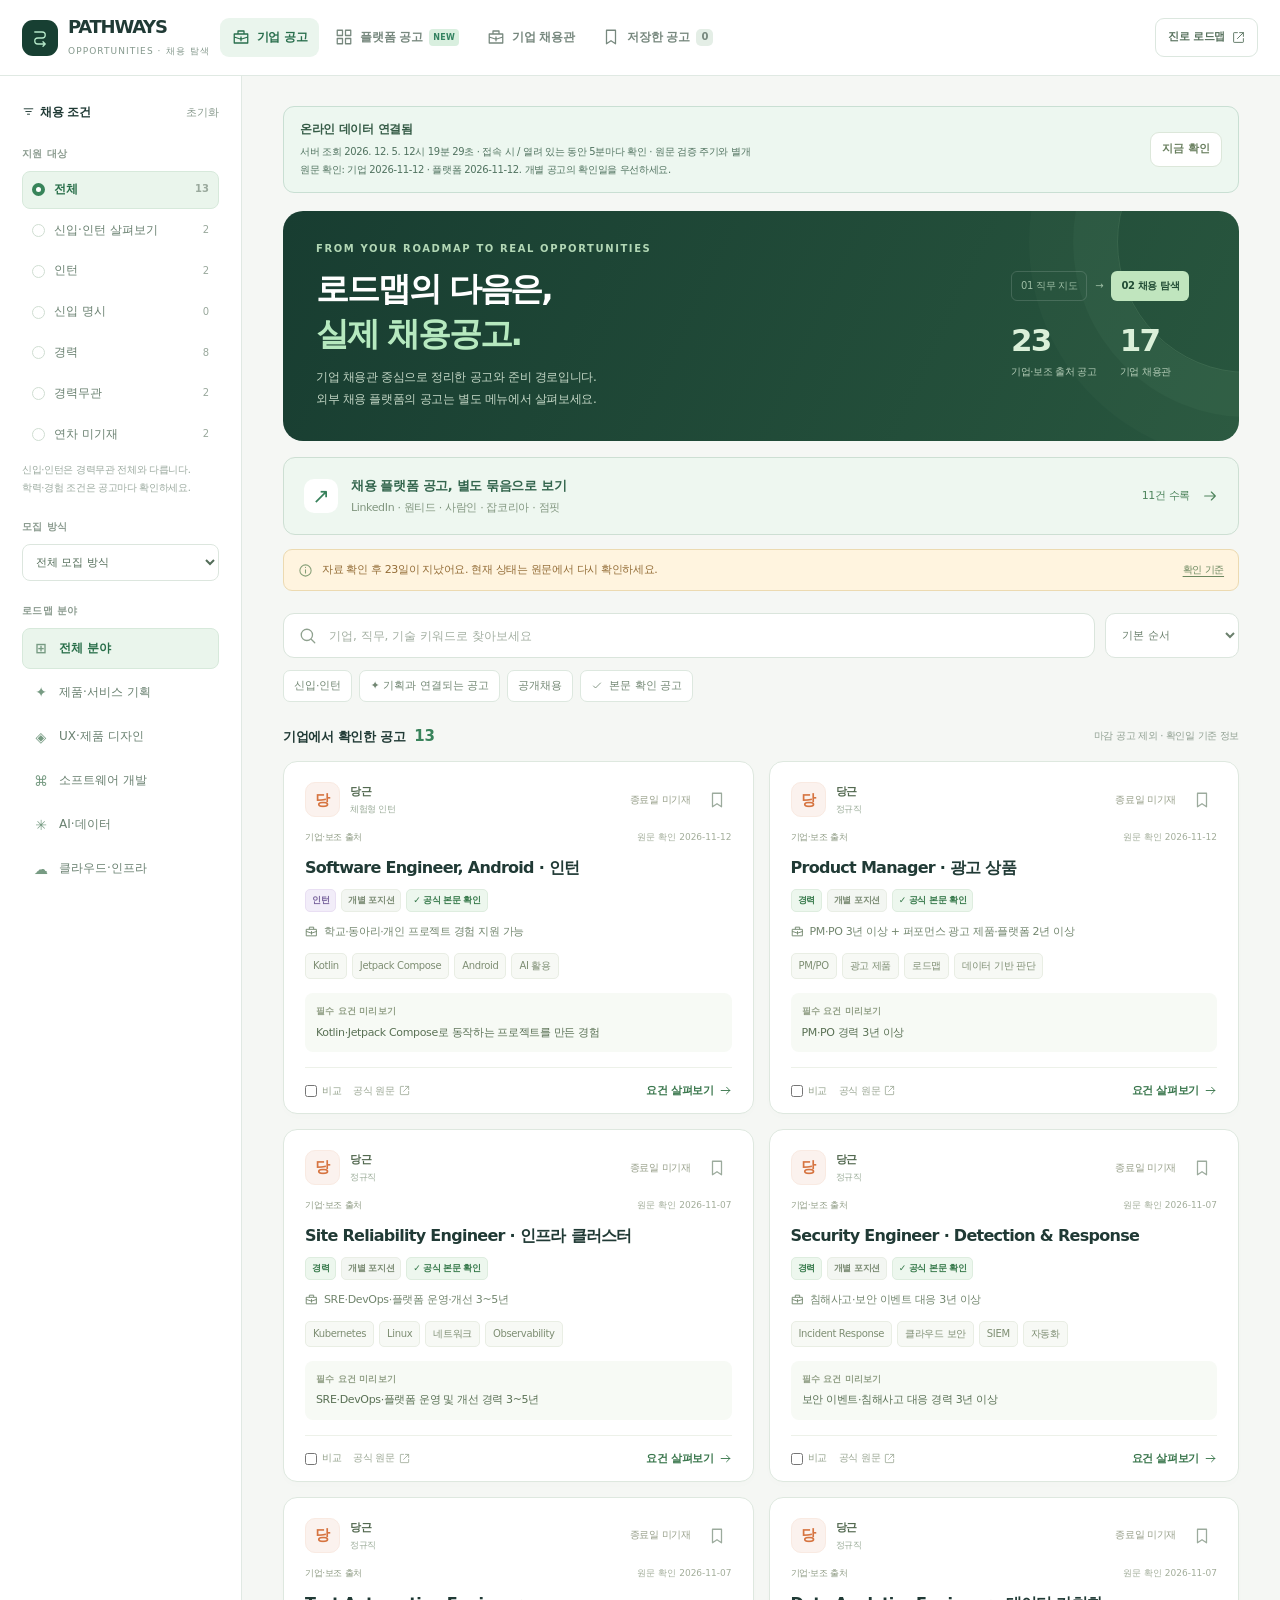
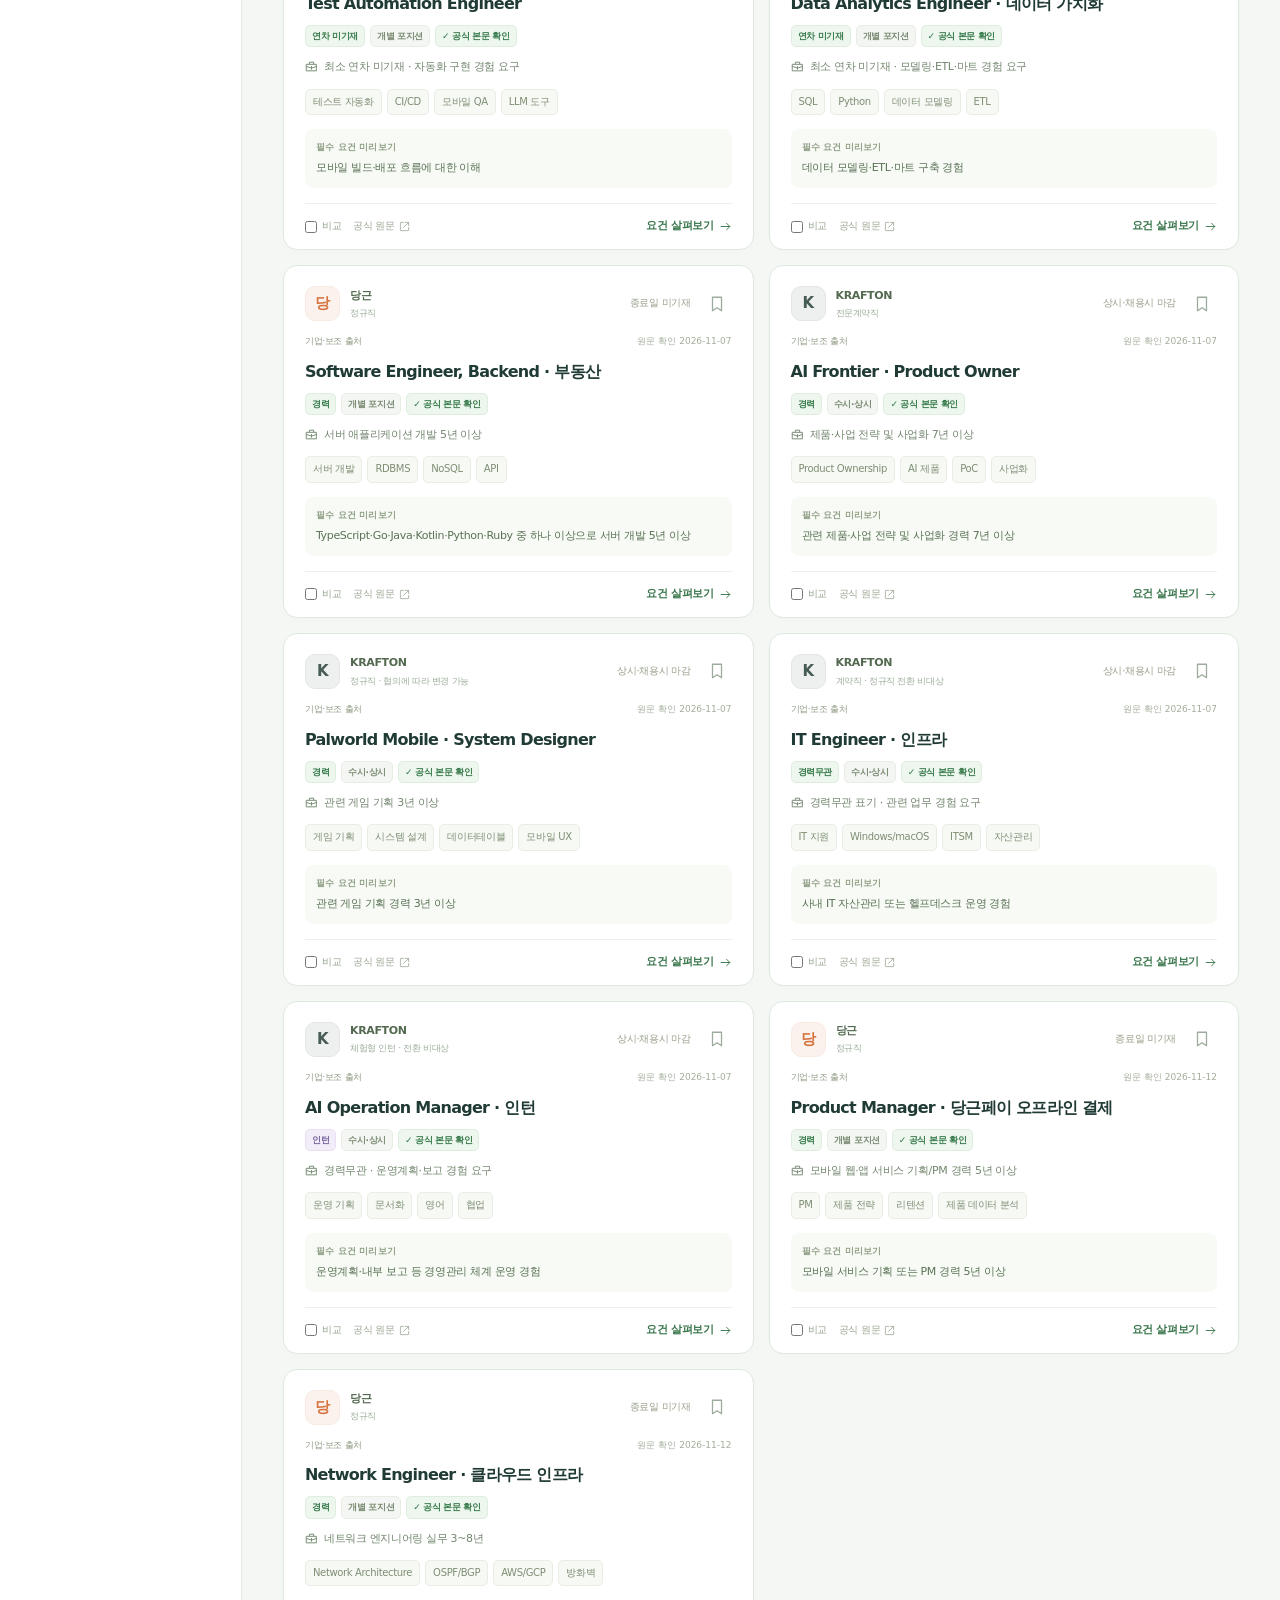
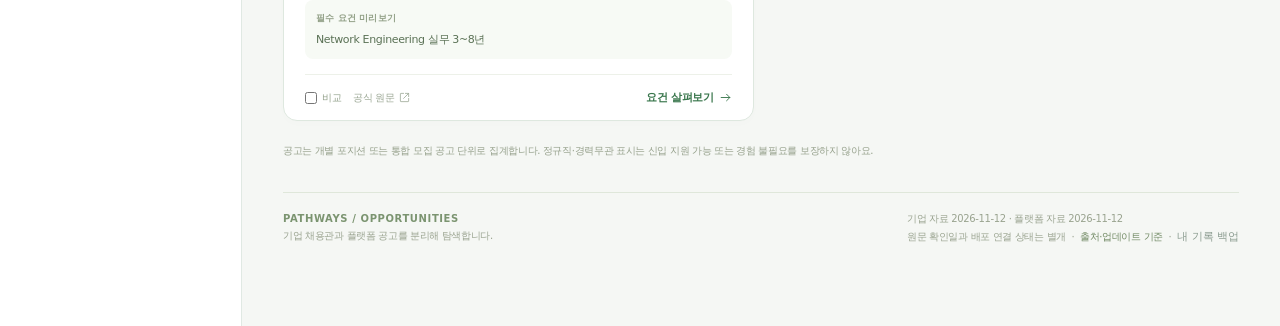
<file: docs/index.html>
<!doctype html><html lang="ko"><head><meta charset="utf-8">
<meta name="viewport" content="width=device-width,initial-scale=1"><meta name="color-scheme" content="light">
<meta name="description" content="PATHWAYS 채용 탐색 — 기업·플랫폼 공고, 실제 직무 로드맵, 온라인 데이터 연결판">
<title>PATHWAYS — 채용 탐색</title><style>:root{--ink:#203a35;--body:#40564f;--muted:#7c8d86;--line:#e0e9e3;--bg:#f5f7f4;--paper:#fff;--green:#23735b;--mint:#e9f5ed;--dark:#173f32;--amber:#9c732f;--font:-apple-system,BlinkMacSystemFont,'Apple SD Gothic Neo','Noto Sans CJK KR','Noto Sans KR','Malgun Gothic',system-ui,sans-serif}
*{box-sizing:border-box}html{scroll-behavior:smooth}body{margin:0;background:var(--bg);color:var(--ink);font:14px/1.65 var(--font);letter-spacing:-.025em}button,input,select,textarea{font:inherit}button,a,input,select,textarea{-webkit-tap-highlight-color:transparent}button{cursor:pointer}a{color:inherit;text-decoration:none}button{color:inherit}button:disabled{opacity:.45;cursor:not-allowed}button:focus-visible,a:focus-visible,input:focus-visible,select:focus-visible,textarea:focus-visible{outline:3px solid #82b89b;outline-offset:3px}[hidden]{display:none!important}h1,h2,h3,p{margin-top:0}h1{font-size:32px;line-height:1.3;font-weight:850;letter-spacing:-.06em}h2{font-size:19px;line-height:1.45;letter-spacing:-.045em}h3{font-size:14px;line-height:1.5}svg{display:block}.icon{width:18px;height:18px;fill:none;stroke:currentColor;stroke-width:1.7;stroke-linecap:round;stroke-linejoin:round;flex-shrink:0}.sr{position:absolute;width:1px;height:1px;overflow:hidden;clip:rect(0,0,0,0)}.skip{position:fixed;top:-80px;left:16px;z-index:200;background:var(--dark);color:white;padding:10px 14px;border-radius:8px}.skip:focus{top:10px}.topbar{height:76px;background:#fff;border-bottom:1px solid var(--line);display:flex;align-items:center;gap:28px;padding:0 32px;position:sticky;top:0;z-index:50}.brand{display:flex;align-items:center;gap:10px;min-width:210px}.brandmark{background:var(--dark);width:36px;height:36px;border-radius:11px;color:#b5e8c9;display:grid;place-items:center}.brand-name{font-size:18px;letter-spacing:-.07em;font-weight:900;line-height:1.15}.brand-sub{font-size:9px;color:#84988c;letter-spacing:.12em;display:block;margin-top:4px}.mainnav{display:flex;align-items:center;gap:4px;height:100%;flex:1}.navlink{display:flex;align-items:center;gap:7px;border:0;background:none;padding:10px 13px;border-radius:9px;font-size:12px;color:#77887e;font-weight:750;white-space:nowrap}.navlink.active{background:#eaf5ed;color:#286e4c}.navlink:hover{background:#f1f6f2}.navcount{font-size:10px;border-radius:5px;background:#e4eee6;padding:0 5px}.header-right{display:flex;align-items:center;gap:15px}.snapshot{font-size:10px;color:#809386;white-space:nowrap}.snapshot i{display:inline-block;width:6px;height:6px;border-radius:50%;background:#7fac89;margin-right:6px}.roadmap-top{padding:9px 12px;border:1px solid #dce7df;border-radius:9px;font-size:11px;display:flex;align-items:center;gap:7px;white-space:nowrap;color:#59735f;font-weight:750}.roadmap-top .icon{width:13px;height:13px}.shell{display:grid;grid-template-columns:242px minmax(0,1fr);min-height:calc(100vh - 76px)}.sidebar{background:#fff;border-right:1px solid var(--line);padding:27px 18px}.sidebar-inner{position:sticky;top:100px;max-height:calc(100vh - 120px);overflow:auto;scrollbar-width:thin;padding:0 4px 8px}.filter-head{display:flex;align-items:center;justify-content:space-between;margin:0 0 23px}.filter-head strong{font-size:12px;font-weight:800}.text-btn{border:0;padding:0;background:none;font-size:11px;color:#8b9c90}.text-btn:hover{color:var(--green)}.filter-group{margin:0 0 22px}.filter-group h3{font-size:10px;color:#8c9c90;letter-spacing:.04em;font-weight:800;margin:0 0 10px}.filter-option{width:100%;border:1px solid transparent;background:none;text-align:left;display:flex;align-items:center;gap:9px;border-radius:8px;padding:8px 9px;margin:3px 0;font-size:12px;color:#698070}.filter-option:hover{background:#f4f8f4}.filter-option.active{background:#eaf5ec;border-color:#d7e9db;color:#286e49;font-weight:800}.radio-dot{width:13px;height:13px;flex-shrink:0;border:1px solid #cfddd1;border-radius:50%;background:white}.active .radio-dot{border:4px solid #38845a}.filter-option .count{font-size:10px;margin-left:auto;color:#9aa99d}.filter-option .field-symbol{width:18px;text-align:center;font-size:14px;color:#779b83}.sidebar select,.control-select{width:100%;background:white;border:1px solid #dce6de;border-radius:8px;padding:10px 9px;font-size:11px;color:#536d59;outline:none}.check-toggle{display:flex;align-items:flex-start;gap:8px;font-size:11px;color:#708676;cursor:pointer;margin:11px 0}.check-toggle input{accent-color:var(--green);margin:3px 0 0}.side-caption{font-size:10px;color:#9aa99e;line-height:1.8;margin:8px 0}.side-note{margin-top:22px;padding:13px;background:#f6f8f2;border:1px solid #e8ecdf;border-radius:10px;font-size:10px;color:#899581;line-height:1.85}.side-note b{display:block;font-size:11px;color:#74856a;margin-bottom:4px}.side-tools{display:flex;gap:11px;margin-top:17px}.workspace{min-width:0;padding:30px clamp(22px,3.2vw,54px) 80px;max-width:1550px;width:100%;margin:auto}.eyebrow{font-size:10px;font-weight:850;letter-spacing:.16em;color:#588b6a}.hero{background:linear-gradient(115deg,#183d31,#28563e);color:#fff;border-radius:20px;padding:30px 33px;display:flex;align-items:center;justify-content:space-between;gap:24px;position:relative;overflow:hidden;min-height:212px}.hero:after{content:'';position:absolute;width:260px;height:260px;right:-140px;top:-100px;border:1px solid #acdeac25;border-radius:50%;box-shadow:0 0 0 44px #acdeac0a,0 0 0 88px #acdeac07;pointer-events:none}.hero .eyebrow{color:#b2d7b5}.hero h1{font-size:33px;margin:10px 0 11px;line-height:1.35;letter-spacing:-.065em}.hero h1 span{color:#b6e9bf}.hero p{font-size:12px;color:#c5d8c7;line-height:1.8;max-width:550px;margin:0}.hero-right{flex-shrink:0;z-index:1;min-width:195px}.journey{display:flex;align-items:center;gap:8px;font-size:10px;color:#9dbda4;margin-bottom:21px}.journey .pill{padding:6px 9px;border:1px solid #ffffff25;border-radius:6px;white-space:nowrap}.journey .current{background:#c0e5be;color:#214c35;border-color:transparent;font-weight:800}.hero-metrics{display:flex;gap:23px}.hero-metrics strong{font-size:31px;font-weight:850;line-height:1.2;display:block;letter-spacing:-.06em;color:#dbf0d9}.hero-metrics small{display:block;font-size:10px;margin-top:5px;color:#b5cdb8}.transparency{display:flex;align-items:center;gap:9px;font-size:11px;color:#7b8d77;background:#edf2e8;border:1px solid #e2e9db;border-radius:9px;padding:11px 14px;margin:14px 0 22px}.transparency .icon{width:15px;height:15px;color:#869f77}.transparency a{margin-left:auto;white-space:nowrap;color:#6c8860;font-size:10px;text-decoration:underline;text-underline-offset:3px}.transparency.stale{background:#fff4df;border-color:#ecdab1;color:#936c36}.toolbar{display:flex;align-items:center;gap:10px;margin-bottom:12px}.searchbox{display:flex;align-items:center;gap:10px;border:1px solid #dae5dc;background:#fff;border-radius:11px;padding:0 15px;flex:1;min-width:100px;height:45px;color:#8fa18f}.searchbox:focus-within{border-color:#8abd96;box-shadow:0 0 0 3px #71b68812}.searchbox input{border:0;background:none;outline:none;width:100%;font-size:12px;color:var(--ink);height:100%}.searchbox input::placeholder{color:#a4b0a3}.searchbox input:focus-visible{outline:none}.sort{width:auto;min-width:134px;height:45px;background:white;border:1px solid #dce6de;border-radius:10px;padding:0 12px;color:#6b806d;font-size:11px}.chips{display:flex;flex-wrap:wrap;gap:7px;margin:0 0 21px}.chip{border:1px solid #dde8df;border-radius:7px;background:#fff;color:#728773;font-size:11px;padding:6px 10px;display:inline-flex;align-items:center;gap:6px}.chip:hover{background:#ecf6ed;border-color:#c2ddc8}.chip.active{background:#e8f4e9;color:#297241;border-color:#b3d9bb}.chip .icon{width:12px;height:12px}.results-header{display:flex;align-items:center;justify-content:space-between;gap:10px;margin:0 0 13px;min-height:25px}.results-header strong{font-size:13px}.results-header strong span{color:#39835b;margin-left:5px;font-size:15px}.results-header small{font-size:10px;color:#8f9f91}.cards{display:grid;grid-template-columns:repeat(2,minmax(0,1fr));gap:15px}.job-card{background:#fff;border:1px solid #dee8df;border-radius:14px;padding:20px 21px 0;box-shadow:0 3px 9px #25452e03;display:flex;flex-direction:column;transition:border-color .15s,box-shadow .15s}.job-card:hover{border-color:#b9d4bd;box-shadow:0 9px 24px #25452e09}.job-card.partial{border-style:dashed}.job-card.archived{opacity:.73}.card-top{display:flex;align-items:center;gap:10px;margin-bottom:14px}.company-mark{background:color-mix(in srgb,var(--company) 9%,white);color:var(--company);border:1px solid color-mix(in srgb,var(--company) 15%,white);width:35px;height:35px;border-radius:10px;display:grid;place-items:center;font-size:15px;font-weight:900;letter-spacing:-.05em;flex-shrink:0}.company-meta{flex:1;min-width:0}.company-meta strong{font-size:11px;display:block;font-weight:800;color:#536950}.company-meta small{font-size:9px;color:#9bac99;display:block;margin-top:1px}.icon-btn{width:31px;height:31px;display:grid;place-items:center;border:1px solid transparent;background:none;border-radius:8px;color:#9cab9d;flex-shrink:0}.icon-btn:hover{border-color:#d9e6da;background:#f2f7f2;color:#397b4d}.icon-btn.on{color:#327a4c;background:#eaf5ec;border-color:#c6dfcc}.icon-btn.on svg{fill:#d5edda}.card-title{font-size:16px;line-height:1.5;font-weight:830;letter-spacing:-.045em;margin:0 0 9px}.card-title a:hover{color:#21804c}.card-badges{display:flex;flex-wrap:wrap;gap:5px;margin-bottom:11px}.badge{display:inline-flex;align-items:center;gap:4px;font-size:9px;line-height:1.6;font-weight:700;border-radius:5px;padding:3px 6px;background:#f3f6f2;color:#7c8c75;border:1px solid #e9eee5}.badge.green{color:#397b4d;background:#edf7ee;border-color:#deeddf}.badge.purple{color:#7a659e;background:#f2edf9;border-color:#e9dff3}.badge.amber{color:#a07936;background:#fcf6e8;border-color:#f0e5cc}.badge.gray{color:#89948c;background:#f1f3f1}.deadline{font-size:10px;color:#969e88;margin-left:auto;white-space:nowrap}.deadline.urgent{color:#a17a35}.deadline b{font-weight:850}.card-career{font-size:11px;color:#72866e;margin:0 0 12px;display:flex;gap:6px;align-items:start}.card-career .icon{width:13px;height:13px;margin-top:2px}.card-skills{display:flex;gap:5px;flex-wrap:wrap;margin-bottom:14px}.skill{font-size:10px;padding:4px 7px;background:#f7f9f5;border:1px solid #e9eee4;border-radius:5px;color:#7e8e73}.requirements-preview{font-size:11px;line-height:1.8;color:#5a7155;background:#f7faf5;border-radius:8px;padding:10px 11px;margin:0 0 15px;flex:1}.requirements-preview b{font-size:9px;color:#92a087;display:block;margin-bottom:3px;letter-spacing:.02em}.requirements-preview.partial-text{background:#fcf9f1;color:#9a895e}.card-foot{display:flex;align-items:center;gap:12px;padding:12px 0;border-top:1px solid #edf1e9;margin-top:auto;min-height:46px}.mini-check{display:flex;align-items:center;gap:5px;font-size:10px;color:#92a08a;cursor:pointer;white-space:nowrap}.mini-check input{margin:0;accent-color:#4b8754;width:12px;height:12px}.card-link{font-size:10px;color:#9aa693;display:flex;align-items:center;gap:4px}.card-link .icon{width:11px;height:11px}.card-more{margin-left:auto;font-size:11px;display:flex;align-items:center;gap:5px;font-weight:800;color:#39764c;white-space:nowrap}.card-more .icon{width:13px;height:13px}.empty{padding:45px 25px;text-align:center;background:#fff;border:1px dashed #ccddcd;border-radius:14px;grid-column:1/-1;color:#71846d}.empty .empty-icon{width:49px;height:49px;border-radius:15px;background:#edf5eb;color:#7da778;margin:0 auto 15px;display:grid;place-items:center}.empty h2{font-size:17px;margin-bottom:8px}.empty p{font-size:12px;max-width:420px;margin:0 auto 20px;line-height:1.9}.btn{display:inline-flex;align-items:center;justify-content:center;gap:7px;border:1px solid transparent;border-radius:9px;background:var(--green);color:white;padding:11px 15px;font-size:12px;font-weight:750;line-height:1.5;cursor:pointer}.btn:hover{background:#1d5e4b}.btn .icon{width:15px;height:15px}.btn.secondary{border-color:#d5e6d5;color:#467546;background:#eef6ea}.btn.secondary:hover{background:#e1efdd}.btn.outline{border-color:#dce7da;background:#fff;color:#6a8060}.btn.outline:hover{background:#f2f7ef}.btn.small{font-size:11px;padding:8px 11px}.btn.full{width:100%}.footnote{font-size:10px;color:#96a18c;line-height:1.9;margin-top:20px}.footer{margin-top:32px;padding-top:18px;border-top:1px solid #dfe7da;display:flex;justify-content:space-between;gap:15px;font-size:10px;color:#99a38f;flex-wrap:wrap}.footer a{color:#708963}.footer strong{font-size:10px;letter-spacing:.06em;color:#7b9470}.mobile-filter-toggle{display:none}.compare-dock{position:fixed;bottom:22px;left:calc(50% + 110px);transform:translateX(-50%);z-index:60;background:#173f2e;color:#e8f4e4;border:1px solid #28553a;box-shadow:0 12px 32px #213e2b36;border-radius:13px;padding:12px 15px;display:flex;align-items:center;gap:20px;min-width:350px;max-width:calc(100vw - 36px);font-size:12px}.compare-dock .btn{background:#d5eac8;color:#315c32;padding:9px 14px}.compare-dock .text-btn{color:#a9c39d}.toast{position:fixed;bottom:24px;left:50%;transform:translate(-50%,20px);background:#193e2b;color:white;border-radius:10px;padding:11px 18px;font-size:12px;max-width:calc(100vw - 32px);z-index:100;opacity:0;pointer-events:none;transition:opacity .2s,transform .2s;box-shadow:0 8px 25px #26462a2e}.toast.show{opacity:1;transform:translate(-50%,0)}.breadcrumbs{font-size:11px;color:#8da084;display:flex;gap:8px;align-items:center;margin-bottom:18px;flex-wrap:wrap}.breadcrumbs a{color:#6e8e63}.breadcrumbs .icon{width:12px;height:12px}.detail-hero{background:#fff;border:1px solid #dce8da;border-radius:17px;padding:27px 30px;margin-bottom:18px}.detail-company{display:flex;align-items:center;gap:10px;margin-bottom:16px;color:#6f875f;font-size:12px;font-weight:750}.detail-company .company-mark{width:40px;height:40px;font-size:18px}.detail-hero h1{font-size:29px;margin:0 0 15px;max-width:800px}.detail-hero .card-badges{margin-bottom:0}.detail-hero-actions{display:flex;gap:8px;flex-wrap:wrap;margin-top:19px}.detail-layout{display:grid;grid-template-columns:minmax(0,1fr) 285px;gap:18px;align-items:start}.detail-main{min-width:0;display:flex;flex-direction:column;gap:16px}.panel{background:white;border:1px solid #dfe8da;border-radius:13px;padding:23px}.panel h2{font-size:17px;margin:0 0 15px}.panel .section-no{font-size:10px;letter-spacing:.11em;color:#8ea47f;margin-bottom:5px;font-weight:800}.description{font-size:12px;color:#778a6c;line-height:1.9;margin-bottom:15px}.evidence-notice{font-size:12px;line-height:1.9;color:#7d8f6d;background:#f4f8ee;border:1px solid #e4edd9;padding:15px 18px;border-radius:11px;margin-bottom:18px}.evidence-notice.warn{color:#997b45;border-color:#eddfbf;background:#fcf7eb}.detail-work{margin:0;padding:0;list-style:none;counter-reset:work}.detail-work li{display:flex;gap:11px;padding:12px 0;border-bottom:1px solid #edf1e7;font-size:13px;color:#59724e;line-height:1.85}.detail-work li:first-child{padding-top:0}.detail-work li:last-child{border:0;padding-bottom:0}.detail-work li:before{counter-increment:work;content:counter(work,decimal-leading-zero);color:#96aa83;font-size:10px;font-weight:800;margin-top:3px;flex-shrink:0}.requirements-list{display:flex;flex-direction:column;gap:8px}.requirement{display:flex;align-items:flex-start;gap:11px;background:#f9fbf6;border:1px solid #eaf0e1;padding:12px;border-radius:9px;font-size:12px;color:#566e49;line-height:1.85;cursor:pointer}.requirement input{accent-color:#548e4c;flex-shrink:0;width:16px;height:16px;margin:3px 0 0}.requirement:has(input:checked){background:#eef7e7;border-color:#d5e8c9}.check-progress{display:flex;gap:10px;align-items:center;font-size:10px;color:#8fa57b;margin-bottom:12px}.check-progress progress{height:5px;flex:1;accent-color:#81b66a;max-width:140px}.simple-list{margin:0;padding-left:18px;color:#647e52;font-size:12px;line-height:1.95}.simple-list li{padding:3px 0}.detail-rail{position:sticky;top:96px;display:flex;flex-direction:column;gap:14px}.rail{padding:20px}.rail h3{font-size:12px;color:#5e7b4b;margin-bottom:15px}.fact{padding:10px 0;border-bottom:1px solid #edf1e5;font-size:12px;color:#5a724b}.fact:last-child{border:0}.fact small{display:block;font-size:10px;color:#92a17f;margin-bottom:3px}.fact b{font-weight:650}.rail-buttons{display:flex;flex-direction:column;gap:8px;margin-top:15px}.rail-note{font-size:10px;color:#95a487;line-height:1.85;margin:11px 0 0}.source{display:flex;gap:8px;padding:11px 0;border-bottom:1px solid #edf1e5;align-items:center;color:#668550;font-size:11px}.source:last-child{border:0}.source .icon{margin-left:auto;width:12px;height:12px}.source small{font-size:9px;color:#9eac90;display:block;margin-top:3px;word-break:break-all}.route-box{background:#f3f8ed;border:1px solid #e0ecd5;border-radius:10px;padding:16px;margin:13px 0}.route-box b{font-size:12px;color:#527a3c}.route-box p{font-size:12px;color:#7d9468;line-height:1.85;margin:6px 0 12px}.role-links{display:flex;flex-wrap:wrap;gap:7px}.role-link{border:1px solid #d8e8ca;background:#f9fcf5;color:#628545;border-radius:7px;padding:7px 10px;font-size:11px;display:inline-flex;gap:6px;align-items:center}.role-link .icon{width:11px;height:11px}.pipeline{display:flex;gap:7px;flex-wrap:wrap;align-items:center}.pipeline span{font-size:11px;background:#f6f9f1;border:1px solid #e6eddb;border-radius:6px;padding:7px 10px;color:#7a9063}.pipeline .icon{width:12px;height:12px;color:#a6b696}.note-input{width:100%;min-height:113px;border:1px solid #dce6d1;border-radius:9px;background:#fff;padding:12px;resize:vertical;line-height:1.8;font-size:12px;color:#536a41;outline:none}.note-input:focus{border-color:#a2c18a}.stage-select{width:100%;border:1px solid #dce6d1;border-radius:8px;padding:10px;color:#637e4b;background:white;font-size:12px}.page-title{margin-bottom:24px}.page-title h1{margin:7px 0 10px}.page-title p{font-size:13px;color:#809272;line-height:1.85;max-width:750px}.companies-grid{display:grid;grid-template-columns:repeat(3,minmax(0,1fr));gap:14px}.company-card{border:1px solid #dce7d4;border-radius:13px;background:white;padding:21px;display:flex;flex-direction:column}.company-card .company-mark{width:41px;height:41px;font-size:18px;margin-bottom:14px}.company-card h2{font-size:16px;margin-bottom:5px}.company-card p{font-size:11px;color:#889b77;line-height:1.85;margin-bottom:16px;flex:1}.company-card .skill{font-size:9px}.company-card .btn{margin-top:16px}.company-card small{color:#a3af96;font-size:10px;margin-top:9px}.company-tools{display:flex;gap:8px;flex-wrap:wrap;margin-bottom:23px}.compare-table-wrap{overflow:auto;border:1px solid #dce7d1;border-radius:14px;background:white}.compare-table{width:100%;border-collapse:collapse;table-layout:fixed;min-width:700px}.compare-table th,.compare-table td{padding:19px;border-right:1px solid #e9efdf;border-bottom:1px solid #e9efdf;vertical-align:top;text-align:left;line-height:1.9;font-size:12px;color:#6a8055}.compare-table tr>:last-child{border-right:0}.compare-table tr:last-child>*{border-bottom:0}.compare-table th:first-child{width:125px;background:#f8faf4;font-size:11px;color:#8c9e76;font-weight:700}.compare-table thead th{background:#f5f9ef}.compare-table h2{font-size:15px;margin:9px 0 12px;color:#456b35}.compare-table ul{padding-left:14px;margin:0;font-size:11px}.compare-table small{font-size:10px;color:#93a77b}.compare-table .remove{margin-top:12px;display:block}.saved-header{background:#eaf3e1;border:1px solid #d8e5cb;border-radius:13px;padding:19px 23px;display:flex;align-items:center;gap:22px;margin-bottom:22px;color:#739653;font-size:12px}.saved-header strong{font-size:25px;margin-right:6px;color:#4c7a30}.method-grid{display:grid;grid-template-columns:1fr 1fr;gap:17px}.method-grid .panel{height:100%}.method-grid p{font-size:12px;color:#7e906a;line-height:1.95}.settings-actions{display:flex;gap:8px;flex-wrap:wrap;margin-top:17px}.full-span{grid-column:1/-1}.instructions{font-size:12px;color:#78915f;line-height:1.95}.instructions code{font-size:11px;background:#eef4e6;border-radius:4px;padding:2px 5px;overflow-wrap:anywhere}.storage-warning{padding:10px 15px;border:1px solid #e5c4a8;background:#fff1df;border-radius:9px;font-size:11px;color:#986633;margin-bottom:14px}h1[tabindex='-1']:focus{outline:none}
@media(min-width:1700px){.cards{grid-template-columns:repeat(3,minmax(0,1fr))}.hero{min-height:220px}}
@media(max-width:1250px){.topbar{padding:0 23px;gap:12px}.brand{min-width:190px}.snapshot{display:none}.shell{grid-template-columns:218px minmax(0,1fr)}.sidebar{padding:25px 13px}.workspace{padding:27px 25px 80px}.hero{padding:26px}.hero h1{font-size:29px}.hero-right{min-width:170px}.journey{font-size:9px}.journey .pill{padding:6px}.detail-layout{grid-template-columns:minmax(0,1fr) 255px}.detail-hero h1{font-size:25px}.job-card{padding:18px 18px 0}.card-title{font-size:15px}.companies-grid{grid-template-columns:repeat(2,minmax(0,1fr))}.navlink{padding:9px 10px}.navlink .icon{display:none}}
@media(max-width:1020px){.hero-right{display:none}.detail-layout{grid-template-columns:1fr}.detail-rail{position:static;display:grid;grid-template-columns:1fr 1fr}.card-top{gap:7px}.company-meta small{font-size:8px}.card-foot{gap:9px}.header-right .roadmap-top{font-size:10px;padding:8px}.brand{min-width:175px}.cards{gap:12px}.workspace{padding:24px 21px 80px}.transparency{align-items:flex-start}.transparency a{display:none}.method-grid{grid-template-columns:1fr}.full-span{grid-column:auto}.compare-dock{left:calc(50% + 100px)}}
@media(max-width:820px){.shell{grid-template-columns:190px minmax(0,1fr)}.sidebar{padding:24px 10px}.cards{grid-template-columns:1fr}.hero h1{font-size:29px}.hero{padding:26px}.header-right{display:none}.topbar{padding:0 19px}.mainnav{justify-content:flex-end}.detail-rail{grid-template-columns:1fr}.company-card{padding:17px}.companies-grid{gap:11px}.saved-header{gap:13px;flex-wrap:wrap}.hero p{font-size:12px}.sort{min-width:110px;font-size:10px}.compare-dock{left:calc(50% + 80px)}}
@media(max-width:640px){.topbar{height:auto;min-height:70px;display:flex;flex-wrap:wrap;gap:7px;padding:13px 15px 10px}.brand{min-width:0;flex:1}.brandmark{width:31px;height:31px}.brand-name{font-size:16px}.brand-sub{font-size:8px}.header-right{display:flex}.header-right .roadmap-top{font-size:10px}.mainnav{order:3;width:100%;height:auto;justify-content:flex-start;gap:4px;margin-top:4px}.navlink{flex:1;justify-content:center;font-size:11px;padding:8px 6px}.shell{display:block}.sidebar{display:none}.sidebar.mobile-open{display:block;border-right:0;border-bottom:1px solid #dce7d4}.sidebar-inner{position:static;max-height:none;display:grid;grid-template-columns:1fr 1fr;gap:10px 18px}.filter-head{grid-column:1/-1;margin:0 0 5px}.filter-group{margin-bottom:10px}.filter-group.fields{grid-column:1/-1}.filter-fields{display:grid;grid-template-columns:1fr 1fr}.side-note,.side-tools{display:none}.workspace{padding:19px 15px 90px}.hero{padding:25px 23px;min-height:215px;border-radius:16px}.hero h1{font-size:30px;margin:10px 0 13px}.hero p{font-size:12px;max-width:320px}.transparency{font-size:10px;padding:10px 12px;margin-bottom:18px}.transparency .icon{width:13px;height:13px;margin-top:2px}.toolbar{gap:7px;flex-wrap:wrap}.searchbox{height:43px}.sort{height:37px;order:4;flex:1}.mobile-filter-toggle{display:inline-flex;height:37px;order:3;border:1px solid #dce6d2;background:#fff;padding:7px 12px;border-radius:8px;align-items:center;gap:7px;font-size:11px;color:#708660}.mobile-filter-toggle .icon{width:14px;height:14px}.toolbar .searchbox{flex-basis:100%}.chips{gap:5px;margin-bottom:18px}.chip{font-size:10px;padding:5px 8px}.results-header small{font-size:9px}.job-card{padding:19px 19px 0;border-radius:13px}.card-title{font-size:17px}.company-meta strong{font-size:12px}.company-meta small{font-size:9px}.requirements-preview{font-size:12px}.card-career{font-size:12px}.card-badges .badge{font-size:10px}.detail-hero{padding:23px 21px}.detail-hero h1{font-size:25px}.detail-hero-actions .btn{padding:10px 12px;font-size:11px}.panel{padding:21px}.detail-hero-actions .btn:first-child{width:100%}.detail-company{font-size:12px}.evidence-notice{font-size:11px;padding:13px 16px}.breadcrumbs{font-size:10px;margin-bottom:14px}.requirement{font-size:12px}.detail-work li{font-size:12px}.detail-layout{gap:14px}.rail{padding:21px}.page-title h1{font-size:27px}.page-title p{font-size:12px}.companies-grid{grid-template-columns:1fr 1fr;gap:9px}.company-card h2{font-size:14px}.company-card p{font-size:10px}.company-card{padding:16px 14px}.company-card .btn{font-size:10px;padding:9px 7px}.company-card .card-skills{display:none}.company-card .company-mark{width:36px;height:36px;font-size:15px}.compare-dock{left:50%;bottom:13px;gap:12px;min-width:0;width:calc(100% - 30px);padding:11px 13px}.compare-dock>span{flex:1;font-size:11px}.compare-dock .btn{padding:8px 11px;font-size:11px}.saved-header{padding:16px;font-size:11px}.saved-header strong{font-size:23px}.footer{display:block;line-height:2.1}.footer span{display:block}.method-grid{gap:13px}.company-tools{gap:6px}.company-tools .chip{font-size:10px}.check-progress{font-size:9px}.check-progress progress{max-width:75px}.toast{font-size:11px;width:max-content}.compare-table{min-width:760px}.compare-table th,.compare-table td{padding:14px}}
@media(prefers-reduced-motion:reduce){*{scroll-behavior:auto!important;transition:none!important}}
@media print{.topbar,.sidebar,.compare-dock,.toast,.footer,.detail-hero-actions,.rail-buttons,.mobile-filter-toggle,.toolbar,.chips{display:none!important}.shell{display:block}.workspace{max-width:none;padding:0}.detail-layout{display:block}.detail-rail{position:static}.panel,.detail-hero{break-inside:avoid;box-shadow:none}.cards{grid-template-columns:1fr 1fr}.job-card{break-inside:avoid}body{background:white}.hero{background:white;color:#193e2b;border:1px solid #ccc}.hero p,.hero h1 span,.hero .eyebrow{color:#193e2b}.hero-right{display:none}}

.filter-apply{display:none}@media(max-width:640px){.filter-apply{display:flex;grid-column:1/-1;width:100%;margin-bottom:10px}.mobile-filter-toggle{scroll-margin-top:130px}.toolbar{scroll-margin-top:130px}}
/* Keep the mobile brand and utility link on row one; navigation occupies row two. */
@media(max-width:640px){.topbar .brand{flex:1 1 165px;min-width:150px}.topbar .header-right{flex:0 0 auto}.topbar .mainnav{flex:0 0 100%;width:100%;min-width:0;order:3}.brand-name{white-space:nowrap}.brand-sub{white-space:nowrap}}

/* 2026-11-08 · Separate platform collection, preserving existing source views. */
.topbar{gap:18px}.brand{min-width:180px}.navlink{padding:10px 12px}.nav-new{font-size:8px;font-weight:850;letter-spacing:.04em;color:#338260;background:#d9efdf;padding:2px 4px;border-radius:4px}.snapshot{font-size:9px}.platform-callout{margin:16px 0 0;padding:17px 20px;border:1px solid #cddfd3;border-radius:12px;background:#eef7f0;display:flex;align-items:center;gap:13px;transition:background .15s}.platform-callout:hover{background:#e4f2e8}.callout-symbol{display:grid;place-items:center;flex-shrink:0;width:34px;height:34px;border-radius:10px;background:#fff;color:#37815b;font-size:21px}.platform-callout strong{display:block;font-size:13px;color:#33654d}.platform-callout small{display:block;font-size:11px;color:#81967f;margin-top:3px}.callout-end{display:flex;align-items:center;gap:12px;margin-left:auto;color:#4e845c;white-space:nowrap;font-size:11px}.callout-end .icon{width:16px;height:16px}.platform-hero{background:linear-gradient(118deg,#1c3c36,#315c4b)}.source-section-heading{display:flex;align-items:end;justify-content:space-between;gap:15px;margin:27px 0 14px}.source-section-heading .eyebrow{font-size:9px}.source-section-heading h2{margin:3px 0 0;font-size:20px}.source-section-heading>span{font-size:10px;color:#94a18d}.platform-tabs{display:flex;align-items:center;gap:7px;flex-wrap:wrap;margin-bottom:21px}.platform-tab{display:flex;align-items:center;gap:7px;border:1px solid #dbe5dd;background:#fff;border-radius:9px;padding:10px 12px;font-size:12px;color:#677e6e;min-height:44px;white-space:nowrap}.platform-tab b{font-size:10px;background:#f0f4ef;color:#8d9e89;padding:1px 5px;border-radius:5px;margin-left:3px}.platform-tab:hover{border-color:#a0c5ad;background:#f8fcf8}.platform-tab.active{border-color:#6fa989;background:#e8f4ec;color:#245f41;font-weight:800}.source-dot{display:inline-grid;place-items:center;width:23px;height:23px;background:color-mix(in srgb,var(--platform) 9%,white);color:var(--platform);border:1px solid color-mix(in srgb,var(--platform) 18%,white);border-radius:6px;font-weight:850;font-size:11px;flex-shrink:0}.card-source{display:flex;align-items:center;justify-content:space-between;gap:9px;margin:-1px 0 11px}.card-source>small{font-size:9px;color:#a2ad9a;letter-spacing:0}.platform-badge{display:inline-flex;align-items:center;gap:5px;font-size:10px;font-weight:750;white-space:nowrap;color:var(--platform)}.platform-badge>span{display:grid;place-items:center;min-width:19px;height:18px;padding:0 3px;border-radius:4px;background:color-mix(in srgb,var(--platform) 9%,white);font-size:9px}.source-origin{font-size:9px;color:#8f9c85}.detail-company{flex-wrap:wrap}.detail-company>.platform-badge{margin-left:4px}.platform-scope-note{display:flex;align-items:flex-start;gap:7px;font-size:10px;color:#8c997e;line-height:1.8;margin:-3px 0 19px}.platform-scope-note .icon{width:13px;height:13px;margin-top:3px}.platform-directory{padding:25px;margin-top:28px;background:#fff;border:1px solid #dde6d7;border-radius:14px}.directory-heading{display:flex;justify-content:space-between;gap:14px;align-items:center}.directory-heading h2{font-size:18px;margin:4px 0 7px}.directory-heading p{font-size:11px;color:#94a087;margin-bottom:17px}.directory-out{font-size:10px;color:#8fa080;display:flex;gap:5px;align-items:center;white-space:nowrap}.directory-out .icon{width:12px;height:12px}.platform-links{display:grid;grid-template-columns:repeat(5,minmax(0,1fr));gap:9px}.platform-directory-link{display:flex;align-items:center;gap:8px;padding:12px 10px;border:1px solid #e2e9dc;border-radius:9px;background:#fafcf8;min-width:0}.platform-directory-link:hover{background:#edf5e9;border-color:#becfaf}.platform-directory-link strong{font-size:11px;color:#58714a;display:block}.platform-directory-link small{font-size:9px;color:#9aaa8b;display:block}.platform-directory-link>.icon{margin-left:auto;width:11px;height:11px;flex-shrink:0;color:#8ea17d}.platform-guide{border-color:#c9ddcc;background:#f8fbf6}.platform-callout+.toolbar{margin-top:22px}
@media(max-width:1400px){.header-right .snapshot{display:none}.platform-links{grid-template-columns:repeat(3,minmax(0,1fr))}.topbar{gap:10px;padding-inline:22px}}
@media(max-width:1050px){.topbar{flex-wrap:wrap;height:auto;padding:13px 20px 10px;gap:7px}.brand{flex:1;min-width:160px}.mainnav{flex:0 0 100%;order:3;height:auto;justify-content:flex-start}.header-right{display:flex}.header-right .snapshot{display:none}.shell{min-height:calc(100vh - 105px)}.sidebar-inner,.detail-rail{top:126px}.detail-rail{max-height:none}.source-section-heading>span{display:none}.platform-tabs{gap:6px}.platform-tab{font-size:11px;padding:8px 10px}.platform-links{grid-template-columns:repeat(2,minmax(0,1fr))}}
@media(max-width:640px){.topbar{padding:12px 15px 9px}.mainnav{gap:3px;overflow-x:auto;scrollbar-width:none}.navlink{padding:8px 7px;font-size:10px;min-width:0;flex:0 0 auto}.navlink:last-child{margin-left:auto}.nav-new{font-size:7px;padding:1px 3px}.navcount{font-size:8px}.platform-hero{min-height:214px}.platform-hero h1{font-size:29px}.platform-callout{padding:14px 13px;gap:10px}.platform-callout strong{font-size:12px}.platform-callout small{font-size:9px}.callout-symbol{width:29px;height:29px}.callout-end{font-size:0;gap:0}.callout-end .icon{width:17px}.source-section-heading{margin-top:22px}.source-section-heading h2{font-size:19px}.platform-tabs{display:grid;grid-template-columns:repeat(3,minmax(0,1fr));gap:6px;margin-bottom:18px}.platform-tab{justify-content:center;padding:8px 5px;gap:5px;font-size:10px;min-height:40px}.platform-tab .source-dot{width:19px;height:19px;font-size:9px}.platform-tab b{margin-left:0;font-size:9px;padding-inline:4px}.card-source{margin-top:0}.card-source>small{font-size:9px}.platform-directory{padding:19px 17px}.directory-out{display:none}.platform-directory-link{padding:12px 9px}.platform-directory .eyebrow{font-size:9px}.platform-guide p{font-size:12px}.detail-company{gap:8px}.detail-company .deadline{font-size:9px}}
@media(max-width:360px){.navlink{font-size:9px;padding-inline:6px}.nav-new{display:none}.platform-tab .source-dot{display:none}.platform-tabs{grid-template-columns:repeat(3,minmax(0,1fr))}.platform-directory-link .source-dot{display:none}}

.live-status{display:flex;align-items:center;gap:13px;border:1px solid #c9dfd3;border-radius:11px;padding:13px 16px;margin-bottom:18px;background:#edf7f0;color:#365c47;font-size:12px}.live-status.warning{background:#fff7e6;border-color:#eadbb9;color:#806432}.live-status strong{display:block;font-size:12px}.live-status small{display:block;font-size:10px;line-height:1.8;opacity:.85;margin-top:3px}.live-status .btn{margin-left:auto;flex-shrink:0}.loading-shell{max-width:620px;margin:12vh auto;padding:28px;border:1px solid #dae7de;border-radius:18px;background:white}.loading-shell p{color:#66806f}@media(max-width:640px){.live-status{align-items:flex-start;flex-wrap:wrap}.live-status .btn{margin-left:0}.loading-shell{margin:10vh 15px}}
</style></head><body>
<div id="app"><main class="loading-shell"><h1>PATHWAYS</h1><p>채용 데이터를 확인하고 있어요.</p></main></div>
<div id="dock"></div><div id="toast" class="toast" role="status" aria-live="polite"></div>
<input id="import-input" type="file" accept="application/json,.json" hidden>
<noscript>검색·비교와 데이터 동기화에는 JavaScript가 필요합니다.</noscript>
<script type="application/json" id="site-data">{"schemaVersion": 1, "updatedAt": "2026-11-12", "coverage": "국내 컴퓨터공학 연관 직무 표본 · 전수조사 아님", "tracks": [{"id": "product", "name": "제품·서비스 기획", "icon": "✦"}, {"id": "ux", "name": "UX·제품 디자인", "icon": "◈"}, {"id": "software", "name": "소프트웨어 개발", "icon": "⌘"}, {"id": "ai", "name": "AI·데이터", "icon": "✳"}, {"id": "cloud", "name": "클라우드·인프라", "icon": "☁"}, {"id": "security", "name": "정보보안", "icon": "⬡"}, {"id": "embedded", "name": "임베디드·로봇", "icon": "⚙"}, {"id": "hardware", "name": "반도체·하드웨어", "icon": "▣"}, {"id": "game", "name": "게임·그래픽", "icon": "◇"}, {"id": "qa", "name": "QA·테스트", "icon": "✓"}, {"id": "consult", "name": "IT 컨설팅·솔루션", "icon": "↗"}, {"id": "research", "name": "연구·학계", "icon": "∑"}], "roles": [{"id": "service-planner", "track": "product", "name": "서비스 기획자"}, {"id": "product-manager", "track": "product", "name": "제품 매니저 · PM"}, {"id": "product-owner", "track": "product", "name": "프로덕트 오너 · PO"}, {"id": "project-manager", "track": "product", "name": "IT 프로젝트 매니저"}, {"id": "technical-product", "track": "product", "name": "기술 제품 매니저 · PO"}, {"id": "technical-program", "track": "product", "name": "기술 프로그램 매니저 · TPM"}, {"id": "business-analyst", "track": "product", "name": "IT 비즈니스 분석가 · BA"}, {"id": "ai-pm", "track": "product", "name": "AI 서비스·제품 기획자"}, {"id": "product-designer", "track": "ux", "name": "프로덕트 디자이너"}, {"id": "ux-researcher", "track": "ux", "name": "UX 리서처"}, {"id": "ux-engineer", "track": "ux", "name": "UX 엔지니어"}, {"id": "ux-writer", "track": "ux", "name": "UX 라이터"}, {"id": "frontend", "track": "software", "name": "프론트엔드 개발자"}, {"id": "backend", "track": "software", "name": "백엔드 개발자"}, {"id": "fullstack", "track": "software", "name": "풀스택 개발자"}, {"id": "android", "track": "software", "name": "안드로이드 개발자"}, {"id": "ios", "track": "software", "name": "iOS 개발자"}, {"id": "system-dev", "track": "software", "name": "시스템 소프트웨어 개발자"}, {"id": "data-analyst", "track": "ai", "name": "데이터 분석가"}, {"id": "analytics-engineer", "track": "ai", "name": "분석 엔지니어"}, {"id": "data-engineer", "track": "ai", "name": "데이터 엔지니어"}, {"id": "data-scientist", "track": "ai", "name": "데이터 사이언티스트"}, {"id": "ml-engineer", "track": "ai", "name": "머신러닝 엔지니어"}, {"id": "ai-app", "track": "ai", "name": "AI 응용서비스 개발자"}, {"id": "mlops", "track": "ai", "name": "MLOps · AI 플랫폼 엔지니어"}, {"id": "cloud-engineer", "track": "cloud", "name": "클라우드 엔지니어"}, {"id": "devops", "track": "cloud", "name": "DevOps 엔지니어"}, {"id": "sre", "track": "cloud", "name": "사이트 신뢰성 엔지니어 · SRE"}, {"id": "platform", "track": "cloud", "name": "플랫폼 엔지니어"}, {"id": "system-admin", "track": "cloud", "name": "시스템 · 네트워크 엔지니어"}, {"id": "dba", "track": "cloud", "name": "데이터베이스 관리자 · DBA"}, {"id": "security-engineer", "track": "security", "name": "보안 엔지니어"}, {"id": "soc-analyst", "track": "security", "name": "보안관제 · 침해대응 분석가"}, {"id": "pentester", "track": "security", "name": "모의해킹 · 취약점 진단 전문가"}, {"id": "appsec", "track": "security", "name": "애플리케이션 보안 엔지니어"}, {"id": "cloud-security", "track": "security", "name": "클라우드 보안 엔지니어"}, {"id": "security-grc", "track": "security", "name": "정보보호 정책 · GRC 담당자"}, {"id": "firmware", "track": "embedded", "name": "펌웨어 개발자"}, {"id": "embedded-linux", "track": "embedded", "name": "임베디드 Linux · BSP 개발자"}, {"id": "robotics", "track": "embedded", "name": "로봇 소프트웨어 엔지니어"}, {"id": "iot", "track": "embedded", "name": "IoT 소프트웨어 엔지니어"}, {"id": "automotive-sw", "track": "embedded", "name": "차량 임베디드 SW 개발자"}, {"id": "rtl", "track": "hardware", "name": "디지털 회로 · RTL 설계 엔지니어"}, {"id": "verification", "track": "hardware", "name": "반도체 설계 검증 엔지니어"}, {"id": "fpga", "track": "hardware", "name": "FPGA 엔지니어"}, {"id": "soc", "track": "hardware", "name": "SoC 설계 · 통합 엔지니어"}, {"id": "game-designer", "track": "game", "name": "게임 기획자"}, {"id": "game-client", "track": "game", "name": "게임 클라이언트 개발자"}, {"id": "game-server", "track": "game", "name": "게임 서버 개발자"}, {"id": "graphics", "track": "game", "name": "그래픽스 · 렌더링 엔지니어"}, {"id": "technical-artist", "track": "game", "name": "테크니컬 아티스트 · TA"}, {"id": "qa-engineer", "track": "qa", "name": "QA 엔지니어"}, {"id": "test-automation", "track": "qa", "name": "테스트 자동화 엔지니어 · SDET"}, {"id": "performance-test", "track": "qa", "name": "성능 테스트 엔지니어"}, {"id": "it-consultant", "track": "consult", "name": "IT · 디지털 전환 컨설턴트"}, {"id": "it-strategy", "track": "consult", "name": "IT 전략 · 기획 담당자"}, {"id": "solution-engineer", "track": "consult", "name": "솔루션 엔지니어 · 프리세일즈"}, {"id": "solution-architect", "track": "consult", "name": "솔루션 아키텍트"}, {"id": "erp-consultant", "track": "consult", "name": "ERP 컨설턴트 · 개발자"}, {"id": "it-support", "track": "consult", "name": "기술지원 · IT 지원 엔지니어"}, {"id": "product-ops", "track": "consult", "name": "프로덕트 운영 · 운영기획"}, {"id": "ai-researcher", "track": "research", "name": "AI 연구원"}, {"id": "systems-researcher", "track": "research", "name": "컴퓨터 시스템 연구원"}, {"id": "hci-researcher", "track": "research", "name": "HCI · 사용자 경험 연구원"}], "companies": [{"id": "naver", "name": "NAVER", "mark": "N", "color": "#198549", "url": "https://recruit.navercorp.com/rcrt/list.do", "tracks": ["product", "software", "ai", "research"], "description": "서비스 기획, 소프트웨어, AI·연구 분야를 찾아보세요."}, {"id": "webtoon", "name": "네이버웹툰", "mark": "W", "color": "#16805a", "url": "https://recruit.webtoonscorp.com/", "tracks": ["product", "ux", "software", "ai"], "description": "콘텐츠 서비스, 제품 기획, 개발·디자인 공고를 찾아보세요."}, {"id": "labs", "name": "NAVER LABS", "mark": "NL", "color": "#4e6078", "url": "https://recruit.naverlabs.com/rcrt/list.do", "tracks": ["embedded", "hardware", "ai", "research", "software"], "description": "로보틱스, 임베디드, 비전·AI 연구 직무를 찾아보세요."}, {"id": "daangn", "name": "당근", "mark": "당", "color": "#d67440", "url": "https://careers.daangn.com/jobs/", "tracks": ["product", "ux", "software", "ai", "cloud", "security", "qa"], "description": "제품별 PM·개발·디자인과 플랫폼 직무를 찾아보세요."}, {"id": "krafton", "name": "KRAFTON", "mark": "K", "color": "#455b54", "url": "https://job-boards.greenhouse.io/krafton", "tracks": ["game", "product", "ai", "research", "cloud", "consult"], "description": "게임, AI, 제품·사업, IT 지원 공고를 찾아보세요."}, {"id": "ahnlab", "name": "안랩", "mark": "A", "color": "#4772c5", "url": "https://ahnlab.recruiter.co.kr/career/home", "tracks": ["security", "software", "qa", "cloud", "consult", "ai"], "description": "보안 제품 개발, 분석, QA·기술지원 분야를 찾아보세요."}, {"id": "biztech", "name": "비즈테크아이", "mark": "B", "color": "#a34a65", "url": "https://careers.lg.com/apply/detail?id=1002344", "tracks": ["consult", "software", "cloud"], "description": "LG Careers의 해당 기업 공고에서 세부 모집직무를 확인하세요."}, {"id": "sk", "name": "SK하이닉스", "mark": "SK", "color": "#b5554a", "url": "https://www.skcareers.com/", "tracks": ["hardware", "embedded", "software", "cloud"], "description": "그룹 채용관에서 SK하이닉스 법인·직무를 선택하세요."}, {"id": "samsung", "name": "삼성", "mark": "S", "color": "#42619a", "url": "https://www.samsungcareers.com/", "tracks": ["hardware", "software", "embedded", "research"], "description": "계열사별 SW·반도체·연구 분야와 모집시기를 확인하세요."}, {"id": "lg", "name": "LG", "mark": "LG", "color": "#a34a65", "url": "https://careers.lg.com/", "tracks": ["software", "embedded", "hardware", "research", "consult"], "description": "계열사별 공고를 검색하고 지원자격을 따로 확인하세요."}, {"id": "kakao", "name": "카카오", "mark": "k", "color": "#9a8324", "url": "https://careers.kakao.com/jobs", "tracks": ["product", "ux", "software", "ai"], "description": "제품 기획, 개발·데이터·AI 직무를 찾아보세요."}, {"id": "kakaobank", "name": "카카오뱅크", "mark": "kb", "color": "#837532", "url": "https://recruit.kakaobank.com/jobs", "tracks": ["product", "software", "ai", "security"], "description": "금융 서비스 기획, 기술·보안 분야를 찾아보세요."}, {"id": "toss", "name": "토스", "mark": "t", "color": "#487dcc", "url": "https://toss.im/career/jobs", "tracks": ["product", "ux", "software", "ai", "security"], "description": "법인과 직무를 나누어 실제 모집요건을 확인하세요."}, {"id": "rebellions", "name": "리벨리온", "mark": "R", "color": "#555a77", "url": "https://rebellions.ai/careers/", "tracks": ["hardware", "embedded", "software", "ai"], "description": "NPU 설계·검증, 컴파일러, 임베디드 분야를 찾아보세요."}, {"id": "nexon", "name": "넥슨", "mark": "NX", "color": "#548278", "url": "https://careers.nexon.com/", "tracks": ["game", "software", "ux", "qa", "ai"], "description": "게임 기획·개발과 UX·QA 공고를 찾아보세요."}, {"id": "autoever", "name": "현대오토에버", "mark": "H", "color": "#456f90", "url": "https://career.hyundai-autoever.com/ko/apply", "tracks": ["consult", "software", "embedded", "cloud", "security"], "description": "기업 IT, 차량 SW, 스마트팩토리·클라우드 직무를 찾아보세요."}, {"id": "navercloud", "name": "NAVER Cloud", "mark": "NC", "color": "#26866c", "url": "https://recruit.navercloudcorp.com/", "tracks": ["cloud", "ai", "consult", "security"], "description": "클라우드 기술, B2B 솔루션, AI 서비스 분야를 찾아보세요."}, {"id": "pfct", "name": "피에프씨테크놀로지스", "mark": "P", "color": "#526ba6", "tracks": ["product", "ai"], "url": "https://recruit.wanted.co.kr/wd/388601", "description": "플랫폼 공고에서 확인한 기업입니다. 공식 채용관 목록과 분리됩니다.", "platformOnly": true}, {"id": "beringlab", "name": "베링랩", "mark": "B", "color": "#687599", "tracks": ["product", "consult"], "url": "https://recruit.wanted.co.kr/wd/382375", "description": "플랫폼 공고에서 확인한 기업입니다. 공식 채용관 목록과 분리됩니다.", "platformOnly": true}, {"id": "vlast", "name": "블래스트", "mark": "V", "color": "#7466a3", "tracks": ["product", "game"], "url": "https://recruit.wanted.co.kr/wd/391271", "description": "플랫폼 공고에서 확인한 기업입니다. 공식 채용관 목록과 분리됩니다.", "platformOnly": true}, {"id": "wishist", "name": "위시스트", "mark": "W", "color": "#4c8a72", "tracks": ["ux", "product"], "url": "https://recruit.wanted.co.kr/wd/390681", "description": "플랫폼 공고에서 확인한 기업입니다. 공식 채용관 목록과 분리됩니다.", "platformOnly": true}, {"id": "tpc", "name": "티피씨 · LIKEY", "mark": "T", "color": "#7272ab", "tracks": ["product"], "url": "https://m.saramin.co.kr/job-search/view?cn=job-industry&cns=recently-list&rec_idx=55374613&referNonce=&t_category=job_recruit&t_content=generic", "description": "플랫폼 공고에서 확인한 기업입니다. 공식 채용관 목록과 분리됩니다.", "platformOnly": true}, {"id": "coswill", "name": "코스윌", "mark": "C", "color": "#628079", "tracks": ["product"], "url": "https://www.jobkorea.co.kr/Recruit/GI_Read/50286095", "description": "플랫폼 공고에서 확인한 기업입니다. 공식 채용관 목록과 분리됩니다.", "platformOnly": true}, {"id": "runningpoint", "name": "러닝포인트", "mark": "R", "color": "#487c69", "tracks": ["software"], "url": "https://jumpit.saramin.co.kr/position/55424525", "description": "플랫폼 공고에서 확인한 기업입니다. 공식 채용관 목록과 분리됩니다.", "platformOnly": true}, {"id": "datadriven", "name": "데이터드리븐", "mark": "D", "color": "#647aa4", "tracks": ["software", "ai"], "url": "https://jumpit.saramin.co.kr/position/55361658", "description": "플랫폼 공고에서 확인한 기업입니다. 공식 채용관 목록과 분리됩니다.", "platformOnly": true}, {"id": "hopae", "name": "Hopae", "mark": "H", "color": "#566e91", "tracks": ["software", "cloud"], "url": "https://kr.linkedin.com/jobs/view/software-engineer-at-hopae-4471598033", "description": "플랫폼 공고에서 확인한 기업입니다. 공식 채용관 목록과 분리됩니다.", "platformOnly": true}, {"id": "wantedlab", "name": "원티드랩", "mark": "WL", "color": "#4f6dad", "url": "https://recruit.wanted.co.kr/wd/389501", "tracks": ["product", "ai"], "description": "원티드 플랫폼 공고에서 발견한 기업입니다. 공식 채용관과 분리하여 표시합니다.", "platformOnly": true}], "jobs": [{"id": "webtoon-cuts", "company": "webtoon", "title": "Cuts Make 기획 · 체험형 인턴", "tracks": ["product", "ai", "qa"], "roles": ["service-planner", "ai-pm", "qa-engineer"], "url": "https://recruit.navercorp.com/rcrt/view.do?annoId=30005644&lang=ko", "levels": ["intern", "junior"], "method": "individual", "employment": "체험형 인턴", "experience": "신입", "education": "학력 조건 별도 확인", "location": "성남 · 정자동 그린팩토리", "term": "3개월 이상 · 협의 시 최대 6개월", "deadline": "2026-11-08T23:59:00+09:00", "deadlinePrecision": "minute", "starts": "2026-10-29", "verifiedAt": "2026-11-07", "verification": "detail", "archived": true, "responsibilities": ["생성 모델의 품질을 평가하고 기능·사용성을 검증합니다.", "숏폼 트렌드와 사용자 반응을 조사하고 템플릿·콘텐츠를 기획합니다."], "required": ["숏폼을 직접 제작하거나 TikTok·Reels·Shorts 등을 활발히 이용한 경험", "AI 기술·서비스에 대한 기본 이해와 관심", "테스트 시트를 체계적으로 설계하고 결과 데이터를 분석하는 역량", "최소 3개월, 주 5일 전일제 근무 가능"], "preferred": ["생성형 AI 및 CapCut·Premiere 등 영상 제작 도구 사용 경험", "웹툰·애니메이션·팬덤 문화와 AI 숏폼 제작 흐름에 대한 이해"], "documents": ["온라인 지원서 · 세부 첨부항목은 지원 페이지 확인"], "process": ["서류 검토", "실무 인터뷰"], "skills": ["서비스 기획", "AI 이해", "QA", "데이터 분석"], "note": "정규직 전환과 연계되지 않는 체험형 인턴입니다. 2026년 11월 입사 예정이며 조기 마감·기간 연장 가능성이 있습니다. 원문에서 과거 확인한 접수 마감시각(2026-11-08 23:59 KST)이 지났으므로 마감·이력 참고용으로 분류했습니다. 11월 12일 원문 재열람에는 실패하여 연장·재게시 여부는 미확인입니다.", "sources": [{"label": "기업 공식 채용공고", "url": "https://recruit.navercorp.com/rcrt/view.do?annoId=30005644&lang=ko", "kind": "official"}], "prep": [{"title": "기획과 검증을 함께 보여주기", "text": "숏폼 제작 흐름을 분석하고, 기능 가설 → 테스트 시트 → 개선 제안의 짧은 사례를 정리해보세요.", "role": "service-planner"}], "lastCheckAttempt": "2026-11-12", "recheckStatus": "원문 접근 불가 · 기재된 마감일 경과"}, {"id": "naver-translation", "company": "naver", "title": "음성번역 품질 평가·멀티모달 번역 연구 인턴", "tracks": ["ai", "research"], "roles": ["ai-researcher", "ml-engineer"], "url": "https://recruit.navercorp.com/rcrt/view.do?annoId=30005652&lang=ko", "levels": ["intern", "junior"], "method": "individual", "employment": "체험형 인턴", "experience": "신입", "education": "학력 조건 별도 확인", "location": "근무지 원문 확인", "term": "2026.12.14 ~ 2027.03.05 · 전일제", "deadline": "2026-11-13T18:00:00+09:00", "deadlinePrecision": "minute", "starts": "2026-11-05", "verifiedAt": "2026-11-07", "verification": "detail", "archived": false, "responsibilities": ["LLM 기반 번역 평가 또는 화면 정보를 활용한 번역 연구 중 한 프로젝트에 참여합니다.", "실험 결과를 분석하고 평가 방식의 한계와 개선 방향을 정리합니다."], "required": ["Python으로 데이터 처리·간단한 실험 코드를 작성할 수 있는 역량", "기계번역·LLM 평가·멀티모달 분야 중 하나 이상에 대한 관심", "영어 논문·기술 문서를 읽고 핵심을 정리하는 능력", "명시된 인턴 기간에 주 5일 전일제 근무 가능"], "preferred": ["LLM 프롬프트·평가 또는 음성·번역 프로젝트 경험", "OCR·VLM, 통계·상관분석, 연구·대회 참여 경험"], "documents": [], "process": ["서류", "코딩 테스트", "직무 인터뷰", "합격", "인턴십"], "skills": ["Python", "LLM 평가", "실험 설계", "논문 읽기"], "note": "프로젝트별 세부 과제는 원문을 확인하세요. 체험형 인턴이며 조기 마감될 수 있습니다.", "sources": [{"label": "기업 공식 채용공고", "url": "https://recruit.navercorp.com/rcrt/view.do?annoId=30005652&lang=ko", "kind": "official"}], "prep": [{"title": "작지만 재현 가능한 평가 실험", "text": "평가 기준·샘플 데이터·실험 코드·오류 분석이 한 흐름으로 보이는 저장소를 정리해보세요.", "role": "ai-researcher"}]}, {"id": "naver-ai-pm", "company": "naver", "title": "AI 에이전트 프로덕트 기획 및 전략", "tracks": ["product", "ai"], "roles": ["ai-pm", "technical-product", "product-manager"], "url": "https://recruit.navercorp.com/rcrt/view.do?annoId=30005640", "levels": ["experienced"], "method": "individual", "employment": "정규직", "experience": "경력 · 최소 연차 미기재", "education": "학력 조건 별도 확인", "location": "근무지 원문 확인", "term": "공고 확인 필요", "deadline": "2026-11-12T10:00:00+09:00", "deadlinePrecision": "minute", "starts": "2026-11-03", "verifiedAt": "2026-11-07", "verification": "detail", "archived": true, "responsibilities": ["의료 AI 서비스의 사용자 문제, 우선순위와 제품 로드맵을 정의합니다.", "연구·개발·디자인 조직과 협업하고 로그·KPI·AI 응답 품질을 개선합니다."], "required": ["AI·LLM 서비스의 기획부터 출시까지 참여한 경험", "모호한 문제를 구현 가능한 명세로 구체화하는 능력", "리서치·데이터 기반 의사결정과 빠른 가설 검증 경험", "연구자·엔지니어와 목표 및 실행을 조율하는 역량"], "preferred": ["헬스케어 서비스 또는 PM·PO 경험", "LLM·RAG·에이전트 설계·평가, SQL 분석, AI 프로토타이핑 경험"], "documents": [], "process": [], "skills": ["제품 기획", "LLM", "KPI", "기술 협업"], "note": "공식 공고의 여러 모집영역 중 「AI 에이전트 프로덕트 기획 및 전략」을 요약했습니다. 다른 하위 직무의 요건과 혼합하지 않았습니다. 원문에서 과거 확인한 접수 마감시각(2026-11-12 10:00 KST)이 지났으므로 마감·이력 참고용으로 분류했습니다. 11월 12일 원문 재열람에는 실패하여 연장·재게시 여부는 미확인입니다.", "sources": [{"label": "기업 공식 채용공고", "url": "https://recruit.navercorp.com/rcrt/view.do?annoId=30005640", "kind": "official"}], "prep": [{"title": "AI 기획의 의사결정 근거 만들기", "text": "사용자 문제, 기능 우선순위, 응답 품질 평가, 출시 후 지표를 연결해 케이스 스터디를 정리해보세요.", "role": "ai-pm"}], "lastCheckAttempt": "2026-11-12", "recheckStatus": "원문 접근 불가 · 기재된 마감일 경과"}, {"id": "daangn-design", "company": "daangn", "title": "Product Designer 인턴 · 커뮤니티", "tracks": ["ux", "product"], "roles": ["product-designer", "ux-researcher"], "url": "https://careers.daangn.com/jobs/role/8045891003/", "levels": ["intern"], "method": "individual", "employment": "체험형 인턴", "experience": "인턴 · 프로젝트 경험 요구", "education": "학력 조건 별도 확인", "location": "근무지 원문 확인", "term": "3개월 · 평가에 따라 3개월 연장 가능", "deadline": "2026-11-15T23:59:00+09:00", "deadlinePrecision": "minute", "starts": null, "verifiedAt": "2026-11-12", "verification": "detail", "archived": false, "responsibilities": ["커뮤니티 제품의 UX·UI를 설계하고 사용자 문제를 찾습니다.", "정성·정량 근거로 가설을 검증하며 제품팀과 개선을 진행합니다."], "required": ["사이드 프로젝트 출시 및 사용자 피드백 경험 · 실제 작동 URL 제출", "사용자 중심 문제 해결과 협업 역량", "UI·UX 설계 역량 및 Figma·AI 디자인 도구 활용"], "preferred": ["커뮤니티 서비스와 AI 기반 제작·자동화 경험", "직접 사용자 유입·마케팅을 해본 경험"], "documents": ["사전 과제 PDF · 15페이지 이내", "작동하는 프로젝트 URL 및 문제 해결·기여도가 드러나는 포트폴리오"], "process": ["서류·사전 과제", "직무 인터뷰", "최종 합격"], "skills": ["Figma", "UX/UI", "프로토타입", "사용자 검증"], "note": "입사 예정일은 2026.11.30이며 변동될 수 있습니다. 사전 과제 안내와 제출방식은 반드시 원문에서 확인하세요.", "sources": [{"label": "기업 공식 채용공고", "url": "https://careers.daangn.com/jobs/role/8045891003/", "kind": "official"}], "prep": [{"title": "완성 화면보다 검증 과정", "text": "문제 정의 → 화면 설계 → 작동하는 결과물 → 사용자 피드백의 흐름을 정리해보세요.", "role": "product-designer"}]}, {"id": "daangn-android", "company": "daangn", "title": "Software Engineer, Android · 인턴", "tracks": ["software"], "roles": ["android"], "url": "https://careers.daangn.com/jobs/role/7980543003/", "levels": ["intern"], "method": "individual", "employment": "체험형 인턴", "experience": "학교·동아리·개인 프로젝트 경험 지원 가능", "education": "학력 조건 별도 확인", "location": "근무지 원문 확인", "term": "3개월 · 평가에 따라 3개월 연장 가능", "deadline": null, "deadlinePrecision": "minute", "starts": null, "verifiedAt": "2026-11-12", "verification": "detail", "archived": false, "responsibilities": ["Android 앱 기능을 개발하고 성능·사용성을 개선합니다.", "코드 리뷰와 검증 과정에 참여합니다."], "required": ["Kotlin·Jetpack Compose로 동작하는 프로젝트를 만든 경험", "AI 도구로 탐색·구현하고 결과의 적절성을 검증하는 역량", "주도적 문제 해결, 학습·피드백을 수용하는 자세"], "preferred": ["온디바이스 AI·LLM 기능 또는 출시 후 피드백 경험", "오픈소스 참여와 제품 개선 제안 경험"], "documents": ["GitHub·배포 링크 등 구현 결과 제출 권장"], "process": ["서류", "화상 인터뷰", "직무 인터뷰", "최종 합격"], "skills": ["Kotlin", "Jetpack Compose", "Android", "AI 활용"], "note": "고정 마감일은 본문에 표시되지 않았습니다. 확인일에는 공식 채용목록과 상세가 노출되었으나 지원 직전 재확인이 필요합니다.", "sources": [{"label": "기업 공식 채용공고", "url": "https://careers.daangn.com/jobs/role/7980543003/", "kind": "official"}], "prep": [{"title": "작동하는 앱과 개선 기록", "text": "앱 실행 방법과 주요 기능, AI 도구로 만든 코드의 검증 과정, 개선 전후를 함께 기록해보세요.", "role": "android"}]}, {"id": "daangn-ad-pm", "company": "daangn", "title": "Product Manager · 광고 상품", "tracks": ["product"], "roles": ["product-manager", "product-owner"], "url": "https://careers.daangn.com/jobs/role/6640388003/", "levels": ["experienced"], "method": "individual", "employment": "정규직", "experience": "PM·PO 3년 이상 + 퍼포먼스 광고 제품·플랫폼 2년 이상", "education": "학력 조건 별도 확인", "location": "근무지 원문 확인", "term": "공고 확인 필요", "deadline": null, "deadlinePrecision": "minute", "starts": null, "verifiedAt": "2026-11-12", "verification": "detail", "archived": false, "responsibilities": ["광고 상품과 인벤토리의 성장 방향·로드맵을 정의합니다.", "광고 타기팅·전환 측정·API 등 제품 개선을 조직 간 협업으로 실행합니다."], "required": ["PM·PO 경력 3년 이상", "퍼포먼스 광고 제품 또는 플랫폼 경력 2년 이상", "로드맵을 이끌고 여러 이해관계자의 프로젝트를 주도한 경험"], "preferred": ["광고 상품 출시·개선과 광고 도메인 전문성"], "documents": [], "process": ["서류", "화상", "직무 인터뷰·과제", "컬처·레퍼런스", "처우 협의", "합격"], "skills": ["PM/PO", "광고 제품", "로드맵", "데이터 기반 판단"], "note": "두 경력 조건은 동시에 확인할 항목이며 3년+2년을 단순 합산한 5년 조건으로 해석하지 않습니다. 고정 마감일 미기재.", "sources": [{"label": "기업 공식 채용공고", "url": "https://careers.daangn.com/jobs/role/6640388003/", "kind": "official"}], "prep": [{"title": "제품 성과를 설명하는 사례", "text": "핵심 지표, 우선순위 판단, 협업 이슈와 개선 결과를 근거 중심으로 정리해보세요.", "role": "product-manager"}]}, {"id": "daangn-sre", "company": "daangn", "title": "Site Reliability Engineer · 인프라 클러스터", "tracks": ["cloud"], "roles": ["sre", "platform", "devops"], "url": "https://careers.daangn.com/jobs/role/5811688003/", "levels": ["experienced"], "method": "individual", "employment": "정규직", "experience": "SRE·DevOps·플랫폼 운영·개선 3~5년", "education": "학력 조건 별도 확인", "location": "근무지 원문 확인", "term": "공고 확인 필요", "deadline": null, "deadlinePrecision": "minute", "starts": null, "verifiedAt": "2026-11-07", "verification": "detail", "archived": false, "responsibilities": ["Kubernetes 클러스터와 네트워크·관측 시스템을 운영·개선합니다.", "접근 제어, 업그레이드, 알림과 운영 자동화를 설계합니다."], "required": ["SRE·DevOps·플랫폼 운영 및 개선 경력 3~5년", "Kubernetes·Linux·네트워크에 대한 깊은 이해", "소프트웨어 자동화, 메트릭·로그·트레이스 활용 역량", "AI 코딩 도구를 사용하고 결과를 검증하는 역량"], "preferred": ["Kubernetes 운영 개선 및 Prometheus·Loki 경험"], "documents": [], "process": ["서류", "화상", "직무", "컬처·레퍼런스", "처우 협의", "합격"], "skills": ["Kubernetes", "Linux", "네트워크", "Observability"], "note": "고정 마감일 미기재. 운영 경험의 범위와 깊이를 확인하는 경력 공고입니다.", "sources": [{"label": "기업 공식 채용공고", "url": "https://careers.daangn.com/jobs/role/5811688003/", "kind": "official"}], "prep": [{"title": "운영·복구 경험을 구조화하기", "text": "구성도, 자동화 코드, 장애 원인과 복구 과정, 재발 방지책을 하나의 운영 사례로 묶어보세요.", "role": "sre"}]}, {"id": "daangn-security", "company": "daangn", "title": "Security Engineer · Detection & Response", "tracks": ["security"], "roles": ["soc-analyst", "security-engineer"], "url": "https://careers.daangn.com/jobs/role/6043519003/", "levels": ["experienced"], "method": "individual", "employment": "정규직", "experience": "침해사고·보안 이벤트 대응 3년 이상", "education": "학력 조건 별도 확인", "location": "근무지 원문 확인", "term": "공고 확인 필요", "deadline": null, "deadlinePrecision": "minute", "starts": null, "verifiedAt": "2026-11-07", "verification": "detail", "archived": false, "responsibilities": ["클라우드·SaaS의 보안 이벤트를 탐지하고 사고에 대응합니다.", "원인 분석, 재발 방지와 대응 자동화를 개선합니다."], "required": ["보안 이벤트·침해사고 대응 경력 3년 이상", "다중 클라우드·SaaS 환경의 사고 대응 경험", "조직 간 협업으로 개선 활동을 이끄는 역량"], "preferred": ["위협 인텔리전스·공격 표면 분석 또는 SIEM 경험", "AI 기반 자동화, 대규모 서비스 보안·어뷰징 대응 경험"], "documents": [], "process": ["서류", "화상", "직무", "컬처·레퍼런스", "처우 협의", "합격"], "skills": ["Incident Response", "클라우드 보안", "SIEM", "자동화"], "note": "고정 마감일 미기재. 실습은 반드시 허가된 환경에서 진행해야 합니다.", "sources": [{"label": "기업 공식 채용공고", "url": "https://careers.daangn.com/jobs/role/6043519003/", "kind": "official"}], "prep": [{"title": "탐지부터 재발 방지까지", "text": "허가된 실습 환경에서 이벤트 분석, 대응 절차, 탐지 규칙 개선을 문서화해보세요.", "role": "soc-analyst"}]}, {"id": "daangn-qa", "company": "daangn", "title": "Test Automation Engineer", "tracks": ["qa", "software"], "roles": ["test-automation", "qa-engineer"], "url": "https://careers.daangn.com/jobs/role/6285317003/", "levels": ["unspecified"], "method": "individual", "employment": "정규직", "experience": "최소 연차 미기재 · 자동화 구현 경험 요구", "education": "학력 조건 별도 확인", "location": "근무지 원문 확인", "term": "공고 확인 필요", "deadline": null, "deadlinePrecision": "minute", "starts": null, "verifiedAt": "2026-11-07", "verification": "detail", "archived": false, "responsibilities": ["모바일·웹 자동화 테스트와 QA 플랫폼을 구축합니다.", "테스트 효율과 신뢰성을 높이는 개발·운영을 담당합니다."], "required": ["모바일 빌드·배포 흐름에 대한 이해", "자동화 테스트 프레임워크 구현 경험과 QA 방법론 이해", "LLM 도구에 대한 관심, 주도적 문제 해결과 협업 역량"], "preferred": ["Java·Kotlin, CI/CD·클라우드 디바이스팜 경험", "대규모 회귀 테스트, AI 에이전트 테스트 또는 SQL·스크립트 경험"], "documents": [], "process": ["서류", "직무 인터뷰·라이브 코딩", "컬처·레퍼런스", "처우 협의", "합격"], "skills": ["테스트 자동화", "CI/CD", "모바일 QA", "LLM 도구"], "note": "정규직이라는 이유만으로 신입 지원 가능 공고로 분류하지 않았습니다. 최소 연차가 없어도 구현 경험이 필요합니다.", "sources": [{"label": "기업 공식 채용공고", "url": "https://careers.daangn.com/jobs/role/6285317003/", "kind": "official"}], "prep": [{"title": "실행 가능한 테스트 결과물", "text": "핵심 사용자 흐름, 자동화 코드, CI 결과와 불안정한 테스트를 줄인 근거를 정리해보세요.", "role": "test-automation"}]}, {"id": "daangn-analytics", "company": "daangn", "title": "Data Analytics Engineer · 데이터 가치화", "tracks": ["ai"], "roles": ["analytics-engineer", "data-engineer"], "url": "https://careers.daangn.com/jobs/role/7507320003/", "levels": ["unspecified"], "method": "individual", "employment": "정규직", "experience": "최소 연차 미기재 · 모델링·ETL·마트 경험 요구", "education": "학력 조건 별도 확인", "location": "근무지 원문 확인", "term": "공고 확인 필요", "deadline": null, "deadlinePrecision": "minute", "starts": null, "verifiedAt": "2026-11-07", "verification": "detail", "archived": false, "responsibilities": ["분석용 데이터마트와 지표 정의·계산 체계를 만듭니다.", "파이프라인의 데이터 품질과 일관성을 검증하고 문서화합니다."], "required": ["데이터 모델링·ETL·마트 구축 경험", "파이프라인 전반의 품질·정합성 문제 해결 경험", "SQL·Python 분석과 다른 조직의 데이터 아키텍처 협업 역량"], "preferred": ["Airflow·dbt, A/B 테스트·통계, 클라우드 파이프라인 경험", "지표 정의·메타데이터 거버넌스·DataHub 경험"], "documents": [], "process": ["서류", "화상·라이브 코딩", "직무", "컬처·레퍼런스", "처우 협의", "합격"], "skills": ["SQL", "Python", "데이터 모델링", "ETL"], "note": "신입 지원 가능 여부와 고정 마감일은 명시되지 않았습니다.", "sources": [{"label": "기업 공식 채용공고", "url": "https://careers.daangn.com/jobs/role/7507320003/", "kind": "official"}], "prep": [{"title": "지표의 정의와 데이터 품질", "text": "지표 정의서와 재실행 가능한 데이터 파이프라인, 정합성 검증 테스트를 함께 준비해보세요.", "role": "analytics-engineer"}]}, {"id": "daangn-backend", "company": "daangn", "title": "Software Engineer, Backend · 부동산", "tracks": ["software"], "roles": ["backend"], "url": "https://careers.daangn.com/jobs/role/5296522003/", "levels": ["experienced"], "method": "individual", "employment": "정규직", "experience": "서버 애플리케이션 개발 5년 이상", "education": "학력 조건 별도 확인", "location": "근무지 원문 확인", "term": "공고 확인 필요", "deadline": null, "deadlinePrecision": "minute", "starts": null, "verifiedAt": "2026-11-07", "verification": "detail", "archived": false, "responsibilities": ["부동산 데이터와 서비스 API·마이크로서비스를 개발합니다.", "제품 문제를 해결하고 데이터·운영 흐름을 자동화합니다."], "required": ["TypeScript·Go·Java·Kotlin·Python·Ruby 중 하나 이상으로 서버 개발 5년 이상", "RDBMS·NoSQL 활용과 사용자·제품 문제 해결 역량", "AI 도구를 활용해 개발 생산성을 높이는 역량"], "preferred": ["Node.js·Go, GraphQL 또는 React 경험"], "documents": [], "process": ["서류", "화상", "직무", "컬처·레퍼런스", "처우 협의", "합격"], "skills": ["서버 개발", "RDBMS", "NoSQL", "API"], "note": "본문의 별도 병역특례 캠페인 기간은 이 포지션 전체의 마감일로 사용하지 않았습니다. 일반 공고의 고정 마감일은 미기재.", "sources": [{"label": "기업 공식 채용공고", "url": "https://careers.daangn.com/jobs/role/5296522003/", "kind": "official"}], "prep": [{"title": "코드와 설계 판단 함께 정리하기", "text": "요구사항, API·데이터 모델, 성능·장애 개선과 기술 선택 이유를 연결해 설명해보세요.", "role": "backend"}]}, {"id": "labs-robotics", "company": "labs", "title": "Robotics ML Research Engineer", "tracks": ["embedded", "ai", "research"], "roles": ["robotics", "ml-engineer", "ai-researcher"], "url": "https://recruit.navercorp.com/rcrt/view.do?annoId=30005559&lang=ko", "levels": ["junior", "experienced", "any"], "method": "rolling", "employment": "정규직", "experience": "신입·경력 무관 · 연내 입사 가능", "education": "관련 석사·박사 또는 이에 준하는 실무 경험", "location": "성남 · 1784", "term": "공고 확인 필요", "deadline": "2026-11-08T23:59:00+09:00", "deadlinePrecision": "minute", "starts": "2026-10-30", "verifiedAt": "2026-11-07", "verification": "detail", "archived": true, "responsibilities": ["로봇 데이터·ML 파이프라인과 학습 시스템을 구축합니다.", "로봇 기반 모델을 연구하고 실제·시뮬레이션 환경에서 평가합니다."], "required": ["컴퓨터공학·ML·로보틱스 등 관련 석사·박사 또는 동등한 실무 경험", "Python 기반 프로덕션 수준 소프트웨어 개발 경험", "ML 데이터·학습·평가·배포 전 과정의 이해", "로봇 모델·정책학습·분산학습·로봇 데이터·클라우드 ML 인프라 중 1개 이상 경험"], "preferred": ["로봇 모델·대규모 멀티모달 데이터·분산학습 경험", "실제 로봇·시뮬레이션 평가 또는 관련 학술활동"], "documents": [], "process": ["서류", "코딩·전화면접 등 사전평가", "1차 인터뷰", "2차 인터뷰", "처우·검진", "입사"], "skills": ["Python", "Robotics ML", "분산학습", "모델 평가"], "note": "「경력무관」이지만 학위 또는 이에 준하는 실무 경험 등 전문 요건이 있습니다. 채용 완료 시 조기 마감될 수 있습니다. 원문에서 과거 확인한 접수 마감시각(2026-11-08 23:59 KST)이 지났으므로 마감·이력 참고용으로 분류했습니다. 11월 12일 원문 재열람에는 실패하여 연장·재게시 여부는 미확인입니다.", "sources": [{"label": "기업 공식 채용공고", "url": "https://recruit.navercorp.com/rcrt/view.do?annoId=30005559&lang=ko", "kind": "official"}], "prep": [{"title": "재현 가능한 연구·시스템 경험", "text": "데이터 → 학습 → 평가의 전 과정을 재현하고 모델·시스템 성능을 비교한 근거를 정리해보세요.", "role": "robotics"}], "lastCheckAttempt": "2026-11-12", "recheckStatus": "원문 접근 불가 · 기재된 마감일 경과"}, {"id": "labs-firmware", "company": "labs", "title": "Robot Embedded System Firmware Engineer", "tracks": ["embedded"], "roles": ["firmware"], "url": "https://recruit.naverlabs.com/rcrt/view.do?annoId=30005658", "levels": ["any"], "method": "rolling", "employment": "정규직", "experience": "경력무관 · 공식 목록 기준", "education": "학력 조건 별도 확인", "location": "근무지 원문 확인", "term": "공고 확인 필요", "deadline": "2026-11-15T23:59:00+09:00", "deadlinePrecision": "minute", "starts": "2026-11-03", "verifiedAt": "2026-11-07", "verification": "listing", "archived": false, "responsibilities": [], "required": [], "preferred": [], "documents": [], "process": [], "skills": ["펌웨어"], "note": "공식 목록에서 제목·경력·기간을 확인했습니다. 상세 본문은 접근 오류로 검증하지 못해 필수·우대 요건을 비워두었습니다. 아래 직무 연결은 탐색용 제안입니다.", "sources": [{"label": "NAVER LABS 공식 채용목록", "url": "https://recruit.naverlabs.com/rcrt/list.do", "kind": "official"}, {"label": "공식 목록 데이터 · 제목·경력·접수기간", "url": "https://recruit.naverlabs.com/rcrt/loadJobList.do", "kind": "official"}, {"label": "상세 공고 · 재확인 필요", "url": "https://recruit.naverlabs.com/rcrt/view.do?annoId=30005658", "kind": "official"}], "prep": [{"title": "먼저 상세 모집요건 확인", "text": "원문에서 담당 시스템, 필수 기술과 학력·실무 조건을 확인한 뒤 관련 로드맵을 참고하세요.", "role": "firmware"}]}, {"id": "labs-hardware", "company": "labs", "title": "Robot Embedded System Hardware Engineer", "tracks": ["hardware"], "roles": ["soc"], "url": "https://recruit.naverlabs.com/rcrt/view.do?annoId=30005657", "levels": ["any"], "method": "rolling", "employment": "정규직", "experience": "경력무관 · 공식 목록 기준", "education": "학력 조건 별도 확인", "location": "근무지 원문 확인", "term": "공고 확인 필요", "deadline": "2026-11-15T23:59:00+09:00", "deadlinePrecision": "minute", "starts": "2026-11-03", "verifiedAt": "2026-11-07", "verification": "listing", "archived": false, "responsibilities": [], "required": [], "preferred": [], "documents": [], "process": [], "skills": ["로봇 하드웨어"], "note": "공식 목록에서 제목·경력·기간을 확인했습니다. 상세 본문은 접근 오류로 검증하지 못해 필수·우대 요건을 비워두었습니다. 아래 직무 연결은 탐색용 제안입니다.", "sources": [{"label": "NAVER LABS 공식 채용목록", "url": "https://recruit.naverlabs.com/rcrt/list.do", "kind": "official"}, {"label": "공식 목록 데이터 · 제목·경력·접수기간", "url": "https://recruit.naverlabs.com/rcrt/loadJobList.do", "kind": "official"}, {"label": "상세 공고 · 재확인 필요", "url": "https://recruit.naverlabs.com/rcrt/view.do?annoId=30005657", "kind": "official"}], "prep": [{"title": "먼저 상세 모집요건 확인", "text": "원문에서 담당 시스템, 필수 기술과 학력·실무 조건을 확인한 뒤 관련 로드맵을 참고하세요.", "role": "soc"}]}, {"id": "krafton-po", "company": "krafton", "title": "AI Frontier · Product Owner", "tracks": ["product", "ai"], "roles": ["product-owner", "ai-pm"], "url": "https://job-boards.greenhouse.io/krafton/jobs/8465450002", "levels": ["experienced"], "method": "rolling", "employment": "전문계약직", "experience": "제품·사업 전략 및 사업화 7년 이상", "education": "학력 조건 별도 확인", "location": "서울 · 역삼 센터필드 West", "term": "공고 확인 필요", "deadline": null, "deadlinePrecision": "minute", "starts": null, "verifiedAt": "2026-11-07", "verification": "detail", "archived": false, "responsibilities": ["AI 신규 제품·사업 기회를 찾고 전략부터 실행·성과까지 이끕니다.", "고객 발굴과 PoC·파일럿으로 시장 적합성을 검증합니다."], "required": ["관련 제품·사업 전략 및 사업화 경력 7년 이상", "제품·서비스·사업을 출시·운영까지 이끈 경험", "고객 문제 분석, 다직군 제품 개발과 데이터 기반 의사결정 경험", "해외 출장에 결격 사유가 없음"], "preferred": ["0→1 제품·사업 또는 AI·ML 서비스 경험", "글로벌 서비스·MBA·전략 컨설팅 경험"], "documents": ["자유양식 지원서·자기소개서·경력기술서", "필요 시 포트폴리오"], "process": ["서류", "전화 인터뷰(필요 시)", "인성검사", "직무·종합면접", "합격"], "skills": ["Product Ownership", "AI 제품", "PoC", "사업화"], "note": "원문 고용형태는 「전문계약직」입니다. PM·PO라는 직무명만 보고 정규직으로 분류하지 않았습니다. 상시채용이며 조기 마감 가능.", "sources": [{"label": "기업 공식 채용공고", "url": "https://job-boards.greenhouse.io/krafton/jobs/8465450002", "kind": "official"}], "prep": [{"title": "사업·제품 의사결정의 근거", "text": "문제 발견부터 검증, 출시, 성과 개선까지 본인이 책임진 범위와 결과를 정리해보세요.", "role": "product-owner"}]}, {"id": "krafton-game", "company": "krafton", "title": "Palworld Mobile · System Designer", "tracks": ["game", "product"], "roles": ["game-designer"], "url": "https://job-boards.greenhouse.io/krafton/jobs/8836432002", "levels": ["experienced"], "method": "rolling", "employment": "정규직 · 협의에 따라 변경 가능", "experience": "관련 게임 기획 3년 이상", "education": "학력 조건 별도 확인", "location": "서울 · 서초 마제스타 시티", "term": "공고 확인 필요", "deadline": null, "deadlinePrecision": "minute", "starts": null, "verifiedAt": "2026-11-07", "verification": "detail", "archived": false, "responsibilities": ["커뮤니티·이벤트와 서비스 운영 기능을 기획합니다.", "업적·퀘스트·성장 등 게임 시스템을 설계·개선합니다."], "required": ["관련 게임 기획 경력 3년 이상", "원작 팰월드 플레이 50시간 이상", "기획 의도를 이미지·툴·데이터테이블로 구체화하는 능력", "모바일 UI·UX 기획과 원활한 피드백·협업 역량", "해외 출장에 결격 사유가 없음"], "preferred": ["관련 생존 게임 플레이 100시간 이상", "이벤트·결제 시스템 업무 경험"], "documents": ["자유양식 지원서·자기소개서·경력기술서", "포트폴리오 필수"], "process": ["서류", "사전 인터뷰", "과제(변동 가능)", "인성검사", "직무·종합면접", "합격"], "skills": ["게임 기획", "시스템 설계", "데이터테이블", "모바일 UX"], "note": "일반 IT 시스템 엔지니어가 아닌 게임 기획 직무입니다. 상시채용이며 채용 완료 시 조기 마감 가능합니다.", "sources": [{"label": "기업 공식 채용공고", "url": "https://job-boards.greenhouse.io/krafton/jobs/8836432002", "kind": "official"}], "prep": [{"title": "규칙과 데이터가 연결되는 기획", "text": "플레이 경험 분석, 시스템 규칙·예외, 데이터테이블과 모바일 UX 흐름을 함께 정리해보세요.", "role": "game-designer"}]}, {"id": "krafton-it", "company": "krafton", "title": "IT Engineer · 인프라", "tracks": ["consult", "cloud"], "roles": ["it-support", "system-admin"], "url": "https://job-boards.greenhouse.io/krafton/jobs/8503567002", "levels": ["any"], "method": "rolling", "employment": "계약직 · 정규직 전환 비대상", "experience": "경력무관 표기 · 관련 업무 경험 요구", "education": "학력 조건 별도 확인", "location": "거점 오피스 순환 근무", "term": "1년 · 평가 후 1년 추가 가능", "deadline": null, "deadlinePrecision": "minute", "starts": null, "verifiedAt": "2026-11-07", "verification": "detail", "archived": false, "responsibilities": ["PC·소프트웨어 자산의 구매·지급·회수·폐기를 관리합니다.", "임직원 기술지원과 온보딩, IT 서비스 프로세스를 개선합니다."], "required": ["사내 IT 자산관리 또는 헬프데스크 운영 경험", "Windows·macOS 이해 및 문제 해결 역량", "ERP·ITSM 등 자산관리 시스템 활용 경험", "내부 고객과의 커뮤니케이션 및 해외 출장 가능"], "preferred": ["ServiceNow·JIRA 운영, IT 자격증", "영어 커뮤니케이션 및 새로운 IT 기기·기술에 대한 관심"], "documents": ["자유양식 지원서·자기소개서·경력기술서", "필요 시 포트폴리오"], "process": ["서류", "사전 인터뷰", "과제(변동 가능)", "직무·종합면접", "합격"], "skills": ["IT 지원", "Windows/macOS", "ITSM", "자산관리"], "note": "「경력무관」과 「관련 경험 불필요」는 다릅니다. 이 공고는 헬프데스크·자산관리 등의 경험을 요구합니다. 정규직 전환 비대상.", "sources": [{"label": "기업 공식 채용공고", "url": "https://job-boards.greenhouse.io/krafton/jobs/8503567002", "kind": "official"}], "prep": [{"title": "사용자와 시스템을 함께 이해하기", "text": "문제 접수 → 원인 확인 → 조치 → 문서화와 자산 관리 흐름을 사례로 설명해보세요.", "role": "it-support"}]}, {"id": "krafton-aiops", "company": "krafton", "title": "AI Operation Manager · 인턴", "tracks": ["consult", "product"], "roles": ["product-ops", "project-manager"], "url": "https://job-boards.greenhouse.io/krafton/jobs/8835156002", "levels": ["intern", "any"], "method": "rolling", "employment": "체험형 인턴 · 전환 비대상", "experience": "경력무관 · 운영계획·보고 경험 요구", "education": "학력 조건 별도 확인", "location": "서울 · 역삼 센터필드", "term": "6개월", "deadline": null, "deadlinePrecision": "minute", "starts": null, "verifiedAt": "2026-11-07", "verification": "detail", "archived": false, "responsibilities": ["AI 조직의 운영계획·보고·리소스 운영을 지원합니다.", "채용·외부협업·세미나 프로그램과 홈페이지 콘텐츠를 운영합니다."], "required": ["운영계획·내부 보고 등 경영관리 체계 운영 경험", "스스로 계획하고 완수하는 실행력과 다부서 커뮤니케이션", "영문 이메일·해외 구성원 소통이 가능한 비즈니스 영어", "해외 출장에 결격 사유가 없음"], "preferred": ["운영·사무관리 실무 2년 이상(필수가 아닌 우대)", "기술 조직, 산학협력·행사 운영, 문서 도구 활용 경험"], "documents": ["자유양식 지원서·자기소개서·경력기술서", "성적증명서 필수 · 필요 시 포트폴리오"], "process": ["서류", "사전 인터뷰", "과제(변동 가능)", "인성검사", "직무·컬처 인터뷰", "합격"], "skills": ["운영 기획", "문서화", "영어", "협업"], "note": "AI 모델 개발·MLOps가 아니라 AI 조직의 운영 지원 직무입니다. 관련 로드맵은 인접 역량 탐색용입니다. 정규직 전환 비대상.", "sources": [{"label": "기업 공식 채용공고", "url": "https://job-boards.greenhouse.io/krafton/jobs/8835156002", "kind": "official"}], "prep": [{"title": "기획을 실행으로 연결한 기록", "text": "운영 목표, 일정·역할, 이해관계자 소통, 결과 보고를 담은 프로젝트 사례를 정리해보세요.", "role": "product-ops"}]}, {"id": "ahnlab-public", "company": "ahnlab", "title": "2026 신입·경력 공개채용 · 연구소·사업/STAFF", "tracks": ["software", "security", "qa", "cloud", "ai", "consult"], "roles": ["security-engineer", "backend", "qa-engineer", "it-support", "sre"], "url": "https://ahnlab.recruiter.co.kr/career/Recruiting_2026", "levels": ["junior", "experienced"], "method": "public", "employment": "세부 공고 확인", "experience": "신입·경력 · 포지션별 조건 상이", "education": "학력 조건 별도 확인", "location": "근무지 원문 확인", "term": "공고 확인 필요", "deadline": "2026-11-29", "deadlinePrecision": "date", "starts": "2026-11-06", "verifiedAt": "2026-11-07", "verification": "secondary", "archived": false, "responsibilities": ["연구소: OS SW·Web·AI/ML·위협분석·DevOps·QA 분야 모집", "사업/STAFF: 보안컨설팅·기술지원·IT 인프라·SRE 등 모집"], "required": [], "preferred": [], "documents": [], "process": [], "skills": ["공개채용", "보안", "SW 개발", "QA"], "note": "기업 채용 페이지의 동적 본문을 검증하지 못했습니다. 대학 취업 공지의 모집분야·일정을 인용했으며, 학력·경력연수·전형·마감시각은 추정하지 않았습니다. 통합 캠페인 1건으로 집계합니다.", "sources": [{"label": "기업 공식 캠페인 · 지원 전 확인", "url": "https://ahnlab.recruiter.co.kr/career/Recruiting_2026", "kind": "official"}, {"label": "기업 연구소 공고", "url": "https://ahnlab.recruiter.co.kr/career/jobs/131873", "kind": "official"}, {"label": "기업 사업/STAFF 공고", "url": "https://ahnlab.recruiter.co.kr/career/jobs/132732", "kind": "official"}, {"label": "부경대 공지 · 접수 시작·마감일", "url": "https://pknujob.pknu.ac.kr/42/37?action=view&bbsId=11&no=29342", "kind": "university"}, {"label": "인제대 연구소 모집 공지", "url": "https://cms.inje.ac.kr/cs/info/board.do?article.offset=0&articleLimit=10&articleNo=76960&mode=view", "kind": "university"}, {"label": "인제대 사업/STAFF 모집 공지", "url": "https://cms.inje.ac.kr/cs/info/board.do?article.offset=0&articleLimit=10&articleNo=76959&mode=view", "kind": "university"}], "prep": [{"title": "세부 직무별로 요건을 분리하기", "text": "한 공채에서도 개발·분석·QA·지원의 요건은 다릅니다. 지원 직무의 개별 원문을 먼저 확인하세요.", "role": "security-engineer"}]}, {"id": "biztech-intern", "company": "biztech", "title": "2026 하반기 신입인턴 채용 · 전환형", "tracks": [], "roles": [], "url": "https://careers.lg.com/apply/detail?id=1002344", "levels": ["intern", "junior"], "method": "unknown", "employment": "전환형 인턴", "experience": "신입 · 상세 지원자격 미확인", "education": "학력 조건 별도 확인", "location": "근무지 원문 확인", "term": "공고 확인 필요", "deadline": "2026-11-15T23:00:00+09:00", "deadlinePrecision": "minute", "starts": "2026-10-29", "verifiedAt": "2026-11-07", "verification": "secondary", "archived": false, "responsibilities": [], "required": [], "preferred": [], "documents": [], "process": [], "skills": ["전환형 인턴"], "note": "대학 취업 공지에서 전환형 인턴과 접수기간을 확인했습니다. 기업 원문의 세부 직무·자격요건을 검증하지 못해 임의로 연결하지 않았습니다. 전환형은 정규직 전환 보장을 뜻하지 않습니다.", "sources": [{"label": "LG Careers 공식 접수 페이지", "url": "https://careers.lg.com/apply/detail?id=1002344", "kind": "official"}, {"label": "건양대 공지 · 접수기간·전환형 여부", "url": "https://www.konyang.ac.kr/cop/bbs/BBSMSTR_000000001381/selectBoardArticle.do?kind=&mno=sitemap_02&nttId=295553&pageIndex=1&searchCnd=&searchWrd=", "kind": "university"}], "prep": []}, {"id": "sk-archive", "company": "sk", "title": "2026 하반기 Talent hy-way · 기술사무직 신입", "tracks": ["hardware", "software", "embedded", "cloud"], "roles": ["system-dev", "backend", "soc"], "url": "https://www.skcareers.com/Recruit/Detail/R261762", "levels": ["junior"], "method": "rolling", "employment": "정규직", "experience": "신입", "education": "학력 조건 별도 확인", "location": "이천·분당·서울·용인·청주 · 직무별 상이", "term": "2027.01.04 입사 가능 · 박사 2027.03.02", "deadline": "2026-08-26T17:00:00+09:00", "deadlinePrecision": "minute", "starts": "2026-08-20", "verifiedAt": "2026-11-07", "verification": "detail", "archived": true, "responsibilities": ["하드웨어·시스템 SW·Solution SW·IT 등 기술 직무 모집 사례"], "required": ["공고에 명시된 입사일에 전일제 근무 가능", "직무별 전공·세부 자격은 원문 JD에서 확인"], "preferred": [], "documents": [], "process": ["서류", "SKCT · IT·Solution SW는 코딩 대체 안내 확인", "Half-day 면접"], "skills": ["신입 채용 사례", "시스템 SW", "IT"], "note": "이미 마감된 공고입니다. 현재 지원용이 아니라 준비요건 참고용으로만 제공합니다. 공식 FAQ가 수시채용으로 안내해 공채로 분류하지 않았습니다.", "sources": [{"label": "기업 공식 채용공고", "url": "https://www.skcareers.com/Recruit/Detail/R261762", "kind": "official"}], "prep": [{"title": "과거 공고는 준비 기준으로만", "text": "과거 전형은 바뀔 수 있습니다. 기술·전공 요구를 정리하되 새 공고의 일정을 다시 확인하세요.", "role": "system-dev"}]}, {"id": "pl-wanted-388601", "sourcePlatform": "wanted", "channel": "platform", "company": "pfct", "title": "B2B AI Product Owner · 전환형 인턴", "url": "https://recruit.wanted.co.kr/wd/388601", "tracks": ["product", "ai"], "roles": ["ai-pm", "product-owner"], "levels": ["intern", "junior"], "method": "rolling", "employment": "정규직 전환형 인턴", "experience": "신입 · 인턴", "education": "학력 조건 미확인", "location": "서울 서초구", "term": "인턴 3개월 · 정규직 전환 보장 아님", "deadline": null, "deadlinePrecision": "date", "starts": null, "verifiedAt": "2026-11-12", "verification": "detail", "archived": false, "responsibilities": ["B2B AI 솔루션의 가설·MVP를 설계하고 고객 요구를 제품 로드맵으로 구체화합니다.", "엔지니어·분석가와 제품 출시 및 개선을 협업합니다."], "required": ["여러 이해관계자와 프로젝트를 이끌며 문제를 정의·해결한 경험", "데이터·AI 이해 또는 관련 전공을 바탕으로 개발팀과 소통할 수 있는 역량", "가설 검증으로 제품을 개선한 경험 또는 강한 학습 의지"], "preferred": [], "documents": [], "process": [], "skills": ["문제 정의", "MVP", "AI·데이터 이해", "로드맵"], "note": "원티드에 상시채용·3개월 전환형 인턴으로 표시되어 있습니다. 전환 여부와 전체 지원 조건은 접수 전 확인하세요.", "prep": [{"title": "문제 정의 → MVP → 검증 근거", "text": "한 가지 사용자 문제에 대해 요구사항과 우선순위를 정리하고, 가설을 검증한 사례를 준비해보세요. 기업 필수 제출물이 아닌 탐색 제안입니다.", "role": "ai-pm"}], "sources": [{"label": "원티드 공개 공고 원문", "url": "https://recruit.wanted.co.kr/wd/388601"}], "sourceScope": "공개 본문의 업무·자격요건 확인. 펼침 영역·로그인 뒤 정보는 포함하지 않았습니다."}, {"id": "pl-saramin-55374613", "sourcePlatform": "saramin", "channel": "platform", "company": "tpc", "title": "LIKEY Product Manager · 신입", "url": "https://m.saramin.co.kr/job-search/view?cn=job-industry&cns=recently-list&rec_idx=55374613&referNonce=&t_category=job_recruit&t_content=generic", "tracks": ["product"], "roles": ["product-manager"], "levels": ["junior"], "method": "individual", "employment": "정규직 · 수습 3개월", "experience": "신입", "education": "고졸 이상", "location": "서울 강남구", "term": "입사일·근무기간 원문 확인", "deadline": "2026-12-22T23:59:00+09:00", "deadlinePrecision": "minute", "starts": "2026-10-23", "verifiedAt": "2026-11-08", "verification": "listing", "archived": false, "responsibilities": [], "required": ["학력: 고등학교 졸업 이상"], "preferred": [], "documents": [], "process": ["서류", "1차 경영진 면접", "2차 실무진 면접", "레퍼런스 체크", "처우협의", "최종합격"], "skills": ["Product Manager"], "note": "경력·학력·고용형태·기간·전형만 확인했습니다. 상세 담당업무와 기술 요건은 확인하지 못했습니다. 화면의 「경쟁자 역량 키워드」를 기업 요구사항으로 사용하지 않았습니다.", "prep": [], "sources": [{"label": "사람인 공개 공고 원문", "url": "https://m.saramin.co.kr/job-search/view?cn=job-industry&cns=recently-list&rec_idx=55374613&referNonce=&t_category=job_recruit&t_content=generic"}], "sourceScope": "상단 모집 조건·접수기간·전형 확인. 상세 업무와 추가 자격요건은 미확인."}, {"id": "pl-jumpit-55424525", "sourcePlatform": "jumpit", "channel": "platform", "company": "runningpoint", "title": "풀스텍 개발자 · 신입", "url": "https://jumpit.saramin.co.kr/position/55424525", "tracks": ["software", "cloud"], "roles": ["fullstack", "backend"], "levels": ["junior"], "method": "individual", "employment": "정규직 표기 · 3개월 수습 후 전환 문구 병기", "experience": "신입 표기 · 백엔드 개발·운영 경험 요구", "education": "컴퓨터·소프트웨어 등 관련 전공 4년제 학사 이상", "location": "서울 금천구", "term": "주 5일 · 자율 출퇴근·하이브리드 가능 표기", "deadline": "2026-11-27", "deadlinePrecision": "date", "starts": null, "verifiedAt": "2026-11-08", "verification": "detail", "archived": false, "responsibilities": ["Node.js API와 MySQL을 개발·운영하고 트래픽 병목을 개선합니다.", "AWS 기반 모니터링·확장 및 외부 API 연동을 수행합니다."], "required": ["관련 전공 4년제 학사 이상", "Node.js 백엔드 개발 및 관계형 DB 서비스 운영 경험", "프로세스 관리와 배포 운영 경험"], "preferred": ["Git 협업, Redis 캐싱 또는 AWS 운영 경험", "트래픽 병목 분석·모니터링·알림 구성 경험"], "documents": ["이력서·자기소개서", "프로젝트별 참여도를 기재한 포트폴리오", "GitHub 권장 · 필수/권장 표기는 원문 재확인"], "process": ["서류", "실무 인터뷰", "대표 면접", "필요 시 레퍼런스 확인"], "skills": ["Node.js", "MySQL", "AWS", "Redis"], "note": "제목은 풀스텍이지만 공개된 업무는 백엔드·운영 중심입니다. 「정규직」과 「3개월 수습 평가 후 전환」 문구가 함께 있어 계약 조건을 확인하세요. 신입 표기와 개발·운영 경험 요구도 함께 읽어야 합니다.", "prep": [], "sources": [{"label": "점핏 공개 공고 원문", "url": "https://jumpit.saramin.co.kr/position/55424525"}], "sourceScope": "공개 본문의 업무·자격요건 확인. 펼침 영역·로그인 뒤 정보는 포함하지 않았습니다."}, {"id": "pl-linkedin-4471598033", "sourcePlatform": "linkedin", "channel": "platform", "company": "hopae", "title": "Software Engineer · 신원 인증 플랫폼", "url": "https://kr.linkedin.com/jobs/view/software-engineer-at-hopae-4471598033", "tracks": ["software", "cloud"], "roles": ["backend", "fullstack"], "levels": ["experienced"], "method": "individual", "employment": "풀타임 · 정규직 여부 별도 확인", "experience": "소프트웨어 엔지니어링 경력 2~4년", "education": "학력 조건 미확인", "location": "서울", "term": "입사일·근무기간 원문 확인", "deadline": null, "deadlinePrecision": "date", "starts": null, "verifiedAt": "2026-11-08", "verification": "detail", "archived": false, "responsibilities": ["인증 API와 외부 신원 제공자 연동을 개발하고 운영 안정성을 개선합니다.", "백엔드·인프라·테스트 도구를 넘나들며 장애 원인을 해결합니다."], "required": ["소프트웨어 엔지니어링 경험 2~4년", "API·분산 시스템·비동기 처리에 대한 백엔드 기본기", "테스트·관측·운영 품질을 직접 책임진 경험", "서울 기반의 영어 중심 다국적 업무 환경에서 협업 가능"], "preferred": [], "documents": [], "process": ["리크루터 대화", "직무·기술 인터뷰", "컬처핏 대화", "오퍼"], "skills": ["API", "분산 시스템", "테스트", "영어 협업"], "note": "LinkedIn 공개 본문을 확인했습니다. 고정 마감일은 확인되지 않았으며, 지원 단계에서 가입·로그인이 필요할 수 있습니다. 풀타임을 정규직으로 단정하지 않았습니다.", "prep": [], "sources": [{"label": "LinkedIn 공개 공고 원문", "url": "https://kr.linkedin.com/jobs/view/software-engineer-at-hopae-4471598033"}], "sourceScope": "공개 본문의 업무·자격요건 확인. 펼침 영역·로그인 뒤 정보는 포함하지 않았습니다."}, {"id": "pl-wanted-391271", "sourcePlatform": "wanted", "channel": "platform", "company": "vlast", "title": "프로젝트 매니지먼트 PM · 전환형 인턴", "url": "https://recruit.wanted.co.kr/wd/391271", "tracks": ["product", "game"], "roles": ["project-manager"], "levels": ["intern", "junior"], "method": "rolling", "employment": "정규직 전환형 인턴", "experience": "신입 가능 · 제작·협업 경험 요구", "education": "전문학사 이상", "location": "서울 마포구", "term": "인턴 6개월", "deadline": null, "deadlinePrecision": "date", "starts": null, "verifiedAt": "2026-11-08", "verification": "detail", "archived": false, "responsibilities": ["3D 콘텐츠 제작 일정·유관 부서·외주 협업을 조율합니다.", "제작 위험을 점검하고 협업 도구에서 진행 상황을 관리합니다."], "required": ["전문학사 이상", "게임·VFX·애니메이션·미디어 제작 환경 경험", "3D 제작 공정의 순서를 이해하고 일정을 관리할 수 있는 역량", "여러 직군과 협업한 경험 · 신입은 학교·동아리·개인 프로젝트 포함"], "preferred": [], "documents": ["공고에 연결된 사전 인터뷰 양식 첨부 필수"], "process": [], "skills": ["일정 관리", "3D 제작 공정", "ClickUp", "커뮤니케이션"], "note": "제품 전략 PM이 아닌 콘텐츠 제작 프로젝트 관리 직무입니다. 공개된 내용에 따르면 6개월 전환형 인턴이며 사전 인터뷰 양식 첨부가 필수입니다. 전환은 보장되지 않습니다.", "prep": [], "sources": [{"label": "원티드 공개 공고 원문", "url": "https://recruit.wanted.co.kr/wd/391271"}], "sourceScope": "공개 본문의 업무·자격요건 확인. 펼침 영역·로그인 뒤 정보는 포함하지 않았습니다."}, {"id": "pl-jumpit-55361658", "sourcePlatform": "jumpit", "channel": "platform", "company": "datadriven", "title": "풀스택 제품 개발자 · 3년 이상", "url": "https://jumpit.saramin.co.kr/position/55361658", "tracks": ["software", "ai"], "roles": ["fullstack"], "levels": ["experienced"], "method": "individual", "employment": "정규직 · 수습 3개월", "experience": "경력 3~10년 표기 · 본문에 준하는 실무 역량 조건 병기", "education": "학력무관", "location": "서울 관악구", "term": "입사일·근무기간 원문 확인", "deadline": "2026-11-21", "deadlinePrecision": "date", "starts": null, "verifiedAt": "2026-11-08", "verification": "detail", "archived": false, "responsibilities": ["교육 SaaS의 Django API와 React·TypeScript 화면을 개발·운영합니다.", "데이터 정합성과 성능을 관리하며 테스트부터 배포·모니터링까지 담당합니다."], "required": ["웹서비스 개발 3년 이상 또는 이에 준하는 실무 역량", "ORM 기반 API·데이터 모델 및 프론트엔드 연동 경험", "운영 기능을 테스트·배포·유지보수까지 완결한 경험", "SQL·인증·권한·데이터 정합성과 Git 협업 이해"], "preferred": ["Django·React·PostgreSQL·Redis 사용 경험", "컨테이너·클라우드 운영, SaaS·AI 제품 경험"], "documents": [], "process": ["서류", "실시간 과제 포함 실무 인터뷰", "경영진 인터뷰", "처우협의", "최종합류"], "skills": ["Django", "React", "TypeScript", "PostgreSQL"], "note": "기술 스택의 사전 경험을 모두 요구하는 공고는 아닙니다. 실무 인터뷰의 실시간 개발 과제에서는 AI 도구 사용이 불가하다고 명시합니다. 업무상 AI 도구 활용과 면접 규칙을 구분하세요.", "prep": [], "sources": [{"label": "점핏 공개 공고 원문", "url": "https://jumpit.saramin.co.kr/position/55361658"}], "sourceScope": "공개 본문의 업무·자격요건 확인. 펼침 영역·로그인 뒤 정보는 포함하지 않았습니다."}, {"id": "pl-jobkorea-50286095", "sourcePlatform": "jobkorea", "channel": "platform", "company": "coswill", "title": "신규 사업·서비스 기획 · 신입/경력", "url": "https://www.jobkorea.co.kr/Recruit/GI_Read/50286095", "tracks": ["product"], "roles": ["service-planner"], "levels": ["junior", "experienced"], "method": "individual", "employment": "정규직 · 수습 3개월", "experience": "신입·경력", "education": "대졸 이상 · 졸업예정자 가능", "location": "서울 강동구", "term": "주 5일 · 09:00~18:00", "deadline": "2026-12-02", "deadlinePrecision": "date", "starts": "2026-11-02", "verifiedAt": "2026-11-08", "verification": "listing", "archived": false, "responsibilities": [], "required": ["대학교 졸업 이상 · 졸업예정자 가능"], "preferred": ["컴퓨터 활용·문서 작성 역량", "관련 업무 경력"], "documents": [], "process": [], "skills": ["사업·서비스 기획", "문서 작성"], "note": "모집요강의 경력·학력·근무조건·우대사항·기간을 확인했습니다. 상세 업무 설명은 확인되지 않았습니다. IT 제품 기획에 한정된 공고로 단정하지 말고 사업 영역을 확인하세요.", "prep": [], "sources": [{"label": "잡코리아 공개 공고 원문", "url": "https://www.jobkorea.co.kr/Recruit/GI_Read/50286095"}], "sourceScope": "모집요강·우대조건·기간 확인. 상세 담당업무는 미확인."}, {"id": "pl-linkedin-4462564918", "sourcePlatform": "linkedin", "channel": "platform", "company": "autoever", "title": "Backend Developer · Robot/Smart Factory", "url": "https://kr.linkedin.com/jobs/view/sdx-backend-developer-robot-smart-factory-at-hyundai-autoever-4462564918", "tracks": ["software", "embedded", "cloud"], "roles": ["backend", "iot"], "levels": ["unspecified"], "method": "rolling", "employment": "풀타임 · 계약 구분 원문 확인", "experience": "필요 기술·설계 경험 명시 · 최소 연차는 미기재", "education": "학력 조건 미확인", "location": "서울 강남", "term": "입사일·근무기간 원문 확인", "deadline": null, "deadlinePrecision": "date", "starts": null, "verifiedAt": "2026-11-08", "verification": "detail", "archived": false, "responsibilities": ["로봇용 서버·API·데이터베이스를 설계하고 개발합니다.", "장애 대응, 모니터링, 인증·인가 기능을 구현합니다."], "required": ["Java·Kotlin·Go 등 서버 언어 하나 이상", "SQL·DB 모델링 및 REST API 또는 gRPC 설계 경험", "Docker·Kubernetes 등 컨테이너 기술과 협업 역량"], "preferred": ["대규모 트래픽·Redis·Kafka 경험", "로봇·IoT 연동 시스템 및 코드 리뷰 경험"], "documents": ["자유 양식 이력서"], "process": ["서류", "코딩·인성검사", "1차 면접", "2차 면접", "처우협의·검진", "최종합격"], "skills": ["Java·Kotlin·Go", "SQL", "Docker", "Kubernetes"], "note": "LinkedIn 분류에는 신입이 표시되지만 본문은 설계·개발 경험을 요구하며 최소 연차를 명시하지 않습니다. 분류만 보고 신입 지원이 확정된다고 판단하지 않도록 연차 미기재로 분류했습니다. 채용 시 마감 표기를 확인했습니다.", "prep": [], "sources": [{"label": "LinkedIn 공개 공고 원문", "url": "https://kr.linkedin.com/jobs/view/sdx-backend-developer-robot-smart-factory-at-hyundai-autoever-4462564918"}], "sourceScope": "공개 본문의 업무·자격요건 확인. 펼침 영역·로그인 뒤 정보는 포함하지 않았습니다."}, {"id": "pl-wanted-390681", "sourcePlatform": "wanted", "channel": "platform", "company": "wishist", "title": "스니핏 프로덕트 디자이너 · UI/UX", "url": "https://recruit.wanted.co.kr/wd/390681", "tracks": ["ux", "product"], "roles": ["product-designer"], "levels": ["junior", "experienced"], "method": "rolling", "employment": "고용형태 공개 범위에서 미확인", "experience": "신입~경력 3년", "education": "학력 조건 미확인", "location": "서울 관악구", "term": "입사일·근무기간 원문 확인", "deadline": null, "deadlinePrecision": "date", "starts": null, "verifiedAt": "2026-11-08", "verification": "detail", "archived": false, "responsibilities": ["AI 기반 웹 SaaS의 UX·UI를 설계하고 PM·개발자와 개선을 반복합니다."], "required": ["근거를 바탕으로 제품 개선안을 제안하고 토론할 수 있는 역량", "Figma를 활용한 디자인 품질과 실행 속도", "초기 스타트업의 빠른 실험과 반복에 대한 적응"], "preferred": [], "documents": [], "process": [], "skills": ["Figma", "UX·UI", "문제 정의", "가설 검증"], "note": "원티드 공개 영역에서 업무·요건과 상시채용 표시를 확인했습니다. 고용형태·추가 우대·제출자료는 확인되지 않아 추정하지 않았습니다.", "prep": [], "sources": [{"label": "원티드 공개 공고 원문", "url": "https://recruit.wanted.co.kr/wd/390681"}], "sourceScope": "공개 본문의 업무·자격요건 확인. 펼침 영역·로그인 뒤 정보는 포함하지 않았습니다."}, {"id": "pl-wanted-382375", "sourcePlatform": "wanted", "channel": "platform", "company": "beringlab", "title": "번역 프로젝트 매니저 · 전환형 인턴", "url": "https://recruit.wanted.co.kr/wd/382375", "tracks": ["product", "consult"], "roles": ["project-manager", "product-ops"], "levels": ["intern", "junior"], "method": "rolling", "employment": "정규직 전환형 인턴", "experience": "신입 · 인턴", "education": "학력 조건 미확인", "location": "서울 영등포구", "term": "인턴 6개월", "deadline": null, "deadlinePrecision": "date", "starts": null, "verifiedAt": "2026-11-08", "verification": "detail", "archived": false, "responsibilities": ["AI 번역 프로젝트의 고객 요구·일정·품질을 관리하고 내외부 협업을 조율합니다.", "진행 이슈와 품질 위험을 관리하며 AI 활용으로 효율을 개선합니다."], "required": ["원활한 커뮤니케이션과 일정 관리 역량", "프로젝트를 책임지고 진행할 수 있는 태도"], "preferred": [], "documents": [], "process": [], "skills": ["프로젝트 운영", "일정·품질 관리", "고객 소통"], "note": "서비스 제품의 PM이 아니라 번역 프로젝트 운영·관리 직무입니다. 6개월 전환형 인턴·상시채용 표시를 확인했습니다. 전환은 보장되지 않습니다.", "prep": [], "sources": [{"label": "원티드 공개 공고 원문", "url": "https://recruit.wanted.co.kr/wd/382375"}], "sourceScope": "공개 본문의 업무·자격요건 확인. 펼침 영역·로그인 뒤 정보는 포함하지 않았습니다."}, {"id": "daangn-offline-pm", "company": "daangn", "title": "Product Manager · 당근페이 오프라인 결제", "tracks": ["product"], "roles": ["product-manager", "product-owner"], "url": "https://careers.daangn.com/jobs/role/7578967003/", "levels": ["experienced"], "method": "individual", "employment": "정규직", "experience": "모바일 웹·앱 서비스 기획/PM 경력 5년 이상", "education": "학력 조건 원문에서 확인 필요", "location": "근무지 원문 확인", "term": "정규직 · 수습 3개월", "deadline": null, "deadlinePrecision": "date", "starts": null, "verifiedAt": "2026-11-12", "verification": "detail", "archived": false, "responsibilities": ["오프라인 결제·당근카드 등 제품 방향을 기획하고 실행합니다.", "고객 리텐션과 리워드 기반 실험을 설계하고 정성·정량 데이터로 개선합니다.", "카드사·파트너사와 함께 제약을 조율합니다."], "required": ["모바일 서비스 기획 또는 PM 경력 5년 이상", "고객 문제를 직접 발굴하고 현장에서 해결한 경험", "정량적 임팩트를 만들고 이해관계자 사이에서 협업한 경험"], "preferred": ["금융·핀테크 특히 결제 도메인 경험", "리워드·리텐션 실험 설계와 ROI 측정 경험", "오프라인 결제 또는 사업주 대상 제품 경험"], "documents": [], "process": ["서류 전형", "화상 인터뷰", "직무 인터뷰(사전과제 포함)", "컬처핏·레퍼런스 체크", "처우협의 및 입사"], "skills": ["PM", "제품 전략", "리텐션", "제품 데이터 분석", "결제 서비스"], "note": "기업의 직접 공개 공고에서 확인했습니다. 고정 마감일은 찾지 못했으며 상시채용이라고 단정하지 않습니다.", "sources": [{"label": "당근 공식 공고 · 2026-11-12 확인", "url": "https://careers.daangn.com/jobs/role/7578967003/", "kind": "official"}], "prep": [{"title": "제품 지표와 사용자 문제를 연결하기", "text": "결제 사용자의 문제를 데이터로 정의하고 우선순위·실험 설계·성과를 설명하는 PM 포트폴리오를 준비해보세요. 기업 필수 제출물이 아니라 편집 제안입니다.", "role": "product-manager"}]}, {"id": "daangn-network", "company": "daangn", "title": "Network Engineer · 클라우드 인프라", "tracks": ["cloud", "security"], "roles": ["system-admin", "cloud-security"], "url": "https://careers.daangn.com/jobs/role/5004587003/", "levels": ["experienced"], "method": "individual", "employment": "정규직", "experience": "네트워크 엔지니어링 실무 3~8년", "education": "학력 조건 원문 확인", "location": "근무지 원문 확인", "term": "정규직", "deadline": null, "deadlinePrecision": "date", "starts": null, "verifiedAt": "2026-11-12", "verification": "detail", "archived": false, "responsibilities": ["서비스·사내 유무선/클라우드 네트워크를 설계하고 운영합니다.", "네트워크 보안 구조를 설계·운영하고 관측·운영 자동화 플랫폼을 개발합니다."], "required": ["Network Engineering 실무 3~8년", "OSPF·BGP 등의 동적 라우팅 프로토콜 운영 경험", "AWS 또는 GCP 클라우드 네트워크 운영 경험", "방화벽/SASE 운영, 네트워크 모니터링 및 패킷 트러블슈팅 역량", "해외 출장에 결격 사유가 없을 것"], "preferred": ["대규모 클라우드 서비스 네트워크 운영 경험", "Kubernetes 이해"], "documents": [], "process": [], "skills": ["Network Architecture", "OSPF/BGP", "AWS/GCP", "방화벽", "트러블슈팅", "Automation"], "note": "당근 공식 공고의 요구역량과 담당업무를 확인했습니다. 세부 전형·근무지는 접수 화면에서 재확인하세요. 고정 마감일 미기재.", "sources": [{"label": "당근 공식 공고 · 2026-11-12 확인", "url": "https://careers.daangn.com/jobs/role/5004587003/", "kind": "official"}], "prep": [{"title": "네트워크 운영 사례를 문제·결과로 정리", "text": "OSPF·BGP 라우팅, 클라우드 VPC 및 보안 장비 장애 사례를 구조·관측·재현·개선 순서로 정리해보세요. 실제 필수 제출물은 아닙니다.", "role": "system-admin"}]}, {"id": "pl-wanted-389501", "company": "wantedlab", "sourcePlatform": "wanted", "channel": "platform", "title": "Product Owner · PO팀 경력", "tracks": ["product", "ai"], "roles": ["product-owner", "product-manager"], "url": "https://recruit.wanted.co.kr/wd/389501", "levels": ["experienced"], "method": "rolling", "employment": "고용형태 상세 원문 확인", "experience": "서비스 기획·PM·PO 등 7년 이상", "education": "학력 조건 미확인", "location": "서울 송파구", "term": "근무기간 정보 미확인", "deadline": null, "deadlinePrecision": "date", "starts": null, "verifiedAt": "2026-11-12", "verification": "detail", "archived": false, "responsibilities": ["제품 문제 발견부터 출시, 성과 검증까지 전체 사이클을 주도합니다.", "개발·디자인·데이터·사업 조직과 협업하고 AI 도구를 제품 및 업무 과정에 활용합니다."], "required": ["서비스 기획·PM·PO 또는 이에 준하는 경력 7년 이상", "문제 발굴부터 제품 출시·성과 검증까지 주도한 경험", "다양한 직군과 복잡한 이해관계를 조율한 경험", "제품 성과를 지표로 정의하고 지속·중단을 판단한 경험", "AI 도구 활용과 제품 관리 변화에 관심"], "preferred": [], "documents": [], "process": [], "skills": ["Product Ownership", "제품 전략", "AI 도구 활용", "지표 정의", "이해관계자 관리"], "note": "원티드 공개 공고에서 경력 7년 이상·상시채용을 확인했습니다. 인턴·신입 공고가 아니며 고용형태·제출서류 등은 원문을 다시 확인하세요.", "sources": [{"label": "원티드 공개 공고 · 2026-11-12 확인", "url": "https://recruit.wanted.co.kr/wd/389501"}], "sourceScope": "공개 원문의 경력, 자격요건, 상시채용, 위치를 확인. 미노출 절차·학력은 채우지 않음.", "prep": [{"title": "제품 리더십의 의사결정 근거", "text": "제품 가설과 우선순위, 출시 후 지표, 실패에서 배운 점을 비교 사례로 준비해보세요. 기업 공고의 필수 자료와는 별개입니다.", "role": "product-owner"}]}], "platformUpdatedAt": "2026-11-12", "platforms": [{"id": "linkedin", "name": "LinkedIn", "mark": "in", "color": "#1767aa", "url": "https://kr.linkedin.com/jobs/", "listing": "https://kr.linkedin.com/jobs/software-engineer-jobs", "caption": "공개 원문을 확인한 공고 · 상세·지원에 로그인 필요 가능"}, {"id": "wanted", "name": "원티드", "mark": "W", "color": "#4169db", "url": "https://www.wanted.co.kr/", "listing": "https://www.wanted.co.kr/wdlist", "caption": "공개 포지션의 확인된 요건 요약 · 전체 조건은 원문 우선"}, {"id": "saramin", "name": "사람인", "mark": "사", "color": "#4879d0", "url": "https://www.saramin.co.kr/", "listing": "https://www.saramin.co.kr/zf_user/jobs/public/list", "caption": "신입·경력·인턴 탐색 · 미확인 상세는 별도 표시"}, {"id": "jobkorea", "name": "잡코리아", "mark": "J", "color": "#27819c", "url": "https://www.jobkorea.co.kr/", "listing": "https://www.jobkorea.co.kr/Recruit/JobList?menucode=search", "caption": "기업이 등록한 모집 정보 · 업무 범위는 원문 재확인"}, {"id": "jumpit", "name": "점핏", "mark": "점", "color": "#31855f", "url": "https://jumpit.saramin.co.kr/", "listing": "https://jumpit.saramin.co.kr/positions?sort=popular", "caption": "개발 직무 공고 · 신입·경력 및 기술 조건 확인"}], "publication": {"builtAt": "2026-11-12T06:40:33Z", "revision": "9acfb738b82ecf4826bf5f58b8e02297f2b4e1c1a6220b645e5d1e60529a641d"}}</script><script>
(async()=>{
/* Shared browser/Node validation. Data is untrusted even on the publishing origin. */
function validatePublicDataset(x) {
  const fail=m=>{throw new Error('공개 데이터 검증 실패: '+m);};
  const text=(v,n=20000)=>typeof v==='string'&&v.length<=n;
  const safeId=v=>text(v,100)&&/^[a-zA-Z0-9_-]+$/.test(v)&&!['__proto__','constructor','prototype'].includes(v);
  const obj=v=>v!==null&&typeof v==='object'&&!Array.isArray(v);
  const date=v=>text(v,10)&&/^\d{4}-\d{2}-\d{2}$/.test(v)&&Number.isFinite(Date.parse(v))&&new Date(v).toISOString().slice(0,10)===v;
  const url=v=>{try{const u=new URL(v);return text(v,3000)&&u.protocol==='https:'&&!u.username&&!u.password;}catch{return false;}};
  const strings=(v,n=100)=>Array.isArray(v)&&v.length<=n&&v.every(s=>text(s,3000));
  const top=new Set(['schemaVersion','updatedAt','platformUpdatedAt','coverage','tracks','roles','companies','jobs','platforms','publication','refresh']);
  if(!obj(x)||x.schemaVersion!==1||!date(x.updatedAt)||!date(x.platformUpdatedAt))fail('schemaVersion/확인일');
  if(Object.keys(x).some(k=>!top.has(k)))fail('허용되지 않은 최상위 필드 (개인 기록 제외)');
  const tables={};
  for(const key of ['tracks','roles','companies','jobs','platforms']){
    if(!Array.isArray(x[key])||x[key].length>1000||(key!=='jobs'&&!x[key].length))fail(key+' 목록');
    const ids=new Set();
    for(const row of x[key]){
      if(!obj(row)||!safeId(row.id)||ids.has(row.id))fail(key+' ID 중복/형식');
      ids.add(row.id);
    }
    tables[key]=ids;
  }
  for(const t of x.tracks)if(!text(t.name,200)||!text(t.icon,12)||/[<>&"']/.test(t.icon))fail('분야 이름/기호');
  for(const r of x.roles)if(!text(r.name,200)||!tables.tracks.has(r.track))fail('직무/분야 연결');
  for(const c of x.companies){
    if(!text(c.name,200)||!text(c.mark,40)||!text(c.description,3000)||!/^#[a-fA-F0-9]{6}$/.test(c.color)||!url(c.url)||!strings(c.tracks)||!c.tracks.every(i=>tables.tracks.has(i)))fail('기업 정보');
  }
  for(const p of x.platforms){
    if(!text(p.name,200)||!text(p.mark,40)||!text(p.caption,3000)||!/^#[a-fA-F0-9]{6}$/.test(p.color)||!url(p.url)||!url(p.listing))fail('플랫폼 정보');
  }
  for(const j of x.jobs){
    if(!tables.companies.has(j.company)||!url(j.url)||!date(j.verifiedAt)||typeof j.archived!=='boolean')fail(j.id+' 기업/출처/확인일');
    for(const f of ['title','employment','experience','education','location','term','note'])if(!text(j[f]))fail(j.id+' '+f);
    for(const f of ['roles','tracks','levels','skills','required','preferred','documents','process','responsibilities'])if(!strings(j[f]))fail(j.id+' '+f);
    if(!j.roles.every(v=>tables.roles.has(v))||!j.tracks.every(v=>tables.tracks.has(v)))fail(j.id+' 직무 연결');
    if(!j.levels.every(v=>['intern','junior','experienced','any','unspecified'].includes(v)))fail(j.id+' 지원 대상');
    if(!['public','rolling','individual','unknown'].includes(j.method)||!['detail','listing','secondary'].includes(j.verification))fail(j.id+' 분류');
    if(!['date','minute'].includes(j.deadlinePrecision))fail(j.id+' 마감 정밀도');
    if(j.deadline!==null){
      if(j.deadlinePrecision==='date'&&!date(j.deadline))fail(j.id+' 마감일');
      if(j.deadlinePrecision==='minute'&&(!/^\d{4}-\d{2}-\d{2}T\d{2}:\d{2}:\d{2}\+09:00$/.test(j.deadline)||!Number.isFinite(Date.parse(j.deadline))))fail(j.id+' 마감시각');
    }
    if(j.sourcePlatform&&!tables.platforms.has(j.sourcePlatform))fail(j.id+' 출처 플랫폼');
    if(j.sourceScope!==undefined&&!text(j.sourceScope,3000))fail(j.id+' 확인 범위');
    if(!Array.isArray(j.sources)||j.sources.length>20||!j.sources.every(s=>obj(s)&&text(s.label,300)&&url(s.url)))fail(j.id+' 근거 링크');
    if(!Array.isArray(j.prep)||j.prep.length>20||!j.prep.every(p=>obj(p)&&text(p.title,300)&&text(p.text,3000)&&tables.roles.has(p.role)))fail(j.id+' 준비 제안');
  }
  if(x.publication!==undefined){
    if(!obj(x.publication)||!text(x.publication.revision,100)||!text(x.publication.builtAt,50)||!Number.isFinite(Date.parse(x.publication.builtAt)))fail('배포 메타데이터');
  }
  return x;
}
if(typeof module!=='undefined'&&module.exports)module.exports={validatePublicDataset};

// Same-origin, credential-free data loading. This does NOT scrape job platforms.
async function fetchPublicData(){
  const controller=new AbortController();
  const timeout=setTimeout(()=>controller.abort(),8000);
  try{
    const u=new URL('jobs-data.json',location.href);u.hash='';u.search='v='+Date.now();
    const res=await fetch(u,{cache:'no-store',credentials:'omit',redirect:'error',signal:controller.signal});
    if(!res.ok)throw new Error('데이터 응답 HTTP '+res.status);
    if(Number(res.headers.get('content-length')||0)>3*1024*1024)throw new Error('데이터 크기 초과');
    const body=await res.text();
    if(body.length>3*1024*1024)throw new Error('데이터 크기 초과');
    return validatePublicDataset(JSON.parse(body));
  }finally{clearTimeout(timeout);}
}
function liveBanner(){
  const local=live.mode==='local', bad=['local','error','manual'].includes(live.mode);
  const title=local?'로컬 파일 · 온라인 자동 반영 미연결':live.mode==='error'?'온라인 확인 실패 · 마지막 정상 데이터 표시':live.mode==='manual'?'수동 데이터 미리보기 · 온라인 동기화 일시 중지':live.pending?'새 데이터 수신 · 입력 완료 후 반영':'온라인 데이터 연결됨';
  const fetched=live.lastFetch?live.lastFetch.toLocaleString('ko-KR',{timeZone:'Asia/Seoul',hour12:false}):'아직 없음';
  const subtitle=local?'최초 배포를 완료한 웹주소에서 열어야 서버 데이터를 가져옵니다.':live.mode==='manual'?'이 탭을 새로고침하면 온라인 데이터를 다시 불러옵니다.':`서버 조회 ${fetched} · 접속 시 / 열려 있는 동안 5분마다 확인 · 원문 검증 주기와 별개`;
  return `<section id="live-status" class="live-status ${bad?'warning':''}" role="status" aria-live="polite"><div><strong>${esc(title)}</strong><small>${esc(subtitle)}<br>원문 확인: 기업 ${esc(DATA.updatedAt)} · 플랫폼 ${esc(DATA.platformUpdatedAt)}. 개별 공고의 확인일을 우선하세요.</small></div>${!local&&live.mode!=='manual'?`<button type="button" id="live-refresh" class="btn outline small" ${live.busy?'disabled':''}>${live.busy?'확인 중':'지금 확인'}</button>`:''}</section>`;
}
function refreshLiveBanner(){const b=document.getElementById('live-status');if(b)b.outerHTML=liveBanner();}
function editingPublicUI(){const el=document.activeElement;return !!el&&(el.matches('input,textarea,select')||el.isContentEditable);}
function applyPublicData(next){
  // Checkmarks follow unchanged requirement text, not shifting list indices.
  const previous=new Map(DATA.jobs.map(j=>[j.id,j]));
  for(const j of next.jobs){
    const old=previous.get(j.id);
    if(old&&stored.checks[j.id]){
      const checked=new Set(stored.checks[j.id].map(i=>old.required[i]).filter(Boolean));
      stored.checks[j.id]=j.required.map((v,i)=>checked.has(v)?i:-1).filter(i=>i>=0);
    }
  }
  DATA=next;live.pending=null;live.mode='online';save();
  if(state.view==='job'&&!job(state.detail)){state.view='saved';state.detail=null;}
  if(state.company!=='all'&&!company(state.company))state.company='all';
  const sy=window.scrollY;render();window.scrollTo(0,sy);
}
async function refreshPublicData(){
  if(live.busy||['local','manual'].includes(live.mode))return;
  live.busy=true;refreshLiveBanner();
  try{
    const next=await fetchPublicData();
    live.lastFetch=new Date();live.mode='online';live.error='';
    if(JSON.stringify(next)!==JSON.stringify(DATA)){
      if(editingPublicUI())live.pending=next;else applyPublicData(next);
    }else live.pending=null;
  }catch(e){live.mode='error';live.error=e.message;}
  finally{live.busy=false;refreshLiveBanner();}
}
function startLiveSync(){
  app.addEventListener('click',e=>{if(e.target.closest('#live-refresh'))refreshPublicData();});
  app.addEventListener('focusout',()=>{setTimeout(()=>{if(live.pending&&!editingPublicUI())applyPublicData(live.pending);},0);});
  window.addEventListener('online',refreshPublicData);
  document.addEventListener('visibilitychange',()=>{if(document.visibilityState==='visible')refreshPublicData();});
  setInterval(()=>{if(document.visibilityState==='visible')refreshPublicData();},300000);
}

'use strict';
// Public dataset is loaded before restoring personal records. No credentials or analytics.
const EMBEDDED_DATA=JSON.parse(document.getElementById('site-data').textContent);
let DATA=EMBEDDED_DATA;
const live={mode:'local',busy:false,lastFetch:null,error:'',pending:null};
if(/^https?:$/.test(location.protocol)){try{DATA=await fetchPublicData();live.mode='online';live.lastFetch=new Date();}catch(e){live.mode='error';live.error=e.message;}}
const KEY='pathways-opportunities-v1';
const app=document.getElementById('app');
const ICONS={route:'M5 4h10a4 4 0 0 1 0 8H9a4 4 0 0 0 0 8h10 M16 17l3 3-3 3',search:'M10.5 18a7.5 7.5 0 1 0 0-15 7.5 7.5 0 0 0 0 15 M16 16l5 5',arrow:'M4 12h16 M14 6l6 6-6 6',external:'M14 3h7v7 M10 14L21 3 M21 14v6a1 1 0 0 1-1 1H4a1 1 0 0 1-1-1V4a1 1 0 0 1 1-1h6',bookmark:'M6 3h12v18l-6-4-6 4z',check:'M5 12l4 4L19 6',briefcase:'M8 7V4h8v3 M3 8h18v12H3z M3 12l9 3 9-3 M12 12v5',grid:'M3 3h7v7H3z M14 3h7v7h-7z M3 14h7v7H3z M14 14h7v7h-7z',compare:'M4 7h16 M16 3l4 4-4 4 M20 17H4 M8 13l-4 4 4 4',info:'M12 16v-5 M12 7v.2 M21 12a9 9 0 1 1-18 0 9 9 0 0 1 18 0',chevron:'M9 5l7 7-7 7',filter:'M4 7h16 M7 12h10 M10 17h4',download:'M12 3v12 M8 11l4 4 4-4 M4 17v4h16v-4',clock:'M12 7v5l3 2 M21 12a9 9 0 1 1-18 0 9 9 0 0 1 18 0',back:'M20 12H4 M10 6l-6 6 6 6',close:'M6 6l12 12 M18 6L6 18',copy:'M9 9h12v12H9z M5 15H3V3h12v2',pin:'M12 22s8-7 8-13a8 8 0 0 0-16 0c0 6 8 13 8 13 M15 9a3 3 0 1 1-6 0 3 3 0 0 1 6 0',shield:'M12 2l9 4v6c0 5-9 10-9 10S3 17 3 12V6z M8 11l3 3 5-5'};
const icon=n=>`<svg class="icon" viewBox="0 0 24 24" aria-hidden="true"><path d="${ICONS[n]||ICONS.info}"/></svg>`;
const esc=s=>String(s??'').replace(/[&<>"']/g,c=>({'&':'&amp;','<':'&lt;','>':'&gt;','"':'&quot;',"'":'&#39;'}[c]));
const external=(url,label,cls='')=>`<a class="${cls}" href="${esc(url)}" target="_blank" rel="noopener noreferrer">${label}</a>`;
const company=id=>DATA.companies.find(c=>c.id===id);
const role=id=>DATA.roles.find(r=>r.id===id);
const track=id=>DATA.tracks.find(t=>t.id===id);
const job=id=>DATA.jobs.find(j=>j.id===id);
const routeURL=id=>'cs-career-roadmap-v2.html#/job/'+encodeURIComponent(id);
const COLORS=['#198549','#16805a','#4e6078','#d67440','#455b54','#4772c5','#a34a65','#b5554a','#42619a','#26866c','#9a8324','#837532','#487dcc','#555a77','#548278','#456f90'];
const DATE_RE=/^\d{4}-\d{2}-\d{2}$/;

const isPlatform=j=>Boolean(j?.sourcePlatform);
const sourcePlatform=id=>(DATA.platforms||[]).find(p=>p.id===id);
function platformContext(){return state.view==='platforms'||(state.view==='job'&&isPlatform(job(state.detail)));}
function listHash(){return platformContext()?'#/platforms':'#/jobs';}
function scopedJobs(){if(state.view==='saved')return DATA.jobs;return DATA.jobs.filter(j=>platformContext()?isPlatform(j):!isPlatform(j));}
function originalLabel(j){return isPlatform(j)?sourcePlatform(j.sourcePlatform).name+' 원문':'공식 원문';}
function sourceBadge(j){const p=sourcePlatform(j.sourcePlatform);return p?`<span class="platform-badge" style="--platform:${p.color}"><span>${esc(p.mark)}</span>${esc(p.name)}</span>`:'<span class="source-origin">기업·보조 출처</span>';}
function referenceDate(){return platformContext()?DATA.platformUpdatedAt:DATA.updatedAt;}
function scopeMatches(j){return state.view==='saved'||(state.view==='platforms'?isPlatform(j)&&(!state.platform||state.platform==='all'||j.sourcePlatform===state.platform):!isPlatform(j));}
function platformCTA(){return `<a href="#/platforms" class="platform-callout"><span class="callout-symbol">↗</span><span><strong>채용 플랫폼 공고, 별도 묶음으로 보기</strong><small>LinkedIn · 원티드 · 사람인 · 잡코리아 · 점핏</small></span><span class="callout-end">${DATA.jobs.filter(isPlatform).length}건 수록 ${icon('arrow')}</span></a>`;}

const stages=['관심','준비 중','지원 완료','전형 진행','결과 확인','보류'];
let stored={bookmarks:[],compare:[],notes:{},checks:{},stages:{}};
let storageOK=true;
function validateState(x){
 if(!x||typeof x!=='object'||Array.isArray(x))throw Error('지원 기록 형식이 아닙니다.');
 const validIds={has:id=>typeof id==='string'&&/^[a-zA-Z0-9_-]{1,100}$/.test(id)&&!['__proto__','constructor','prototype'].includes(id)};
 const ids=v=>Array.isArray(v)?[...new Set(v.filter(i=>typeof i==='string'&&validIds.has(i)))]:[];
 const obj=v=>v&&typeof v==='object'&&!Array.isArray(v)?v:{};
 const notes={},checks={},ss={};
 for(const [k,v] of Object.entries(obj(x.notes)))if(validIds.has(k)&&typeof v==='string')notes[k]=v.slice(0,20000);
 for(const [k,v] of Object.entries(obj(x.checks)))if(validIds.has(k)&&Array.isArray(v))checks[k]=[...new Set(v.filter(i=>Number.isInteger(i)&&i>=0&&i<(job(k)?.required.length??100)))];
 for(const [k,v] of Object.entries(obj(x.stages)))if(validIds.has(k)&&stages.includes(v))ss[k]=v;
 const checkTexts={};
 for(const [k,v] of Object.entries(checks)){
   const snapshot=Array.isArray(obj(x.checkTexts)[k])?obj(x.checkTexts)[k].filter(t=>typeof t==='string'):null;
   const prior=EMBEDDED_DATA.jobs.find(j=>j.id===k);
   const texts=snapshot??(prior?v.map(i=>prior.required[i]).filter(t=>typeof t==='string'):null);
   if(texts){checkTexts[k]=texts;const now=job(k);if(now)checks[k]=now.required.map((t,i)=>texts.includes(t)?i:-1).filter(i=>i>=0);}
 }
 return {bookmarks:ids(x.bookmarks),compare:ids(x.compare).slice(0,3),notes,checks,stages:ss,checkTexts};
}
try{const x=JSON.parse(localStorage.getItem(KEY)||'null');if(x)stored=validateState(x);}catch(e){storageOK=false;}
function save(){try{stored.checkTexts=stored.checkTexts||{};for(const [k,v] of Object.entries(stored.checks)){const j=job(k);if(j)stored.checkTexts[k]=v.map(i=>j.required[i]).filter(t=>typeof t==='string');}localStorage.setItem(KEY,JSON.stringify(stored));storageOK=true;}catch(e){storageOK=false;toast('브라우저 저장이 차단됐어요. 설정에서 기록을 백업해주세요.');}}
let state={listScope:'jobs',platform:'all',view:'jobs',detail:null,q:'',level:'all',method:'all',field:'all',company:'all',fullOnly:false,includeClosed:false,sort:'curated',companyQ:'',companyField:'all',mobileFilters:false};
let timer;
function toast(text){const el=document.getElementById('toast');el.textContent=text;el.classList.add('show');clearTimeout(timer);timer=setTimeout(()=>el.classList.remove('show'),3000);}
function kstDay(d=new Date()){return new Date(d.getTime()+9*3600000).toISOString().slice(0,10);}
function deadlineTime(j){if(!j.deadline)return Infinity;return Date.parse(j.deadlinePrecision==='date'?j.deadline+'T23:59:59+09:00':j.deadline);}
function expired(j){return j.archived||deadlineTime(j)<Date.now();}
function age(date=DATA.updatedAt){return Math.max(0,Math.floor((Date.parse(kstDay()+'T00:00:00+09:00')-Date.parse(date+'T00:00:00+09:00'))/86400000));}
function dateLabel(j){if(!j.deadline)return j.method==='rolling'?'상시·채용시 마감 (원문 표기)':'고정 마감일 미기재';const d=j.deadline.slice(0,10).replaceAll('-','.');return j.deadlinePrecision==='date'?d+' · 시각 확인 필요':d+' '+j.deadline.slice(11,16)+' KST';}
function deadlineBadge(j){if(expired(j))return '<span class="deadline">마감 · 참고용</span>';if(!j.deadline)return `<span class="deadline">${j.method==='rolling'?'상시·채용시 마감':'종료일 미기재'}</span>`;const diff=Math.round((Date.parse(j.deadline.slice(0,10))-Date.parse(kstDay()))/86400000);return `<span class="deadline ${diff<=3?'urgent':''}"><b>${diff===0?'D-DAY':'D−'+diff}</b> · ${esc(j.deadline.slice(5,10).replace('-','.'))}</span>`;}
function levelLabel(j){if(j.levels.includes('intern'))return '인턴';if(j.levels.includes('any'))return '경력무관';if(j.levels.includes('junior')&&j.levels.includes('experienced'))return '신입·경력';if(j.levels.includes('junior'))return '신입';if(j.levels.includes('experienced'))return '경력';return '연차 미기재';}
function methodLabel(j){return {public:'공개채용',rolling:'수시·상시',individual:'개별 포지션',unknown:'방식 미확인'}[j.method];}
function evidenceLabel(j){if(isPlatform(j))return j.verification==='detail'?'플랫폼 본문 확인':'플랫폼 일부 항목 확인';return {detail:'공식 본문 확인',listing:'공식 목록만 확인',secondary:'대학 공지 · 원문 재확인'}[j.verification];}
function fieldNames(j){return j.tracks.map(id=>track(id)?.name).filter(Boolean);}
function mark(c){return `<span class="company-mark" style="--company:${esc(c.color)}">${esc(c.mark)}</span>`;}
function evidenceBadge(j){return `<span class="badge ${j.verification==='detail'?'green':'amber'}">${j.verification==='detail'?'✓ ':''}${evidenceLabel(j)}</span>`;}
function jobBadges(j){return `<span class="badge ${j.levels.includes('intern')?'purple':'green'}">${levelLabel(j)}</span><span class="badge">${methodLabel(j)}</span>${evidenceBadge(j)}`;}
function path(){const p=(location.hash||'#/jobs').replace(/^#\/?/,'').split('/');const next=['jobs','platforms','job','companies','saved','compare','guide'].includes(p[0])?p[0]:'jobs';if(['jobs','platforms'].includes(next)&&state.listScope!==next){resetFilters();state.listScope=next;}if(next==='saved'&&state.view!=='saved')resetFilters();state.view=next;state.detail=null;if(next==='platforms')state.platform=sourcePlatform(p[1])?p[1]:'all';if(next==='job'){state.detail=p[1];if(!job(state.detail))state.view='jobs';}}
function navigate(hash){if(location.hash!==hash){try{history.pushState(null,'',hash);}catch(e){location.hash=hash;}}path();state.mobileFilters=false;render();window.scrollTo({top:0,behavior:'instant'});const h=app.querySelector('h1');if(h){h.tabIndex=-1;h.focus({preventScroll:true});}}
function header(){const platformOn=platformContext();const corporateOn=state.view==='jobs'||(state.view==='job'&&!platformOn);const items=[['jobs','기업 공고','briefcase',corporateOn],['platforms','플랫폼 공고','grid',platformOn],['companies','기업 채용관','briefcase',state.view==='companies'],['saved','저장한 공고','bookmark',state.view==='saved']];return `<a class="skip" href="#main">본문으로 이동</a><header class="topbar"><a href="#/jobs" class="brand" aria-label="PATHWAYS 채용 탐색 홈"><span class="brandmark">${icon('route')}</span><span><span class="brand-name">PATHWAYS</span><span class="brand-sub">OPPORTUNITIES · 채용 탐색</span></span></a><nav class="mainnav" aria-label="주 메뉴">${items.map(([id,label,i,on])=>`<a href="#/${id}" class="navlink ${on?'active':''}" ${on?'aria-current="page"':''}>${icon(i)}${label}${id==='platforms'?'<span class="nav-new">NEW</span>':''}${id==='saved'?` <span class="navcount" id="saved-count">${stored.bookmarks.length}</span>`:''}</a>`).join('')}</nav><div class="header-right"><span class="snapshot"><i></i>온라인 데이터 연결판</span><a href="cs-career-roadmap-v2.html" target="_blank" rel="noopener" class="roadmap-top">진로 로드맵 ${icon('external')}</a></div></header>`;}
const levelOptions=[['all','전체'],['entry','신입·인턴 살펴보기'],['intern','인턴'],['junior','신입 명시'],['experienced','경력'],['any','경력무관'],['unspecified','연차 미기재']];
function levelMatch(j,v){return v==='all'||(v==='entry'?(j.levels.includes('intern')||j.levels.includes('junior')):j.levels.includes(v));}
function sidebar(){const on=['jobs','platforms','saved'].includes(state.view);return `<aside class="sidebar ${state.mobileFilters?'mobile-open':''}" id="filter-sidebar" aria-label="채용 필터"><div class="sidebar-inner"><div class="filter-head"><strong>${icon('filter').replace('class="icon"','class="icon" style="display:inline;width:13px;height:13px;vertical-align:-2px;margin-right:5px"')}채용 조건</strong><button class="text-btn" data-action="reset">초기화</button></div><section class="filter-group"><h3>지원 대상</h3>${levelOptions.map(([v,n])=>`<button class="filter-option ${state.level===v?'active':''}" data-action="filter" data-key="level" data-value="${v}" aria-pressed="${state.level===v}"><span class="radio-dot"></span>${n}<span class="count">${scopedJobs().filter(j=>!expired(j)&&levelMatch(j,v)).length}</span></button>`).join('')}<p class="side-caption">신입·인턴은 경력무관 전체와 다릅니다.<br>학력·경험 조건은 공고마다 확인하세요.</p></section><section class="filter-group"><h3>모집 방식</h3><label class="sr" for="method">모집 방식</label><select id="method" data-filter="method">${[['all','전체 모집 방식'],['public','공개채용'],['rolling','수시·상시 (명시)'],['individual','개별 포지션'],['unknown','방식 미확인']].map(([v,n])=>`<option value="${v}" ${state.method===v?'selected':''}>${n}</option>`).join('')}</select></section><section class="filter-group fields"><h3>로드맵 분야</h3><div class="filter-fields"><button class="filter-option ${state.field==='all'?'active':''}" data-action="filter" data-key="field" data-value="all" aria-pressed="${state.field==='all'}"><span class="field-symbol">⊞</span>전체 분야</button>${DATA.tracks.map(t=>`<button class="filter-option ${state.field===t.id?'active':''}" data-action="filter" data-key="field" data-value="${t.id}" aria-pressed="${state.field===t.id}"><span class="field-symbol">${t.icon}</span>${esc(t.name)}</button>`).join('')}</div></section><section class="filter-group"><h3>기업</h3><label class="sr" for="company-filter">기업 선택</label><select id="company-filter" data-filter="company"><option value="all">전체 기업</option>${DATA.companies.filter(c=>scopedJobs().some(j=>j.company===c.id)).map(c=>`<option value="${c.id}" ${state.company===c.id?'selected':''}>${esc(c.name)}</option>`).join('')}</select><label class="check-toggle"><input type="checkbox" data-filter="fullOnly" ${state.fullOnly?'checked':''}>본문 확인 공고만</label><label class="check-toggle"><input type="checkbox" data-filter="includeClosed" ${state.includeClosed?'checked':''}>마감된 참고 공고 포함</label></section><div class="side-note"><b>공채 ≠ 신입 ≠ 정규직</b>모집 방식·경력 조건·고용형태는 각각 다른 정보입니다. 인턴의 정규직 전환 여부도 따로 확인해요.</div><button class="btn secondary filter-apply" data-action="close-filters">선택한 조건으로 공고 보기</button><div class="side-tools"><a href="#/guide" class="text-btn">자료 기준·관리</a><button class="text-btn" data-action="export">기록 백업</button></div></div></aside>`;}
function footer(){return `<footer class="footer"><span><strong>PATHWAYS / OPPORTUNITIES</strong><br>기업 채용관과 플랫폼 공고를 분리해 탐색합니다.</span><span>기업 자료 ${esc(DATA.updatedAt)} · 플랫폼 자료 ${esc(DATA.platformUpdatedAt||'미등록')}<br>원문 확인일과 배포 연결 상태는 별개 &nbsp;·&nbsp; <a href="#/guide">출처·업데이트 기준</a> &nbsp;·&nbsp; <button class="text-btn" data-action="export">내 기록 백업</button></span></footer>`;}
function statusNotice(){const date=referenceDate();return `<div class="transparency ${age(date)>7?'stale':''}">${icon('info')}<span>${state.view==='saved'?'저장한 공고는 기업·플랫폼 출처를 함께 보여줍니다. 확인일은 각 공고에서 확인하세요.':age(date)>7?`자료 확인 후 ${age(date)}일이 지났어요. 현재 상태는 원문에서 다시 확인하세요.`:`${esc(date.replaceAll('-','.'))} 원문 확인 표본 · 실시간 수집 아님 · 원문 상태 재확인 필요`}</span><a href="#/guide">확인 기준</a></div>`;}
function hero(){return `<section class="hero"><div><div class="eyebrow">FROM YOUR ROADMAP TO REAL OPPORTUNITIES</div><h1>로드맵의 다음은,<br><span>실제 채용공고.</span></h1><p>기업 채용관 중심으로 정리한 공고와 준비 경로입니다.<br>외부 채용 플랫폼의 공고는 별도 메뉴에서 살펴보세요.</p></div><div class="hero-right"><div class="journey"><span class="pill">01 직무 지도</span>→<span class="pill current">02 채용 탐색</span></div><div class="hero-metrics"><div><strong>${DATA.jobs.filter(j=>!isPlatform(j)).length}</strong><small>기업·보조 출처 공고</small></div><div><strong>${DATA.companies.filter(c=>!c.platformOnly).length}</strong><small>기업 채용관</small></div></div></div></section>${platformCTA()}`;}
function filtersActive(){return state.q||state.level!=='all'||state.field!=='all'||state.company!=='all'||state.method!=='all'||state.fullOnly;}
function matches(j){const q=state.q.trim().toLocaleLowerCase();const hay=[j.title,company(j.company).name,j.experience,j.employment,...j.skills,...j.required,...j.preferred,...fieldNames(j),...j.roles.map(id=>role(id)?.name||'')].join(' ').toLocaleLowerCase();return (!q||q.split(/\s+/).every(x=>hay.includes(x)))&&levelMatch(j,state.level)&&(state.field==='all'||j.tracks.includes(state.field))&&(state.company==='all'||j.company===state.company)&&(state.method==='all'||j.method===state.method)&&(!state.fullOnly||j.verification==='detail')&&(state.includeClosed||!expired(j));}
function visibleJobs(){let list=DATA.jobs.filter(j=>scopeMatches(j)&&matches(j)&&(state.view!=='saved'||stored.bookmarks.includes(j.id)));if(state.sort==='deadline')list.sort((a,b)=>Number(expired(a))-Number(expired(b))||deadlineTime(a)-deadlineTime(b));if(state.sort==='company')list.sort((a,b)=>company(a.company).name.localeCompare(company(b.company).name,'ko'));if(state.sort==='verified')list.sort((a,b)=>Number(b.verification==='detail')-Number(a.verification==='detail'));return list;}
function searchTools(){return `<div class="toolbar"><label class="searchbox">${icon('search')}<span class="sr">기업·직무·기술 키워드 검색</span><input id="job-search" type="search" placeholder="${state.view==='platforms'?'수록 플랫폼 공고에서 기업·직무·기술 검색':'기업, 직무, 기술 키워드로 찾아보세요'}" value="${esc(state.q)}" autocomplete="off"></label><button class="mobile-filter-toggle" data-action="mobile-filters" aria-expanded="${state.mobileFilters}" aria-controls="filter-sidebar">${icon('filter')}조건 선택</button><label class="sr" for="sort">정렬</label><select id="sort" class="sort" data-filter="sort">${[['curated','기본 순서'],['deadline','마감 빠른 순'],['company','기업 이름순'],['verified','본문 확인 우선']].map(([v,n])=>`<option value="${v}" ${state.sort===v?'selected':''}>${n}</option>`).join('')}</select></div><div class="chips"><button class="chip ${state.level==='entry'?'active':''}" data-action="quick" data-type="entry">신입·인턴</button><button class="chip ${state.field==='product'?'active':''}" data-action="quick" data-type="planning">✦ 기획과 연결되는 공고</button><button class="chip ${state.method==='public'?'active':''}" data-action="quick" data-type="public">공개채용</button><button class="chip ${state.fullOnly?'active':''}" data-action="quick" data-type="verified">${icon('check')}본문 확인 공고</button>${filtersActive()?'<button class="chip" data-action="reset">조건 초기화 ×</button>':''}</div>`;}
function card(j){const c=company(j.company);const saved=stored.bookmarks.includes(j.id);return `<article class="job-card ${j.verification!=='detail'?'partial':''} ${expired(j)?'archived':''}" data-job-id="${j.id}"><div class="card-top">${mark(c)}<div class="company-meta"><strong>${esc(c.name)}</strong><small>${esc(j.employment)}</small></div>${deadlineBadge(j)}<button class="icon-btn ${saved?'on':''}" data-action="bookmark" data-id="${j.id}" aria-label="${esc(j.title)} ${saved?'저장 해제':'저장'}" aria-pressed="${saved}">${icon('bookmark')}</button></div><div class="card-source">${sourceBadge(j)}<small>원문 확인 ${esc(j.verifiedAt)}</small></div><h2 class="card-title"><a href="#/job/${j.id}">${esc(j.title)}</a></h2><div class="card-badges">${jobBadges(j)}</div><p class="card-career">${icon('briefcase')}<span>${esc(j.experience)}</span></p><div class="card-skills">${j.skills.slice(0,4).map(s=>`<span class="skill">${esc(s)}</span>`).join('')}</div><div class="requirements-preview ${j.required.length?'':'partial-text'}"><b>${j.required.length?(isPlatform(j)&&j.verification!=='detail'?'확인된 조건 일부 · 전체 요건 아님':'필수 요건 미리보기'):'상세 요건 확인 필요'}</b>${j.required.length?esc(j.required[0]):esc(isPlatform(j)?'플랫폼에서 일부 조건만 확인했어요. 누락된 필수·우대 요건은 원문을 확인하세요.':j.verification==='listing'?'공식 목록의 제목·기간·경력만 확인했어요. 세부 요건은 원문에서 확인하세요.':'대학 취업 공지로 일정·모집 유형을 확인했어요. 기업 원문 확인이 필요해요.')}</div><div class="card-foot"><label class="mini-check"><input type="checkbox" data-compare="${j.id}" ${stored.compare.includes(j.id)?'checked':''}>비교</label>${external(j.url,`${originalLabel(j)} ${icon('external')}`,'card-link')}<a href="#/job/${j.id}" class="card-more">요건 살펴보기 ${icon('arrow')}</a></div>${state.view==='saved'?`<div style="padding-bottom:13px;font-size:10px;color:#83956c">나의 상태 · ${esc(stored.stages[j.id]||'관심')}</div>`:''}</article>`;}
function resultsMarkup(){const list=visibleJobs();return `<div class="results-header"><strong>${state.view==='saved'?'저장한 공고':state.view==='platforms'?'플랫폼에서 확인한 공고':'기업에서 확인한 공고'} <span>${list.length}</span></strong><small>${state.includeClosed?'마감 공고 포함':'마감 공고 제외'} · 확인일 기준 정보</small></div><div class="cards">${list.length?list.map(card).join(''):`<div class="empty"><div class="empty-icon">${icon('search')}</div><h2>${state.view==='saved'&&!stored.bookmarks.length?'관심 있는 공고부터 저장해보세요':'조건에 맞는 수록 공고가 없어요'}</h2><p>${state.view==='saved'&&!stored.bookmarks.length?'공고의 북마크를 누르면 이곳에 모입니다. 메모와 지원 상태도 함께 관리할 수 있어요.':'이 목록은 일부 공고를 정리한 표본입니다. 해당 분야에 채용이 없다는 뜻은 아니에요. 조건을 줄이거나 해당 플랫폼·기업 채용관의 전체 목록을 확인하세요.'}</p><button class="btn secondary" data-action="reset">조건 초기화</button> <a href="${state.view==='saved'?'#/jobs':state.view==='platforms'?'#/platforms':'#/companies'}" class="btn">${state.view==='saved'?'공고 탐색하기':state.view==='platforms'?'플랫폼 전체 보기':'기업 채용관 보기'} ${icon('arrow')}</a></div>`}</div><p class="footnote">공고는 개별 포지션 또는 통합 모집 공고 단위로 집계합니다. 정규직·경력무관 표시는 신입 지원 가능 또는 경험 불필요를 보장하지 않아요.</p>`;}
function jobsPage(){let intro=hero();if(state.view==='saved'){intro=`<div class="page-title"><div class="eyebrow">MY OPPORTUNITIES</div><h1>저장한 공고, 나의 다음 기회.</h1><p>관심을 저장하고, 요건을 확인하고, 준비 과정을 기록하세요.<br>지원서 제출은 연결된 기업 또는 플랫폼 사이트에서 직접 진행합니다.</p></div><div class="saved-header"><span><strong>${stored.bookmarks.length}</strong>저장한 공고</span><span><strong>${stored.bookmarks.filter(id=>stored.stages[id]==='준비 중').length}</strong>준비 중</span><span><strong>${stored.bookmarks.filter(id=>['지원 완료','전형 진행'].includes(stored.stages[id])).length}</strong>지원·전형 중</span></div>`;}return `${intro}${statusNotice()}${searchTools()}<div id="job-results" aria-live="polite">${resultsMarkup()}</div>`;}
function refreshResults(){const el=document.getElementById('job-results');if(el)el.innerHTML=resultsMarkup();refreshDock();}
function dock(){return stored.compare.length&&state.view!=='compare'?`<div class="compare-dock" aria-label="공고 비교"><span><b>${stored.compare.length}</b> / 3개 공고 선택</span><button class="text-btn" data-action="clear-compare">비우기</button><a href="#/compare" class="btn">나란히 비교 ${icon('arrow')}</a></div>`:'';}
function refreshDock(){document.getElementById('dock').innerHTML=dock();}
function requiredProgress(j){const n=(stored.checks[j.id]||[]).length;return `<progress max="${Math.max(1,j.required.length)}" value="${n}" aria-label="필수 요건 자기점검"></progress><span>나의 자기점검 ${n} / ${j.required.length}</span>`;}
function listOrUnknown(list,unknown='확인한 자료에서 요건을 확인하지 못했어요. 원문을 확인해주세요.'){return list.length?`<ul class="simple-list">${list.map(x=>`<li>${esc(x)}</li>`).join('')}</ul>`:`<p class="description">${unknown}</p>`;}
function detailPage(j){const c=company(j.company),closed=expired(j);return `<div class="breadcrumbs"><a href="${isPlatform(j)?'#/platforms':'#/jobs'}">${isPlatform(j)?'플랫폼 공고':'기업 공고'}</a>${icon('chevron')}<span>${esc(c.name)}</span>${icon('chevron')}<span>공고 상세</span></div><section class="detail-hero"><div class="detail-company">${mark(c)}${esc(c.name)}${sourceBadge(j)}${deadlineBadge(j)}</div><h1>${esc(j.title)}</h1><div class="card-badges">${jobBadges(j)}${closed?'<span class="badge gray">마감 · 준비 참고용</span>':age(j.verifiedAt)>7?'<span class="badge amber">최신 상태 재확인 필요</span>':j.deadline?'<span class="badge green">표시 접수기간 내 · 조기 종료 가능</span>':j.method==='rolling'?'<span class="badge gray">상시·채용시 마감 · 원문 재확인</span>':'<span class="badge gray">마감일 미기재 · 원문 확인</span>'}</div><div class="detail-hero-actions">${external(j.url,`${closed?'마감 공고 원문 보기':isPlatform(j)?sourcePlatform(j.sourcePlatform).name+'에서 공고 확인':'기업 공식 공고 확인'} ${icon('external')}`,'btn')}<button class="btn outline" data-action="bookmark" data-id="${j.id}" aria-pressed="${stored.bookmarks.includes(j.id)}">${icon('bookmark')}${stored.bookmarks.includes(j.id)?'저장됨':'공고 저장'}</button><button class="btn outline" data-action="compare" data-id="${j.id}">${icon('compare')}${stored.compare.includes(j.id)?'비교에서 빼기':'비교에 담기'}</button><button class="btn outline" data-action="copy" data-id="${j.id}">${icon('copy')}원문 링크</button></div></section><div class="evidence-notice ${j.verification!=='detail'||closed?'warn':''}"><b>${closed?'마감된 참고 공고입니다. ':''}${evidenceLabel(j)} · ${esc(j.verifiedAt)}</b><br>${esc(j.note||'요건을 요약한 참고자료입니다. 지원 가능 여부와 최신 변경사항은 연결된 원문에서 확인하세요.')}</div><div class="detail-layout"><div class="detail-main"><section class="panel"><div class="section-no">01 / THE ROLE</div><h2>어떤 일을 하나요?</h2>${j.responsibilities.length?`<ol class="detail-work">${j.responsibilities.map(x=>`<li>${esc(x)}</li>`).join('')}</ol>`:'<p class="description">담당업무 상세를 검증하지 못했습니다. 실제 모집 직무는 연결된 원문에서 확인해주세요.</p>'}</section><section class="panel"><div class="section-no">02 / REQUIRED</div><h2>${isPlatform(j)&&j.verification!=='detail'?'확인된 조건 일부':'필수 요건'}</h2>${isPlatform(j)&&j.verification!=='detail'?'<p class="description">아래 항목은 전체 지원 요건이 아닙니다. 추가 필수·우대 요건은 플랫폼 원문을 확인하세요.</p>':''}${j.required.length?`<div class="check-progress" id="requirement-progress">${requiredProgress(j)}</div><div class="requirements-list">${j.required.map((r,i)=>`<label class="requirement"><input type="checkbox" data-requirement="${i}" data-id="${j.id}" ${(stored.checks[j.id]||[]).includes(i)?'checked':''}><span>${esc(r)}</span></label>`).join('')}</div><p class="rail-note">체크는 나만의 준비 기록입니다. 충족 여부나 합격 가능성을 판정하지 않으며, 학력·근무기간 등 원문의 전체 조건도 확인해야 해요.</p>`:'<p class="description">필수 요건을 확인하지 못했습니다. 일반적인 직무 역량을 기업의 요구사항으로 대신 채워 넣지 않았어요.</p>'}</section><section class="panel"><div class="section-no">03 / PREFERRED</div><h2>우대사항</h2>${listOrUnknown(j.preferred,'우대사항을 확인한 범위에서 별도로 정리하지 못했습니다. 원문을 확인해주세요.')}<p class="rail-note">우대사항과 필수 요건은 서로 달라요. 우대 항목 미충족만으로 지원 불가라고 단정하지 마세요.</p></section><section class="panel"><div class="section-no">04 / APPLICATION</div><h2>전형과 제출할 자료</h2>${j.process.length?`<div class="pipeline">${j.process.map((p,i)=>`${i?icon('chevron'):''}<span>${esc(p)}</span>`).join('')}</div><p class="rail-note">전형은 회사와 지원자 상황에 따라 변경될 수 있어요.</p>`:'<p class="description">전형 절차 미확인 · 연결된 원문을 확인해주세요.</p>'}<h3 style="margin:20px 0 8px">제출 자료</h3>${listOrUnknown(j.documents,'온라인 지원 페이지의 제출 항목을 확인해주세요. 필수·선택 여부를 임의로 추정하지 않았습니다.')}</section><section class="panel"><div class="section-no">05 / CONNECT YOUR ROADMAP</div><h2>이 공고는 어떤 경로와 연결될까요?</h2><p class="description">아래 연결과 준비 아이디어는 <b>PATHWAYS의 탐색 제안</b>입니다. 기업이 직접 제시한 지원 요건이나 채용 보장이 아닙니다.</p>${j.roles.length?`<div class="role-links">${j.roles.map(id=>`<a class="role-link" href="${routeURL(id)}" target="_blank" rel="noopener">${esc(role(id).name)} ${icon('external')}</a>`).join('')}</div>`:'<p class="description">세부 모집직무를 확인한 뒤 연결해야 하므로, 임의의 직무 경로를 표시하지 않았습니다.</p>'}${j.prep.map(p=>`<div class="route-box"><b>${esc(p.title)}</b><p>${esc(p.text)}</p><a href="cs-career-roadmap-v2.html#/path/${role(p.role).track}/${p.role}" target="_blank" rel="noopener" class="btn secondary small">관련 준비 경로 보기 ${icon('arrow')}</a></div>`).join('')}<p class="rail-note">연결된 로드맵은 ZIP 안에 별도 파일로 포함됩니다. 두 파일을 같은 폴더에 두세요.</p></section><section class="panel"><div class="section-no">06 / MY NOTES</div><h2>나의 준비 메모</h2><p class="description">어떤 요건을 이미 보여줄 수 있고, 무엇을 더 준비해야 할까요?</p><label class="sr" for="job-note">${esc(j.title)} 준비 메모</label><textarea id="job-note" class="note-input" data-note="${j.id}" maxlength="20000" placeholder="예: 사용자 인터뷰 결과를 포트폴리오에 추가하기 / 지원 기간과 근무 가능 일정 확인하기">${esc(stored.notes[j.id]||'')}</textarea><p class="rail-note" id="memo-status">이 브라우저에만 저장됩니다. 개인정보나 비공개 회사 자료는 적지 마세요.</p></section></div><aside class="detail-rail"><section class="panel rail"><h3>지원 전 한눈에 확인</h3>${[['마감',dateLabel(j)],['지원 대상',j.experience],['고용형태',j.employment],['학력',j.education],['근무지',j.location],['근무기간·입사',j.term]].map(([k,v])=>`<div class="fact"><small>${k}</small><b>${esc(v)}</b></div>`).join('')}<div class="rail-buttons">${external(j.url,`${originalLabel(j)} ${icon('external')}`,'btn full')}<button class="btn outline full" data-action="print">이 공고 인쇄</button></div><p class="rail-note">요약보다 연결된 공고 원문이 우선입니다. 이 페이지에서 지원서가 제출되지는 않아요.</p></section><section class="panel rail"><h3>내 지원 상태</h3><label class="sr" for="application-stage">지원 상태</label><select id="application-stage" class="stage-select" data-stage="${j.id}">${stages.map(s=>`<option ${stored.stages[j.id]===s?'selected':''}>${s}</option>`).join('')}</select><p class="rail-note">상태를 변경하면 공고가 자동으로 저장됩니다. 상태는 나의 기록이며 기업 전형 시스템과 연동되지 않습니다.</p></section><section class="panel rail"><h3>확인한 출처</h3>${j.sources.map(s=>external(s.url,`<span>${esc(s.label)}<small>${esc(new URL(s.url).hostname)}</small></span>${icon('external')}`,'source')).join('')}<p class="rail-note">마지막 자료 확인 ${esc(j.verifiedAt)}<br>${isPlatform(j)?esc(j.sourceScope||'플랫폼 원문에서 확인된 항목만 요약했습니다.'):j.verification==='detail'?'공식 본문을 읽고 요약했습니다.':j.verification==='listing'?'제목·경력·접수기간만 공식 목록에서 확인했습니다.':'대학 취업 공지의 일부 정보를 사용했습니다. 기업 본문 재확인이 필요합니다.'}</p></section></aside></div>`;}
function companiesPage(){return `<div class="page-title"><div class="eyebrow">OFFICIAL CAREER DIRECTORIES</div><h1>기업 채용관에서 더 넓게 살펴보세요.</h1><p>현재 수록된 공고가 전부는 아니에요. 관심 분야의 기업 채용관으로 바로 이동해 새로운 모집을 찾아보세요. 이 목록은 채용 중인 포지션 수를 나타내지 않습니다.</p></div>${platformCTA()}<div class="toolbar"><label class="searchbox">${icon('search')}<span class="sr">기업 채용관 검색</span><input id="company-search" type="search" placeholder="기업 이름 또는 분야 검색" value="${esc(state.companyQ)}"></label></div><div class="company-tools"><button class="chip ${state.companyField==='all'?'active':''}" data-action="company-field" data-value="all">전체 기업</button>${DATA.tracks.map(t=>`<button class="chip ${state.companyField===t.id?'active':''}" data-action="company-field" data-value="${t.id}">${esc(t.name)}</button>`).join('')}</div><div id="company-results">${companiesResults()}</div><p class="footnote">분야 분류는 채용관 탐색을 돕기 위한 편집 분류입니다. 해당 기업이 모든 표시 분야를 현재 모집한다는 뜻은 아닙니다.</p>`;}
function companiesResults(){const list=DATA.companies.filter(c=>!c.platformOnly&&(state.companyField==='all'||c.tracks.includes(state.companyField))&&[c.name,c.description,...c.tracks.map(id=>track(id).name)].join(' ').toLowerCase().includes(state.companyQ.toLowerCase().trim()));return `<div class="results-header"><strong>공식 채용관 <span>${list.length}</span></strong><small>모집 상황은 연결된 채용관에서 확인</small></div><div class="companies-grid">${list.map(c=>{const count=DATA.jobs.filter(j=>j.company===c.id&&!isPlatform(j)&&!j.archived).length;return `<article class="company-card">${mark(c)}<h2>${esc(c.name)}</h2><p>${esc(c.description)}</p><div class="card-skills">${c.tracks.slice(0,3).map(id=>`<span class="skill">${esc(track(id).name)}</span>`).join('')}</div>${external(c.url,`공식 채용관 ${icon('external')}`,'btn outline')}<small>${count?`이 사이트에 공고 ${count}건 수록 · 모집 보장 아님`:'현재 수록한 개별 공고 없음'}</small>${count?`<button class="text-btn" data-action="company-jobs" data-id="${c.id}" style="text-align:left;margin-top:9px">수록된 공고 보기 →</button>`:''}</article>`;}).join('')||'<div class="empty">조건에 맞는 채용관이 없습니다.</div>'}</div>`;}
function comparePage(){const js=stored.compare.map(job).filter(Boolean);const rows=[['발견 출처',j=>isPlatform(j)?esc(sourcePlatform(j.sourcePlatform).name):'기업·보조 출처'],['지원 대상',j=>esc(j.experience)],['고용형태',j=>esc(j.employment)],['접수·마감',j=>esc(dateLabel(j))+(expired(j)?'<br><span class="badge gray">마감</span>':'')],['확인 수준',j=>`${evidenceBadge(j)}<br><small>${esc(j.verifiedAt)} 확인</small>`],['실제 담당업무',j=>listOrUnknown(j.responsibilities,'상세 미확인')],['필수 요건',j=>listOrUnknown(j.required,'본문 요건 미확인 · 원문 확인 필요')],['우대사항',j=>listOrUnknown(j.preferred,'미확인 · 원문 확인 필요')],['제출 자료',j=>listOrUnknown(j.documents,'지원 페이지 확인')],['근무지·기간',j=>`${esc(j.location)}<br><br>${esc(j.term)}`],['관련 로드맵',j=>j.roles.map(id=>`<p><a href="${routeURL(id)}" target="_blank" rel="noopener">${esc(role(id).name)} ↗</a></p>`).join('')||'세부 직무 확인 후 연결'],['유의사항',j=>esc(j.note)]];return `<div class="page-title"><div class="eyebrow">COMPARE THE ACTUAL REQUIREMENTS</div><h1>직함보다, 실제 요건을 비교해보세요.</h1><p>최대 3개 공고를 나란히 봅니다. 같은 PM, 인턴, 경력무관이라도 맡는 일과 필요한 경험은 달라요.</p><a href="#/jobs" class="btn outline small">${icon('back')}공고 더 살펴보기</a></div>${js.length?`<div class="compare-table-wrap"><table class="compare-table"><thead><tr><th scope="col">비교 항목</th>${js.map(j=>`<th scope="col"><small>${esc(company(j.company).name)}</small><h2>${esc(j.title)}</h2><a href="#/job/${j.id}" class="btn secondary small">공고 상세</a><button class="text-btn remove" data-action="compare" data-id="${j.id}">비교에서 빼기 ×</button></th>`).join('')}</tr></thead><tbody>${rows.map(([label,fn])=>`<tr><th scope="row">${label}</th>${js.map(j=>`<td>${fn(j)}</td>`).join('')}</tr>`).join('')}</tbody></table></div><p class="footnote">모바일에서는 표를 좌우로 움직여 비교할 수 있어요. 비교 내용은 확인일의 요약이며 연결된 원문이 우선입니다.</p>`:'<div class="empty"><h2>비교할 공고를 골라주세요.</h2><p>목록의 비교 체크박스 또는 상세의 「비교에 담기」를 이용하세요.</p><a href="#/jobs" class="btn">공고 고르기</a></div>'}`;}
function guidePage(){return `<div class="page-title"><div class="eyebrow">SOURCES, TRANSPARENCY & YOUR DATA</div><h1>무엇을 확인했고, 어떻게 저장하나요?</h1><p>정확한 지원 판단을 돕기 위해 원문과 편집 제안, 확인된 정보와 미확인 정보를 구분합니다.</p></div><div class="method-grid">${platformGuide()}<section class="panel"><h2>기업 공고 확인 범위</h2><p><b>${esc(DATA.updatedAt)}</b>에 확인한 국내 컴퓨터공학 연관 공고 표본입니다. 전체 기업·전체 직무를 망라한 채용 데이터베이스가 아닙니다.</p><p>공식 본문 확인 ${DATA.jobs.filter(j=>!isPlatform(j)&&j.verification==='detail'&&!j.archived).length}건 · 일부 정보 확인 ${DATA.jobs.filter(j=>!isPlatform(j)&&j.verification!=='detail').length}건 · 마감 참고 ${DATA.jobs.filter(j=>j.archived).length}건.<br>기업 채용관 ${DATA.companies.filter(c=>!c.platformOnly).length}곳은 현재 채용 중인 기업 수와 다릅니다.</p><p><b>자동 수집·자동 갱신·알림 발송 기능은 없습니다.</b> 고정 마감일 경과는 브라우저 시계로 계산하지만, 조기 마감·연장·공고 삭제는 자동 감지하지 못합니다.</p></section><section class="panel"><h2>3단계 확인 표시</h2><p><span class="badge green">공식 본문 확인</span><br>기업 또는 기업이 사용하는 채용 플랫폼의 본문을 확인해 요약했습니다.</p><p><span class="badge amber">공식 목록만 확인</span><br>제목·경력·접수기간은 공식 목록에서 확인했지만 상세 요건은 검증하지 못했습니다.</p><p><span class="badge amber">대학 공지 · 원문 재확인</span><br>기업 원문의 동적 화면을 읽지 못해 대학 취업 공지의 일부 정보를 사용했습니다.</p></section><section class="panel"><h2>헷갈리기 쉬운 조건</h2><p><b>신입·경력</b>은 지원 대상, <b>공개채용·수시</b>는 모집 방식, <b>정규직·계약직·인턴</b>은 고용형태입니다. 세 항목을 서로 대신 해석하지 않았어요.</p><p>공개채용은 원문·모집 안내에서 명시된 경우만 분류했습니다. 수시·상시는 명시된 경우, 그 외 직무별 공고는 「개별 포지션」으로 구분합니다. 마감일 미기재를 상시채용으로 단정하지 않습니다.</p><p>경력무관이어도 관련 실무·학위 조건이 있을 수 있습니다. 연차 미기재를 신입 채용으로 분류하지 않으며, 전환형 인턴도 전환 보장은 아닙니다.</p></section><section class="panel"><h2>로드맵과의 연결</h2><p>실제 공고의 직무를 기존 <b>12개 분야·64개 직무 지도</b>와 연결했습니다. 연결된 역할은 명칭이 완전히 같은 직무가 아니라 인접 역량을 탐색하기 위한 경우도 있습니다.</p><p>「PATHWAYS 탐색 제안」은 편집자가 제시한 준비 아이디어이며, 기업의 필수 요건과 분리되어 있습니다.</p><p>ZIP을 압축 해제한 뒤 <code>index.html</code> 또는 <code>pathways-jobs.html</code>을 열어주세요. <code>cs-career-roadmap-v2.html</code>은 같은 폴더에 있어야 합니다.</p><a href="cs-career-roadmap-v2.html" target="_blank" rel="noopener" class="btn secondary small">별도 로드맵 열기 ${icon('external')}</a></section><section class="panel"><h2>내 기록 백업·복원</h2><p>북마크, 비교 대상, 체크, 메모, 지원 상태는 이 브라우저의 로컬 저장소에만 보관합니다. 서버 전송·기업 제출·계정 동기화는 하지 않습니다. 파일 위치나 브라우저 변경 시 기록이 분리될 수 있으니 백업해주세요.</p><div class="settings-actions"><button class="btn secondary small" data-action="export">${icon('download')}기록 JSON 백업</button><button class="btn outline small" data-action="import-records">기록 복원</button><button class="btn outline small" data-action="reset-records">기록 지우기</button></div><p class="rail-note">복원은 같은 공고 ID에 대해 기존 기록을 교체합니다. 먼저 백업한 뒤 진행하세요.</p></section><section class="panel"><h2>공고 데이터 관리</h2><p>공고 데이터는 내 학습 기록과 별도로 관리합니다. 현재 데이터 JSON을 내려받아 공식 원문을 다시 확인한 내용으로 수정하고 불러올 수 있습니다. 확인하지 않은 요건을 채워 넣거나 확인일만 바꾸지 마세요.</p><div class="settings-actions"><button class="btn secondary small" data-action="export-data">공고 데이터 받기</button><button class="btn outline small" data-action="import-data">수정 데이터 불러오기</button></div><p class="rail-note">수동으로 불러오면 이 탭의 온라인 동기화는 새로고침 전까지 중지됩니다. 불러온 데이터는 열린 페이지에만 적용됩니다. 새로고침 후에도 반영하려면 「갱신 HTML 저장」으로 파일을 저장하거나 ZIP의 재생성 도구를 사용하세요.</p><div class="settings-actions"><button class="btn outline small" data-action="export-html">갱신 HTML 저장</button></div></section><section class="panel full-span"><h2>업데이트·배포 메모</h2><div class="instructions">공식 공고 링크·기간·필수·우대·고용형태·확인일을 함께 갱신하세요. 이 연결판은 배포 후 같은 서버의 jobs-data.json을 읽습니다. 기존 예약 작업이 공개 원문을 검증해 저장소 데이터를 수정하면 GitHub Pages가 이를 게시합니다. GitHub Pages 게시와 연결 앱의 파일 수정 경로를 2026-11-12에 확인했습니다. 예약의 각 실행 결과는 별도로 확인합니다. 페이지를 새로고침한다고 외부 채용 사이트를 수집하는 것은 아닙니다.<br><br>모집기간이 명확한 공고의 D-day는 한국시간 날짜를 기준으로 표시합니다. 마감시각이 불명확한 날짜 전용 공고는 날짜가 지난 뒤에만 마감 처리하며, 당일 정확한 접수 가능 여부는 원문 확인이 필요합니다. 확인일로부터 7일이 지나면 재확인 안내를 강조합니다.<br><br>기업 로고를 가져오지 않고 이름의 문자 표식만 사용했습니다. 기업과의 제휴 또는 채용 대행 서비스가 아닙니다.</div></section></div>`;}

function platformCounts(id){return DATA.jobs.filter(j=>isPlatform(j)&&(id==='all'||j.sourcePlatform===id)&&!expired(j)).length;}
function platformTabs(){return `<div class="platform-tabs" role="group" aria-label="출처 플랫폼 선택"><button class="platform-tab ${state.platform==='all'?'active':''}" data-action="platform-select" data-value="all" aria-pressed="${state.platform==='all'}">모든 플랫폼 <b>${platformCounts('all')}</b></button>${DATA.platforms.map(p=>`<button class="platform-tab ${state.platform===p.id?'active':''}" data-action="platform-select" data-value="${p.id}" aria-pressed="${state.platform===p.id}"><span class="source-dot" style="--platform:${p.color}">${esc(p.mark)}</span>${esc(p.name)}<b>${platformCounts(p.id)}</b></button>`).join('')}</div>`;}
function platformDirectory(){const list=state.platform==='all'?DATA.platforms:DATA.platforms.filter(p=>p.id===state.platform);return `<section class="platform-directory"><div class="directory-heading"><div><span class="eyebrow">KEEP EXPLORING</span><h2>플랫폼 원문에서 더 찾아보기</h2><p>아래 링크는 이 사이트의 수록 목록이 아닌, 각 플랫폼의 공고 목록을 엽니다.</p></div><span class="directory-out">새 탭에서 열림 ${icon('external')}</span></div><div class="platform-links">${list.map(p=>external(p.listing,`<span class="source-dot" style="--platform:${p.color}">${esc(p.mark)}</span><span><strong>${esc(p.name)}</strong><small>플랫폼 공고 목록</small></span>${icon('external')}`,'platform-directory-link')).join('')}</div><p class="rail-note">외부 페이지는 로그인·접근 제한이 있을 수 있습니다. 이 페이지는 자동 수집 또는 계정 연동 기능을 제공하지 않습니다.</p></section>`;}
function platformsPage(){const n=DATA.jobs.filter(isPlatform).length;return `<section class="hero platform-hero"><div><div class="eyebrow">ONE COLLECTION · FIVE SOURCES</div><h1>흩어진 채용공고,<br><span>한곳에서 이어보기.</span></h1><p>LinkedIn · 원티드 · 사람인 · 잡코리아 · 점핏<br>기업 채용관과 분리한 플랫폼 공고 모음입니다.</p></div><div class="hero-right"><div class="journey"><span class="pill">외부 플랫폼</span>→<span class="pill current">하나의 공고 묶음</span></div><div class="hero-metrics"><div><strong>${String(DATA.platforms.length).padStart(2,'0')}</strong><small>연결한 플랫폼</small></div><div><strong>${String(n).padStart(2,'0')}</strong><small>직접 확인한 공고</small></div></div></div></section>${statusNotice()}<div class="source-section-heading"><div><span class="eyebrow">SELECT A SOURCE</span><h2>출처별로 골라보세요.</h2></div><span>표시 숫자: 마감일이 지나지 않은 수록 공고</span></div>${platformTabs()}${searchTools()}<div class="platform-scope-note">${icon('info')}<span>검색·필터는 <b>수록 공고 ${n}건</b>에만 적용됩니다. 플랫폼 전체를 실시간 검색하는 기능이 아닙니다.</span></div><div id="job-results" aria-live="polite">${resultsMarkup()}</div>${platformDirectory()}`;}
function platformGuide(){return `<section class="panel full-span platform-guide"><div class="section-no">NEW / PLATFORM COLLECTION</div><h2>기업 채용관과 분리한 5개 플랫폼 공고</h2><p><b>${esc(DATA.platformUpdatedAt)}</b>에 확인한 LinkedIn·원티드·사람인·잡코리아·점핏의 공개 공고 ${DATA.jobs.filter(isPlatform).length}건을 별도 묶음으로 수록했습니다. 기업 공고 자료의 확인일(${esc(DATA.updatedAt)})은 변경하지 않았습니다.</p><p><span class="badge green">플랫폼 본문 확인</span> 업무·자격요건의 공개 본문을 확인한 ${DATA.jobs.filter(j=>isPlatform(j)&&j.verification==='detail').length}건. <span class="badge amber">플랫폼 일부 항목 확인</span> 조건·기간 등 일부 정보만 확인한 ${DATA.jobs.filter(j=>isPlatform(j)&&j.verification!=='detail').length}건. 확인하지 않은 기술 요건을 추가하지 않았습니다.</p><p>출처별 공고를 나눠 살펴보고, 저장한 공고와 비교 화면에서는 기업·플랫폼 출처를 함께 볼 수 있습니다. 플랫폼에 표시된 「풀타임」「신입」 같은 분류만으로 계약 형태나 실제 지원 가능 여부를 단정하지 않습니다.</p><p><b>공개 사이트가 연결되었으며, 공고 확인 예약은 3일 주기입니다.</b> 브라우저의 데이터 확인은 공고 원문 수집과 다른 작업입니다. 외부 플랫폼의 공고 원문 링크와 공고 목록 링크를 구분했습니다. 전체 공고 복제·대량 수집·비공개 영역 접근·API 연동은 하지 않습니다. 중복 자동 병합 기능도 없습니다. 공식 채용관에 플랫폼 공고를 중복 집계하지 않았습니다.</p><a href="#/platforms" class="btn secondary small">플랫폼 공고 묶음 보기 ${icon('arrow')}</a></section>`;}

function render(){let html;if(state.view==='job')html=detailPage(job(state.detail));else if(state.view==='platforms')html=platformsPage();else if(state.view==='companies')html=companiesPage();else if(state.view==='compare')html=comparePage();else if(state.view==='guide')html=guidePage();else html=jobsPage();app.innerHTML=header()+`<div class="shell">${sidebar()}<main class="workspace" id="main">${!storageOK?'<div class="storage-warning">이 브라우저의 저장소 접근이 제한되어 있습니다. 기록을 JSON으로 백업해주세요.</div>':''}${liveBanner()}${html}${footer()}</main></div>`;refreshDock();document.title=state.view==='job'?job(state.detail).title+' | PATHWAYS 채용':'PATHWAYS — 실제 채용과 연결되는 진로 탐색';app.querySelector('.skip').textContent='본문으로 이동';}
function resetFilters(){Object.assign(state,{platform:'all',q:'',level:'all',method:'all',field:'all',company:'all',fullOnly:false,includeClosed:false,sort:'curated'});}
function toggleBookmark(id){if(!job(id))return;const before=stored.bookmarks.includes(id);stored.bookmarks=before?stored.bookmarks.filter(x=>x!==id):[...stored.bookmarks,id];save();const sy=window.scrollY;render();window.scrollTo(0,sy);toast(before?'저장한 공고에서 제외했어요. 메모는 유지됩니다.':'공고를 저장했어요. 「저장한 공고」에서 이어보세요.');}
function toggleCompare(id){if(!job(id))return;if(stored.compare.includes(id))stored.compare=stored.compare.filter(x=>x!==id);else{if(stored.compare.length>=3){toast('비교는 최대 3개까지 가능해요. 하나를 빼고 추가해주세요.');return false;}stored.compare.push(id);}save();return true;}
function download(name,text,type='application/json'){const url=URL.createObjectURL(new Blob([text],{type}));const a=document.createElement('a');a.href=url;a.download=name;document.body.append(a);a.click();a.remove();setTimeout(()=>URL.revokeObjectURL(url),2000);}
async function copyURL(url){try{await navigator.clipboard.writeText(url);toast('공고 원문 링크를 복사했어요.');}catch(e){const t=document.createElement('textarea');t.value=url;t.style.position='fixed';t.style.left='-9999px';document.body.append(t);t.select();try{if(!document.execCommand('copy'))throw Error();toast('공고 원문 링크를 복사했어요.');}catch(err){toast('자동 복사가 제한됐어요. 공식 원문 링크 주소를 복사해주세요.');}t.remove();}}
let importMode='records';
app.addEventListener('click',e=>{if(e.target.closest('.skip')){e.preventDefault();const main=document.getElementById('main');main.tabIndex=-1;main.focus();return;}const nav=e.target.closest('a[href^="#/"]');if(nav&&!e.ctrlKey&&!e.metaKey&&!e.shiftKey){e.preventDefault();navigate(nav.getAttribute('href'));return;}const b=e.target.closest('[data-action]');if(!b)return;const a=b.dataset.action,id=b.dataset.id;switch(a){case 'platform-select':state.platform=b.dataset.value;state.company='all';render();break;case 'reset':resetFilters();if(!['jobs','platforms','saved'].includes(state.view))navigate(listHash());else render();break;case 'filter':if(!['level','field'].includes(b.dataset.key))return;state[b.dataset.key]=b.dataset.value;if(!['jobs','platforms','saved'].includes(state.view))navigate(listHash());else render();break;case 'quick':if(b.dataset.type==='entry')state.level=state.level==='entry'?'all':'entry';if(b.dataset.type==='planning')state.field=state.field==='product'?'all':'product';if(b.dataset.type==='public')state.method=state.method==='public'?'all':'public';if(b.dataset.type==='verified')state.fullOnly=!state.fullOnly;render();break;case 'bookmark':toggleBookmark(id);break;case 'compare':toggleCompare(id);render();break;case 'clear-compare':stored.compare=[];save();render();break;case 'close-filters':state.mobileFilters=false;render();document.querySelector('.toolbar')?.scrollIntoView({block:'start'});break;case 'mobile-filters':state.mobileFilters=!state.mobileFilters;render();if(state.mobileFilters)document.getElementById('filter-sidebar').scrollIntoView({behavior:'smooth',block:'start'});break;case 'company-field':state.companyField=b.dataset.value;render();break;case 'company-jobs':resetFilters();state.listScope='jobs';state.company=id;navigate('#/jobs');break;case 'copy':copyURL(job(id).url);break;case 'print':window.print();break;case 'export':download('PATHWAYS-my-jobs-'+kstDay()+'.json',JSON.stringify({type:'pathways-opportunities-records',version:1,exportedAt:new Date().toISOString(),records:stored},null,2));toast('내 기록 백업 파일을 만들었어요.');break;case 'import-records':importMode='records';document.getElementById('import-input').click();break;case 'reset-records':if(confirm('북마크·비교·체크·메모·지원 상태를 모두 삭제할까요? 공고 데이터는 유지됩니다.')){stored={bookmarks:[],compare:[],notes:{},checks:{},stages:{}};save();render();toast('이 브라우저의 지원 기록을 지웠어요.');}break;case 'export-data':download('PATHWAYS-jobs-data.json',JSON.stringify(DATA,null,2));break;case 'import-data':importMode='data';document.getElementById('import-input').click();break;case 'export-html':{const doc=new DOMParser().parseFromString('<!doctype html>\n'+document.documentElement.outerHTML,'text/html');doc.getElementById('site-data').textContent=JSON.stringify(DATA).replaceAll('<','\\u003c');doc.getElementById('app').innerHTML='';doc.getElementById('dock').innerHTML='';doc.getElementById('toast').textContent='';doc.getElementById('toast').className='toast';doc.title='PATHWAYS — 실제 채용과 연결되는 진로 탐색';download('pathways-jobs-updated.html','<!doctype html>\n'+doc.documentElement.outerHTML,'text/html');toast('개인 메모를 포함하지 않는 갱신 HTML을 만들었어요.');break;}}});
app.addEventListener('input',e=>{const t=e.target;if(t.id==='job-search'){state.q=t.value;refreshResults();}if(t.id==='company-search'){state.companyQ=t.value;document.getElementById('company-results').innerHTML=companiesResults();}if(t.dataset.note){stored.notes[t.dataset.note]=t.value.slice(0,20000);save();document.getElementById('memo-status').textContent=storageOK?'이 브라우저에 메모를 저장했어요.':'저장이 제한됐어요. 기록 백업을 이용해주세요.';}});
app.addEventListener('change',e=>{const t=e.target;if(t.dataset.filter){const k=t.dataset.filter;if(['method','company','sort','fullOnly','includeClosed'].includes(k)){state[k]=t.type==='checkbox'?t.checked:t.value;if(!['jobs','platforms','saved'].includes(state.view))navigate(listHash());else render();}}if(t.dataset.compare){toggleCompare(t.dataset.compare);t.checked=stored.compare.includes(t.dataset.compare);refreshDock();}if(t.dataset.requirement!==undefined){const id=t.dataset.id,i=Number(t.dataset.requirement);const set=new Set(stored.checks[id]||[]);t.checked?set.add(i):set.delete(i);stored.checks[id]=[...set];save();document.getElementById('requirement-progress').innerHTML=requiredProgress(job(id));}if(t.dataset.stage){const id=t.dataset.stage;stored.stages[id]=t.value;if(!stored.bookmarks.includes(id))stored.bookmarks.push(id);save();document.getElementById('saved-count').textContent=stored.bookmarks.length;const saveButton=app.querySelector('.detail-hero [data-action="bookmark"]');if(saveButton){saveButton.setAttribute('aria-pressed','true');saveButton.innerHTML=icon('bookmark')+'저장됨';}toast('지원 상태를 기록했어요. 기업에 전송되지 않습니다.');}});
document.getElementById('dock').addEventListener('click',e=>{const a=e.target.closest('a[href^="#/"]');if(a){e.preventDefault();navigate(a.getAttribute('href'));}if(e.target.closest('[data-action="clear-compare"]')){stored.compare=[];save();render();}});
function validateDataset(x){
 if(!x||x.schemaVersion!==1||!DATE_RE.test(x.updatedAt||''))throw Error('지원하는 공고 데이터 형식이 아닙니다.');
 if(!Array.isArray(x.jobs)||!x.jobs.length||x.jobs.length>1000)throw Error('공고는 1~1000개여야 합니다.');
 if(!Array.isArray(x.companies)||!Array.isArray(x.roles)||!Array.isArray(x.tracks))throw Error('기업·직무·분야 정보가 필요합니다.');
 const text=(v,max=20000)=>typeof v==='string'&&v.length<=max;
 const url=u=>{try{const v=new URL(u);return v.protocol==='https:'&&!v.username&&!v.password;}catch(e){return false;}};
 const ids=new Set(),cs=new Set(DATA.companies.map(c=>c.id)),rs=new Set(DATA.roles.map(r=>r.id)),ts=new Set(DATA.tracks.map(t=>t.id));
 for(const j of x.jobs){
  if(j.sourcePlatform&&!sourcePlatform(j.sourcePlatform))throw Error('알 수 없는 플랫폼 ID입니다.');
  if(j.sourceScope!==undefined&&!text(j.sourceScope,3000))throw Error('확인 범위 설명을 확인해주세요.');
  if(!text(j.id,100)||!/^[a-zA-Z0-9_-]+$/.test(j.id)||ids.has(j.id))throw Error('공고 ID는 영문·숫자·하이픈·밑줄로 중복 없이 지정해주세요.');ids.add(j.id);
  if(!cs.has(j.company))throw Error('지원하지 않는 기업 ID: '+j.company);
  for(const k of ['title','employment','experience','education','location','term','note'])if(!text(j[k]))throw Error('문자열 필드 확인: '+k);
  if(!url(j.url)||(!DATE_RE.test(j.verifiedAt||'')||!Number.isFinite(Date.parse(j.verifiedAt))))throw Error('원문 HTTPS 링크와 YYYY-MM-DD 확인일을 입력해주세요.');
  for(const k of ['roles','tracks','levels','skills','required','preferred','documents','process','responsibilities'])if(!Array.isArray(j[k])||j[k].length>100||!j[k].every(v=>text(v,3000)))throw Error('목록 필드 확인: '+k);
  if(!j.roles.every(r=>rs.has(r))||!j.tracks.every(t=>ts.has(t)))throw Error('기존 로드맵에 없는 직무·분야 ID입니다.');
  if(!j.levels.every(l=>['intern','junior','experienced','any','unspecified'].includes(l)))throw Error('지원 대상 코드가 올바르지 않습니다.');
  if(!['detail','listing','secondary'].includes(j.verification)||!['public','rolling','individual','unknown'].includes(j.method))throw Error('확인 수준·모집 방식 코드를 확인해주세요.');
  if(!['minute','date'].includes(j.deadlinePrecision)||typeof j.archived!=='boolean')throw Error('마감 정밀도·마감 상태를 확인해주세요.');
  if(j.deadline!==null&&(!text(j.deadline,40)||!Number.isFinite(Date.parse(j.deadline))))throw Error('마감일은 유효한 날짜 또는 null이어야 합니다.');
  if(j.deadline&&j.deadlinePrecision==='date'&&!DATE_RE.test(j.deadline))throw Error('날짜 전용 마감은 YYYY-MM-DD 형식입니다.');
  if(j.deadline&&j.deadlinePrecision==='minute'&&!/^\d{4}-\d{2}-\d{2}T\d{2}:\d{2}:\d{2}\+09:00$/.test(j.deadline))throw Error('마감시각은 한국시간 +09:00을 포함해주세요.');
  if(!Array.isArray(j.sources)||j.sources.length>20||!j.sources.every(s=>text(s.label,200)&&url(s.url)))throw Error('출처 이름과 HTTPS 링크를 확인해주세요.');
  if(!Array.isArray(j.prep)||j.prep.length>20||!j.prep.every(p=>text(p.title,300)&&text(p.text,3000)&&rs.has(p.role)))throw Error('준비 제안의 직무·내용을 확인해주세요.');
 }
 // Structural taxonomies/companies remain trusted; only researched listings are replaced.
 if(x.platformUpdatedAt!==undefined&&!DATE_RE.test(x.platformUpdatedAt))throw Error('플랫폼 확인일 형식을 확인해주세요.');
 return {jobs:x.jobs,updatedAt:x.updatedAt,platformUpdatedAt:x.platformUpdatedAt||DATA.platformUpdatedAt};
}
document.getElementById('import-input').addEventListener('change',async e=>{const file=e.target.files[0];if(!file)return;try{if(file.size>3*1024*1024)throw Error('3MB 이하 JSON 파일을 선택해주세요.');const x=JSON.parse(await file.text());if(importMode==='records'){if(x.type!=='pathways-opportunities-records'||x.version!==1)throw Error('PATHWAYS 지원 기록 백업 파일이 아닙니다.');const n=validateState(x.records);if(!confirm('기존 지원 기록을 백업 파일의 기록으로 교체할까요?'))return;stored=n;save();toast('현재 공고 ID와 일치하는 기록을 복원했어요.');}else{const n=validateDataset(x);if(!confirm(`${n.jobs.length}개 공고 데이터로 교체할까요? 확인하지 않은 내용을 본문 확인으로 표시하지 마세요. 새로고침 전까지 적용됩니다.`))return;live.mode='manual';live.pending=null;DATA.jobs=n.jobs;DATA.updatedAt=n.updatedAt;DATA.platformUpdatedAt=n.platformUpdatedAt;stored=validateState(stored);save();toast('데이터를 적용했어요. 유지하려면 갱신 HTML을 저장하세요.');}render();}catch(err){toast('불러오지 못했어요: '+(err.message||'파일을 확인해주세요.'));}finally{e.target.value='';}});
window.addEventListener('popstate',()=>{path();render();});
window.addEventListener('hashchange',()=>{path();render();});
path();render();
startLiveSync();

})().catch(()=>{document.getElementById('app').textContent='화면을 열지 못했습니다. 새로고침하거나 이전 파일을 사용해주세요.';});
</script></body></html>
</file>
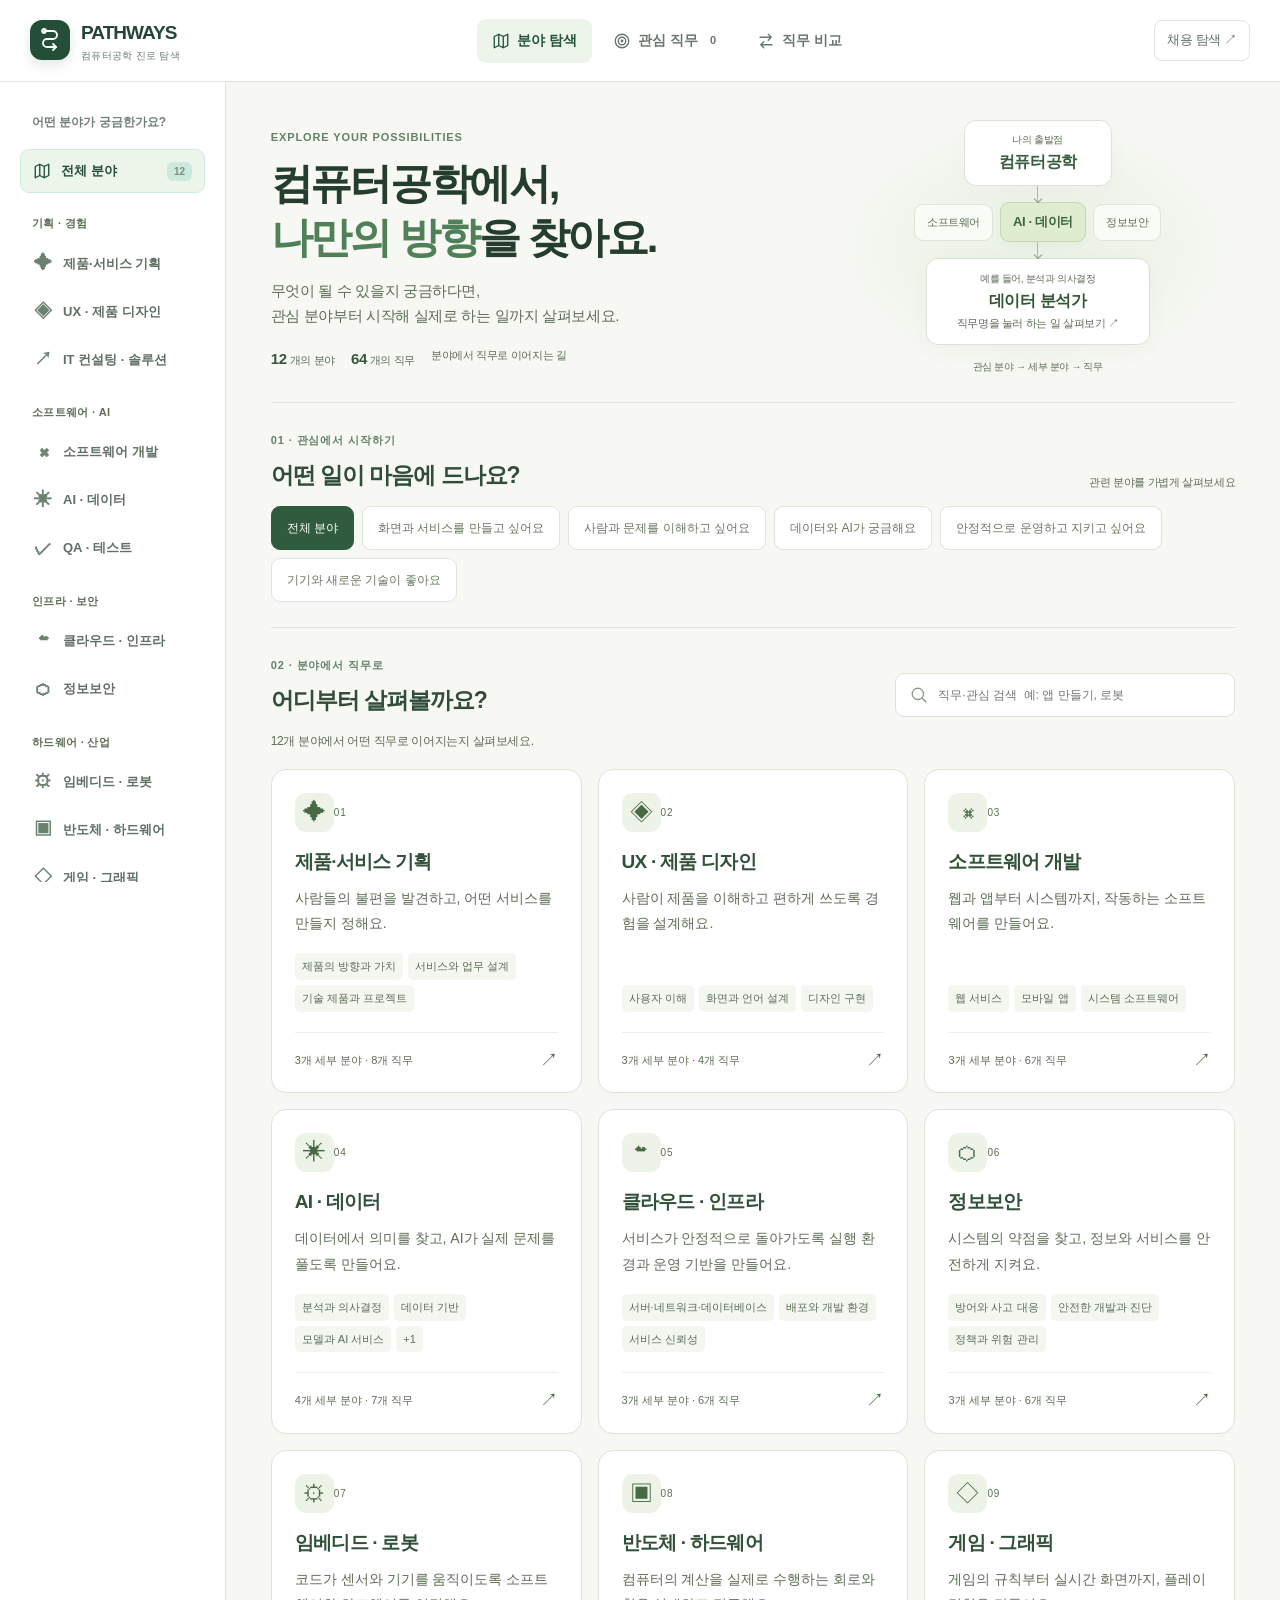
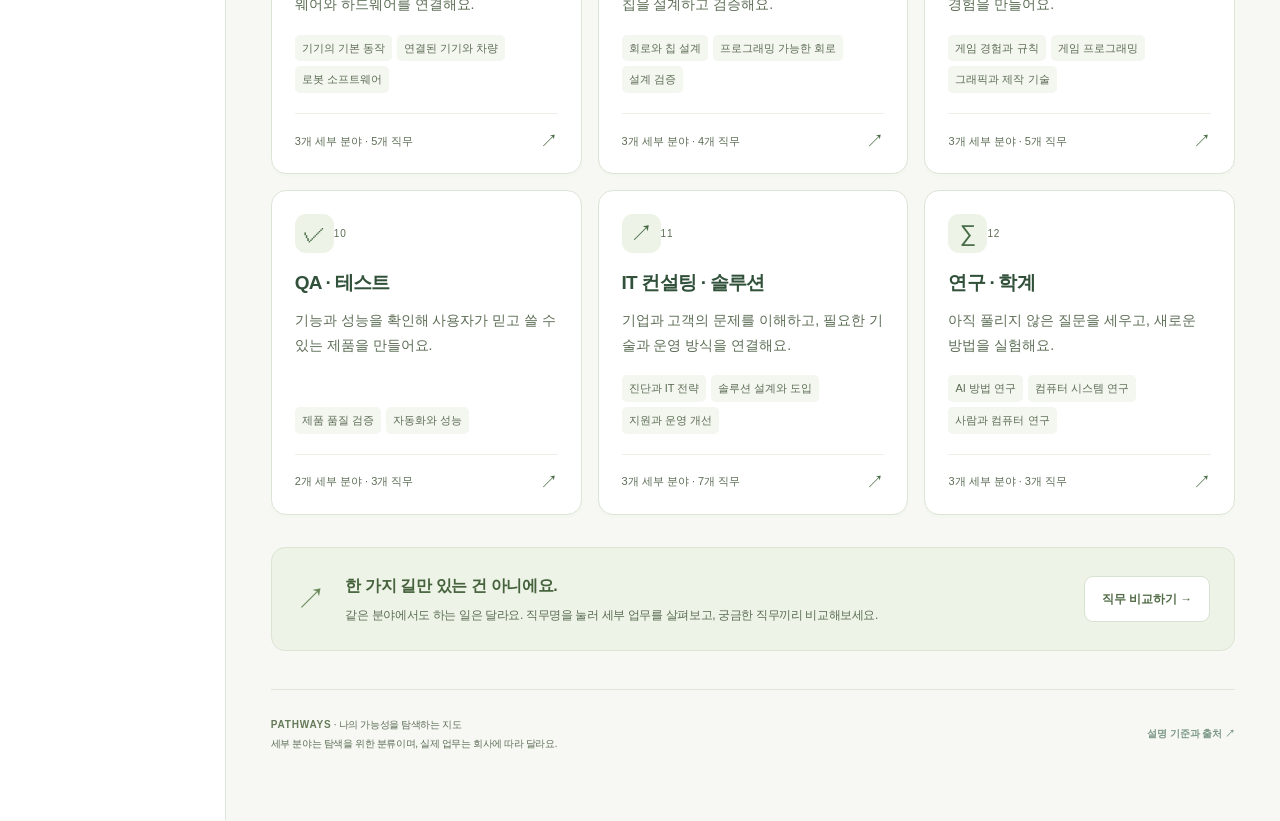
<file: docs/cs-career-roadmap-v2.html>
<!doctype html>
<html lang="ko">
<head>
  <meta charset="utf-8">
  <meta name="viewport" content="width=device-width, initial-scale=1">
  <meta name="color-scheme" content="light">
  <meta name="description" content="컴퓨터공학에서 12개 분야·64개 실제 직무로 연결되는 인터랙티브 진로 지도. 직무별 업무·결과물·진입 경로와 학습 기록.">
  <title>PATHWAYS — 나의 가능성을 탐색하는 진로 지도</title>
  <style>
:root { --ink:#202d39; --muted:#778496; --subtle:#9cabb8; --bg:#f6f8f8; --paper:#fff; --line:#e3e9ea; --teal:#167d76; --accent:#13ac93; --mint:#e4f7f0; --dark:#10292d; --shadow:0 8px 36px rgba(22,44,48,.055); --r:17px; --font:-apple-system,BlinkMacSystemFont,"Apple SD Gothic Neo","Pretendard","Noto Sans KR","Malgun Gothic",system-ui,sans-serif; }
  [hidden]{display:none!important}
  *{box-sizing:border-box} html{scroll-behavior:smooth} body{margin:0;background:var(--bg);color:var(--ink);font:14px/1.65 var(--font);letter-spacing:-.025em} button,input,textarea{font:inherit}button{cursor:pointer} a{color:inherit;text-decoration:none} ::selection{background:#b9ecdd} 
  .sprite{position:absolute;width:0;height:0;overflow:hidden}.ico{width:18px;height:18px;stroke:currentColor;fill:none;stroke-width:1.8;stroke-linecap:round;stroke-linejoin:round;flex-shrink:0} .ico.s14{width:14px;height:14px}.ico.s20{width:20px;height:20px}.ico.s24{width:24px;height:24px}
  .topbar{height:74px;background:#fff;box-shadow:0 1px 0 var(--line);position:sticky;z-index:40;top:0;display:flex;align-items:center;justify-content:space-between;padding:0 32px;gap:28px}.brand{display:flex;gap:11px;align-items:center;white-space:nowrap}.brandmark{width:35px;height:35px;border-radius:11px;background:var(--dark);color:#74e4c6;display:flex;align-items:center;justify-content:center;box-shadow:0 5px 12px rgba(18,95,83,.13)}.brand-name{font-weight:900;font-size:17px;letter-spacing:-.07em}.brand-sub{display:block;font-weight:500;font-size:10px;color:var(--muted);letter-spacing:.01em;margin-top:-6px}.main-tabs{display:flex;height:100%;align-items:center;gap:6px}.tab{height:39px;border:0;border-radius:9px;padding:0 17px;background:transparent;color:#6e7b89;font-size:13px;font-weight:680;display:inline-flex;align-items:center;gap:8px}.tab:hover{background:#f1f5f4;color:var(--ink)}.tab.active{color:#0c7469;background:#e4f6ef}.top-right{display:flex;align-items:center;gap:10px}.saved-indicator{font-size:12px;color:#648178;white-space:nowrap;display:flex;align-items:center;gap:6px}.saved-dot{width:7px;height:7px;border-radius:50%;background:#2cab89}.top-mini{font-size:12px;border:1px solid var(--line);border-radius:9px;padding:8px 12px;background:#fff;color:var(--ink);font-weight:650;display:flex;align-items:center;gap:7px}.top-mini:hover{border-color:#9bbeb2;background:#f5fbf8}
  .shell{display:grid;grid-template-columns:265px minmax(0,1fr);min-height:calc(100vh - 74px)}.sidebar{background:#fff;border-right:1px solid var(--line);padding:28px 15px 26px;min-width:0}.sidebar-inner{position:sticky;top:98px;max-height:calc(100vh - 118px);overflow:auto;scrollbar-width:thin;padding:0 4px 15px}.side-heading{font-size:10px;text-transform:uppercase;color:#9aa7b2;letter-spacing:.14em;font-weight:900;margin:0 12px 12px}.side-group{margin:14px 0 6px 13px;font-size:11px;color:#8493a0;font-weight:800}.side-item{display:flex;align-items:center;gap:11px;padding:10px 11px;width:100%;background:transparent;border:1px solid transparent;text-align:left;border-radius:11px;color:#667684;font-size:12px;font-weight:700;min-height:46px;transition:background .15s,border-color .15s}.side-item:hover{background:#f5f9f8;color:#21483f}.side-item.active{background:#e9f8f2;border-color:#ccece0;color:#116f64}.side-symbol{width:23px;height:23px;border-radius:7px;display:flex;align-items:center;justify-content:center;font-size:13px;font-weight:800;color:var(--track);background:color-mix(in srgb,var(--track) 10%,white)}.side-label{flex:1;white-space:nowrap;overflow:hidden;text-overflow:ellipsis}.side-progress{font-size:10px;color:#8ba198;font-weight:750}.sidebar-bottom{padding:16px 12px 8px;border-top:1px solid var(--line);margin-top:20px}.sidebar-note{font-size:11px;color:#8b9aa5;line-height:1.75}.sidebar-tools{display:flex;gap:7px;flex-wrap:wrap;margin-top:12px}.utility-btn{border:1px solid #dce9e4;background:#f9fcfa;color:#41685f;padding:7px 10px;border-radius:9px;font-size:11px;font-weight:700}.utility-btn:hover{background:#ebf7f1}
  .workspace{padding:32px clamp(22px,3.8vw,62px) 70px;min-width:0;max-width:1720px;width:100%;margin:0 auto}.eyebrow{font-size:11px;text-transform:uppercase;letter-spacing:.15em;font-weight:850;color:#168376}.hero-title{font-weight:880;font-size:clamp(29px,3vw,46px);letter-spacing:-.075em;line-height:1.24;margin:9px 0 12px}.hero-title em{font-style:normal;color:#168c7a}.hero-desc{font-size:14px;line-height:1.85;color:#748392;max-width:680px;margin:0}.hrow{display:flex;align-items:center;justify-content:space-between;gap:15px;flex-wrap:wrap}.btn{border:0;border-radius:11px;padding:12px 17px;display:inline-flex;align-items:center;justify-content:center;gap:8px;font-size:12px;font-weight:800;transition:transform .12s,background .16s}.btn:active{transform:translateY(1px)}.btn.primary{background:#136e66;color:#fff;box-shadow:0 6px 16px #12766725}.btn.primary:hover{background:#0c5953}.btn.secondary{background:#f1f7f4;color:#256b60;border:1px solid #dceee6}.btn.secondary:hover{background:#e3f4ed}.btn.outline{background:#fff;border:1px solid #dce5e4;color:#536774}.btn.outline:hover{background:#f4faf7}.btn.small{padding:9px 13px;font-size:11px;border-radius:9px}.btn:disabled{cursor:not-allowed;opacity:.5}.section-kicker{font-size:11px;color:#759188;font-weight:750}.section-title{font-weight:860;font-size:21px;letter-spacing:-.05em;margin:0}.panel{border:1px solid var(--line);background:var(--paper);border-radius:var(--r);box-shadow:var(--shadow)}
  .map-banner{background:linear-gradient(117deg,#142d32,#1b4d48 80%,#246553);color:#fff;border-radius:22px;min-height:194px;padding:32px 36px;display:flex;gap:30px;align-items:center;justify-content:space-between;overflow:hidden;position:relative;margin-bottom:26px}.map-banner::after{content:"";position:absolute;right:-85px;top:-96px;width:330px;height:330px;border:1px solid #78dcbf3a;border-radius:50%;box-shadow:0 0 0 50px #78dcbf12,0 0 0 100px #78dcbf0a;pointer-events:none}.map-banner-copy{position:relative;z-index:1;max-width:670px}.map-banner .eyebrow{color:#92dfbe}.map-banner h1{font-size:clamp(25px,2.6vw,36px);line-height:1.35;margin:9px 0 11px;font-weight:850;letter-spacing:-.065em}.map-banner p{font-size:13px;color:#c5dcd4;max-width:570px;line-height:1.8;margin:0}.map-stats{display:grid;grid-template-columns:repeat(2,1fr);gap:9px;flex-shrink:0;z-index:1}.map-stat{min-width:110px;padding:14px 17px;border:1px solid #8aead22c;border-radius:12px;background:#ffffff0a}.map-stat strong{display:block;font-size:22px;line-height:1.1;color:#a9f2d7;font-weight:850}.map-stat span{font-size:11px;color:#a1c9bd}
  .overview-toolbar{margin:30px 0 16px}.searchbox{border:1px solid var(--line);background:#fff;border-radius:11px;display:flex;align-items:center;gap:9px;padding:0 13px;min-width:250px;max-width:340px;color:#8a9aa5}.searchbox:focus-within{border-color:#54bda5;box-shadow:0 0 0 3px #35b99518}.searchbox input{width:100%;background:none;border:0;outline:0;height:41px;font-size:12px;color:var(--ink)}.searchbox input::placeholder{color:#a6b4bd}
  .trunk{display:flex;align-items:center;flex-direction:column;gap:0;padding-top:18px}.trunk-box{border:1px solid #d6e9e3;background:#fff;border-radius:13px;padding:15px 24px;text-align:center;min-width:255px;position:relative;box-shadow:0 5px 20px #163f320a}.trunk-box .primary-text{font-weight:850;font-size:15px}.trunk-box .secondary-text{font-size:11px;color:#8a9a9f}.trunk-box.start{background:#123c36;color:#fff;border-color:#123c36}.trunk-box.start .secondary-text{color:#9ccebe}.connector-vertical{height:29px;width:2px;background:#aed8cb;position:relative}.connector-vertical::after{content:"";position:absolute;bottom:-3px;left:-3px;width:8px;height:8px;border-radius:50%;background:#7bbcaa}.trunk-box.choice{border:1px dashed #60b8a3;background:#e9f8f1}.branch-stem{height:41px;width:2px;background:#a5d4c5}.route-grid-wrap{position:relative;padding:21px 0 0}.route-grid-wrap::before{content:"";height:2px;left:6%;right:6%;background:#b3d9c9;top:0;position:absolute}.route-grid{display:grid;grid-template-columns:repeat(3,minmax(0,1fr));gap:13px}.route-card{background:#fff;border:1px solid var(--line);border-radius:14px;padding:18px 18px 14px;position:relative;min-height:177px;display:flex;flex-direction:column;gap:10px;box-shadow:0 4px 13px #2b41470a;transition:transform .18s,border-color .18s,box-shadow .18s;cursor:pointer;text-align:left;color:inherit}.route-card::before{content:"";position:absolute;left:50%;top:-21px;width:2px;height:21px;background:#b3d9c9;display:none}.route-card:nth-child(-n+3)::before{display:block}.route-card:hover{transform:translateY(-3px);border-color:#b4d9ce;box-shadow:0 12px 28px #133d3020}.route-top{display:flex;align-items:center;justify-content:space-between}.route-icon{width:38px;height:38px;border-radius:11px;background:color-mix(in srgb,var(--track) 10%,white);color:var(--track);font-size:17px;font-weight:800;display:flex;align-items:center;justify-content:center}.route-number{font-size:10px;color:#b0bbc1;font-weight:900;letter-spacing:.06em}.route-card-title{font-size:15px;letter-spacing:-.04em;font-weight:850}.route-card-desc{font-size:11px;color:#80909b;line-height:1.65;flex:1}.route-footer{display:flex;align-items:center;justify-content:space-between;gap:8px}.route-chip{font-size:10px;background:#f1f7f4;border-radius:20px;padding:4px 8px;color:#618577;font-weight:750}.route-link{color:#168b78;font-weight:850;font-size:11px;display:flex;align-items:center;gap:4px}.interest-pin{border:1px solid #adddd0;color:#107a67;background:#e9f9f2;border-radius:8px;font-size:10px;padding:4px 7px;font-weight:800}.empty-search{padding:45px;text-align:center;color:var(--muted);grid-column:1/-1}
  .path-heading{display:flex;justify-content:space-between;gap:24px;align-items:start;margin-bottom:20px}.breadcrumbs{display:flex;align-items:center;gap:7px;color:#8a9aa3;font-size:11px;font-weight:700}.path-hero{border-radius:20px;padding:26px 30px;color:#fff;background:linear-gradient(125deg,#193b3b,#1b4a4a);position:relative;overflow:hidden;min-height:163px;display:flex;flex-direction:column;justify-content:space-between;gap:24px;margin-bottom:20px}.path-hero::after{content:"";width:270px;height:270px;position:absolute;right:-95px;top:-90px;background:radial-gradient(circle at center,var(--track) 0%,transparent 66%);opacity:.32;pointer-events:none}.path-hero h1{font-size:26px;line-height:1.3;font-weight:880;letter-spacing:-.065em;margin:7px 0 6px}.path-hero p{font-size:12px;color:#c9ddd9;line-height:1.75;margin:0;max-width:650px}.path-hero .tag{display:inline-flex;color:#c0f1df;font-size:10px;border:1px solid #ffffff30;padding:4px 10px;border-radius:99px;letter-spacing:.04em;align-self:start}.path-hero-bottom{display:flex;align-items:end;justify-content:space-between;gap:20px;position:relative;z-index:1}.path-hero-stat{font-size:31px;font-weight:900;line-height:1;letter-spacing:-.05em}.path-hero-stat small{font-size:12px;color:#c3d6d1;font-weight:600;margin-left:8px;letter-spacing:0}.hero-bar{margin-top:11px;background:#ffffff25;border-radius:20px;height:6px;width:min(310px,50vw);overflow:hidden}.hero-bar span{display:block;height:100%;background:#a0f2ce;border-radius:20px;transition:width .3s}.hero-next{font-size:11px;text-align:right;color:#bed9d0;max-width:180px}.hero-next strong{display:block;color:#fff;font-size:13px;line-height:1.4}
  .path-layout{display:grid;grid-template-columns:minmax(0,1fr) 340px;align-items:start;gap:18px}.timeline-panel{padding:23px 22px 26px}.timeline-intro{display:flex;justify-content:space-between;align-items:center;gap:14px;margin-bottom:14px;padding:0 5px}.timeline-intro strong{font-size:14px;font-weight:850}.timeline-intro span{font-size:11px;color:#90a0a8}.phase-heading{display:flex;align-items:center;gap:10px;margin:24px 0 10px 7px;color:#5f8279;font-weight:800;font-size:11px;letter-spacing:.02em}.phase-heading .phase-dot{height:9px;width:9px;background:#8bd1b4;border-radius:3px}.step-group{position:relative;margin-left:6px;padding-left:22px}.step-group::before{content:"";position:absolute;left:13px;top:3px;bottom:0;width:2px;background:#e6eeeb;z-index:0}.step-row{position:relative;width:100%;border:1px solid #ebefee;background:#fff;border-radius:12px;text-align:left;min-height:79px;padding:12px 13px 12px 19px;display:flex;align-items:center;gap:10px;margin-bottom:10px;transition:background .13s,border-color .13s,transform .13s;color:var(--ink)}.step-row:hover{background:#fbfefd;border-color:#b8dcd1}.step-row.chosen{border-color:#6cbda7;background:#f4fcf8;box-shadow:0 0 0 2px #a9ebd325}.step-row.done{background:#fbfdfb}.step-pin{position:absolute;left:-19px;top:28px;width:24px;height:24px;border-radius:50%;border:3px solid #fff;background:#d8e2de;box-shadow:0 0 0 1px #d4e2db;display:flex;align-items:center;justify-content:center;font-size:10px;color:#fff;font-weight:800;z-index:1}.step-row.done .step-pin{background:#299b81;box-shadow:0 0 0 1px #299b81}.step-row.chosen .step-pin{background:#156e61;box-shadow:0 0 0 3px #b7e8d5}.step-no{font-size:10px;color:#a0b0b6;font-weight:850;letter-spacing:.04em}.step-info{min-width:0;flex:1}.step-title{display:block;font-size:13px;font-weight:840;letter-spacing:-.04em;margin:1px 0 3px}.step-sub{font-size:10px;color:#94a3aa;line-height:1.5}.step-right{display:flex;align-items:end;flex-direction:column;gap:7px;flex-shrink:0}.step-status{font-size:10px;color:#89999f;background:#f1f5f3;border-radius:30px;padding:3px 8px;font-weight:780}.step-row.done .step-status{color:#238b73;background:#e1f7eb}.step-row.chosen .step-status{color:#126f62;background:#def4e9}.time{font-size:10px;color:#9cadb4}.destination{background:#f0f8f4;border:1px dashed #a7d8c7;border-radius:13px;margin:10px 0 0 28px;padding:16px 19px}.destination strong{color:#1e6d5e;font-size:13px}.destination p{color:#6f9685;font-size:11px;margin:4px 0 0}
  .detail{padding:21px 21px 24px;position:sticky;top:95px;max-height:calc(100vh - 115px);overflow-y:auto;scrollbar-width:thin}.detail .detail-flag{display:inline-flex;background:#eaf8f1;color:#1b8d79;padding:5px 10px;border-radius:7px;font-size:10px;font-weight:840}.detail h2{font-size:19px;font-weight:890;line-height:1.4;letter-spacing:-.055em;margin:11px 0 8px}.detail-desc{font-size:12px;color:#768891;margin:0 0 16px;line-height:1.85}.detail-line{display:flex;align-items:center;gap:7px;font-size:11px;color:#7e8f9c;margin:0 0 14px}.detail-section{padding-top:15px;margin-top:15px;border-top:1px solid #edf0ee}.detail-section h3{margin:0 0 10px;font-size:12px;font-weight:850}.tags{display:flex;flex-wrap:wrap;gap:6px}.skill-tag{font-size:10px;padding:5px 9px;background:#f1f6f5;border:1px solid #e5efeb;border-radius:7px;color:#5d7d74;font-weight:650}.checkitem{display:flex;align-items:flex-start;gap:10px;padding:10px 9px;background:#f9fbfa;border:1px solid #eef1ef;border-radius:9px;margin-bottom:7px;cursor:pointer;font-size:11px;line-height:1.6;color:#4c606a}.checkitem input{appearance:none;flex-shrink:0;width:17px;height:17px;border-radius:5px;border:1.5px solid #b7c9c4;margin:1px 0 0;position:relative;cursor:pointer}.checkitem input:checked{background:#239e7e;border-color:#239e7e}.checkitem input:checked::after{content:"";width:8px;height:4px;border-bottom:2px solid white;border-left:2px solid white;position:absolute;top:3px;left:3px;transform:rotate(-45deg)}.checkitem:has(input:checked){background:#effaf4;border-color:#ddf2e7;color:#56917d}.evidence{font-size:12px;color:#486d62;background:#f1f8f5;padding:12px;border-radius:9px;border-left:3px solid #58b9a1}.memo{border:1px solid #dde7e3;outline:none;width:100%;resize:vertical;min-height:88px;background:#fff;padding:11px;color:#304747;border-radius:9px;font-size:12px;line-height:1.65}.memo:focus{border-color:#56ad9a;box-shadow:0 0 0 3px #56ad9a17}.detail-buttons{display:flex;flex-direction:column;gap:8px;margin-top:16px}.detail-meta{font-size:10px;color:#9baaa9;text-align:center;margin-top:7px}.mini-note{border-radius:9px;border:1px solid #eff1e8;background:#fafbf7;color:#7d877d;padding:11px 13px;font-size:11px;line-height:1.65;margin-top:12px}
  .compare-head{margin-bottom:23px}.compare-selectors{display:grid;grid-template-columns:repeat(4,1fr);gap:9px;margin-bottom:22px}.select-card{border:1px solid var(--line);border-radius:11px;background:#fff;padding:12px;display:flex;gap:8px;align-items:center;cursor:pointer;font-size:12px;font-weight:730}.select-card input{accent-color:#178e78}.select-card.active{border-color:#64bda6;background:#eefaF4}.compare-table-wrap{overflow:auto;border:1px solid var(--line);border-radius:16px;background:#fff}.compare-table{width:100%;border-collapse:collapse;text-align:left;min-width:600px;table-layout:fixed}.compare-table th,.compare-table td{border-bottom:1px solid #edf1ef;border-right:1px solid #edf1ef;padding:18px;vertical-align:top;font-size:12px;line-height:1.8}.compare-table tr:last-child>*{border-bottom:0}.compare-table tr>*:last-child{border-right:0}.compare-table thead th{background:#f9fcfa;font-weight:850;font-size:14px}.compare-table tbody th{color:#7d8f98;background:#fafcfb;width:130px;font-size:11px}.compare-table .compare-track-name{color:#146f62;font-size:15px}.compare-table .btn{margin-top:10px}.compare-hint{color:#8ea0a7;font-size:11px;margin:8px 0 15px}
  .footer{padding:24px 0 0;margin-top:28px;font-size:11px;color:#a4b0b5;display:flex;justify-content:space-between;align-items:center;gap:10px;flex-wrap:wrap}.toast{position:fixed;bottom:25px;left:50%;transform:translate(-50%,20px);background:#143c35;color:#fff;box-shadow:0 14px 45px #153d3666;border-radius:11px;padding:12px 18px;font-size:12px;font-weight:750;z-index:90;opacity:0;pointer-events:none;transition:opacity .2s,transform .2s}.toast.visible{opacity:1;transform:translate(-50%,0)}.sr-only{position:absolute;width:1px;height:1px;clip:rect(0,0,0,0);white-space:nowrap;overflow:hidden}.mobile-track-bar{display:none}
  @media(max-width:1340px){.path-layout{grid-template-columns:minmax(0,1fr) 305px}.route-grid{grid-template-columns:repeat(2,minmax(0,1fr))}.route-card:nth-child(-n+3)::before{display:none}.route-card:nth-child(-n+2)::before{display:block}.compare-selectors{grid-template-columns:repeat(3,1fr)}}
  @media(max-width:1080px){.shell{grid-template-columns:215px minmax(0,1fr)}.sidebar{padding-left:9px;padding-right:9px}.workspace{padding:26px 22px 60px}.path-layout{grid-template-columns:1fr}.detail{position:relative;top:auto;max-height:none;order:-1}.route-grid{grid-template-columns:repeat(2,minmax(0,1fr))}.map-stats{display:none}.topbar{padding:0 20px}.saved-indicator{display:none}.compare-selectors{grid-template-columns:repeat(2,1fr)}}
  @media(max-width:720px){.topbar{height:67px;padding:0 13px;gap:6px}.brand-name{font-size:14px}.brandmark{width:31px;height:31px}.brand-sub{font-size:9px}.main-tabs{gap:0}.tab{font-size:11px;padding:0 9px;height:35px}.tab .ico{display:none}.top-right{display:none}.shell{display:block;min-height:calc(100vh - 67px)}.sidebar{display:none}.workspace{padding:19px 14px 52px}.mobile-track-bar{display:flex;gap:8px;overflow-x:auto;padding:0 0 13px;margin:0 -3px 5px;scrollbar-width:none}.mobile-track-bar::-webkit-scrollbar{display:none}.mobile-track{border:1px solid #dfe8e3;background:#fff;color:#667f76;white-space:nowrap;padding:7px 11px;border-radius:22px;font-size:11px;font-weight:750}.mobile-track.active{background:#e5f7ec;border-color:#9cd6c3;color:#116f62}.map-banner{padding:22px;min-height:170px;margin-bottom:16px}.map-banner h1{font-size:25px}.map-banner p{font-size:12px}.hero-title{font-size:27px}.hero-desc{font-size:12px}.overview-toolbar{margin:25px 0 12px}.searchbox{min-width:0;width:100%;max-width:none}.route-grid{grid-template-columns:1fr;gap:9px}.route-card{min-height:137px;padding:14px}.route-card::before{display:none!important}.route-grid-wrap:before{display:none}.route-grid-wrap{padding:10px 0}.trunk-box{min-width:235px}.path-heading{align-items:center}.path-heading .btn{padding:9px}.path-hero{padding:20px;min-height:158px}.path-hero h1{font-size:23px}.timeline-panel{padding:17px 13px}.step-row{min-height:73px;padding:10px}.step-sub{font-size:10px}.step-title{font-size:12px}.step-group{padding-left:20px}.detail{padding:18px}.detail-buttons{display:grid;grid-template-columns:1fr 1fr}.btn{padding:11px}.compare-selectors{grid-template-columns:repeat(2,minmax(0,1fr))}.compare-table{min-width:720px}.compare-table th,.compare-table td{padding:12px}.footer{display:block}}
  @media(prefers-reduced-motion:reduce){*{scroll-behavior:auto!important;transition:none!important}}
  /* PATHWAYS 2.0 — job-first career map */
:root{--r:16px}.workspace{max-width:1680px}.shell{grid-template-columns:235px minmax(0,1fr)}.topbar{gap:16px}.brand-sub{margin-top:-3px}.main-tabs{gap:2px}.tab{padding:0 14px}.sidebar{padding-top:24px}.side-item{font-size:12px}.side-progress{background:#f2f6f4;border-radius:6px;padding:1px 6px;min-width:25px;text-align:center}.side-heading{letter-spacing:.1em}.side-item.active .side-progress{background:#caeadd}.side-home{margin-bottom:16px}.side-goal{padding:14px;background:#f0f8f4;border:1px solid #d8ece3;border-radius:12px;margin:22px 5px 0}.side-goal small{font-size:10px;color:#708b80}.side-goal strong{display:block;font-size:13px;margin:4px 0 10px}.side-goal button{width:100%}.sidebar-tools button{font-size:10px}.hero-statline{display:flex;gap:24px;margin-top:24px}.hero-statline strong{font-size:26px;line-height:1.2;letter-spacing:-.04em}.hero-statline span{font-size:11px;color:#b9d1c8;margin-left:7px}.map-banner{margin-bottom:20px;min-height:215px}.map-banner h1{font-size:34px}.map-banner p{max-width:630px}.map-banner-aside{position:relative;z-index:1;font-size:11px;color:#c3dfd3;line-height:2;min-width:170px}.map-banner-aside strong{display:block;color:#b4ecd6;font-size:13px}.path-mini-art{display:flex;align-items:center;gap:8px;margin-bottom:12px}.path-mini-art span{width:17px;height:17px;border:2px solid #8cddba;border-radius:50%;background:#2c6256}.path-mini-art i{width:24px;height:1px;background:#619b88}.path-mini-art span:last-child{background:#abebcb;border-color:#abebcb;box-shadow:0 0 0 5px #abebcb18}
.map-guide{display:flex;justify-content:space-between;gap:20px;color:#6c8279;font-size:12px;margin:22px 0 16px}.map-guide b{color:#305b4d}.legend{display:flex;gap:13px;font-size:10px;align-items:center;color:#879990}.legend i{display:inline-block;width:22px;vertical-align:middle;border-top:2px solid #84b6a0;margin-right:4px}.legend i.dash{border-top-style:dashed}.root-path{display:flex;flex-direction:column;align-items:center;padding:7px 0 0}.root-node{background:#173d36;color:white;border-radius:13px;padding:15px 28px;text-align:center;min-width:255px;box-shadow:0 7px 18px #173d3612}.root-node strong{display:block;font-size:17px}.root-node small{font-size:10px;color:#a6d2c0}.root-link{height:22px;width:2px;background:#afd1c1}.root-base{border:1px solid #cee4d9;border-radius:11px;background:#fff;padding:11px 22px;text-align:center;font-size:12px;color:#466a5c}.root-base small{display:block;font-size:10px;color:#91a59b;margin-top:3px}.root-exit{height:25px;width:2px;background:#afd1c1}.root-exit:after{content:'';display:block;width:8px;height:8px;border-radius:50%;background:#9cc8b2;position:relative;left:-3px;top:21px}
.map-toolbar{margin:20px 0 14px;display:flex;flex-wrap:wrap;gap:10px;align-items:center;justify-content:space-between}.map-toolbar .searchbox{max-width:none;flex:1;min-width:220px}.map-filters{display:flex;gap:5px;flex-wrap:wrap}.filter-chip{padding:8px 11px;border:1px solid #e0e8e3;background:#fff;border-radius:9px;color:#6d8076;font-size:11px;font-weight:720}.filter-chip.active{color:#176b55;border-color:#b7ddc9;background:#eaf7ee}.filter-chip:hover{background:#f0f7f3}.map-count{font-size:11px;color:#799285;margin:0 0 12px}.field-focus{display:flex;align-items:center;gap:8px;padding:12px 14px;border-radius:10px;background:#eaf5ef;margin-bottom:16px;font-size:12px;color:#406755}.field-focus button{margin-left:auto}.map-groups{border-top:2px solid #bed8ca;position:relative;padding-top:0}.map-family{position:relative;margin:0 0 28px}.family-heading{display:flex;align-items:center;gap:11px;font-size:13px;font-weight:820;color:#4a705c;margin:0;padding:23px 0 14px}.family-heading:before{content:'';width:9px;height:9px;border:2px solid #77a78c;border-radius:50%;background:#f6f8f8;box-shadow:0 0 0 5px #f6f8f8}.family-heading:after{content:'';height:1px;background:#dae7df;flex:1}.job-fields{display:grid;grid-template-columns:repeat(3,minmax(0,1fr));align-items:start;gap:14px}.job-field{background:white;border:1px solid #dfe9e4;border-radius:15px;overflow:hidden;box-shadow:0 4px 15px #2b414706;position:relative}.job-field:before{content:'';height:3px;width:100%;background:var(--track);display:block;opacity:.65}.field-head{padding:18px 17px 14px;border-bottom:1px solid #edf2ee;background:linear-gradient(140deg,color-mix(in srgb,var(--track) 5%,white),white)}.field-name{display:flex;align-items:center;gap:8px;margin:0;font-size:15px;font-weight:850}.field-symbol{font-size:19px;color:var(--track)}.field-head p{font-size:10px;line-height:1.6;color:#89998f;margin:6px 0 0}.field-meta{display:flex;gap:8px;align-items:center;justify-content:space-between;margin-top:10px;font-size:10px;color:#8ca094}.field-link{border:0;background:none;padding:0;color:var(--track);font-size:10px;font-weight:800;display:flex;align-items:center;gap:4px}.field-leaves{padding:11px 12px 8px 29px;position:relative}.field-leaves:before{content:'';position:absolute;left:16px;top:0;bottom:25px;border-left:1px solid #d7e6dc}.job-leaf{position:relative;display:flex;align-items:center;gap:5px;width:100%;border:1px solid transparent;border-radius:9px;background:white;text-align:left;color:#344b41;padding:8px 7px;margin:0 0 3px;min-height:54px;transition:background .15s,border-color .15s}.job-leaf:before{content:'';position:absolute;left:-13px;top:25px;width:13px;border-top:1px solid #d7e6dc}.job-leaf:after{content:'';width:5px;height:5px;background:#b8d2c0;border-radius:50%;position:absolute;left:-16px;top:23px}.job-leaf:hover{background:#f1f8f4;border-color:#d2e7da}.job-leaf:hover:after{background:var(--track);box-shadow:0 0 0 3px #b8d2c02a}.job-leaf.is-target{background:#ecf8ef;border-color:#c0dfcb}.leaf-copy{flex:1;min-width:0}.leaf-copy strong{display:block;font-size:11.5px;font-weight:800;line-height:1.45}.leaf-copy small{display:block;color:#95a39b;font-size:9px;margin-top:3px;line-height:1.4;letter-spacing:0}.job-leaf .ico{width:13px;height:13px;color:#a8b9af}.leaf-star{font-size:11px;color:#a17b37}.field-tail{padding:9px 16px 12px;font-size:9px;color:#9caca2;border-top:1px solid #f2f5f3}.no-results{padding:45px;text-align:center;background:white;border:1px dashed #cadfd1;border-radius:12px;color:#789183}.mobile-track-bar{padding-bottom:14px}
.job-breadcrumbs{display:flex;gap:7px;align-items:center;flex-wrap:wrap;font-size:11px;color:#82978c;margin-bottom:19px}.crumb-btn{background:none;border:0;padding:0;color:#597967;font-size:11px}.job-hero{position:relative;border:1px solid #d6e6dc;border-radius:19px;padding:28px 30px;background:linear-gradient(125deg,#edf7ef,white 80%);margin-bottom:19px}.job-hero .eyebrow{font-size:10px}.job-hero h1{font-size:32px;margin:8px 0 5px;font-weight:870;letter-spacing:-.06em;line-height:1.25}.job-en{font-size:12px;color:#8a9c92;margin:4px 0 14px;letter-spacing:0}.job-summary{font-size:15px;color:#476351;max-width:740px;margin:0;line-height:1.8}.job-actions{display:flex;flex-wrap:wrap;gap:8px;margin-top:22px}.role-badges{display:flex;flex-wrap:wrap;gap:6px;margin-top:16px}.role-badge{font-size:10px;padding:4px 8px;border:1px solid #d7e6dc;background:#fff;border-radius:6px;color:#71867a}.job-detail-layout{display:grid;grid-template-columns:minmax(0,1fr) 300px;gap:18px;align-items:start}.job-main{display:flex;flex-direction:column;gap:16px}.job-section{padding:23px}.job-section h2{font-size:16px;font-weight:850;margin:0 0 16px}.section-num{font-size:10px;color:#80a38d;font-weight:800;letter-spacing:.08em;margin-bottom:6px}.work-list{display:flex;flex-direction:column;gap:10px}.work-item{display:flex;gap:12px;align-items:flex-start;font-size:13px;color:#4c6656;padding-bottom:10px;border-bottom:1px solid #f0f4f1}.work-item:last-child{padding:0;border:0}.work-no{font-size:10px;color:#85a290;background:#f1f7f3;border-radius:5px;padding:3px 6px;flex-shrink:0}.output-grid{display:grid;grid-template-columns:1fr 1fr;gap:9px}.output-card{background:#f6f9f7;border:1px solid #e6eee8;border-radius:9px;padding:13px;font-size:12px;color:#526d5c}.output-card small{display:block;color:#98aa9c;font-size:9px;letter-spacing:.07em;margin-bottom:5px}.role-note{color:#7b8d80;font-size:11px;line-height:1.85}.entry-note{border-left:3px solid #d7ba79;padding:12px 15px;background:#fcfaf4;border-radius:0 9px 9px 0;color:#827353;font-size:12px;line-height:1.9}.entry-note b{display:block;font-size:11px;margin-bottom:4px}.job-rail{position:sticky;top:94px;display:flex;flex-direction:column;gap:15px}.rail-section{padding:20px}.rail-section h3{font-size:12px;margin:0 0 12px}.source-link{display:block;border:1px solid #e2ece5;border-radius:9px;padding:10px 11px;margin:7px 0;font-size:11px;background:#fff;color:#437357;transition:background .15s}.source-link:hover{background:#f0f8f2}.source-link span{display:block;font-size:9px;color:#9caaa0;margin-top:3px}.official-note{font-size:10px;color:#94a49a;line-height:1.8;margin-top:10px}.related-role{display:flex;align-items:center;gap:8px;border:1px dashed #c7dccc;background:#fafdfa;border-radius:9px;width:100%;text-align:left;color:#53755e;font-size:11px;padding:10px 11px;margin:7px 0}.related-role:hover{background:#edf7f0}.related-role .ico{margin-left:auto;width:13px;height:13px}.role-flow{position:relative;padding-left:23px}.role-flow:before{content:'';position:absolute;left:6px;top:12px;bottom:18px;border-left:2px solid #c8dfcf}.role-flow-node{position:relative;padding:10px 13px;background:#f7faf7;border:1px solid #e0ece2;border-radius:9px;margin-bottom:9px;font-size:12px;color:#597363}.role-flow-node:before{content:'';position:absolute;width:10px;height:10px;background:#b4d4bd;border:2px solid white;box-shadow:0 0 0 1px #a9c9b2;border-radius:50%;left:-23px;top:16px}.role-flow-node.destination-role{background:#1c4b36;color:#e6f7e9;border-color:#1c4b36;font-weight:800}.role-flow-node.destination-role:before{background:#3c8a5b}.role-flow-label{font-size:9px;color:#8ca593;margin-right:7px;font-weight:800}.destination-role .role-flow-label{color:#aed1b4}.mini-case{border:1px solid #d7e8dc;background:#eff7f0;border-radius:10px;padding:15px;font-size:12px;color:#52705b;line-height:1.9;margin-top:14px}.mini-case small{display:block;font-size:10px;color:#7c9b83}.job-summary-strip{padding:17px 21px;border-radius:13px;border:1px solid #d7e8dd;background:#f2f9f4;margin:0 0 19px;display:flex;align-items:center;justify-content:space-between;gap:15px}.job-summary-strip small{font-size:10px;color:#7e9c87}.job-summary-strip strong{display:block;font-size:14px;color:#2e6040}.job-summary-strip p{font-size:11px;color:#7a9382;margin:4px 0 0}.branch-pills{display:flex;flex-wrap:wrap;gap:6px;margin:12px 0 0}.branch-pill{border:1px solid #cfe1d5;border-radius:7px;background:white;color:#587864;padding:7px 9px;font-size:10px}.branch-pill:hover{background:#e6f6ec}.branch-pill.active{background:#1a6a4b;color:white;border-color:#1a6a4b}.destination .btn{margin-top:11px}.stage-note{font-size:10px;color:#8b9e93;line-height:1.8;margin-top:12px}.path-hero h1{font-size:28px}.path-hero{background:linear-gradient(125deg,#193c30,#2c5942)}.step-sub{line-height:1.6}.step-status{white-space:nowrap}.role-link-in-detail{display:block;padding:11px 12px;background:#ecf5ee;border-radius:9px;color:#4b7355;font-size:11px;margin:14px 0}.role-link-in-detail button{border:0;background:none;font-size:11px;font-weight:800;color:#216143;padding:0;text-align:left}.resource-info{font-size:11px;color:#81978a;line-height:1.85}.sources-grid{display:grid;grid-template-columns:repeat(2,1fr);gap:10px}.sources-grid .source-link{margin:0}.compare-picked{display:flex;flex-wrap:wrap;gap:7px;margin:18px 0}.compare-pick{display:flex;gap:9px;align-items:center;border:1px solid #c4dfcc;border-radius:8px;background:#edf7ee;padding:9px 12px;font-size:12px;color:#3f6c4b}.compare-pick button{background:none;border:0;color:#7c9983;padding:0 2px;font-size:15px}.compare-search-wrap{display:flex;gap:10px;margin:15px 0;align-items:center;flex-wrap:wrap}.compare-search-wrap select{border:1px solid #d6e5da;border-radius:9px;background:white;padding:11px;font-size:12px;color:#577362;max-width:100%;min-width:230px}.compare-table{min-width:650px}.compare-table td button.link{padding:0;border:0;background:none;font-size:11px;color:#25824d}.compare-table td p{margin:0 0 5px}.compare-table th:first-child{width:115px}.compare-table .compare-track-name{color:#286942}.comparison-hint{background:#f0f7ef;border:1px solid #deeadb;border-radius:10px;padding:14px 17px;margin:18px 0;font-size:12px;color:#62765b}.source-method{padding:21px;margin:20px 0;font-size:12px;color:#6f8476;line-height:1.95}.saved-indicator{font-size:10px}.save-warning{color:#aa6f26}.next-role{display:flex;gap:10px;align-items:center;flex-wrap:wrap}.footer button{background:none;border:0;color:#7c9886;font-size:10px;padding:0}.footer{line-height:1.9}.skip-link{position:fixed;left:15px;top:-70px;background:#153d2c;color:#fff;padding:10px 15px;z-index:150;border-radius:8px}.skip-link:focus{top:10px}button:focus-visible,a:focus-visible,input:focus-visible,select:focus-visible{outline:3px solid #79b795;outline-offset:3px}.source-meta{font-size:10px;color:#8aa08e;margin-top:7px}.entry-badge{display:inline-block;font-size:10px;background:#faf6eb;color:#947e4e;padding:4px 9px;border-radius:7px}.node-pathway{display:flex;gap:6px;align-items:center;flex-wrap:wrap;font-size:11px;color:#91b09b;margin-top:15px}.node-pathway span{border:1px solid #ffffff25;border-radius:6px;padding:5px 8px}.node-pathway .active{background:#ffffff16;color:#ddf4e5}.small-muted{font-size:10px;color:#8fa498}
@media(max-width:1500px){.job-fields{grid-template-columns:repeat(2,minmax(0,1fr))}.workspace{padding-left:30px;padding-right:30px}.map-banner-aside{display:none}.job-detail-layout{grid-template-columns:minmax(0,1fr) 280px}.leaf-copy strong{font-size:12px}}
@media(max-width:1180px){.shell{grid-template-columns:210px minmax(0,1fr)}.workspace{padding:25px 22px 55px}.job-detail-layout{grid-template-columns:1fr}.job-rail{position:static;display:grid;grid-template-columns:1fr 1fr}.topbar{padding:0 20px}.tab{padding:0 11px}.top-mini{font-size:10px}.map-banner h1{font-size:30px}.job-hero h1{font-size:29px}}
@media(max-width:820px){.shell{grid-template-columns:185px minmax(0,1fr)}.side-item{padding-left:7px;padding-right:7px;font-size:11px;gap:7px}.workspace{padding:22px 17px 50px}.job-fields{grid-template-columns:1fr}.job-rail{grid-template-columns:1fr}.map-banner{padding:24px}.map-guide{display:block}.legend{margin-top:10px}.top-right{display:none}.hero-statline{gap:20px}.job-hero{padding:23px}.job-section{padding:20px}.job-summary-strip{align-items:flex-start;flex-direction:column}.sources-grid{grid-template-columns:1fr}}
@media(max-width:720px){.shell{display:block}.topbar{height:auto;min-height:65px;padding:12px 14px;flex-wrap:wrap;gap:8px}.brand-name{font-size:14px}.brand-sub{font-size:8px}.main-tabs{height:36px;flex:1;justify-content:flex-end}.tab{padding:0 8px;font-size:10px;height:33px}.workspace{padding:18px 14px 50px}.mobile-track-bar{margin-bottom:0}.map-banner{padding:23px;min-height:215px;border-radius:17px;margin-top:2px}.map-banner h1{font-size:28px}.map-banner p{font-size:12px}.hero-statline{margin-top:18px}.hero-statline strong{font-size:24px}.hero-statline span{font-size:10px}.root-base{max-width:100%;padding:12px 15px;font-size:11px}.map-guide{font-size:11px;margin-top:16px}.map-toolbar{margin-top:17px}.map-filters{gap:5px}.filter-chip{font-size:10px;padding:7px 9px}.family-heading{padding-top:19px}.job-field{border-radius:13px}.field-head{padding:16px}.field-leaves{padding-left:31px}.job-leaf{min-height:56px}.leaf-copy strong{font-size:13px}.leaf-copy small{font-size:10px}.field-tail{font-size:10px}.job-hero h1{font-size:26px}.job-hero{padding:22px}.job-summary{font-size:13px}.job-actions .btn{font-size:11px}.job-detail-layout{gap:14px}.job-section{padding:20px}.work-item{font-size:12px}.output-grid{grid-template-columns:1fr}.source-link{font-size:12px}.job-breadcrumbs{font-size:10px;gap:5px}.path-hero h1{font-size:23px}.compare-head .hero-title{font-size:26px}.path-heading{margin-top:4px}.timeline-intro{padding:0}.timeline-intro .btn{font-size:10px}.branch-pill{font-size:11px}.path-layout .detail{order:0}.detail-buttons{grid-template-columns:1fr}.compare-table{min-width:740px}.comparison-hint{font-size:11px}.footer{font-size:10px}.node-pathway{font-size:10px}.job-rail{grid-template-columns:1fr}.sources-grid{grid-template-columns:1fr}}
@media(max-width:390px){.topbar{gap:6px}.tab{padding:0 6px;font-size:9px}.brand-name{font-size:13px}.brandmark{width:27px;height:27px}.brand{gap:7px}.hero-statline{gap:13px}}
@media print{.topbar,.sidebar,.mobile-track-bar,.job-actions,.map-toolbar,.footer,.job-rail .btn{display:none!important}.shell{display:block}.workspace{padding:0;max-width:none}.job-fields{grid-template-columns:repeat(2,1fr)}.job-field,.job-section{break-inside:avoid;box-shadow:none}.job-detail-layout{display:block}.job-rail{position:static;display:block}.job-hero{break-after:avoid}body{background:white}.map-banner{color:#173d36;background:#edf5ef}.map-banner p,.eyebrow{color:#4e6b57!important}}
/* Programmatic heading focus announces route changes without a decorative outline. */
h1[tabindex="-1"]:focus{outline:none}
.job-fields.single-field{grid-template-columns:minmax(0,1fr);max-width:850px;margin-inline:auto}
.job-fields.single-field .field-leaves{display:grid;grid-template-columns:repeat(2,minmax(0,1fr));column-gap:22px;padding-bottom:13px}
.job-fields.single-field .job-leaf{min-height:65px}
.job-fields.single-field .field-leaves:before{bottom:46px}
.job-fields.single-field .leaf-copy strong{font-size:13px}
@media(max-width:820px){.job-fields.single-field .field-leaves{display:block}.job-fields.single-field .job-leaf{min-height:56px}.job-fields.single-field .field-leaves:before{bottom:35px}}

/* Career explorer — governed by plans/CAREER-EXPLORER-SPEC.md */
:root{--ink:#243d33;--muted:#65786d;--bg:#f7f8f4;--line:#dde5dc;--teal:#28664b;--mint:#edf4e9;--dark:#1c4130;--font:-apple-system,BlinkMacSystemFont,'Apple SD Gothic Neo','Malgun Gothic',sans-serif}
body{font-size:15px;line-height:1.7;background:var(--bg);letter-spacing:-.025em}button,a,input,summary{touch-action:manipulation}button:focus-visible,a:focus-visible,input:focus-visible,summary:focus-visible{outline:3px solid #4f8c69;outline-offset:4px}button,a{-webkit-tap-highlight-color:transparent}button{color:inherit}.topbar{height:82px;padding:0 30px;background:#fff;box-shadow:none;border-bottom:1px solid var(--line);gap:20px}.brandmark{background:#254e39;color:#fff;border-radius:12px;width:40px;height:40px}.brand-name{color:#244632;font-size:19px;font-weight:850;letter-spacing:-.05em;display:block}.brand-sub{color:#6d7e72;font-size:10px;display:block;letter-spacing:.03em}.main-tabs{gap:6px}.tab{font-size:14px;border-radius:9px;padding:0 15px;gap:7px;height:44px;color:#68776c}.tab.active{color:#24543a;background:#edf4e9}.nav-number{font-size:11px;background:#fff8;border-radius:5px;padding:0 5px}.jobs-link{font-size:13px;white-space:nowrap;color:#5d7163;border:1px solid var(--line);border-radius:8px;padding:8px 12px}.shell{grid-template-columns:226px minmax(0,1fr);min-height:calc(100vh - 82px)}.workspace{max-width:1400px;padding:38px clamp(24px,3.5vw,56px) 64px}.sidebar{padding:30px 16px;background:#fff}.sidebar-inner{top:106px;max-height:calc(100vh - 130px);scrollbar-width:thin}.side-heading{font-size:12px;color:#718075;font-weight:650;letter-spacing:0;margin-bottom:17px}.side-group{font-size:11px;letter-spacing:.03em;color:#829084;margin:21px 12px 8px}.side-item{min-height:43px;padding:10px 12px;margin:3px 0;border-radius:9px;font-size:13px;gap:10px;color:#607063}.side-item.active{background:#edf4e9;color:#234f37;font-weight:750}.side-symbol{width:20px;font-size:18px;color:#69816e}.side-progress{background:transparent;color:#7a8f7b}.side-guide{margin:30px 6px 21px;border-top:1px solid var(--line);padding-top:20px;font-size:12px;color:#748275}.side-guide b{color:#395845;font-size:13px}.side-guide p{margin:8px 0 13px}.sidebar-tools{padding:0 5px;display:flex;gap:14px}.utility-btn{font-size:11px;color:#697f6f}.eyebrow,.section-kicker{font-size:11px;color:#648167;font-weight:750;letter-spacing:.08em}.explore-hero{display:grid;grid-template-columns:1.15fr .85fr;gap:40px;align-items:center;padding:18px 0 38px;border-bottom:1px solid var(--line)}.explore-hero h1{font-size:clamp(30px,3.4vw,48px);line-height:1.35;letter-spacing:-.055em;font-weight:800;margin:15px 0 17px;color:#253d2e}.explore-hero h1 em{color:#4f8058;font-style:normal}.explore-hero-copy>p{font-size:15px;line-height:1.8;color:#728072}.hero-facts{display:flex;gap:16px;flex-wrap:wrap;margin-top:24px;color:#778574;font-size:11px}.hero-facts b{color:#36573e;font-size:15px;margin-right:3px}.journey-visual{position:relative;display:flex;align-items:center;flex-direction:column;background:radial-gradient(ellipse,#eaf1e5 0%,#f1f5ed 52%,transparent 72%);padding:10px 8px 4px;min-width:0}.journey-root{text-align:center;border:1px solid #dbe4d6;background:#fff;padding:10px 34px;border-radius:12px;box-shadow:0 6px 25px #23452f06}.journey-root span{display:block;color:#82917e;font-size:10px}.journey-root b{font-size:16px;color:#395b3e}.journey-line{width:1px;height:22px;background:#a9bca3;position:relative}.journey-line:after{content:'';width:5px;height:5px;border-right:1px solid #88a07e;border-bottom:1px solid #88a07e;position:absolute;bottom:0;left:-2px;transform:rotate(45deg)}.journey-options{display:flex;gap:7px;align-items:center;white-space:nowrap}.journey-options>span{border:1px solid #dce5d6;border-radius:9px;font-size:11px;padding:8px 12px;background:#f9fbf7;color:#8c9985}.journey-options>span.chosen{background:#dfeccf;color:#3b643c;border-color:#c4d8b6;font-size:13px;font-weight:750;box-shadow:0 4px 10px #38582608}.journey-destination{background:#fff;border:1px solid #d9e3d3;border-radius:12px;padding:11px 30px;box-shadow:0 5px 22px #40553208;text-align:center}.journey-destination small{color:#7b8d72;font-size:10px;display:block}.journey-destination b{font-size:16px;display:block;color:#365537}.journey-destination>span{font-size:11px;color:#83917c;display:block}.journey-caption{font-size:10px;color:#8b9784;margin-top:13px}.interest-section{margin:32px 0 35px}.section-heading{display:flex;align-items:end;justify-content:space-between;gap:20px;margin-bottom:18px}.section-heading h2{font-size:23px;letter-spacing:-.045em;line-height:1.5;margin:6px 0 0;font-weight:750;color:#314d39}.soft-note{font-size:11px;color:#8a9585}.interest-list{display:flex;gap:8px;flex-wrap:wrap}.interest-chip{border:1px solid #dfe5d9;background:#fff;color:#67775f;border-radius:9px;padding:10px 15px;font-size:12px;min-height:44px;transition:background .16s,transform .16s}.interest-chip:hover{background:#eef3e8;transform:translateY(-1px)}.interest-chip.active{background:#315b3d;border-color:#315b3d;color:#fff}.browse-section{padding-top:28px;border-top:1px solid var(--line)}.explorer-search{display:flex;align-items:center;gap:8px;background:#fff;border:1px solid #dae3d5;border-radius:9px;padding:0 14px;height:44px;color:#8c9a83;max-width:340px;width:42%}.explorer-search input{border:0;outline:0;background:transparent;font-size:12px;min-width:0;width:100%;color:#344e38}.explorer-search:focus-within{border-color:#728e65;box-shadow:0 0 0 3px #d8e6ce}.explorer-search input:focus-visible{outline:0}.result-status{font-size:12px;color:#7c8c73;margin:0 0 17px}.explore-grid{display:grid;grid-template-columns:repeat(3,minmax(0,1fr));gap:16px}.explore-card{display:flex;flex-direction:column;text-align:left;border:1px solid #dce4d5;border-radius:15px;background:#fff;padding:23px 23px 17px;min-width:0;transition:transform .18s,border-color .18s,box-shadow .18s;box-shadow:0 3px 0 #dfe6d61f}.explore-card:hover{transform:translateY(-4px);border-color:#90ab82;box-shadow:0 9px 25px #4f664411}.field-topline{display:flex;justify-content:space-between;align-items:center;margin-bottom:14px}.field-icon{width:39px;height:39px;display:flex;align-items:center;justify-content:center;font-size:23px;color:#476a45;background:#edf3e7;border-radius:11px}.field-index{font-size:10px;letter-spacing:.08em;color:#a6b09c}.explore-card h3{font-size:19px;color:#31513a;font-weight:750;letter-spacing:-.04em;margin:0 0 8px}.explore-card>p{font-size:13px;line-height:1.8;color:#7a8771;margin:0 0 17px;min-height:47px}.subfield-preview{display:flex;flex-wrap:wrap;gap:5px;margin-top:auto;margin-bottom:20px}.subfield-preview>span{font-size:10px;background:#f4f6f0;color:#7e8c73;border-radius:5px;padding:4px 7px}.field-card-bottom{border-top:1px solid #edf0e8;padding-top:12px;display:flex;align-items:center;justify-content:space-between;width:100%;color:#8a987d;font-size:10px;gap:8px}.round-arrow{font-size:18px;color:#486c44}.explore-tip{display:flex;align-items:center;gap:20px;border:1px solid #dce5d4;border-radius:14px;background:#edf3e6;padding:24px;margin-top:32px}.tip-symbol{font-size:30px;color:#6e8b5d}.explore-tip h2{font-size:16px;margin:0 0 6px;color:#45623c}.explore-tip p{font-size:12px;color:#7c8c6d;margin:0}.explore-tip>.btn{white-space:nowrap;margin-left:auto;font-size:12px}.text-action{font-size:12px;font-weight:650;color:#426d45;border:0;background:transparent;padding:5px 0;text-align:left}.footer{font-size:10px;color:#8c9980;line-height:1.9;border-top:1px solid #e0e6d9;padding-top:22px;margin-top:38px}.footer b{color:#657a58;letter-spacing:.08em}.btn{min-height:44px;border-radius:9px;font-size:13px}.btn.primary{background:#315f41;border-color:#315f41;color:#fff}.btn.secondary{background:#eaf1e3;color:#42663a;border-color:#d7e3ce}.btn.outline{background:#fff;border-color:#d8e2d0;color:#526c47}.btn.small{font-size:12px}.job-breadcrumbs{font-size:12px;margin:0 0 23px;color:#7d8c74}.crumb-btn{font-size:12px;min-height:30px;color:#57734c}.field-intro{display:grid;grid-template-columns:1fr 270px;gap:30px;align-items:center;padding:26px 30px;background:#edf3e7;border-radius:16px;border:1px solid #dce6d4}.field-intro h1{font-size:36px;letter-spacing:-.05em;line-height:1.35;margin:9px 0 12px;color:#315236}.field-intro p{font-size:15px;color:#6d8162;max-width:550px}.field-meta{font-size:12px;color:#778b69;margin-top:18px}.field-meta span{margin:0 9px}.field-question{display:flex;flex-direction:column;align-items:start;border-left:1px solid #d5e1cb;padding-left:26px;gap:9px}.field-question>.field-icon{background:#dfeace}.field-question>span:not(.field-icon){font-size:10px;color:#859675}.field-question b{font-size:17px;line-height:1.7;font-weight:600;color:#5b7950}.subfield-heading{margin-top:36px;margin-bottom:18px}.subfield-tabs{display:flex;gap:8px;flex-wrap:wrap;border-bottom:1px solid var(--line);padding-bottom:23px;margin-bottom:26px}.subfield-tab{min-height:44px;padding:9px 15px;border:1px solid #dbe4d3;background:#fff;border-radius:9px;font-size:13px;color:#6a7e5f}.subfield-tab.active{background:#315b3d;border-color:#315b3d;color:#fff}.subfield-tab span{font-size:10px;opacity:.65;margin-left:5px}.subfield-section{margin-bottom:34px}.subfield-description{display:flex;gap:14px;align-items:center;margin-bottom:16px}.subfield-description h2{font-size:20px;letter-spacing:-.035em;margin:0 0 4px;color:#3c5837}.subfield-description p{font-size:13px;color:#7f8d75;margin:0}.subfield-number{font-size:12px;width:35px;height:35px;display:flex;align-items:center;justify-content:center;flex-shrink:0;border:1px solid #dce5d3;border-radius:50%;color:#7e9570;background:#f3f6ed}.subfield-count{margin-left:auto;white-space:nowrap;font-size:11px;color:#92a084}.role-card-grid{display:grid;grid-template-columns:repeat(2,minmax(0,1fr));gap:16px}.explore-role{padding:20px 23px 16px;border:1px solid #dce4d4;background:#fff;border-radius:14px;min-width:0;display:flex;flex-direction:column}.role-card-top{display:flex;align-items:center;justify-content:space-between;gap:8px;min-height:34px}.role-category{font-size:10px;color:#8a9b7b;letter-spacing:.03em}.save-role{width:40px;height:40px;background:transparent;border:0;font-size:25px;color:#a6b39a;margin:-7px -6px -2px 0}.save-role.is-saved{color:#4f7c3c}.explore-role h3{font-size:20px;line-height:1.5;color:#365831;letter-spacing:-.04em;margin:9px 0 8px}.explore-role h3 a:hover{color:#659242;text-decoration:underline;text-underline-offset:5px}.role-one-line{font-size:14px;line-height:1.85;color:#7b8c70;margin:0 0 20px}.role-snippet{margin:auto 0 18px;background:#f6f8f1;border-radius:9px;padding:12px 14px;font-size:12px}.role-snippet>div{display:grid;grid-template-columns:47px minmax(0,1fr);gap:10px;margin:5px 0}.role-snippet dt{color:#94a087;font-size:10px;padding-top:2px}.role-snippet dd{color:#687e5b;margin:0}.role-card-bottom{display:flex;align-items:center;justify-content:space-between;border-top:1px solid #edf1e6;padding-top:11px;gap:8px}.compare-card{border:1px solid #e2e8da;padding:7px 10px;border-radius:7px;background:#fff;color:#879b74;font-size:11px;min-height:37px}.compare-card.is-compared{color:#4d7440;background:#edf4e4;border-color:#cfdcbe}.related-fields{border-top:1px solid var(--line);margin-top:36px;padding-top:26px}.related-fields h2{font-size:19px;margin:0 0 6px}.related-fields p{font-size:13px;color:#809273;margin:0 0 17px}.related-fields>div{display:flex;gap:9px;flex-wrap:wrap}.related-field{display:flex;gap:12px;align-items:center;background:#fff;border:1px solid #dfe7d5;border-radius:10px;padding:13px 18px;color:#698553;font-size:13px}.related-field>span{font-size:19px}.taxonomy-note{font-size:11px;color:#909d82;margin:25px 0 15px}.explorer-dock{position:sticky;bottom:20px;z-index:25;display:flex;justify-content:space-between;gap:20px;align-items:center;margin:26px auto 0;background:#fff;border:1px solid #d4e0c7;border-radius:13px;padding:13px 18px;box-shadow:0 10px 35px #1d3c2815;max-width:600px;color:#6b825c;font-size:13px}.explorer-dock small{display:block;color:#97a389;font-size:10px}.saved-heading h1{font-size:36px;letter-spacing:-.055em;line-height:1.4;margin:12px 0}.saved-heading>p{font-size:15px;color:#7e8e73;margin:12px 0 30px}.empty-state{padding:60px 24px;text-align:center;border:1px dashed #cddabd;background:#f1f5e9;border-radius:16px;color:#7b9269}.empty-state h2,.empty-state h3{font-size:22px;color:#4e713e;margin:12px 0}.empty-state p{font-size:14px}.empty-star{font-size:38px;color:#85a56d}.career-hero{padding:25px 0 32px;margin-bottom:25px;border-bottom:1px solid #dce5d4}.career-hero h1{font-size:39px;line-height:1.4;letter-spacing:-.05em;color:#33542e;margin:9px 0}.job-en{font-size:13px;color:#93a282;margin:3px 0 20px}.career-summary{font-size:20px;color:#6a875a;line-height:1.65;margin:0 0 25px;max-width:800px}.job-actions{gap:10px;align-items:center}.job-actions .text-action{margin-left:5px}.job-detail-layout{display:grid;grid-template-columns:minmax(0,1fr) 280px;gap:24px}.job-main{display:flex;flex-direction:column;gap:20px}.job-section{border:1px solid #e0e7d7;border-radius:14px;padding:25px 28px;box-shadow:none}.job-section h2{font-size:23px;letter-spacing:-.04em;margin:8px 0 22px;color:#436139}.job-section>p:not(.role-note){font-size:14px;color:#80936e}.work-item{font-size:15px;padding:16px 0;gap:16px;color:#5f7a51;border-bottom:1px solid #edf1e6}.work-no{color:#a1b08e;font-size:11px}.role-note{font-size:11px;line-height:1.8;color:#94a287;margin-top:17px}.output-grid{gap:12px}.output-card{font-size:16px;padding:20px 18px;background:#f2f6e9;color:#557c3b;border:1px solid #e5ecdc;border-radius:10px}.output-card small{font-size:10px;color:#93a47d;display:block;margin-bottom:6px;letter-spacing:0}.role-neighbor-list{display:grid;gap:10px}.role-neighbor-list>a{display:block;border:1px solid #e0e9d3;border-radius:10px;padding:15px 18px}.role-neighbor-list b{font-size:15px;color:#5a7d43;display:flex;justify-content:space-between}.role-neighbor-list p{font-size:13px;color:#899e74;line-height:1.8;margin:6px 0 0}.mini-case{background:#eef5e4;border-left:3px solid #93b06f;padding:17px 20px;font-size:15px;color:#698a4e;margin-top:0}.mini-case small{font-size:10px;color:#9cae86;display:block;margin-bottom:6px}.job-rail{position:static;display:flex;flex-direction:column;gap:20px;align-self:start}.rail-section{border:1px solid #e1e8d8;padding:22px;border-radius:13px;box-shadow:none}.rail-section h3{font-size:15px;color:#67824f;margin:0 0 15px}.skill-tag{font-size:11px;background:#f0f5e6;color:#79985a;border-color:#e4ebda}.entry-disclosure{border-top:1px solid #e4ecd8;margin-top:22px;padding-top:18px;font-size:12px;color:#8fa277}.entry-disclosure summary{cursor:pointer;font-size:12px;color:#658148;min-height:30px}.related-role{font-size:12px;line-height:1.6;min-height:39px;color:#7c9661}.source-link{font-size:12px;color:#5f8250;line-height:1.7;overflow-wrap:anywhere}.source-link>span{font-size:10px;color:#9bad88}.official-note,.source-meta{font-size:10px;color:#92a67d;line-height:1.8}.cross-fields{display:grid;gap:8px;margin-top:16px}.compare-table{font-size:13px}.compare-table th,.compare-table td{font-size:13px;line-height:1.8;min-width:190px}.compare-table th:first-child{min-width:90px}.compare-table-wrap{max-width:100%;overflow-x:auto}.hero-title{color:#395b31;font-size:36px}.hero-title em{color:#719750}.hero-desc{font-size:15px;color:#80936e}.compare-search-wrap{flex-wrap:wrap}.compare-search-wrap select{max-width:100%;min-height:44px}.compare-head{margin-top:15px}.job-section,.explore-role,.explore-card{overflow-wrap:anywhere}
@media(min-width:1600px){.workspace{padding-top:44px}.explore-hero{gap:80px}.explore-card{padding:26px 27px 18px}}
@media(max-width:1200px){.shell{grid-template-columns:196px minmax(0,1fr)}.workspace{padding:28px 26px 55px}.topbar{padding:0 22px}.tab{padding:0 10px;font-size:12px}.side-item{padding:9px 7px;font-size:12px}.side-group{margin-left:7px}.explore-grid{grid-template-columns:repeat(2,minmax(0,1fr))}.explore-hero{gap:20px}.explore-hero h1{font-size:34px}.journey-options>span{padding:7px 9px;font-size:9px}.field-intro{grid-template-columns:1fr 220px;padding:24px}.field-question{padding-left:20px}.field-question b{font-size:15px}.job-detail-layout{grid-template-columns:1fr}.job-rail{display:grid;grid-template-columns:repeat(2,minmax(0,1fr))}.job-rail .rail-section:last-child{grid-column:1/-1}.job-rail .rail-section{margin:0}}
@media(max-width:950px){.brand-sub{font-size:9px}.topbar{gap:12px}.tab .ico{display:none}.jobs-link{font-size:11px;padding:7px 9px}.shell{grid-template-columns:178px minmax(0,1fr)}.sidebar{padding:23px 9px}.workspace{padding:26px 22px 50px}.explore-hero{grid-template-columns:1fr}.journey-visual{display:none}.explore-hero h1{font-size:38px}.field-intro{grid-template-columns:1fr}.field-question{display:none}.role-card-grid{grid-template-columns:1fr}.browse-heading{align-items:start;flex-direction:column}.explorer-search{width:100%;max-width:none}.soft-note{display:none}.explore-tip{align-items:start;flex-wrap:wrap}.explore-tip>.btn{margin:0 0 0 44px}.explore-card{padding:20px}.explore-card>p{min-height:0}}
@media(max-width:720px){.shell{display:block}.sidebar{display:none}.topbar{height:auto;min-height:105px;display:grid;grid-template-columns:1fr auto;gap:9px;padding:14px 18px 0;position:sticky;top:0}.brand{gap:8px}.brandmark{width:31px;height:31px;border-radius:9px}.brand-name{font-size:17px}.brand-sub{font-size:9px}.jobs-link{grid-column:2;grid-row:1;font-size:11px}.main-tabs{grid-row:2;grid-column:1/-1;display:grid;grid-template-columns:repeat(4,1fr);width:100%;height:43px;gap:2px;margin:0}.tab{font-size:12px;padding:0 5px;height:43px;justify-content:center;border-radius:7px 7px 0 0;white-space:nowrap}.nav-number{font-size:9px}.workspace{padding:25px 20px 45px}.explore-hero{padding:9px 0 26px}.explore-hero h1{font-size:34px;margin-top:11px}.explore-hero-copy>p{font-size:14px}.hero-facts{font-size:10px;gap:13px;margin-top:21px}.hero-facts b{font-size:14px}.interest-section{margin:25px 0 28px}.section-heading{margin-bottom:15px}.section-heading h2{font-size:22px}.section-kicker{font-size:10px;letter-spacing:.04em}.interest-list{gap:7px}.interest-chip{font-size:11px;padding:10px 12px;min-height:43px}.browse-section{padding-top:25px}.explore-grid{grid-template-columns:1fr;gap:13px}.explore-card{padding:20px 22px 15px;border-radius:13px}.field-topline{margin-bottom:12px}.explore-card h3{font-size:21px}.explore-card>p{font-size:14px;margin-bottom:15px}.subfield-preview>span{font-size:11px}.subfield-preview{margin-bottom:16px}.field-card-bottom{font-size:11px}.field-icon{width:35px;height:35px;font-size:22px}.explore-tip{padding:20px;gap:12px}.explore-tip h2{font-size:16px}.explore-tip p{font-size:12px}.tip-symbol{display:none}.explore-tip>.btn{margin:4px 0 0}.footer{font-size:10px;gap:12px}.field-intro{padding:23px 22px}.field-intro h1{font-size:30px}.field-intro p{font-size:14px}.subfield-heading{margin-top:27px}.subfield-tab{padding:9px 12px;font-size:12px}.subfield-tabs{gap:7px;margin-bottom:24px;padding-bottom:19px}.subfield-description{gap:10px;align-items:start}.subfield-description h2{font-size:19px}.subfield-description p{font-size:12px}.subfield-number{width:28px;height:28px;font-size:10px;margin-top:2px}.subfield-count{display:none}.explore-role{padding:18px 20px 15px}.explore-role h3{font-size:21px}.role-one-line{font-size:14px}.role-snippet{font-size:12px}.role-card-grid{grid-template-columns:1fr}.related-field{font-size:12px;padding:11px 13px}.explorer-dock{bottom:12px;padding:12px;gap:12px;font-size:12px}.explorer-dock .btn{font-size:11px;padding:9px 12px;white-space:nowrap}.saved-heading h1{font-size:29px}.saved-heading p{font-size:14px}.empty-state{padding:40px 20px}.career-hero{padding:14px 0 25px}.career-hero h1{font-size:30px}.career-summary{font-size:18px}.job-actions{gap:8px}.job-actions>.btn{font-size:12px}.job-actions .text-action{flex-basis:100%;margin:4px 0 0}.job-section{padding:22px 20px}.job-section h2{font-size:22px;margin-bottom:15px}.work-item{font-size:14px;gap:12px}.output-grid{grid-template-columns:1fr}.output-card{font-size:16px;padding:18px}.job-rail{display:flex}.job-detail-layout{gap:20px}.compare-table{min-width:550px}.compare-head .hero-title{font-size:30px}.comparison-hint{font-size:12px}.path-heading{flex-wrap:wrap}.path-hero{padding:22px}.path-hero h1{font-size:27px}.job-breadcrumbs{font-size:11px;margin-bottom:15px}.crumb-btn{font-size:11px}}
@media(prefers-reduced-motion:reduce){.explore-card,.interest-chip{transition:none}.explore-card:hover,.interest-chip:hover{transform:none}}
/* Reading contrast and tighter introduction, checked against the light surfaces. */
.explore-hero-copy>p,.hero-facts,.soft-note,.result-status,.explore-card>p,.subfield-preview>span,.field-card-bottom,.side-group,.side-guide,.field-index,.journey-root span,.journey-options>span,.journey-destination small,.journey-destination>span,.journey-caption,.field-intro p,.field-meta,.field-question>span:not(.field-icon),.subfield-description p,.subfield-count,.role-category,.role-one-line,.role-snippet dt,.role-snippet dd,.compare-card,.related-fields p,.taxonomy-note,.explorer-dock small,.saved-heading>p,.role-note,.job-en,.role-neighbor-list p,.mini-case small,.job-section>p:not(.role-note),.official-note,.source-meta,.source-link>span,.entry-disclosure,.footer,.explore-tip p{color:#5c6d55}
.explore-hero{padding:0 0 23px;gap:35px}.explore-hero h1{font-size:42px;margin:10px 0 12px;line-height:1.3}.explore-hero-copy>p{margin:0;line-height:1.7}.hero-facts{margin-top:17px}.journey-line{height:16px}.journey-visual{padding-top:0}.interest-section{margin:23px 0 25px}.section-heading{margin-bottom:14px}.browse-section{padding-top:23px}.interest-chip{font-size:12px}.explore-card>p{font-size:14px}.role-category{font-size:11px}.role-snippet{font-size:13px}.field-card-bottom,.subfield-preview>span{font-size:11px}.save-role{color:#6b855d}.role-card-bottom .text-action{min-height:40px;display:flex;align-items:center}.compare-card{min-height:40px}.related-role{min-height:44px}.journey-options>span.chosen{color:#3b643c}.interest-chip.active,.subfield-tab.active{color:white}.footer .text-action{min-height:44px}
@media(max-width:950px){.explore-hero h1{font-size:36px}.explore-hero{gap:0}}
@media(max-width:720px){.explore-hero{padding:5px 0 23px}.explore-hero h1{font-size:33px}.interest-section{margin:23px 0}.interest-chip{font-size:11px}.field-card-bottom{font-size:11px}}
.field-meta{display:flex;align-items:center;justify-content:flex-start;gap:8px}.field-meta>span{margin:0 2px}
/* Learning through a concrete situation: action, artifact, small project. */
.role-case-teaser{display:grid;grid-template-columns:minmax(0,1fr) auto;gap:5px 10px;background:#edf4e8;border:1px solid #dfe9d7;border-radius:10px;padding:14px 16px;margin:0 0 17px;color:#36563b;min-height:87px}
.role-case-teaser>span:first-child{grid-column:1;font-size:11px;color:#59704d}.role-case-teaser>b{font-size:15px;line-height:1.6;font-weight:650;grid-column:1}.role-case-teaser .teaser-arrow{grid-column:2;grid-row:1/3;align-self:center;font-size:21px}.role-case-teaser:hover{background:#e5efdd;border-color:#9fb791}.role-snippet{margin-top:auto}.role-card-bottom .text-action{font-size:12px}.journey-destination:hover{border-color:#8eaa7e;background:#f9fcf5}.case-career-hero{padding:3px 0 23px;margin:0;border:0}.career-title-row{display:flex;justify-content:space-between;align-items:center;gap:24px}.career-title-row h1{font-size:37px;margin:8px 0 4px;color:#294c35}.career-title-row .job-en{font-size:12px;margin:0 0 14px;color:#697b61}.career-field-symbol{display:grid;place-items:center;width:68px;height:68px;border-radius:18px;border:1px solid #d6e2cc;background:#eaf1e2;color:#496c3e;font-size:32px;flex-shrink:0}.case-career-hero .career-summary{font-size:18px;line-height:1.7;color:#506846;margin:0;max-width:870px}.case-career-hero .job-actions{margin-top:19px}.detail-jumps{display:flex;gap:0;border-top:1px solid #dce5d3;border-bottom:1px solid #dce5d3;margin:0 0 28px;padding:7px 0}.detail-jumps button{display:flex;align-items:center;gap:10px;padding:9px 19px;border:0;border-right:1px solid #dce5d3;background:transparent;font-size:13px;font-weight:650;color:#405c39;min-height:44px}.detail-jumps button:first-child{padding-left:0}.detail-jumps button:last-child{border:0}.detail-jumps button:hover{color:#1c5435;background:#edf3e7}.detail-jumps button>span:first-child{font-size:10px;letter-spacing:.03em;color:#6f8361}.detail-jumps button>span:last-child{margin-left:10px;font-size:16px}.case-study,.student-project,.role-context{scroll-margin-top:100px;min-width:0}.case-study{border:1px solid #d4e0c9;border-radius:18px;padding:29px;background:#fff;box-shadow:0 6px 22px #2e482406;margin-bottom:27px}.example-heading{display:flex;justify-content:space-between;align-items:center;gap:12px;margin-bottom:14px}.example-heading .section-kicker{font-size:12px;color:#506b44;font-weight:700}.example-label{display:inline-flex;font-size:11px;font-weight:500;color:#58734b;background:#eef3e8;border:1px solid #dbe6d1;border-radius:6px;padding:5px 9px;white-space:nowrap}.case-study>h2,.student-project>h2{font-size:27px;line-height:1.45;letter-spacing:-.045em;color:#294b33;margin:0 0 13px;font-weight:760}.case-situation{font-size:16px;line-height:1.9;margin:0 0 25px;max-width:900px;color:#4e6247;background:#f1f6eb;border-left:3px solid #99b581;padding:16px 20px;border-radius:0 10px 10px 0}.case-flow-label{display:flex;justify-content:space-between;align-items:baseline;gap:12px;margin-bottom:13px}.case-flow-label>b{font-size:13px;color:#405b38}.case-flow-label>span{font-size:11px;color:#6a7a60}.case-step-buttons{display:grid;grid-template-columns:repeat(3,minmax(0,1fr));gap:9px;margin-bottom:17px}.case-step{display:flex;align-items:center;gap:10px;text-align:left;background:#f7f9f3;color:#527045;border:1px solid #dce5d3;border-radius:10px;padding:14px;font-size:14px;font-weight:650;min-height:62px}.case-step-no{font-size:11px;font-weight:500;color:#6b825e;border:1px solid #d5e2cb;display:grid;place-items:center;width:27px;height:27px;border-radius:50%;flex-shrink:0}.case-step-arrow{margin-left:auto;font-size:17px}.case-step:hover{background:#edf4e5;border-color:#9db28d}.case-step.active{background:#315c3e;border-color:#315c3e;color:#fff;box-shadow:0 4px 10px #315c3e15}.case-step.active .case-step-no{color:#f1f9e9;border-color:#85a17a;background:#446e4b}.case-stage{display:grid;grid-template-columns:minmax(0,.9fr) minmax(0,1.1fr);gap:28px;background:#fafbf7;border:1px solid #e1e7d9;border-radius:12px;padding:25px;min-height:249px;align-items:center}.stage-eyebrow{font-size:10px;font-weight:700;letter-spacing:.12em;color:#6b815e}.case-action h3{font-size:22px;color:#365333;margin:10px 0 12px;line-height:1.45}.case-action>p{font-size:16px;line-height:1.9;margin:0;color:#4b6144}.action-to-artifact{display:block;font-size:11px;color:#6d7e63;margin-top:24px;line-height:1.8}.action-to-artifact>span{margin-left:5px}.artifact-preview{border:1px solid #ccdae2;border-radius:11px;overflow:hidden;background:#fff;align-self:stretch;box-shadow:0 6px 13px #455f7108}.artifact-toolbar{display:flex;align-items:center;gap:8px;background:#eaf1f6;border-bottom:1px solid #d7e3eb;padding:11px 17px;color:#4d6b7d;font-size:11px}.paper-icon{font-size:17px;line-height:1}.artifact-dots{margin-left:auto;font-size:20px;letter-spacing:2px;line-height:1}.artifact-paper{padding:18px 20px}.artifact-paper h4{font-size:17px;font-weight:700;color:#37586d;margin:0 0 15px;border-bottom:1px solid #e1eaf0;padding-bottom:13px;line-height:1.6}.artifact-paper ul{list-style:none;padding:0;margin:0;display:grid;gap:12px}.artifact-paper li{display:flex;gap:10px;align-items:start;font-size:15px;line-height:1.75;color:#476475}.artifact-paper li:before{content:'—';color:#809cac;flex-shrink:0}.artifact-caption{display:block;color:#647c8b;font-size:10px;margin-top:20px}.case-context{display:grid;grid-template-columns:minmax(0,.8fr) minmax(0,1.2fr);gap:24px;margin-top:23px;padding-top:21px;border-top:1px solid #e2e8db}.case-context>div+div{border-left:1px solid #e2e8db;padding-left:24px}.case-context span{font-size:11px;color:#607653;font-weight:650}.case-context p{font-size:14px;line-height:1.8;color:#405a39;margin:7px 0 0}.student-project{padding:29px;border:1px solid #e1daca;border-radius:18px;background:#f9f6ed;margin-bottom:34px}.student-project .section-kicker{color:#7b6740}.example-label.warm{background:#f1eadb;color:#74613d;border-color:#dfd4bc}.student-project>h2{color:#605032}.project-goal{font-size:16px;line-height:1.8;color:#756747;margin:0 0 23px}.project-layout{display:grid;grid-template-columns:minmax(0,1.2fr) minmax(0,.8fr);gap:30px}.project-scope{padding:16px 19px;border:1px solid #e5dcc8;border-radius:10px;background:#f2ebda;margin-bottom:23px}.project-scope>span{font-size:11px;font-weight:700;color:#7b663d}.project-scope p{font-size:15px;color:#625232;line-height:1.8;margin:7px 0 0}.project-process h3,.project-kit h3{font-size:13px;color:#78623c;line-height:1.6;margin:0 0 13px}.project-steps{list-style:none;padding:0;margin:0;display:grid;gap:0}.project-steps>li{display:flex;gap:13px;align-items:start;padding:0 0 20px;position:relative}.project-steps>li:not(:last-child):before{content:'';position:absolute;left:13px;top:30px;bottom:4px;border-left:1px solid #ded1b5}.project-steps>li>span{width:28px;height:28px;display:grid;place-items:center;flex-shrink:0;border-radius:50%;background:#eee3cb;color:#78613a;font-size:12px;border:1px solid #dfd1b1}.project-steps p{font-size:16px;line-height:1.8;margin:0;color:#625539}.project-extension{border-top:1px solid #e4dbc7;padding-top:14px;color:#75613d;font-size:14px}.project-extension summary{cursor:pointer;min-height:35px;line-height:1.7;padding:4px 0}.project-extension p{font-size:15px;line-height:1.8}.project-kit{background:#fffdfa;border:1px solid #e5dece;border-radius:12px;padding:22px;align-self:start}.project-kit>div+div{border-top:1px solid #ece5d7;margin-top:20px;padding-top:20px}.project-kit p,.project-kit li{font-size:15px;color:#665a41;line-height:1.85}.project-kit p{margin:0}.project-kit h3{margin-bottom:8px}.project-kit ul{padding-left:18px;margin:0}.project-kit .project-review{background:#f4eedf;padding:16px;margin:20px -7px -7px;border:1px solid #e8dfca;border-radius:8px}.project-review h3{color:#776036;font-size:12px}.project-foot{display:flex;align-items:center;justify-content:space-between;gap:20px;margin-top:23px;border-top:1px solid #e5dcc9;padding-top:20px}.project-foot p{font-size:12px;color:#766647;line-height:1.8;margin:0}.project-foot .btn{font-size:12px}.role-context .job-section h3{font-size:18px;color:#3c5b34;line-height:1.6;margin:0 0 17px}.role-context .job-rail{position:static}.role-disclosure summary{cursor:pointer;font-size:15px;color:#44613a;min-height:30px;line-height:1.8}.role-disclosure summary>span{font-size:11px;margin-left:5px}.role-disclosure[open] summary{border-bottom:1px solid #e2e9da;padding-bottom:16px;margin-bottom:20px}.role-context .role-disclosure h3{font-size:16px;margin-top:22px}.example-glossary{margin:0}.example-glossary>div+div{margin-top:18px}.example-glossary dt{font-size:14px;font-weight:700;color:#47613d}.example-glossary dd{margin:5px 0 0;font-size:15px;line-height:1.8;color:#5a6e50}.neighbor-case{display:block;font-size:12px;color:#496b3b;margin-top:10px;padding-top:10px;border-top:1px solid #e3ebdb}.example-sources{margin-top:23px;border:1px solid #dfe7d6;border-radius:12px;background:#f1f5eb;padding:19px 23px;font-size:13px;color:#556a49;line-height:1.9}.example-sources summary{cursor:pointer;min-height:30px;font-weight:650}.example-sources>p{font-size:13px}.example-sources .source-meta{font-size:11px}.case-study,.student-project,.role-context{overflow-wrap:anywhere}.skill-tag{font-size:12px;color:#506b40}.entry-disclosure summary{font-size:13px}.role-context .work-item{font-size:15px}.case-stage-live{min-width:0}.detail-jumps button:focus-visible,.case-step:focus-visible,summary:focus-visible{outline:3px solid #6d9756;outline-offset:3px}
@media(min-width:1500px){.case-study,.student-project{padding:34px}.case-stage{padding:30px;gap:40px}}
@media(max-width:1050px){.case-step{gap:7px;font-size:12px;padding:11px}.case-step-arrow{display:none}.case-stage{gap:20px;padding:20px}.case-context{grid-template-columns:1fr 1.2fr}.project-layout{gap:21px}.case-flow-label{align-items:start;flex-direction:column;gap:4px}.case-study>h2,.student-project>h2{font-size:25px}}
@media(max-width:850px){.case-stage{grid-template-columns:1fr}.case-action>p{max-width:650px}.action-to-artifact{margin-top:14px}.project-layout{grid-template-columns:1fr}.project-kit{display:grid;grid-template-columns:1fr 1fr;gap:18px}.project-kit>div+div{margin:0;padding:0;border:0}.project-kit .project-review{grid-column:1/-1;margin:0;padding:16px}.detail-jumps button{padding:8px 12px;font-size:12px;gap:6px}.detail-jumps button>span:last-child{margin-left:0}.case-context{grid-template-columns:1fr}.case-context>div+div{border-left:0;border-top:1px solid #e2e8db;padding-left:0;padding-top:17px}.case-context{gap:17px}}
@media(max-width:720px){.case-career-hero{padding-top:0}.career-title-row h1{font-size:29px}.career-field-symbol{width:45px;height:45px;font-size:24px;border-radius:12px}.career-title-row{gap:12px;align-items:start}.career-title-row .job-en{font-size:11px;margin-bottom:13px}.case-career-hero .career-summary{font-size:16px;line-height:1.85}.case-career-hero .job-actions{margin-top:16px}.detail-jumps{justify-content:space-between;margin-bottom:21px;gap:2px}.detail-jumps button{padding:8px 7px;gap:5px;font-size:11px;border-right:0;flex:1;justify-content:center;white-space:nowrap}.detail-jumps button:first-child{padding-left:7px}.detail-jumps button>span:last-child{display:none}.detail-jumps button>span:first-child{font-size:9px}.case-study,.student-project{padding:21px 18px;border-radius:14px;margin-bottom:23px}.case-study,.student-project,.role-context{scroll-margin-top:125px}.example-heading{flex-wrap:wrap;gap:9px;margin-bottom:15px}.example-heading .section-kicker{font-size:11px}.example-label{font-size:10px;padding:4px 7px}.case-study>h2,.student-project>h2{font-size:24px;line-height:1.5}.case-situation{font-size:15px;line-height:1.9;padding:13px 15px;margin-bottom:22px}.case-step-buttons{grid-template-columns:1fr;gap:7px;margin-bottom:13px}.case-step{padding:11px 13px;font-size:14px;min-height:49px;gap:12px}.case-step-no{width:24px;height:24px;font-size:10px}.case-step-arrow{display:block}.case-stage{padding:19px 15px;gap:20px;min-height:0}.case-action h3{font-size:21px;margin:8px 0 11px}.case-action>p{font-size:15px}.action-to-artifact{font-size:10px}.artifact-paper{padding:16px 15px}.artifact-paper h4{font-size:16px}.artifact-paper li{font-size:15px;gap:8px}.artifact-toolbar{padding:10px 14px;font-size:10px}.artifact-caption{font-size:10px}.case-context{margin-top:19px;padding-top:18px}.case-context p{font-size:14px}.project-goal{font-size:15px;margin-bottom:19px}.project-scope{padding:14px 15px}.project-steps p{font-size:15px}.project-kit{display:block;padding:18px}.project-kit>div+div{margin-top:18px;padding-top:18px;border-top:1px solid #ece5d7}.project-kit .project-review{margin:18px -5px -5px;padding:14px}.project-foot{flex-direction:column;align-items:stretch;gap:15px}.project-foot p{font-size:12px}.project-foot .btn{width:100%;font-size:13px}.role-context>.section-heading{align-items:start;flex-direction:column;gap:8px}.role-context .job-section{padding:20px}.example-sources{padding:17px 19px}.sources-grid{grid-template-columns:1fr}.neighbor-case{font-size:12px}.role-disclosure summary{font-size:14px}.role-case-teaser>b{font-size:15px}.role-card-bottom .text-action{font-size:12px}}
@media print{.case-stage[hidden]{display:grid!important}.case-step-buttons,.detail-jumps{display:none}.case-study,.student-project{break-inside:avoid}.case-stage{margin-bottom:14px}}
/* Keep comparison available without covering the case being read. */
.workspace:has(.case-study) .explorer-dock{position:static;margin-top:27px}
.artifact-figure{margin:0 0 18px}.artifact-figure figcaption{font-size:10px;color:#627b8a;line-height:1.8;margin-top:10px}.funnel-preview{display:grid;gap:10px;margin:17px 0}.funnel-row{display:grid;grid-template-columns:58px minmax(0,1fr) 40px;align-items:center;gap:9px;font-size:11px;color:#4c687b}.funnel-row>b{text-align:right;font-size:11px;font-weight:650}.funnel-bar-track{height:17px;background:#ecf2f6;border-radius:3px;overflow:hidden}.funnel-bar-track i{display:block;height:100%;background:#82a5bb;border-radius:3px}.funnel-row:nth-child(2) i{background:#5b849e}.funnel-row:nth-child(3) i{background:#325d79}.artifact-table{border-collapse:collapse;width:100%;font-size:12px;line-height:1.6;color:#456475}.artifact-table th{text-align:left;font-size:11px;font-weight:600;background:#eef3f7;color:#4b687b}.artifact-table th,.artifact-table td{padding:8px 10px;border:1px solid #dfe8ee}.artifact-table td:first-child{width:42%}.artifact-table-wrap{overflow-x:auto}.artifact-table td{overflow-wrap:anywhere}

/* Career discovery: names first, duties after selection. */
.name-list-guide{font-size:14px;line-height:1.8;color:#617455;margin:8px 0 17px}.subfield-heading{margin-bottom:0}.role-branches{display:grid;gap:18px;margin-top:21px}.role-branch{display:grid;grid-template-columns:minmax(155px,.72fr) minmax(0,2fr);gap:27px;padding:23px;background:#f0f5e9;border:1px solid #dbe5d0;border-radius:16px;align-items:start}.branch-label{padding:5px 0}.branch-number{display:block;font-size:11px;letter-spacing:.08em;color:#789065;margin-bottom:9px}.branch-label h2{font-size:18px;line-height:1.5;color:#355232;margin:0 0 8px}.branch-label p{font-size:13px;line-height:1.8;color:#667a59;margin:0}.role-name-grid{display:grid;grid-template-columns:repeat(2,minmax(0,1fr));gap:11px;align-items:stretch}.role-name-card{position:relative;background:#fff;border:1px solid #d8e3ce;border-radius:11px;display:flex;flex-direction:column;overflow:hidden;min-width:0;transition:border-color .15s,box-shadow .15s}.role-name-card:has(.role-name-link:hover),.role-name-card:focus-within{border-color:#8aa677;box-shadow:0 5px 15px #3552320c}.role-name-link{display:flex;flex-direction:column;flex:1;padding:18px 18px 13px;min-height:104px;outline-offset:-4px}.role-name-link:hover{background:#f9fcf5}.role-name-link h3{font-size:18px;line-height:1.5;color:#305333;margin:0 0 10px;letter-spacing:-.035em;font-weight:750}.role-name-hint{font-size:12px;color:#657f55;display:flex;align-items:center;justify-content:space-between;gap:12px;margin-top:auto}.role-name-hint>span{font-size:18px}.role-name-context{font-size:11px;color:#7b8c6e;line-height:1.7;margin-bottom:8px}.role-name-tools{display:flex;align-items:center;justify-content:space-between;border-top:1px solid #eef2e8;padding:4px 11px;background:#fdfefb;gap:10px}.role-name-tools .save-role,.role-name-tools .compare-card{position:static;width:auto;height:32px;min-width:34px;padding:4px 6px;border:0;box-shadow:none;background:transparent}.role-name-tools .save-role{font-size:19px}.role-name-tools .compare-card{font-size:11px}.role-name-tools .compare-card:hover,.role-name-tools .save-role:hover{background:#eaf2e1}.role-name-tools .is-compared{color:#35673c}.role-name-tools .is-saved{color:#64813e}.role-field-intro{margin-bottom:25px}.role-field-intro h1{font-size:34px}.role-context>.role-name-grid{margin-top:14px}.related-role-strip,.related-field-strip{display:flex;flex-wrap:wrap;gap:9px 17px;margin-top:22px;align-items:center;font-size:13px;color:#4c6b40}.related-role-strip>span{width:100%;font-size:12px;color:#768667}.related-role-strip a{text-decoration:underline;text-underline-offset:4px}.search-suggestions{display:flex;gap:9px;flex-wrap:wrap;justify-content:center;margin-top:18px}
.work-overview,.project-role{scroll-margin-top:100px;padding:28px 30px;border-radius:17px;margin-bottom:27px;overflow-wrap:anywhere}.work-overview{border:1px solid #d6e2cb;background:#f2f6ec}.work-overview h2{font-size:26px;line-height:1.5;color:#2c4e34;margin:0 0 15px}.plain-help{font-size:11px;color:#65795a}.role-responsibility{font-size:17px;line-height:1.9;color:#405d38;margin:0 0 20px;max-width:920px}.role-duty-list{display:grid;grid-template-columns:repeat(3,minmax(0,1fr));gap:12px;list-style:none;margin:0;padding:0}.role-duty-list>li{background:#fff;border:1px solid #dce6d2;border-radius:10px;padding:17px}.role-duty-list>li>span{font-size:11px;color:#769164}.role-duty-list p{font-size:15px;line-height:1.85;color:#4b6441;margin:9px 0 0}.role-note{font-size:12px;color:#6b7d60;margin:18px 0 0;line-height:1.8}.project-role{background:#f9f6ed;border:1px solid #e1daca}.project-role .section-kicker{color:#7b6740}.project-role>h2{font-size:27px;line-height:1.5;color:#605032;margin:0 0 23px}.project-role h3{font-size:13px;color:#857047;margin:0 0 9px;line-height:1.8}.project-role p,.project-role li{font-size:16px;line-height:1.9;color:#65573c;margin:0}.project-role-grid{display:grid;grid-template-columns:minmax(0,.8fr) minmax(0,1.2fr);gap:28px}.project-role-grid>div+div{padding-left:28px;border-left:1px solid #e3d9c4}.project-role-results{display:grid;grid-template-columns:1fr 1fr;gap:26px;margin-top:25px;padding:22px;background:#fffdfa;border:1px solid #e5ddcb;border-radius:11px}.project-role-results ul{padding-left:19px;margin:0}.project-role .term-trigger{color:#6c592f;text-decoration-color:#a28c60}.term-trigger{display:inline;padding:0;border:0;border-radius:2px;background:transparent;color:#315d38;font:inherit;letter-spacing:inherit;line-height:inherit;text-decoration-line:underline;text-decoration-style:dotted;text-decoration-color:#7b9c66;text-decoration-thickness:1px;text-underline-offset:4px;cursor:help}.term-trigger:hover{background:#e1ebd6;text-decoration-style:solid}.term-trigger:focus-visible{outline:2px solid #678d51;outline-offset:3px}.term-dialog{border:1px solid #bbcdac;border-radius:18px;background:#fffffc;box-shadow:0 20px 80px #1e352238;padding:30px 32px;width:min(480px,calc(100% - 40px));color:#375333}.term-dialog::backdrop{background:#1c2c2a66;backdrop-filter:blur(3px)}.term-dialog .section-kicker{font-size:11px;color:#788b68}.term-dialog h2{font-size:26px;margin:9px 0 14px}.term-dialog p{font-size:17px;line-height:1.9;margin:0 0 23px}.term-dialog .btn{min-width:100px}.compare-table th,.compare-table td{font-size:15px;line-height:1.85;padding:21px;overflow-wrap:anywhere}.compare-table thead th:first-child{width:18%}.compare-table tbody th{font-size:13px;color:#657d56}.compare-table td p{margin:0 0 10px}.compare-table td p:last-child{margin-bottom:0}.compare-role-link{color:#315d38;font-size:18px}.compare-role-link:hover{text-decoration:underline;text-underline-offset:4px}.comparison-note{font-size:12px;color:#738466;margin:17px 0}.compare-table .small-muted{font-size:11px;margin-top:8px}.compare-table .link{font-size:12px;margin-top:9px}.detail-jumps{flex-wrap:wrap}.detail-jumps button{font-size:12px;padding-right:15px;padding-left:15px}.detail-jumps button>span:last-child{margin-left:3px}
@media(max-width:1100px){.role-branch{grid-template-columns:1fr;gap:17px}.branch-label{display:grid;grid-template-columns:24px 1fr;gap:0 10px}.branch-number{margin:5px 0 0}.branch-label h2{margin:0}.branch-label p{grid-column:2;margin-top:5px}.role-duty-list{grid-template-columns:1fr}.role-duty-list>li{display:flex;align-items:baseline;gap:14px;padding:12px 17px}.role-duty-list p{margin:0}.project-role-grid{gap:20px}.project-role-grid>div+div{padding-left:20px}}
@media(max-width:720px){.role-name-grid{grid-template-columns:1fr}.role-branch{padding:18px;gap:14px}.role-name-link{min-height:95px}.role-field-intro h1{font-size:28px}.work-overview,.project-role{padding:22px 19px}.project-role-grid,.project-role-results{grid-template-columns:1fr;gap:21px}.project-role-grid>div+div{border-left:0;border-top:1px solid #e3d9c4;padding:18px 0 0}.plain-help{line-height:1.8}.main-tabs{grid-template-columns:repeat(3,1fr)}.work-overview h2,.project-role>h2{font-size:24px}}
.term-dialog-top{display:flex;align-items:center;justify-content:space-between;gap:20px;font-size:11px;color:#788b68;margin-bottom:14px}.term-close{min-height:38px;border:1px solid #d6e2cb;background:#f4f8ef;border-radius:8px;padding:7px 12px;color:#46653a;font-size:12px}.term-close:hover{background:#e8f0df}.term-close:focus-visible{outline:3px solid #769a5c;outline-offset:3px}
.term-dialog p,.role-responsibility,.role-duty-list p,.project-role p,.case-situation,.case-action>p{word-break:keep-all;overflow-wrap:anywhere}

</style>
</head>
<body>
<svg class="sprite" aria-hidden="true" xmlns="http://www.w3.org/2000/svg">
<symbol id="i-route" viewBox="0 0 24 24"><path d="M6 3h9a4 4 0 0 1 0 8H9a4 4 0 0 0 0 8h9"/><circle cx="6" cy="3" r="2"/><path d="m15 16 3 3-3 3"/></symbol>
<symbol id="i-map" viewBox="0 0 24 24"><path d="m3 6 6-3 6 3 6-3v15l-6 3-6-3-6 3zM9 3v15M15 6v15"/></symbol>
<symbol id="i-check" viewBox="0 0 24 24"><path d="m5 12 4 4L19 6"/></symbol>
<symbol id="i-chevron" viewBox="0 0 24 24"><path d="m9 18 6-6-6-6"/></symbol>
<symbol id="i-arrow" viewBox="0 0 24 24"><path d="M4 12h16m-6-6 6 6-6 6"/></symbol>
<symbol id="i-search" viewBox="0 0 24 24"><circle cx="10.5" cy="10.5" r="7.5"/><path d="m16 16 5 5"/></symbol>
<symbol id="i-book" viewBox="0 0 24 24"><path d="M4 19.5A2.5 2.5 0 0 1 6.5 17H20M6.5 2H20v20H6.5A2.5 2.5 0 0 1 4 19.5v-15A2.5 2.5 0 0 1 6.5 2z"/></symbol>
<symbol id="i-clock" viewBox="0 0 24 24"><circle cx="12" cy="12" r="9"/><path d="M12 7v5l3 2"/></symbol>
<symbol id="i-download" viewBox="0 0 24 24"><path d="M12 3v12m-4-4 4 4 4-4M4 17v4h16v-4"/></symbol>
<symbol id="i-target" viewBox="0 0 24 24"><circle cx="12" cy="12" r="9"/><circle cx="12" cy="12" r="5"/><circle cx="12" cy="12" r="1"/></symbol>
<symbol id="i-swap" viewBox="0 0 24 24"><path d="M4 7h15l-4-4m4 4-4 4M20 17H5l4-4m-4 4 4 4"/></symbol>
<symbol id="i-layers" viewBox="0 0 24 24"><path d="m12 2 9 5-9 5-9-5 9-5zm-9 10 9 5 9-5m-18 5 9 5 9-5"/></symbol>
</svg>
<div id="app"></div><div id="toast" class="toast" role="status" aria-live="polite"></div><input id="import-file" type="file" accept="application/json,.json" class="sr-only">
<script>
'use strict';
const I=(name,cls='')=>`<svg class="ico ${cls}" aria-hidden="true"><use href="#i-${name}"></use></svg>`;
const ST=(id,title,weeks,summary,topics,tasks,output)=>({id,title,weeks,summary,topics,tasks,output});
const COMMON=[
 ST('c0','내 진로 탐색 기준 정하기',1,'전공 지식을 바탕으로 어떤 문제와 일의 방식이 자신에게 맞는지 살펴보고, 학습 기록을 시작합니다.',['직무 탐색','자기 분석','채용공고 읽기'],['12개 분야의 직무를 한 문장씩 설명해본다','서로 다른 직무 채용공고 5개에서 공통 요구 역량을 정리한다','관심 분야가 없더라도 비교 기준(업무방식·배울 기술·성장기회)을 적는다'],'관심 여부와 관계없이 비교 가능한 나만의 직무 탐색표'),
 ST('c1','프로그래밍 기초와 문제 해결',3,'언어 하나를 선택하고 코드를 읽고 수정할 수 있는 기본기를 만듭니다.',['Python 또는 Java','제어문','함수·객체'],['선택한 언어로 자료 입력·가공·출력 프로그램을 만든다','함수와 예외처리를 사용해 작은 프로그램을 완성한다','코드의 입력·출력·작동 과정을 다른 사람에게 설명한다'],'GitHub에 올린 실행 가능한 작은 프로그램 2개'),
 ST('c2','자료구조와 알고리즘',4,'데이터를 효율적으로 처리하는 방법과 시간·공간 복잡도를 이해합니다.',['배열·리스트·맵','탐색·정렬','Big-O'],['배열·리스트·해시맵의 차이를 예제와 함께 정리한다','정렬·탐색 문제를 직접 풀고 복잡도를 설명한다','서로 다른 자료구조 선택의 장단점을 문서로 정리한다'],'자료구조 실습 코드와 풀이 기록'),
 ST('c3','운영체제·네트워크·컴퓨터구조',4,'프로그램이 컴퓨터와 네트워크에서 실제로 실행되는 원리를 익힙니다.',['프로세스·스레드','메모리','TCP/IP·HTTP'],['프로세스·스레드·메모리 구조를 그림으로 설명한다','브라우저에서 서버까지 요청이 이동하는 과정을 그린다','터미널 명령으로 프로세스와 네트워크 상태를 확인한다'],'컴퓨터 동작 원리와 요청 흐름도 2개'),
 ST('c4','DB·웹·시스템 연결 이해',3,'서비스가 데이터를 저장하고 API를 통해 통신하는 구조를 이해합니다.',['SQL','관계형 DB','REST API'],['테이블을 설계하고 SELECT/JOIN 쿼리를 실행한다','HTTP 요청·응답과 상태 코드를 실습한다','API와 데이터베이스가 연결되는 구조를 도식화한다'],'작은 데이터베이스와 CRUD API 실습 기록'),
 ST('c5','Git·Linux·협업 프로젝트',2,'개발 직무뿐 아니라 기획·컨설팅 직무에서도 활용되는 협업의 기반을 익힙니다.',['Git/GitHub','Linux CLI','README·이슈'],['브랜치와 Pull Request로 변경사항을 관리한다','Linux에서 파일·프로세스·권한을 다뤄본다','목표·실행법·성과가 담긴 프로젝트 README를 작성한다'],'협업 이력이 남은 GitHub 프로젝트')
];
const TRACKS=[
 {id:'product',name:'제품·서비스 기획',icon:'✦',accent:'#167d76',group:'기획 · 경험',intro:'사용자 문제를 발견하고 무엇을 왜 만들지 결정하는 경로',roles:['서비스 기획자','주니어 PM/PO','기술 PM','비즈니스 분석가'],fit:'문제 정의, 우선순위, 협업과 설계가 즐겁다면',stack:['사용자 리서치','요구사항·PRD','Figma','SQL·지표'],project:'새로운 서비스의 문제 정의부터 MVP 및 성과 지표까지 설계한 제품 기획 포트폴리오',steps:[
 ST('p1','사용자 문제 발견과 리서치',2,'추측보다 사용자 행동과 실제 문제에서 출발하는 법을 익힙니다.',['인터뷰','페르소나','JTBD'],['문제 주제를 정하고 대상 사용자 5명에게 질문한다','인터뷰에서 반복되는 불편·동기·맥락을 분류한다','문제 가설을 한 문장으로 정리한다'],'사용자 인터뷰 요약과 문제 정의서'),
 ST('p2','요구사항·업무 흐름 설계',2,'막연한 아이디어를 구현 가능한 요구사항과 사용자 흐름으로 바꿉니다.',['User Story','사용자 여정','우선순위'],['주요 사용자 여정을 흐름도로 만든다','기능을 사용자 스토리와 수용 기준으로 작성한다','필수·선택 기능의 우선순위를 이유와 함께 정한다'],'기능 목록과 사용자 흐름도'),
 ST('p3','화면 설계와 프로토타입',2,'사용자가 서비스를 어떻게 사용할지 실제 화면으로 검증합니다.',['정보구조','Figma','와이어프레임'],['정보구조와 핵심 화면 5개를 설계한다','Figma로 클릭 가능한 프로토타입을 만든다','다른 사람 3명에게 사용성 피드백을 받는다'],'Figma 프로토타입과 개선 기록'),
 ST('p4','PRD·MVP·제품 로드맵',3,'목표, 범위, 일정, 제약 조건을 연결해 실행 가능한 제품 계획을 만듭니다.',['PRD','MVP','백로그·로드맵'],['문제·목표·비범위·요구사항이 있는 PRD를 작성한다','최소 기능 제품(MVP)을 정의하고 우선순위를 설명한다','개발·디자인·QA 관점의 위험과 가정을 기록한다'],'PRD 1개, 우선순위 백로그, 3개월 로드맵'),
 ST('p5','기술 협업과 전달 능력',2,'기술을 모두 구현하지 않더라도 개발팀과 정확하게 논의할 수 있게 됩니다.',['API·DB 이해','일정·리스크','협업'],['API·DB와 화면의 연결 관계를 설명한다','샘플 프로젝트의 요구사항과 테스트 기준을 연결한다','이슈 1개를 기획-개발-검수 단계로 관리한다'],'기술 협업 기록과 기능 수용 기준 문서'),
 ST('p6','지표·실험·포트폴리오',3,'제품 출시 이후 성공 여부를 판단하는 지표와 개선 계획을 세웁니다.',['KPI','퍼널·리텐션','A/B 테스트 개념'],['핵심 제품 지표 3개와 측정 방식을 정한다','SQL 또는 스프레드시트로 샘플 퍼널을 분석한다','문제→가설→판단→결과가 보이는 포트폴리오를 만든다'],'문제 정의부터 지표까지 연결된 제품 기획 케이스 스터디')
 ]},
 {id:'ux',name:'UX · 제품 디자인',icon:'◈',accent:'#a56bdf',group:'기획 · 경험',intro:'사람이 이해하기 쉽고 편리한 제품 경험을 설계하는 경로',roles:['UX 리서처','UX/UI 디자이너','프로덕트 디자이너'],fit:'사람 관찰, 화면 구성, 사용성 개선을 좋아한다면',stack:['HCI','Figma','프로토타입','사용성 테스트'],project:'사용자 조사와 검증을 기반으로 한 서비스 UX 리디자인',steps:[
 ST('u1','사용자 리서치와 HCI',2,'사용자 행동, 인지 부담, 사용성 원칙을 배웁니다.',['UX 리서치','휴리스틱','인지 모델'],['선택한 서비스의 사용자 목표와 맥락을 정리한다','사용성 문제를 5가지 이상 찾아 기록한다','인터뷰와 관찰을 통해 문제 가설을 검증한다'],'서비스 UX 진단 보고서'),
 ST('u2','정보구조와 사용자 흐름',2,'콘텐츠와 기능의 연결을 정보구조로 나타냅니다.',['IA','User Flow','와이어프레임'],['핵심 사용자 시나리오 3개를 정리한다','정보구조를 트리로 설계한다','사용자 흐름에 맞는 와이어프레임을 작성한다'],'사이트맵과 저충실도 와이어프레임'),
 ST('u3','UI·디자인 시스템',3,'일관된 컴포넌트와 시각적 계층을 설계합니다.',['Figma','타이포그래피','컴포넌트'],['색·타이포·간격 규칙을 정의한다','버튼·폼·카드 등 재사용 컴포넌트를 제작한다','주요 화면 5개를 완성한다'],'미니 디자인 시스템과 UI 시안'),
 ST('u4','프로토타입·사용성 테스트',2,'가설을 검증 가능한 프로토타입으로 바꿉니다.',['인터랙션','테스트 태스크','관찰'],['클릭 가능한 프로토타입을 만든다','사용자 5명을 대상으로 과제를 수행하게 한다','성공률·오류·정성 피드백을 정리한다'],'사용성 테스트 결과와 수정 전후 비교'),
 ST('u5','접근성·개발 협업',2,'접근성과 구현 제약을 고려해 제품 품질을 높입니다.',['접근성','반응형','개발 핸드오프'],['키보드 탐색 및 명도 대비를 점검한다','반응형 주요 화면을 설계한다','컴포넌트 상태와 동작을 개발자에게 전달할 명세를 만든다'],'접근성 체크리스트와 핸드오프 문서'),
 ST('u6','UX 포트폴리오 완성',3,'예쁜 화면보다 문제 해결 과정을 드러내는 사례를 만듭니다.',['케이스 스터디','의사결정','포트폴리오'],['문제·조사·가설·설계·검증 흐름을 정리한다','대안 선택 이유와 사용자 피드백을 설명한다','케이스 스터디 1~2개를 검토받아 개선한다'],'공유 가능한 UX 포트폴리오')
 ]},
 {id:'software',name:'소프트웨어 개발',icon:'⌘',accent:'#427bdf',group:'소프트웨어 · AI',intro:'사용자가 이용하는 웹·앱·시스템을 직접 구현하는 경로',roles:['백엔드 개발자','프론트엔드 개발자','풀스택 개발자','모바일 개발자'],fit:'기능을 직접 만들고 코드로 문제를 해결하는 게 즐겁다면',stack:['Java/TypeScript/Python','프레임워크','SQL','테스트·배포'],project:'인증·데이터·검색·배포를 포함한 웹/앱 서비스',steps:[
 ST('s1','개발 영역 선택과 프레임워크',3,'백엔드, 프론트엔드, 모바일 중 우선 집중할 영역을 정합니다.',['Java/Spring','React/TypeScript','모바일 선택'],['프론트·백·모바일 직무의 차이를 조사한다','선택한 프레임워크로 예제 앱을 실행한다','라우팅·상태·요청 처리 흐름을 설명한다'],'선택한 기술 스택의 미니 앱'),
 ST('s2','API·데이터 구조 설계',3,'화면과 서버, 데이터베이스가 연결되는 애플리케이션을 만듭니다.',['REST API','DB 모델링','상태 관리'],['기능 5개 이상에 대한 API 계약을 설계한다','관계형 데이터베이스 스키마를 만든다','CRUD와 입력 검증을 구현한다'],'API가 연결된 작은 서비스'),
 ST('s3','인증·예외 처리·보안 기본',2,'사용자 계정과 데이터가 안전하게 처리되도록 만듭니다.',['인증·인가','유효성 검사','에러 처리'],['로그인·권한 처리를 구현한다','잘못된 요청과 오류 상태를 처리한다','기본 보안 점검 항목을 문서화한다'],'인증과 오류 처리가 있는 서비스'),
 ST('s4','테스트·코드 품질·협업',3,'개발 결과의 신뢰성과 유지보수성을 개선합니다.',['단위 테스트','리팩토링','CI'],['핵심 기능의 자동 테스트를 작성한다','코드를 모듈화하고 리뷰를 진행한다','CI에서 빌드와 테스트를 실행한다'],'테스트가 자동으로 동작하는 저장소'),
 ST('s5','배포·관측·성능',2,'로컬 코드가 아닌 실제 접근 가능한 서비스로 완성합니다.',['Docker','배포','로그·성능'],['환경변수와 배포 설정을 분리한다','테스트 서버에 서비스를 배포한다','느린 요청 또는 오류를 찾아 개선한다'],'배포 주소와 운영 기록'),
 ST('s6','최종 프로젝트·기술 면접',3,'설계 선택과 해결 과정까지 설명할 수 있는 결과물을 만듭니다.',['시스템 설계','포트폴리오','코딩 테스트'],['사용 사례가 있는 서비스를 끝까지 완성한다','트레이드오프와 장애·개선 사례를 README에 작성한다','알고리즘·CS·프로젝트 면접 질문을 정리한다'],'완성 서비스와 기술 설계서')
 ]},
 {id:'ai',name:'AI · 데이터',icon:'✳',accent:'#8053db',group:'소프트웨어 · AI',intro:'데이터로 현상을 이해하고 예측하거나 AI 기능을 서비스에 적용하는 경로',roles:['데이터 분석가','데이터 엔지니어','ML 엔지니어','AI 서비스 엔지니어'],fit:'패턴 발견, 실험, AI 활용과 검증이 흥미롭다면',stack:['Python·SQL','통계','ML/LLM','데이터 파이프라인'],project:'문서 검색 AI 또는 예측 모델 + 정량 평가 리포트',steps:[
 ST('a1','Python 데이터 분석·기초 통계',3,'표 형태 데이터와 기초 확률·통계 개념을 익힙니다.',['Pandas','NumPy','분포·통계'],['공개 데이터셋을 수집하고 결측치를 처리한다','기술통계와 시각화를 작성한다','데이터의 편향과 한계를 설명한다'],'탐색적 데이터 분석(EDA) 노트북'),
 ST('a2','SQL·데이터 파이프라인',2,'데이터 수집에서 정제·저장·조회까지 흐름을 다룹니다.',['SQL 심화','ETL','데이터 품질'],['여러 테이블을 JOIN해 분석용 데이터를 만든다','수집→정제→저장 파이프라인을 구성한다','품질 규칙과 실패 처리를 테스트한다'],'재실행 가능한 데이터 처리 파이프라인'),
 ST('a3','머신러닝 기초·평가',4,'기본 모델을 만들고 학습·검증 절차를 이해합니다.',['회귀·분류','과적합','정확도·F1'],['학습·검증·테스트 데이터를 분리한다','베이스라인 모델과 개선 모델을 비교한다','평가 지표와 데이터 누수 가능성을 설명한다'],'ML 실험 및 평가 보고서'),
 ST('a4','LLM·RAG 응용',3,'이미 존재하는 모델을 이용해 유용한 AI 기능을 만듭니다.',['프롬프트','임베딩','RAG·벡터 검색'],['문서를 분할·임베딩해 검색 구조를 설계한다','검색 결과를 바탕으로 답하는 프로토타입을 만든다','출처, 환각, 검색 실패를 평가한다'],'출처를 제시하는 문서 검색 AI 데모'),
 ST('a5','AI 서비스화·MLOps',3,'모델을 실제 서비스에 연결하고 운영 품질을 관리합니다.',['모델 서빙','API','비용·모니터링'],['AI 기능을 API로 노출한다','지연시간·비용·실패율을 측정한다','테스트와 버전 관리를 구성한다'],'배포 가능한 AI API와 운영 지표'),
 ST('a6','직무별 프로젝트·포트폴리오',3,'분석·엔지니어링·ML 중 무엇을 강조할지 결정합니다.',['분석 보고서','데이터 파이프라인','AI 앱'],['세부 직무 하나를 정하고 프로젝트를 심화한다','비즈니스 문제와 평가 지표를 설명한다','재현 방법·결과·한계가 드러나는 README를 작성한다'],'분석 보고서 또는 AI 응용 서비스')
 ]},
 {id:'cloud',name:'클라우드 · 인프라',icon:'☁',accent:'#2693b4',group:'인프라 · 보안',intro:'서비스를 안정적으로 배포·운영·확장하는 경로',roles:['클라우드 엔지니어','DevOps 엔지니어','SRE','시스템 엔지니어'],fit:'시스템 구조와 자동화, 장애 원인 해결을 좋아한다면',stack:['Linux·Network','Docker·K8s','CI/CD','모니터링'],project:'클라우드 환경에 자동 배포되고 상태를 관측할 수 있는 웹서비스',steps:[
 ST('cl1','Linux·네트워크 운영',3,'명령어 사용을 넘어 서버의 상태를 진단하는 기본기를 만듭니다.',['Linux','DNS·HTTP','Shell'],['프로세스·포트·권한 문제를 실습한다','DNS와 HTTP 요청 경로를 조사한다','반복 작업을 Shell 스크립트로 자동화한다'],'서버 점검 스크립트와 트러블슈팅 로그'),
 ST('cl2','클라우드 기본 구성',3,'컴퓨팅·네트워크·스토리지·권한을 연결합니다.',['컴퓨트','VPC','IAM'],['클라우드의 기본 리소스 관계를 그린다','가상 서버와 최소 권한 접근을 구성한다','리소스 비용·보안·가용성 항목을 점검한다'],'소규모 클라우드 아키텍처 다이어그램'),
 ST('cl3','컨테이너·오케스트레이션',3,'서비스를 이미지로 만들고 여러 컨테이너를 연결합니다.',['Docker','Compose','Kubernetes'],['앱·DB를 컨테이너로 구성한다','이미지 빌드와 서비스 통신을 검증한다','Deployment·Service로 배포와 복구를 실습한다'],'컨테이너 기반 서비스 배포'),
 ST('cl4','CI/CD·IaC 자동화',3,'반복 가능한 배포 및 인프라 구성 과정을 만듭니다.',['GitHub Actions','Terraform 개념','배포 전략'],['코드 변경 시 빌드·테스트가 실행되게 한다','환경설정을 코드 또는 선언형 파일로 관리한다','배포 실패 시 롤백 절차를 문서화한다'],'자동 배포 파이프라인'),
 ST('cl5','모니터링·장애 대응',3,'운영 상태를 측정하고 장애를 체계적으로 해결합니다.',['로그·메트릭','알림','인시던트'],['로그·메트릭 대시보드를 만든다','의도적인 장애를 만들고 탐지·복구한다','장애 원인과 재발 방지책을 회고한다'],'모니터링 화면과 장애 대응 보고서'),
 ST('cl6','보안·비용·포트폴리오',2,'운영 가능한 서비스의 품질을 종합적으로 검토합니다.',['비용 최적화','시크릿 관리','운영 문서'],['시크릿과 권한 설정을 점검한다','가용성·비용·운영 편의성을 비교한다','실제 구성도와 배포 방법을 정리한다'],'배포 아키텍처 및 운영 포트폴리오')
 ]},
 {id:'security',name:'정보보안',icon:'⬡',accent:'#c76767',group:'인프라 · 보안',intro:'취약점을 찾아내고 안전한 시스템을 설계·운영하는 경로',roles:['보안 엔지니어','보안관제 분석가','모의해킹 전문가','AppSec 엔지니어'],fit:'원인 분석, 공격과 방어의 구조, 위험 관리가 흥미롭다면',stack:['네트워크 보안','웹 취약점','로그 분석','보안 설계'],project:'허가된 교육용 환경의 취약점 진단·개선 보고서',steps:[
 ST('se1','네트워크·시스템 보안',3,'기본적인 공격 표면과 방어 원리를 익힙니다.',['TCP/IP','접근 통제','보안 로그'],['기본 프로토콜과 공격 표면을 정리한다','계정·권한·패치 설정을 점검한다','테스트 환경의 보안 로그를 분석한다'],'시스템 보안 점검표'),
 ST('se2','웹 취약점 원리 이해',3,'주요 웹 보안 위험과 개발 단계의 방어 방법을 공부합니다.',['OWASP','입력 검증','세션'],['의도적으로 취약한 교육용 앱을 준비한다','대표 웹 취약점의 발생 원인을 설명한다','안전한 구현과 수정 방안을 정리한다'],'교육용 취약점 분석 노트'),
 ST('se3','승인된 보안 실습',3,'권한이 있는 격리 환경에서 진단과 수정 경험을 쌓습니다.',['CTF','테스트 랩','취약점 보고서'],['허가된 실습 범위를 문서화한다','재현 가능한 시나리오를 안전하게 테스트한다','위험도·재현 단계·개선책을 보고서로 작성한다'],'허가된 실습의 보안 진단 보고서'),
 ST('se4','보안 관제와 사고 대응',3,'로그와 알림에서 위험 징후를 찾고 대응 과정을 익힙니다.',['SIEM 개념','IOC','사고 대응'],['샘플 로그로 이상 징후를 탐지한다','가상 사고에 대한 대응 절차를 설계한다','탐지 규칙의 오탐 가능성을 점검한다'],'보안 이벤트 분석·대응 기록'),
 ST('se5','클라우드·애플리케이션 보안',3,'클라우드 권한과 소프트웨어 보안 점검을 연결합니다.',['IAM','시크릿 관리','SAST·DAST 개념'],['클라우드 권한 모델의 최소 권한을 검토한다','코드 저장소의 민감정보 노출을 점검한다','개발 파이프라인에 기본 보안 점검을 추가한다'],'안전한 배포를 위한 보안 체크리스트'),
 ST('se6','보안 설계·포트폴리오',2,'문제 발견부터 개선 효과까지 일관된 근거로 보여줍니다.',['위협 모델링','리스크 관리','기술 보고서'],['작은 시스템에 대한 위협 모델을 만든다','취약점의 우선순위와 개선 결과를 정리한다','윤리적·법적 실습 범위를 명시한 포트폴리오를 작성한다'],'위협 모델과 보안 개선 사례집')
 ]},
 {id:'embedded',name:'임베디드 · 로봇',icon:'⚙',accent:'#b9823e',group:'하드웨어 · 산업',intro:'물리적인 장치와 센서를 제어하는 소프트웨어를 만드는 경로',roles:['펌웨어 개발자','임베디드 SW 개발자','IoT 엔지니어','로봇 SW 개발자'],fit:'실제 기기와 코드가 연결되는 과정이 재미있다면',stack:['C/C++','MCU·센서','RTOS','임베디드 Linux'],project:'센서 데이터로 동작하는 IoT 장치 또는 시뮬레이터',steps:[
 ST('e1','C/C++·하드웨어 기초',3,'메모리와 실행 시간을 고려한 프로그래밍을 익힙니다.',['C/C++','포인터','컴퓨터구조'],['메모리와 포인터 예제를 구현한다','비트 연산으로 레지스터 표현을 실습한다','간단한 디지털 회로와 입출력을 설명한다'],'저수준 프로그래밍 실습 저장소'),
 ST('e2','MCU·센서 입출력',3,'마이크로컨트롤러에서 실제 또는 가상 센서를 읽습니다.',['GPIO','ADC','센서'],['MCU 개발 환경 또는 시뮬레이터를 구성한다','센서 값을 읽고 출력 장치를 제어한다','주기·오차·입출력 조건을 기록한다'],'센서 제어 데모'),
 ST('e3','통신과 장치 간 연결',3,'장치 간 데이터를 안정적으로 주고받습니다.',['UART','I2C/SPI','MQTT'],['시리얼 통신 결과를 확인한다','센서 데이터를 다른 장치·프로그램에 전달한다','오류와 재시도 동작을 설계한다'],'장치 통신 프로토타입'),
 ST('e4','RTOS·실시간 처리',3,'시간 제약이 있는 작업을 나누고 스케줄링합니다.',['인터럽트','스케줄링','동기화'],['인터럽트와 폴링의 차이를 실습한다','여러 작업을 스케줄링한다','응답 지연과 동기화 문제를 기록한다'],'실시간 동작 예제와 성능 분석'),
 ST('e5','로봇·IoT 시스템 통합',3,'센서·제어·네트워크를 작은 시스템으로 통합합니다.',['ROS 개념','임베디드 Linux','시스템 통합'],['하드웨어 또는 시뮬레이터의 구조를 설계한다','상태를 수집하고 제어하는 애플리케이션을 연결한다','실패 상황과 안전한 기본 동작을 테스트한다'],'동작하는 IoT·로봇 시스템'),
 ST('e6','디버깅·포트폴리오',2,'제한된 자원에서 발생하는 문제의 해결 과정을 보여줍니다.',['디버깅','성능·전력','기술 문서'],['자원 사용량과 병목을 측정한다','디버깅 과정을 재현 가능하게 기록한다','회로도·코드·시연 영상을 정리한다'],'장치 구조도와 시연 포트폴리오')
 ]},
 {id:'hardware',name:'반도체 · 하드웨어',icon:'▣',accent:'#9e743e',group:'하드웨어 · 산업',intro:'디지털 회로와 프로세서·반도체 시스템을 설계·검증하는 경로',roles:['RTL 설계 엔지니어','검증 엔지니어','FPGA 엔지니어','SoC 설계 엔지니어'],fit:'컴퓨터가 회로 수준에서 동작하는 원리가 궁금하다면',stack:['디지털 논리','Verilog','검증','FPGA'],project:'간단한 CPU·통신 회로 설계 및 시뮬레이션',steps:[
 ST('h1','디지털 논리·컴퓨터구조',3,'논리 게이트부터 상태 기계와 프로세서까지 이해합니다.',['조합·순차 회로','FSM','CPU 구성'],['기본 게이트·가산기 회로를 설계한다','상태 기계의 동작을 표로 표현한다','레지스터와 데이터 경로를 설명한다'],'디지털 논리 설계 실습'),
 ST('h2','HDL·RTL 작성',3,'하드웨어 동작을 기술 언어로 표현합니다.',['Verilog','RTL','클록·리셋'],['Verilog로 카운터와 FSM을 구현한다','동기식·조합식 로직을 구분한다','타이밍 가정을 명시한다'],'작은 RTL 모듈 모음'),
 ST('h3','시뮬레이션·검증',3,'설계가 모든 조건에서 올바르게 작동하는지 확인합니다.',['Testbench','파형','검증 계획'],['테스트벤치와 검증 시나리오를 만든다','정상·경계·오류 조건을 시뮬레이션한다','버그 재현과 수정 전후 파형을 기록한다'],'검증 리포트와 시뮬레이션 결과'),
 ST('h4','FPGA 및 구현 과정',3,'RTL을 실제 FPGA 또는 개발 환경에 연결합니다.',['합성','타이밍','FPGA'],['합성 결과에서 자원 사용량을 확인한다','타이밍 제약 개념을 익힌다','가능하다면 FPGA에 모듈을 올려 동작을 검증한다'],'FPGA 동작 시연 또는 합성 결과'),
 ST('h5','버스·SoC 시스템 기초',3,'여러 하드웨어 블록을 하나의 시스템으로 연결합니다.',['버스 인터페이스','메모리 맵','SoC'],['간단한 주변장치 레지스터를 설계한다','CPU-버스-주변장치 간 데이터 흐름을 그린다','통합된 모듈의 인터페이스를 검증한다'],'간단한 SoC 블록 다이어그램과 통합 실습'),
 ST('h6','최종 설계·포트폴리오',3,'명확한 검증 근거가 있는 하드웨어 프로젝트를 완성합니다.',['설계 명세','성능·자원','검증 커버리지 개념'],['설계 사양과 테스트 계획을 정리한다','자원·성능 또는 동작 결과를 비교한다','시뮬레이션 재현 명령과 결과를 문서화한다'],'RTL·테스트벤치·검증 결과가 포함된 저장소')
 ]},
 {id:'game',name:'게임 · 그래픽',icon:'◇',accent:'#4b9b73',group:'하드웨어 · 산업',intro:'게임 플레이와 실시간 그래픽 시스템을 구현하는 경로',roles:['게임 클라이언트 개발자','게임 서버 개발자','게임 엔진 개발자','그래픽스 엔지니어'],fit:'상호작용과 실시간 표현을 직접 구현하고 싶다면',stack:['C++/C#','게임 엔진','수학','최적화'],project:'완성도 있는 플레이 가능한 게임 또는 기술 데모',steps:[
 ST('g1','C++/C#와 게임 수학',3,'게임 동작에 필요한 객체·벡터·좌표계를 익힙니다.',['C++/C#','벡터·행렬','OOP'],['벡터와 좌표 변환을 코드로 구현한다','객체 지향 구조로 게임 요소를 표현한다','게임 루프의 역할을 설명한다'],'움직임을 구현한 작은 샘플'),
 ST('g2','게임 엔진과 기본 플레이',3,'엔진 사용과 게임 상태 흐름을 이해합니다.',['Unity/Unreal/Godot','씬','입력·충돌'],['선택한 엔진에서 씬과 캐릭터를 만든다','입력·충돌·상태 전환을 구현한다','플레이 시작·종료 조건을 추가한다'],'기본 플레이가 되는 미니게임'),
 ST('g3','게임 시스템 설계',3,'게임 규칙과 데이터 구조를 확장합니다.',['상태 머신','UI','데이터 저장'],['아이템·점수·퀘스트 중 하나를 설계한다','설정 또는 진행 상태를 저장한다','기능 확장에 맞게 코드를 리팩토링한다'],'게임 시스템이 결합된 데모'),
 ST('g4','게임 서버 또는 그래픽 특화',3,'관심에 따라 네트워크·렌더링 중 한 방향을 심화합니다.',['네트워크 동기화','셰이더','렌더링'],['서버와 그래픽 전문 분야를 비교한다','선택한 방향의 작은 기술 실험을 한다','성능과 기능 제약을 기록한다'],'멀티플레이 또는 그래픽 기술 데모'),
 ST('g5','테스트·성능 최적화',3,'프레임률·메모리·사용자 경험을 개선합니다.',['프로파일링','버그 수정','프레임률'],['기본 성능 지표를 수집한다','반복 발생하는 버그를 자동·수동 검증한다','병목 하나를 개선하고 전후를 비교한다'],'성능 개선 기록'),
 ST('g6','게임 완성·시연',3,'처음부터 끝까지 플레이 가능한 결과물로 정리합니다.',['게임 빌드','게임플레이 영상','팀 협업'],['튜토리얼과 종료 조건이 있는 게임을 완성한다','빌드·실행 방법과 역할을 문서화한다','짧은 플레이 영상 및 기술 회고를 제작한다'],'배포 가능한 게임 빌드와 영상')
 ]},
 {id:'qa',name:'QA · 테스트',icon:'✓',accent:'#579c98',group:'소프트웨어 · AI',intro:'제품이 의도한 대로 동작하는지 체계적으로 검증하는 경로',roles:['QA 엔지니어','테스트 자동화 엔지니어','SDET','품질 엔지니어'],fit:'꼼꼼한 검증, 반복 개선, 문제 재현을 좋아한다면',stack:['테스트 설계','API 테스트','E2E 자동화','CI'],project:'웹서비스의 테스트 설계·자동화·품질 지표 보고서',steps:[
 ST('q1','SW 품질과 테스트 유형',2,'테스트 대상과 결함의 의미를 이해합니다.',['테스트 피라미드','버그 생명주기','품질'],['단위·통합·E2E 테스트를 비교한다','서비스 요구사항의 테스트 가능성을 분석한다','결함 보고서 양식을 만든다'],'기초 테스트 계획서'),
 ST('q2','테스트 케이스·경계조건',2,'실패 가능성이 높은 조건을 찾는 관점을 익힙니다.',['동등 분할','경계값','시나리오'],['기능 요구사항에서 테스트 케이스를 만든다','정상·예외·경계 입력을 구분한다','테스트 우선순위를 근거와 함께 정한다'],'테스트 케이스와 결과표'),
 ST('q3','API·UI 자동화',3,'반복 검증을 코드로 자동화합니다.',['Postman','Playwright','테스트 코드'],['API 자동 테스트를 작성한다','핵심 사용자 시나리오를 UI 자동화로 작성한다','안정적인 테스트 데이터와 정리 절차를 만든다'],'API·E2E 테스트 코드 저장소'),
 ST('q4','CI와 회귀 테스트',3,'변경이 생길 때마다 품질을 검증하도록 구성합니다.',['CI','회귀 테스트','테스트 리포트'],['코드 변경에 맞춰 자동 테스트를 실행한다','실패 로그와 테스트 결과를 수집한다','취약한 테스트를 개선하고 재실행한다'],'자동 실행되는 회귀 테스트 파이프라인'),
 ST('q5','성능·신뢰성 테스트 기초',2,'기능 외 품질 요구를 점검합니다.',['부하 테스트','지연시간','안정성'],['간단한 부하 조건과 목표를 정의한다','응답 시간과 오류율을 측정한다','성능 병목의 가능 원인을 분석한다'],'성능 테스트 요약 보고서'),
 ST('q6','품질 개선 포트폴리오',2,'테스트 수보다 발견과 개선 성과를 보여줍니다.',['품질 지표','버그 분석','협업'],['문제 발견부터 수정 검증까지 기록한다','테스트 범위와 한계를 설명한다','재현 가능한 테스트 프로젝트를 정리한다'],'자동화 스위트와 품질 개선 사례')
 ]},
 {id:'consult',name:'IT 컨설팅 · 솔루션',icon:'↗',accent:'#5689ad',group:'기획 · 경험',intro:'기업의 문제를 기술과 비즈니스 관점에서 분석·해결하는 경로',roles:['IT 컨설턴트','솔루션 엔지니어','기술 컨설턴트','솔루션 아키텍트(경력 확장)'],fit:'큰 그림을 그리고 문제를 구조화해 설득하는 걸 좋아한다면',stack:['비즈니스 분석','시스템 설계','PoC','제안서'],project:'기업의 문제를 진단하고 기술 대안을 검증하는 컨설팅 제안서',steps:[
 ST('it1','기업 업무와 IT 구조 파악',2,'비즈니스 활동이 IT 시스템과 어떻게 연결되는지 이해합니다.',['업무 프로세스','ERP·CRM 개념','시스템 맵'],['한 산업의 핵심 업무 흐름을 분석한다','기존 시스템 구성 요소를 그린다','비효율이나 위험 요소를 구분한다'],'기업 업무·시스템 분석 지도'),
 ST('it2','요구사항·이해관계자 분석',2,'서로 다른 관점의 요구를 구조화합니다.',['인터뷰','AS-IS/TO-BE','요구사항'],['가상의 고객 인터뷰 질문을 만든다','현행·목표 업무 흐름을 비교한다','비기능 요구사항과 제약을 정리한다'],'AS-IS/TO-BE 및 요구사항 명세'),
 ST('it3','대안·아키텍처 설계',3,'요구를 만족하는 가능한 시스템 대안을 비교합니다.',['아키텍처','클라우드','보안·통합'],['2개 이상의 솔루션 대안을 만든다','비용·확장성·보안·운영 난이도를 비교한다','대안별 아키텍처 다이어그램을 그린다'],'대안 비교표와 목표 아키텍처'),
 ST('it4','PoC와 기술 검증',3,'의사결정 전에 핵심 가정을 작은 실험으로 검증합니다.',['PoC','검증 시나리오','기술 리스크'],['검증할 핵심 기술 가설을 정한다','작은 PoC를 직접 구현하거나 시연한다','성공 기준·결과·한계를 기록한다'],'작동하는 PoC와 검증 보고서'),
 ST('it5','도입 효과·실행 계획',2,'제안이 실제 실행 가능한지 평가합니다.',['ROI 개념','로드맵','변화관리'],['예상 비용과 정성·정량 효과를 비교한다','단계별 도입 일정과 위험을 정리한다','관련 이해관계자의 변화 관리 항목을 작성한다'],'비용·편익 분석 및 단계적 실행 계획'),
 ST('it6','제안서·프레젠테이션',3,'복잡한 기술 판단을 명확하게 전달하는 능력을 보여줍니다.',['스토리텔링','제안서','Q&A'],['문제→대안→근거→효과가 보이는 슬라이드를 만든다','기술 및 비즈니스 관점의 반론에 답한다','제안서와 PoC를 포트폴리오로 정리한다'],'고객 제안서·시연 발표 자료')
 ]},
 {id:'research',name:'연구 · 학계',icon:'∑',accent:'#8e7cb1',group:'하드웨어 · 산업',intro:'새로운 방법을 탐구하고 실험을 통해 지식을 발전시키는 경로',roles:['기업 연구원','AI 연구원','시스템 연구원','대학원 연구자'],fit:'수학, 논문, 실험, 새로운 문제를 오래 탐구하는 일이 즐겁다면',stack:['수학·CS 심화','논문','실험 재현','연구 보고'],project:'논문 1편의 재현과 개선 가설을 검증한 실험 보고서',steps:[
 ST('r1','연구 분야·수학 기초 심화',4,'관심 연구 영역의 기반 이론을 강화합니다.',['선형대수·확률','알고리즘','연구 분야'],['관심 연구 질문을 2~3개 적는다','해당 분야의 수학·CS 선수 과목을 정리한다','작은 이론 과제를 직접 풀어본다'],'연구 관심 지도와 학습 기록'),
 ST('r2','논문 읽기·선행연구 분석',3,'연구 질문과 기존 방법의 한계를 찾습니다.',['논문 구조','서베이','연구 질문'],['논문 5편의 문제·방법·결과를 요약한다','서로 다른 접근법의 장단점을 비교한다','남아 있는 한계와 연구 질문을 정리한다'],'논문 비교표와 연구 질문'),
 ST('r3','재현 환경·베이스라인',3,'선행 연구 결과를 재현 가능한 실험으로 확인합니다.',['재현성','Git·환경 고정','베이스라인'],['공개 코드 또는 논문을 기준으로 실험 환경을 구성한다','기본 실험 결과를 재현한다','환경 차이와 재현 실패 원인을 기록한다'],'재현 가능한 실험 저장소'),
 ST('r4','가설 설계·실험',4,'자신의 아이디어를 측정 가능한 형태로 검증합니다.',['가설','실험 통제','평가 지표'],['새로운 가설과 성공 기준을 정의한다','비교 실험을 설계하고 결과를 수집한다','통계·실험 오차와 한계를 분석한다'],'실험 로그와 비교 결과'),
 ST('r5','해석·연구 보고서',3,'결과를 과장하지 않고 근거 중심으로 전달합니다.',['논문 작성','시각화','한계 분석'],['문제·방법·실험·결과를 보고서로 작성한다','도표와 재현 절차를 정리한다','동료 피드백을 받아 설명을 개선한다'],'연구 보고서 또는 논문 형식 초안'),
 ST('r6','연구 진로·학회·대학원 탐색',2,'연구 커리어의 현실적 경로를 비교합니다.',['연구실','대학원','기업 R&D'],['관심 연구실·기업 R&D 직무를 조사한다','논문과 연구 실적 요구 수준을 비교한다','포트폴리오와 연구계획 요약을 만든다'],'연구계획 요약과 연구 실적 포트폴리오')
 ]}
];
const GROUPS=['기획 · 경험','소프트웨어 · AI','인프라 · 보안','하드웨어 · 산업'];
const FINAL=track=>ST('job','포트폴리오 정리와 취업 지원',3,`${track.name} 분야의 신입·인턴 공고를 비교하고 지금까지 만든 결과물을 지원 가능한 형태로 정리합니다.`,['채용공고 분석','이력서','면접·과제'],[`${track.roles.slice(0,3).join('·')} 공고의 요구 역량을 비교한다`,'경험→문제→행동→결과를 구조로 포트폴리오를 정리한다','직무 면접 질문 10개를 작성하고 모의 면접을 진행한다'],`${track.name} 직무 중심 이력서와 지원 패키지`);

const ROLES=[{"id":"service-planner","track":"product","name":"서비스 기획자","en":"Service Planner","summary":"사용자가 어떤 순서와 규칙으로 서비스를 이용할지 설계해요.","work":["사용자 흐름과 화면 동작 정의","가입·결제·취소 등 서비스 정책 정리","개발·디자인·QA와 요구사항 조율"],"outputs":["기능·정책 명세","화면 흐름도"],"skills":["요구사항","Figma","API 이해","문서화"],"route":["사용자 문제와 업무 흐름","기능·정책·예외 상황 정의","화면 설계와 개발 전달","사용성 검증과 개선"],"portfolio":"예약 서비스의 정상·취소·실패 흐름과 수용 기준을 담은 기획서","entry":"start","entrynote":"서비스 기획 인턴·주니어 공고의 담당 기능과 포트폴리오 요구를 확인하세요.","related":["product-manager","business-analyst","product-designer"],"sources":["naver","sds"],"kind":"plan","cross":[]},{"id":"product-manager","track":"product","name":"제품 매니저 · PM","en":"Product Manager","summary":"무엇을 왜 먼저 만들지 결정하고 제품 성과를 살펴봐요.","work":["고객 문제와 시장 가설 정리","제품 목표와 기능 우선순위 결정","출시 이후 지표를 분석하고 방향 조정"],"outputs":["PRD·제품 로드맵","성과·실험 보고서"],"skills":["문제 정의","우선순위","SQL·지표","협업"],"route":["고객 문제와 가치 가설","제품 지표와 데이터 분석","PRD·MVP·우선순위 결정","출시·실험·제품 개선"],"portfolio":"실제 사용자 피드백을 반영한 MVP 기획과 성과 측정안","entry":"experience","entrynote":"APM·제품기획 인턴과 경력 PM을 구분하세요. 제품 성과 경험을 요구하는 공고인지 확인해야 해요.","related":["service-planner","product-owner","ai-pm","project-manager"],"sources":["toss-po","naver"],"kind":"plan","cross":[]},{"id":"product-owner","track":"product","name":"프로덕트 오너 · PO","en":"Product Owner","summary":"팀이 만들어야 할 제품 가치와 우선순위를 구체화해요.","work":["제품 목표와 백로그 우선순위 관리","기능의 수용 기준과 범위 협의","이해관계자 의견을 조율하고 결과 확인"],"outputs":["제품 백로그","우선순위·의사결정 기록"],"skills":["제품 전략","백로그","수용 기준","지표"],"route":["제품 가치와 목표 설정","백로그와 사용자 스토리","우선순위·수용 기준 합의","기능 출시와 결과 검토"],"portfolio":"우선순위 변경의 근거가 드러나는 백로그와 제품 개선 사례","entry":"experience","entrynote":"PO의 권한·책임은 회사마다 다릅니다. 국내에서는 제품 PM과 업무가 겹치는 경우도 있으므로 공고를 비교하세요.","related":["product-manager","technical-product","service-planner"],"sources":["toss-po","toss-platform"],"kind":"plan","cross":[]},{"id":"project-manager","track":"product","name":"IT 프로젝트 매니저","en":"Project Manager","summary":"정해진 범위의 프로젝트를 일정·비용·품질 안에서 마치도록 관리해요.","work":["일정·자원·의존성 계획","이슈·변경 요청·위험 관리","진행 상황 공유와 납품·인수 조율"],"outputs":["WBS·일정표","리스크·이슈 목록"],"skills":["프로젝트 관리","일정·범위","커뮤니케이션","품질 관리"],"route":["범위·이해관계자 정리","작업 분해·일정·의존성","변경·위험·품질 관리","검수·회고·인수인계"],"portfolio":"팀 프로젝트의 일정 변경과 위험 대응을 기록한 수행 보고서","entry":"experience","entrynote":"PMO 지원·프로젝트 코디네이터와 총괄 PM을 구분하세요. 총괄 책임 직무의 수행 경험 요건을 확인하세요.","related":["technical-program","product-manager","it-consultant"],"sources":["sds-pm"],"kind":"plan","cross":[]},{"id":"technical-product","track":"product","name":"기술 제품 매니저 · PO","en":"Technical Product Manager / Owner","summary":"API·플랫폼 같은 기술 제품의 사용자와 개발팀 사이를 연결해요.","work":["개발자·기업 고객의 요구 분석","API와 플랫폼 기능의 우선순위 결정","기술 제약·이용 지표를 제품 계획에 반영"],"outputs":["플랫폼 PRD","API 제품 로드맵"],"skills":["API·시스템 이해","제품 전략","개발자 경험","지표"],"route":["API·플랫폼 사용자 이해","기술 제약과 요구사항","제품 로드맵·호환성 정책","이용률·품질 지표 검증"],"portfolio":"개발자용 API 서비스의 요구사항·버전 정책·측정안을 담은 PRD","entry":"experience","entrynote":"제품 의사결정과 기술 이해가 함께 필요한지 확인하세요. Technical Program Manager와 다른 직무입니다.","related":["product-owner","technical-program","backend","solution-architect"],"sources":["toss-platform","toss-ai"],"kind":"plan","cross":["software","cloud"]},{"id":"technical-program","track":"product","name":"기술 프로그램 매니저 · TPM","en":"Technical Program Manager","summary":"여러 기술 팀이 함께 진행하는 과제의 의존성과 실행을 조율해요.","work":["여러 팀의 기술 의존성·위험 정리","공통 일정과 의사결정 과정 조율","기술 과제 진행·품질·출시 준비 관리"],"outputs":["프로그램 실행 계획","의존성·리스크 지도"],"skills":["시스템 이해","기술 소통","프로그램 관리","리스크"],"route":["시스템 구조와 팀 경계","기술 의존성·위험 파악","통합 일정·의사결정 체계","진행 관리·출시 준비 검토"],"portfolio":"여러 서비스의 전환 계획과 장애·롤백 대응을 포함한 실행 문서","entry":"experience","entrynote":"기술 프로젝트 경험과 범위를 확인하세요. TPM이라는 약어만으로 기술 제품 PM인지 프로그램 PM인지 판단하지 마세요.","related":["project-manager","technical-product","sre"],"sources":["amazon-tech","toss"],"kind":"plan","cross":["cloud"]},{"id":"business-analyst","track":"product","name":"IT 비즈니스 분석가 · BA","en":"IT Business Analyst","summary":"현업의 업무 문제를 시스템 요구사항으로 바꿔요.","work":["현재 업무 흐름과 불편 조사","업무 규칙·데이터·시스템 요구 분석","현업과 개발팀의 요구 차이 조율"],"outputs":["AS-IS / TO-BE","요구사항 명세"],"skills":["업무 분석","모델링","SQL","이해관계자 인터뷰"],"route":["산업·현업 업무 이해","AS-IS·TO-BE 모델링","데이터·요구사항 명세","현업 검증과 수용 테스트"],"portfolio":"동아리 회계 업무의 현행·개선 프로세스와 시스템 요구사항","entry":"start","entrynote":"IT BA와 데이터·사업 성과 분석 BA는 같은 이름을 쓸 수 있어요. 담당업무가 요구분석인지 지표분석인지 먼저 확인하세요.","related":["service-planner","it-consultant","data-analyst","erp-consultant"],"sources":["bls-analyst","lg-consult"],"kind":"plan","cross":[]},{"id":"ai-pm","track":"product","name":"AI 서비스·제품 기획자","en":"AI Product Manager / Planner","summary":"AI가 필요한 문제와 제품 품질 기준을 함께 설계해요.","work":["AI 적용 범위와 사용자 경험 정의","데이터·오류·비용·안전 요구사항 정리","AI 기능의 평가 기준과 개선 계획 수립"],"outputs":["AI 기능 PRD","평가·위험 관리 계획"],"skills":["AI·RAG 이해","제품 기획","평가 설계","데이터 이해"],"route":["문제와 AI 적용 적합성","데이터·모델 한계 이해","AI 기능·실패 대응 기획","품질·비용·안전 평가"],"portfolio":"문서 검색 AI의 오답·출처·응답시간 기준까지 정의한 기획서","entry":"experience","entrynote":"AI 기획 인턴과 책임 PM의 요구 수준을 구분하세요. 모델 연구 직무와 같지 않습니다.","related":["ai-app","product-manager","technical-product"],"sources":["toss-ai","naver"],"kind":"plan","cross":["ai"]},{"id":"product-designer","track":"ux","name":"프로덕트 디자이너","en":"Product Designer / UX·UI Designer","summary":"문제 발견부터 화면과 상호작용까지 제품 경험을 설계해요.","work":["사용자 흐름과 정보구조 설계","UI·인터랙션·컴포넌트 제작","사용성 검증과 개발 전달"],"outputs":["프로토타입","디자인 시스템·UX 사례"],"skills":["Figma","정보구조","인터랙션","접근성"],"route":["사용자 문제·정보구조","UI·인터랙션 설계","디자인 시스템·접근성","사용성 검증·개발 전달"],"portfolio":"예약 과정의 이탈 문제를 개선한 UX 리디자인 사례","entry":"start","entrynote":"화면의 완성도와 문제 해결 과정을 함께 보여주세요. 주니어·인턴 포트폴리오 과제를 확인하세요.","related":["ux-researcher","service-planner","frontend"],"sources":["toss","bls-web"],"kind":"plan","cross":[]},{"id":"ux-researcher","track":"ux","name":"UX 리서처","en":"UX Researcher","summary":"사용자의 행동과 필요를 조사해 제품 의사결정을 도와요.","work":["리서치 질문·방법·참여자 계획","인터뷰·관찰·사용성 테스트","결과 분석과 제품 개선 제안"],"outputs":["리서치 계획·보고서","사용성 인사이트"],"skills":["정성·정량 조사","인터뷰","통계 기초","분석"],"route":["리서치 질문·연구 윤리","인터뷰·관찰·설문 설계","사용성 테스트·분석","인사이트·의사결정 연결"],"portfolio":"같은 서비스에 대한 인터뷰와 사용성 테스트를 결합한 보고서","entry":"start","entrynote":"전담 리서처인지 디자이너 겸임인지 확인하세요. 인턴·리서치 어시스턴트도 탐색할 수 있어요.","related":["product-designer","data-analyst","hci-researcher"],"sources":["toss","bls-web"],"kind":"plan","cross":[]},{"id":"ux-engineer","track":"ux","name":"UX 엔지니어","en":"UX Engineer / Design Engineer","summary":"디자인 의도를 코드로 검증하고 재사용 가능한 UI를 만들어요.","work":["인터랙티브 프로토타입 구현","디자인 시스템 컴포넌트 개발","디자인·개발 사이 구현 제약 조율"],"outputs":["인터랙션 데모","UI 컴포넌트 라이브러리"],"skills":["HTML·CSS·JS","React","접근성","Figma"],"route":["웹 UI·디자인 기본","인터랙션 프로토타이핑","컴포넌트·접근성 구현","디자인·개발 협업 검증"],"portfolio":"키보드로 조작 가능한 디자인 시스템 컴포넌트 데모","entry":"start","entrynote":"회사에 따라 프론트엔드·디자인 시스템 개발자라는 이름으로 채용해요. 구현 역량 요구를 확인하세요.","related":["frontend","product-designer"],"sources":["bls-web","toss"],"kind":"build","cross":["software"]},{"id":"ux-writer","track":"ux","name":"UX 라이터","en":"UX Writer / Content Designer","summary":"화면의 문장과 정보 표현으로 사용자의 이해와 행동을 도와요.","work":["가입·오류·안내 문구 설계","제품 용어와 문체 기준 관리","표현의 명확성·사용성 검증"],"outputs":["UX 문구 가이드","화면별 콘텐츠 설계"],"skills":["정보설계","글쓰기","사용자 이해","콘텐츠 검증"],"route":["사용자 언어·정보 구조","화면 문구·오류 메시지","용어·톤 가이드","이해도 테스트·개선"],"portfolio":"가입·오류·결제 흐름의 문구 개선 전후와 검증 기록","entry":"start","entrynote":"전산 전공의 직접 기술 직무는 아니지만 제품 이해를 활용할 수 있어요. 글쓰기·콘텐츠 포트폴리오가 별도로 필요해요.","related":["product-designer","service-planner"],"sources":["toss"],"kind":"plan","cross":[]},{"id":"frontend","track":"software","name":"프론트엔드 개발자","en":"Frontend Developer","summary":"브라우저에서 사용자가 보는 화면과 상호작용을 구현해요.","work":["화면·상태·사용자 입력 구현","API 연동과 오류 처리","접근성·로딩 속도·브라우저 호환 개선"],"outputs":["웹 UI","컴포넌트·테스트 코드"],"skills":["HTML·CSS","TypeScript","React","접근성"],"route":["HTML·CSS·JavaScript","상태·라우팅·API 연동","접근성·테스트","배포·웹 성능 개선"],"portfolio":"접근성 점검과 API 오류 처리가 포함된 웹 서비스","entry":"start","entrynote":"주니어 공고의 JavaScript·브라우저 이해와 프로젝트 설명 요구를 확인하세요.","related":["backend","fullstack","ux-engineer"],"sources":["bls-web","toss"],"kind":"build","cross":[]},{"id":"backend","track":"software","name":"백엔드 개발자","en":"Backend / Server Developer","summary":"서버의 업무 규칙과 데이터 처리를 구현해요.","work":["API·업무 로직·인증 구현","DB 설계와 데이터 일관성 관리","성능·장애·운영 로그 개선"],"outputs":["서버 API","데이터 모델·테스트"],"skills":["Java·Python 등","SQL","HTTP","테스트"],"route":["언어·자료구조·HTTP","DB·트랜잭션·API","인증·테스트·오류 처리","배포·성능·장애 분석"],"portfolio":"동시 예약의 중복을 방지하는 API와 테스트·운영 기록","entry":"start","entrynote":"주 언어 하나와 CS 기초를 기반으로 프로젝트 설계 선택을 설명해보세요. 공고별 코딩 테스트를 확인하세요.","related":["fullstack","data-engineer","sre","technical-product"],"sources":["bls-sw","toss"],"kind":"build","cross":[]},{"id":"fullstack","track":"software","name":"풀스택 개발자","en":"Full-stack Developer","summary":"화면부터 서버까지 한 서비스의 흐름을 연결해 만들어요.","work":["웹 UI와 서버 기능 개발","API·DB·인증 통합","배포와 사용자 문제 개선"],"outputs":["동작하는 전체 서비스","통합 테스트"],"skills":["웹 UI","백엔드","DB","배포"],"route":["웹 화면과 서버 기초","API·DB·인증 연결","통합 테스트·배포","사용자 피드백 반영"],"portfolio":"화면·서버·DB가 연결된 작은 서비스와 설계 문서","entry":"start","entrynote":"모든 기술의 전문가라는 뜻은 아니에요. 어느 영역을 더 깊게 요구하는지 확인하세요.","related":["frontend","backend","ai-app"],"sources":["bls-sw","bls-web"],"kind":"build","cross":[]},{"id":"android","track":"software","name":"안드로이드 개발자","en":"Android Developer","summary":"안드로이드 기기의 앱과 기기 기능을 구현해요.","work":["앱 화면·상태·생명주기 관리","서버 연동·로컬 저장소 구현","기기별 호환·성능·배포 관리"],"outputs":["Android 앱","앱 테스트·릴리스"],"skills":["Kotlin","Android SDK","상태 관리","API"],"route":["Kotlin·앱 생명주기","화면·상태·비동기","API·저장소·테스트","성능·접근성·배포"],"portfolio":"오프라인 저장과 네트워크 복구를 처리하는 앱","entry":"start","entrynote":"네이티브 Android와 크로스플랫폼 요구를 구분하고 앱 실행·테스트 결과를 준비하세요.","related":["ios","fullstack","embedded-linux"],"sources":["toss","bls-sw"],"kind":"build","cross":[]},{"id":"ios","track":"software","name":"iOS 개발자","en":"iOS Developer","summary":"아이폰·아이패드에서 동작하는 앱을 구현해요.","work":["앱 화면과 비동기 데이터 흐름 구현","플랫폼 API와 서버 연결","성능·접근성·배포 품질 관리"],"outputs":["iOS 앱","앱 테스트·릴리스"],"skills":["Swift","SwiftUI·UIKit","동시성","API"],"route":["Swift·앱 구조","화면·상태·비동기","API·저장소·테스트","성능·접근성·배포"],"portfolio":"접근성과 오류 복구를 고려한 iOS 앱","entry":"start","entrynote":"프레임워크·플랫폼 경험 요구를 확인하고 실제 앱 동작과 구조를 설명할 수 있게 준비하세요.","related":["android","frontend"],"sources":["toss","bls-sw"],"kind":"build","cross":[]},{"id":"system-dev","track":"software","name":"시스템 소프트웨어 개발자","en":"System Software Engineer","summary":"운영체제·런타임·저수준 시스템의 성능과 동작을 다뤄요.","work":["시스템 구성요소·도구 개발","메모리·동시성·성능 분석","운영체제·하드웨어 인터페이스 디버깅"],"outputs":["시스템 프로그램","성능·디버깅 보고서"],"skills":["C·C++·Rust","OS","컴퓨터구조","동시성"],"route":["메모리·C/C++·OS","프로세스·동기화·I/O","시스템 구성요소 구현","프로파일링·디버깅"],"portfolio":"작은 쉘 또는 저장소 엔진과 성능 비교 기록","entry":"start","entrynote":"시스템 분야의 세부 범위를 확인하세요. 커널·컴파일러·스토리지 등 요구 지식이 달라요.","related":["embedded-linux","systems-researcher","sre"],"sources":["naverlabs","bls-sw"],"kind":"build","cross":[]},{"id":"data-analyst","track":"ai","name":"데이터 분석가","en":"Data Analyst","summary":"숫자로 현상을 설명하고 제품·사업의 선택을 도와요.","work":["SQL로 데이터 추출·정제","지표·퍼널·실험 결과 분석","분석 결과와 개선안 전달"],"outputs":["분석 리포트","대시보드·지표 정의"],"skills":["SQL","통계","시각화","문제 정의"],"route":["SQL·데이터 정제","기술통계·지표 설계","퍼널·코호트·실험 분석","결과 해석·의사결정 제안"],"portfolio":"서비스 이용 데이터의 이탈 원인 분석과 개선 제안","entry":"start","entrynote":"비즈니스 분석·프로덕트 분석 등 도메인을 확인하세요. 모델 개발이나 RAG 구현이 필수 경로는 아니에요.","related":["analytics-engineer","data-scientist","product-manager"],"sources":["toss","bls-data"],"kind":"plan","cross":[]},{"id":"analytics-engineer","track":"ai","name":"분석 엔지니어","en":"Analytics Engineer","summary":"분석가가 신뢰할 수 있는 데이터 모델과 지표를 만들어요.","work":["분석용 데이터 모델·마트 설계","변환 작업·테스트·문서 관리","지표 정의와 데이터 품질 협의"],"outputs":["데이터 마트","변환 코드·품질 테스트"],"skills":["SQL","데이터 모델링","dbt 등","버전 관리"],"route":["SQL·분석 모델링","데이터 변환·마트 구축","품질 테스트·문서화","지표 일관성·배포"],"portfolio":"원천 이벤트를 분석용 마트로 바꾸는 테스트 가능한 프로젝트","entry":"start","entrynote":"데이터 분석 엔지니어·Analytics Engineer 등의 이름을 함께 검색하세요. 팀에 따라 데이터 엔지니어 업무와 겹쳐요.","related":["data-analyst","data-engineer","dba"],"sources":["toss","samsung-sw"],"kind":"build","cross":[]},{"id":"data-engineer","track":"ai","name":"데이터 엔지니어","en":"Data Engineer","summary":"데이터가 수집되고 가공·저장되는 통로를 만들어요.","work":["배치·스트리밍 파이프라인 개발","스키마·품질·재처리 관리","저장·처리 성능과 비용 개선"],"outputs":["데이터 파이프라인","데이터 플랫폼 운영 문서"],"skills":["Python·SQL","ETL","분산 처리","오케스트레이션"],"route":["Python·SQL·DB","수집·정제·적재","스케줄·품질·재처리","분산 처리·운영"],"portfolio":"실패 후 재처리해도 중복되지 않는 데이터 파이프라인","entry":"start","entrynote":"데이터 수집·운영인지 분석 모델링인지 구분하고, 재실행·장애 대응을 보여주세요.","related":["analytics-engineer","backend","mlops"],"sources":["toss","samsung-sw"],"kind":"build","cross":[]},{"id":"data-scientist","track":"ai","name":"데이터 사이언티스트","en":"Data Scientist","summary":"통계와 모델로 현상을 설명하고 예측·실험 문제를 풀어요.","work":["문제에 맞는 데이터·평가 지표 정의","통계 분석·예측 모델·실험 수행","불확실성과 결과의 의미 해석"],"outputs":["모델·실험 결과","분석·검증 보고서"],"skills":["통계·확률","Python·SQL","머신러닝","실험 설계"],"route":["통계·데이터 탐색","예측·추론 문제 정의","모델·실험·평가","해석·재현·적용 검토"],"portfolio":"기준 모델과 개선 모델을 누수 없이 비교한 분석 보고서","entry":"research","entrynote":"분석 중심인지 모델링 중심인지 확인하세요. 학위·연구 경험 요구는 회사와 세부 역할마다 달라요.","related":["data-analyst","ml-engineer","ai-researcher"],"sources":["bls-data","toss"],"kind":"research","cross":[]},{"id":"ml-engineer","track":"ai","name":"머신러닝 엔지니어","en":"Machine Learning Engineer","summary":"모델을 학습·평가하고 서비스에서 쓸 수 있게 만들어요.","work":["학습 데이터·특징 처리","모델 학습·평가·개선","추론 시스템·서비스 통합"],"outputs":["학습·추론 코드","모델 평가·배포 결과"],"skills":["Python","ML·딥러닝","평가","서빙"],"route":["수학·ML·데이터 처리","학습·검증·오류 분석","추론 API·성능","서비스 적용·품질 관측"],"portfolio":"분류·추천 모델을 API로 제공하고 품질·지연을 측정한 프로젝트","entry":"research","entrynote":"모델 연구와 모델 제품화의 비중을 확인하세요. 신입·석사·연구성과 조건은 공고마다 달라요.","related":["mlops","ai-app","ai-researcher"],"sources":["toss","lg-ai"],"kind":"build","cross":[]},{"id":"ai-app","track":"ai","name":"AI 응용서비스 개발자","en":"AI Application / LLM Engineer","summary":"기존 모델을 실제 사용자 문제를 푸는 서비스에 연결해요.","work":["모델 API·검색·도구 연결","응답 품질·오류·비용 평가","백엔드·사용자 기능·안전장치 구현"],"outputs":["AI 서비스","평가 데이터·실험 기록"],"skills":["Python·API","LLM·RAG","검색","평가·보안"],"route":["백엔드·모델 API","검색·데이터·RAG","평가·실패 처리·안전","배포·지연·비용 개선"],"portfolio":"출처를 표시하고 답할 수 없는 질문을 구분하는 문서 검색 서비스","entry":"start","entrynote":"단순 프롬프트 작성과 서비스 엔지니어링을 구분하세요. 구현·평가·운영 중 요구 범위를 확인하세요.","related":["backend","ai-pm","ml-engineer","solution-engineer"],"sources":["toss","lg-ai"],"kind":"build","cross":[]},{"id":"mlops","track":"ai","name":"MLOps · AI 플랫폼 엔지니어","en":"MLOps / ML Platform Engineer","summary":"모델의 학습·배포·관측을 반복 가능한 시스템으로 만들어요.","work":["학습·배포 파이프라인 구축","모델·데이터 버전과 실행 환경 관리","추론 자원·품질·장애 관측"],"outputs":["ML 파이프라인","모델 운영 플랫폼"],"skills":["Python","컨테이너","CI/CD","ML 운영"],"route":["ML 생명주기·Linux","컨테이너·모델 서빙","학습·배포·버전 자동화","관측·롤백·자원 관리"],"portfolio":"모델 버전 변경과 롤백이 가능한 서빙 파이프라인","entry":"experience","entrynote":"인프라와 ML 양쪽의 요구 깊이를 확인하세요. 백엔드·데이터·플랫폼 경험을 활용하는 진입 경로도 있어요.","related":["ml-engineer","devops","platform","data-engineer"],"sources":["toss","lg-ai"],"kind":"build","cross":["cloud"]},{"id":"cloud-engineer","track":"cloud","name":"클라우드 엔지니어","en":"Cloud Engineer","summary":"클라우드의 서버·네트워크·권한을 구성하고 운영해요.","work":["클라우드 리소스·네트워크 구성","권한·백업·운영 정책 적용","가용성·비용·장애 개선"],"outputs":["클라우드 구성도","IaC·운영 문서"],"skills":["Linux·네트워크","클라우드","IAM","IaC"],"route":["Linux·네트워크","컴퓨트·스토리지·IAM","IaC·백업·모니터링","장애·비용·가용성 개선"],"portfolio":"권한·백업·비용 제한을 포함한 소규모 클라우드 환경","entry":"start","entrynote":"구축·운영·기술지원 중 담당 범위를 확인하세요. 자격증만으로 구축·장애 대응 경험을 대신하지는 못해요.","related":["devops","solution-architect","system-admin"],"sources":["lg-cloud","sds-infra"],"kind":"build","cross":[]},{"id":"devops","track":"cloud","name":"DevOps 엔지니어","en":"DevOps Engineer","summary":"개발에서 배포·운영까지의 반복 과정을 자동화해요.","work":["CI/CD와 배포 도구 구축","인프라·환경 설정 코드화","개발팀과 배포 안정성·속도 개선"],"outputs":["배포 파이프라인","자동화·운영 코드"],"skills":["Linux","Docker","CI/CD","IaC"],"route":["Linux·앱 배포","컨테이너·CI/CD","IaC·배포 전략","관측·실패 복구"],"portfolio":"테스트·배포·롤백이 연결된 자동화 파이프라인","entry":"experience","entrynote":"DevOps는 협업 방식이자 채용 직무명이기도 해요. 실제로 개발·운영·플랫폼 중 무엇을 맡는지 읽어보세요.","related":["cloud-engineer","sre","platform","mlops"],"sources":["toss","lg-cloud"],"kind":"build","cross":[]},{"id":"sre","track":"cloud","name":"사이트 신뢰성 엔지니어 · SRE","en":"Site Reliability Engineer","summary":"소프트웨어로 서비스의 신뢰성과 운영 문제를 개선해요.","work":["서비스 수준 목표와 관측 지표 정의","장애 대응·복구·재발 방지","반복 운영 업무와 용량 관리 자동화"],"outputs":["SLO·운영 대시보드","자동화·장애 회고"],"skills":["프로그래밍","분산 시스템","관측성","장애 대응"],"route":["개발·Linux·네트워크","신뢰성 목표·관측","장애 실험·복구","운영 자동화·용량 계획"],"portfolio":"오류 예산 개념과 장애 탐지·복구를 보여주는 서비스 운영 실험","entry":"experience","entrynote":"온콜·장애 대응·개발의 비중과 신입 지원 가능 여부를 확인하세요. 단순 서버 관리와 동일한 역할은 아니에요.","related":["backend","devops","platform","technical-program"],"sources":["google-sre","toss"],"kind":"build","cross":[]},{"id":"platform","track":"cloud","name":"플랫폼 엔지니어","en":"Platform Engineer","summary":"다른 개발자들이 더 쉽게 개발·배포할 수 있는 기반을 만들어요.","work":["내부 개발자 도구와 셀프서비스 환경 구축","공통 배포·관측·보안 표준 제공","사용 팀의 불편과 플랫폼 품질 개선"],"outputs":["내부 개발 플랫폼","표준 템플릿·도구"],"skills":["백엔드","클라우드","개발자 경험","자동화"],"route":["개발팀 요구·플랫폼 기초","공통 배포·인프라 템플릿","셀프서비스 도구 구현","사용성·운영 품질 개선"],"portfolio":"프로젝트 생성부터 배포까지 지원하는 내부 도구 데모","entry":"experience","entrynote":"플랫폼의 대상이 프론트엔드·인프라·데이터 중 무엇인지 확인하세요. 직무 범위가 넓어요.","related":["devops","sre","technical-product","mlops"],"sources":["toss","samsung-sw"],"kind":"build","cross":[]},{"id":"system-admin","track":"cloud","name":"시스템 · 네트워크 엔지니어","en":"System / Network Engineer","summary":"서버와 통신 인프라가 정상 작동하도록 구성하고 관리해요.","work":["서버·네트워크 설치와 설정","계정·패치·백업·연결 상태 관리","성능·장애 원인 분석"],"outputs":["인프라 구성·운영 문서","장애 조치 기록"],"skills":["Linux·Windows","TCP/IP","라우팅","모니터링"],"route":["OS·TCP/IP","서버·네트워크 구성","백업·권한·모니터링","장애 진단·자동화"],"portfolio":"가상 네트워크와 서버의 연결 장애를 진단하는 실습 기록","entry":"start","entrynote":"서버와 네트워크는 별도 채용되기도 해요. 교대·현장·운영 조건과 장비 범위를 함께 확인하세요.","related":["cloud-engineer","security-engineer","it-support"],"sources":["bls-admin","toss"],"kind":"build","cross":[]},{"id":"dba","track":"cloud","name":"데이터베이스 관리자 · DBA","en":"Database Administrator","summary":"데이터베이스의 성능·가용성·복구를 책임지는 역할이에요.","work":["DB 설치·권한·백업 관리","쿼리·인덱스·운영 성능 개선","복제·장애 복구·용량 관리"],"outputs":["DB 운영 정책","성능·복구 검증 기록"],"skills":["SQL","DB 내부 구조","백업·복제","튜닝"],"route":["SQL·DB 구조","인덱스·실행계획","백업·복제·복구","운영·권한·성능 개선"],"portfolio":"쿼리 개선과 백업 복구를 검증한 DB 운영 프로젝트","entry":"start","entrynote":"DB 제품과 운영 경험 요건을 확인하세요. 데이터 분석가와는 주된 책임이 달라요.","related":["data-engineer","backend","system-admin"],"sources":["bls-db","toss"],"kind":"build","cross":[]},{"id":"security-engineer","track":"security","name":"보안 엔지니어","en":"Security Engineer","summary":"시스템의 보안 통제와 방어 체계를 구현·운영해요.","work":["계정·네트워크·단말 보안 구성","보안 도구 연동과 정책 적용","취약점 개선·보안 자동화"],"outputs":["보안 구성·운영 정책","통제·개선 기록"],"skills":["OS·네트워크","접근 통제","스크립팅","보안 운영"],"route":["OS·네트워크 보안","계정·통제·로그","보안 도구·자동화","위험 점검·개선"],"portfolio":"격리된 실습 환경의 권한·로그·보안 설정 개선 보고서","entry":"start","entrynote":"보안 솔루션 운영과 보안 플랫폼 개발을 구분하세요. 세부 담당 영역에 맞춰 준비하세요.","related":["soc-analyst","appsec","cloud-security"],"sources":["lg-security","toss"],"kind":"build","cross":[]},{"id":"soc-analyst","track":"security","name":"보안관제 · 침해대응 분석가","en":"SOC / Incident Response Analyst","summary":"보안 신호를 분석하고 사고의 범위와 대응을 판단해요.","work":["보안 이벤트·로그 분석","오탐 분류·탐지 규칙 개선","침해 조사·대응·보고"],"outputs":["탐지 규칙","사고 분석·대응 보고서"],"skills":["로그 분석","SIEM","네트워크","사고 대응"],"route":["프로토콜·로그 이해","탐지·오탐 분석","사고 조사·대응 절차","탐지 개선·보고"],"portfolio":"교육용 로그의 이상 징후와 대응 절차를 정리한 분석 보고서","entry":"start","entrynote":"관제와 전문 침해대응의 요구 경험을 구분하세요. 교대·온콜 조건도 공고에서 확인하세요.","related":["security-engineer","pentester","cloud-security"],"sources":["bls-security","toss"],"kind":"build","cross":[]},{"id":"pentester","track":"security","name":"모의해킹 · 취약점 진단 전문가","en":"Penetration Tester","summary":"명시적으로 허가된 범위에서 약점을 찾아 개선을 제안해요.","work":["진단 범위·규칙 합의","취약점 확인과 영향 분석","위험 우선순위·개선·재검증 보고"],"outputs":["취약점 진단서","개선·재검증 결과"],"skills":["웹·시스템 보안","위협 이해","검증","보고서"],"route":["네트워크·웹 보안","교육용 취약점 원리","승인된 격리 환경 진단","보고·수정·재검증"],"portfolio":"본인 소유 교육용 앱의 취약점과 수정 검증 보고서","entry":"start","entrynote":"실습은 본인 환경 또는 명시적 허가 범위에서만 진행하세요. 무단 시스템 진단은 경로에 포함하지 않습니다.","related":["appsec","soc-analyst","security-engineer"],"sources":["lg-security","toss"],"kind":"build","cross":[]},{"id":"appsec","track":"security","name":"애플리케이션 보안 엔지니어","en":"Application Security Engineer","summary":"개발 과정에서 보안 문제를 예방하고 수정하도록 도와요.","work":["위협 모델·설계·코드 검토","개발 파이프라인 보안 검사","개발팀과 취약점 수정·재발 방지"],"outputs":["보안 설계 리뷰","보안 검사·개발 가이드"],"skills":["웹 개발","위협 모델링","보안 테스트","CI/CD"],"route":["웹·API 개발","보안 설계·위협 모델","코드·의존성 검사","개발 협업·재검증"],"portfolio":"작은 웹 서비스에 보안 검토와 자동 검사를 연결한 사례","entry":"experience","entrynote":"보안 전문성뿐 아니라 코드를 읽고 개발팀과 해결하는 역량이 필요한지 확인하세요.","related":["backend","pentester","cloud-security"],"sources":["lg-security","toss"],"kind":"build","cross":[]},{"id":"cloud-security","track":"security","name":"클라우드 보안 엔지니어","en":"Cloud Security Engineer","summary":"클라우드의 권한·네트워크·설정 위험을 줄여요.","work":["IAM·네트워크 보안 설계","클라우드 설정·감사 로그 점검","컨테이너·배포 보안 통제"],"outputs":["클라우드 보안 기준","설정 검사·대응 체계"],"skills":["클라우드","IAM","IaC","로그·컨테이너"],"route":["클라우드·권한 모델","네트워크·데이터 보호","설정·로그·컨테이너 점검","자동 통제·사고 대응"],"portfolio":"실습 계정의 과도한 권한과 설정 위험을 개선한 점검 결과","entry":"experience","entrynote":"클라우드 운영과 보안 중 요구 경험의 비중을 확인하세요. 실제 계정 비용과 권한 범위를 제한하며 실습하세요.","related":["cloud-engineer","appsec","security-engineer"],"sources":["lg-security","lg-cloud"],"kind":"build","cross":[]},{"id":"security-grc","track":"security","name":"정보보호 정책 · GRC 담당자","en":"Security Governance, Risk & Compliance","summary":"기술 위험을 조직의 정책·관리·감사 체계로 연결해요.","work":["보안 정책과 위험 관리 체계 수립","보안 점검·감사 증적 정리","현업·기술팀의 개선 과제 조율"],"outputs":["정책·위험 등록부","통제·감사 증적"],"skills":["위험 분석","보안 정책","문서화","IT 통제"],"route":["IT·보안 기본","자산·위험·통제 분석","정책·증적·점검 설계","개선 과제·현업 협업"],"portfolio":"가상 서비스의 자산·위험·통제 매핑과 개선 계획","entry":"start","entrynote":"정책·감사·개인정보 직무는 서로 다를 수 있어요. 관련 제도와 법령은 지원 시점의 원문을 별도로 확인하세요.","related":["it-strategy","it-consultant","security-engineer"],"sources":["toss","lg-security"],"kind":"plan","cross":[]},{"id":"firmware","track":"embedded","name":"펌웨어 개발자","en":"Firmware Engineer","summary":"마이크로컨트롤러와 장치를 직접 제어하는 코드를 만들어요.","work":["센서·장치 입출력 제어","통신·실시간 작업 구현","장치 디버깅과 안정성 검증"],"outputs":["펌웨어 코드","장치 동작·검증 기록"],"skills":["C·C++","MCU","RTOS","통신"],"route":["C·메모리·디지털 기초","MCU·센서·통신","인터럽트·실시간 작업","디버깅·안정성 검증"],"portfolio":"센서 입력과 장애 안전 동작을 갖춘 장치 또는 시뮬레이터","entry":"start","entrynote":"MCU·제품·통신 프로토콜 요구를 확인하세요. 보드 없이 시뮬레이션으로 시작하는 방법도 있어요.","related":["embedded-linux","iot","automotive-sw"],"sources":["samsung-sw","lg-rx"],"kind":"build","cross":[]},{"id":"embedded-linux","track":"embedded","name":"임베디드 Linux · BSP 개발자","en":"Embedded Linux / BSP Engineer","summary":"제품 하드웨어 위에서 운영체제와 장치가 동작하도록 연결해요.","work":["보드 부팅·OS 포팅·BSP 구성","장치 드라이버·시스템 인터페이스 개발","커널·성능·장애 디버깅"],"outputs":["보드 지원 소프트웨어","드라이버·부팅 기록"],"skills":["C·C++","Linux","컴퓨터구조","디바이스"],"route":["C·Linux·컴퓨터구조","부팅·커널·장치 구조","드라이버·BSP 구성","성능·장애 디버깅"],"portfolio":"가상 또는 실제 장치의 부팅·드라이버 동작을 분석한 기록","entry":"start","entrynote":"BSP·드라이버·응용 소프트웨어를 구분하세요. 하드웨어·OS 지식의 요구 수준이 달라요.","related":["system-dev","firmware","robotics"],"sources":["naverlabs","samsung-sw"],"kind":"build","cross":[]},{"id":"robotics","track":"embedded","name":"로봇 소프트웨어 엔지니어","en":"Robotics Software Engineer","summary":"로봇이 주변을 이해하고 움직이도록 소프트웨어를 연결해요.","work":["센서·위치 추정·경로 계획 통합","제어·통신·로봇 시스템 개발","시뮬레이션과 실제 동작 검증"],"outputs":["로봇 SW 시스템","주행·동작 검증 결과"],"skills":["C++·Python","ROS","선형대수","센서·제어"],"route":["프로그래밍·수학·로봇 기초","센서·좌표계·ROS","계획·제어·시스템 통합","시뮬레이션·안전 검증"],"portfolio":"시뮬레이터에서 목적지로 이동하고 실패 상황을 기록하는 로봇","entry":"research","entrynote":"인지·제어·시스템 통합 등 세부 역할을 확인하세요. 연구 역할과 제품 SW 역할의 학위 요건이 다를 수 있어요.","related":["firmware","ml-engineer","ai-researcher"],"sources":["lg-rx","naverlabs"],"kind":"build","cross":[]},{"id":"iot","track":"embedded","name":"IoT 소프트웨어 엔지니어","en":"IoT Software Engineer","summary":"기기·통신·서버를 연결해 상태를 수집하고 제어해요.","work":["센서 데이터 수집·통신 구현","기기 상태·업데이트 관리","클라우드·앱 연동과 오류 복구"],"outputs":["장치 연동 서비스","통신·운영 문서"],"skills":["C·Python","MQTT 등","네트워크","API"],"route":["기기·센서 기초","장치 통신·프로토콜","서버·앱·상태 연동","오류 복구·보안·운영"],"portfolio":"센서 상태를 서버로 전달하고 연결 끊김을 복구하는 서비스","entry":"start","entrynote":"장치 쪽과 서버 쪽의 업무 비중을 확인하세요. IoT는 여러 기술을 연결하는 제품 영역이기도 해요.","related":["firmware","backend","cloud-engineer"],"sources":["lg-rx","samsung-sw"],"kind":"build","cross":[]},{"id":"automotive-sw","track":"embedded","name":"차량 임베디드 SW 개발자","en":"Automotive Software Engineer","summary":"차량 제어·통신·기능을 위한 소프트웨어를 개발해요.","work":["차량 제어 요구사항·통신 구현","임베디드 기능·진단 개발","시험·안전 요구 추적과 검증"],"outputs":["제어·통신 SW","요구사항·시험 결과"],"skills":["C·C++","실시간 시스템","차량 통신","검증"],"route":["C·실시간 시스템","차량 네트워크·제어 기초","기능·진단 SW 구현","요구사항 추적·시험"],"portfolio":"가상 차량 신호의 송수신과 오류 상태를 시험하는 시뮬레이터","entry":"start","entrynote":"제어·인포테인먼트·자율주행을 구분하세요. 기능안전·표준은 해당 공고와 공식 자료로 별도 확인해야 해요.","related":["firmware","embedded-linux","test-automation"],"sources":["hyundai","samsung-sw"],"kind":"build","cross":[]},{"id":"rtl","track":"hardware","name":"디지털 회로 · RTL 설계 엔지니어","en":"RTL / Digital Design Engineer","summary":"회로의 동작을 하드웨어 기술 언어로 설계해요.","work":["디지털 블록 사양·구조 설계","RTL 작성과 기능 검토","성능·면적·타이밍 제약 검토"],"outputs":["RTL 코드","설계 명세"],"skills":["디지털 논리","Verilog","컴퓨터구조","타이밍"],"route":["디지털 논리·컴퓨터구조","HDL·FSM·클록","RTL·인터페이스 설계","검증·합성 결과 분석"],"portfolio":"버스 인터페이스가 있는 연산 블록과 테스트벤치","entry":"start","entrynote":"디지털 설계와 아날로그 회로를 구분하세요. 전자·회로 선수 지식을 보완해야 할 수 있어요.","related":["verification","fpga","soc"],"sources":["samsung-circuit","bls-hardware"],"kind":"build","cross":[]},{"id":"verification","track":"hardware","name":"반도체 설계 검증 엔지니어","en":"Design Verification Engineer","summary":"회로가 사양대로 동작하는지 테스트 환경과 시나리오로 검증해요.","work":["검증 계획·테스트벤치 작성","시뮬레이션·파형·커버리지 분석","설계 결함 재현과 수정 검증"],"outputs":["테스트벤치","검증·커버리지 보고서"],"skills":["HDL","SystemVerilog","테스트 설계","디버깅"],"route":["디지털 논리·RTL 읽기","검증 계획·테스트벤치","시뮬레이션·커버리지","버그 재현·회귀 검증"],"portfolio":"경계·오류 조건이 포함된 RTL 검증 스위트","entry":"start","entrynote":"검증 대상과 언어·방법론 요구를 확인하세요. 소프트웨어 QA와 대상·도구가 달라요.","related":["rtl","fpga","test-automation"],"sources":["samsung-circuit","bls-hardware"],"kind":"build","cross":[]},{"id":"fpga","track":"hardware","name":"FPGA 엔지니어","en":"FPGA Engineer","summary":"프로그래밍 가능한 논리 회로로 하드웨어 기능을 구현해요.","work":["RTL 설계와 FPGA 구현","합성·타이밍·자원 최적화","보드 입출력·시스템 검증"],"outputs":["FPGA 설계","타이밍·동작 결과"],"skills":["HDL","FPGA 도구","타이밍","디지털 통신"],"route":["디지털 논리·RTL","합성·제약·타이밍","보드·인터페이스 통합","자원·성능·동작 검증"],"portfolio":"간단한 신호 처리 블록의 합성과 자원·성능 비교","entry":"start","entrynote":"보드·통신·신호 처리의 요구 지식을 확인하세요. 처음에는 합성·시뮬레이션 결과로 시작할 수 있어요.","related":["rtl","verification","firmware"],"sources":["samsung-circuit","bls-hardware"],"kind":"build","cross":[]},{"id":"soc","track":"hardware","name":"SoC 설계 · 통합 엔지니어","en":"SoC Design / Integration Engineer","summary":"CPU·메모리·주변 회로가 하나의 칩에서 협력하도록 설계해요.","work":["하드웨어 블록·버스 통합","주소·클록·리셋 구조 검토","시스템 수준 기능·성능 검증"],"outputs":["SoC 구조·통합 설계","시스템 검증 결과"],"skills":["컴퓨터구조","RTL","버스·메모리","검증"],"route":["CPU·메모리·RTL","버스·주소·인터페이스","블록 통합·시스템 검증","성능·제약·설계 검토"],"portfolio":"간단한 CPU와 주변장치를 연결한 SoC 시뮬레이션","entry":"experience","entrynote":"신입 설계·검증과 시스템 아키텍처 책임을 구분하세요. 동일한 SoC 명칭 안에서도 범위가 달라요.","related":["rtl","verification","system-dev"],"sources":["samsung-circuit","bls-hardware"],"kind":"build","cross":[]},{"id":"game-designer","track":"game","name":"게임 기획자","en":"Game Designer / System Designer","summary":"게임 규칙·성장·보상·콘텐츠 경험을 설계해요.","work":["핵심 플레이와 시스템 규칙 정의","수치·보상·레벨 구조 설계","플레이 테스트와 밸런스 개선"],"outputs":["게임 기획·시스템 명세","밸런스 데이터"],"skills":["게임 분석","시스템 설계","스프레드시트","프로토타입"],"route":["플레이 경험·게임 분석","규칙·성장·보상 설계","데이터·레벨·프로토타입","플레이 테스트·밸런스 개선"],"portfolio":"미니게임의 규칙·보상 모델과 플레이 테스트 개선 기록","entry":"start","entrynote":"시스템·레벨·콘텐츠·전투 기획 등 세부 분야를 확인하세요. 게임을 좋아하는 것과 규칙을 설계하는 일은 달라요.","related":["game-client","product-manager","product-designer"],"sources":["nexon"],"kind":"plan","cross":["product"]},{"id":"game-client","track":"game","name":"게임 클라이언트 개발자","en":"Game Client / Gameplay Programmer","summary":"플레이어 기기에서 게임 규칙과 상호작용을 구현해요.","work":["캐릭터·전투·UI·게임 로직 개발","엔진과 게임 데이터 연동","프레임·메모리·버그 개선"],"outputs":["게임 클라이언트","플레이 가능한 빌드"],"skills":["C++·C#","게임 엔진","수학","프로파일링"],"route":["언어·벡터·게임 루프","엔진·입력·게임 로직","데이터·UI·네트워크 연동","최적화·빌드·테스트"],"portfolio":"시작부터 종료까지 플레이할 수 있는 미니게임","entry":"start","entrynote":"사용 엔진과 gameplay·UI·엔진 업무 비중을 확인하세요. 담당 코드와 구현 선택을 보여주세요.","related":["game-server","graphics","game-designer"],"sources":["nexon","bls-sw"],"kind":"build","cross":[]},{"id":"game-server","track":"game","name":"게임 서버 개발자","en":"Game Server Programmer","summary":"멀티플레이 상태와 게임 데이터가 일관되게 동작하도록 만들어요.","work":["실시간 게임 로직·통신 처리","매칭·상태 동기화·데이터 저장","부하·장애·동시성 개선"],"outputs":["게임 서버","부하·동기화 시험"],"skills":["C++ 등","네트워크","동시성","DB"],"route":["프로그래밍·소켓·동시성","상태 동기화·게임 로직","DB·매칭·세션","부하·장애·운영"],"portfolio":"멀티플레이 상태 동기화와 부하 테스트가 있는 서버","entry":"start","entrynote":"웹 API 중심 서버와 실시간 세션 서버는 요구 기술이 다를 수 있어요.","related":["backend","game-client","sre"],"sources":["nexon","bls-sw"],"kind":"build","cross":[]},{"id":"graphics","track":"game","name":"그래픽스 · 렌더링 엔지니어","en":"Graphics / Rendering Engineer","summary":"화면을 그리는 렌더링 기술과 성능을 개선해요.","work":["셰이더·렌더링 기법 구현","GPU·프레임 병목 분석","엔진·시각 품질·성능 개선"],"outputs":["렌더링 데모","성능 비교 결과"],"skills":["C++","선형대수","GPU","셰이더"],"route":["선형대수·그래픽 파이프라인","셰이더·렌더링 API","렌더링 기법·GPU 분석","품질·성능 개선"],"portfolio":"조명 또는 렌더링 기법을 구현하고 프레임 비용을 비교한 데모","entry":"experience","entrynote":"게임·시각화·엔진 중 대상과 수학·저수준 API 요구 수준을 확인하세요.","related":["game-client","technical-artist","systems-researcher"],"sources":["nexon","bls-sw"],"kind":"build","cross":[]},{"id":"technical-artist","track":"game","name":"테크니컬 아티스트 · TA","en":"Technical Artist","summary":"아트 작업과 엔진 구현 사이의 기술 문제를 해결해요.","work":["아트 제작 도구·워크플로 개선","셰이더·리깅·에셋 기술 지원","시각 품질과 성능 제약 조율"],"outputs":["아트 도구·셰이더","에셋 제작 파이프라인"],"skills":["DCC 도구","스크립팅","셰이더","엔진"],"route":["아트·엔진 기본","스크립팅·제작 도구","셰이더·에셋 파이프라인","품질·성능 검증"],"portfolio":"반복 에셋 작업을 자동화하는 도구와 적용 사례","entry":"start","entrynote":"프로그래밍 외에 아트 제작 과정 이해가 필요해요. 리깅·셰이더·툴 등 세부 전문 분야를 확인하세요.","related":["graphics","game-client","ux-engineer"],"sources":["nexon"],"kind":"build","cross":[]},{"id":"qa-engineer","track":"qa","name":"QA 엔지니어","en":"Quality Assurance Engineer","summary":"요구사항과 사용자 관점에서 제품 품질을 확인해요.","work":["테스트 계획·시나리오 설계","기능·회귀 시험과 결함 보고","품질 위험과 출시 준비 상태 공유"],"outputs":["테스트 계획·결과","결함·품질 보고서"],"skills":["테스트 설계","재현·분석","서비스 이해","협업"],"route":["요구사항·품질 기준","테스트 설계·경계값","결함 재현·회귀 검증","품질 위험·출시 판단 지원"],"portfolio":"서비스의 기능·예외·회귀 테스트와 결함 개선 사례","entry":"start","entrynote":"QA와 단순 테스트 수행의 책임 범위를 확인하세요. 자동화 요구 여부도 다릅니다.","related":["test-automation","service-planner","product-ops"],"sources":["bls-sw","sds-qa"],"kind":"build","cross":[]},{"id":"test-automation","track":"qa","name":"테스트 자동화 엔지니어 · SDET","en":"Test Automation Engineer / SDET","summary":"반복 검증을 코드와 테스트 시스템으로 만들어요.","work":["API·UI·통합 테스트 자동화","테스트 데이터·환경·프레임워크 관리","CI와 결과 분석·불안정 테스트 개선"],"outputs":["테스트 코드·도구","자동화 파이프라인"],"skills":["프로그래밍","API·UI 테스트","CI","디버깅"],"route":["테스트 설계·프로그래밍","API·UI 자동화","데이터·환경·CI","실패 분석·신뢰성 개선"],"portfolio":"독립 실행과 CI가 가능한 API·E2E 테스트 저장소","entry":"start","entrynote":"SDET는 개발 역량 비중이 높을 수 있어요. 테스트 수행·자동화·도구 개발 범위를 구분하세요.","related":["qa-engineer","backend","devops","verification"],"sources":["bls-sw","sds-qa"],"kind":"build","cross":[]},{"id":"performance-test","track":"qa","name":"성능 테스트 엔지니어","en":"Performance Test Engineer","summary":"부하와 자원 제약 아래 시스템 성능을 검증해요.","work":["성능 목표·부하 모델 설계","응답시간·오류·자원 측정","병목 분석과 개선 검증"],"outputs":["부하 시나리오","성능·병목 보고서"],"skills":["네트워크","부하 도구","관측","성능 분석"],"route":["시스템·성능 지표","부하 모델·시험 설계","측정·병목 분석","개선 검증·보고"],"portfolio":"본인 테스트 서버의 부하 조건별 성능 비교 보고서","entry":"start","entrynote":"시험 대상과 운영 영향 통제 범위를 확인하세요. 부하 실험은 허가된 테스트 환경에서만 진행하세요.","related":["qa-engineer","sre","backend"],"sources":["sds-qa","bls-sw"],"kind":"build","cross":[]},{"id":"it-consultant","track":"consult","name":"IT · 디지털 전환 컨설턴트","en":"IT / Digital Transformation Consultant","summary":"기업의 업무 문제를 진단하고 기술 도입·변화 방향을 제안해요.","work":["업무·시스템 현황 분석","개선 대안·효과·실행 계획 설계","고객과 과제·변화 관리 조율"],"outputs":["현황·대안 분석","도입·실행 로드맵"],"skills":["업무 분석","기술 이해","구조화","제안·발표"],"route":["산업·업무·시스템 분석","문제·대안·요구 정리","비용·효과·PoC 검토","실행 계획·고객 전달"],"portfolio":"가상 조직의 업무 개선 대안 2개와 근거를 비교한 제안서","entry":"start","entrynote":"주니어 컨설턴트와 분야 전문가를 구분하세요. 산업 지식과 자료 분석·발표 역량도 준비하세요.","related":["business-analyst","it-strategy","solution-architect","erp-consultant"],"sources":["lg-consult","sds"],"kind":"plan","cross":[]},{"id":"it-strategy","track":"consult","name":"IT 전략 · 기획 담당자","en":"IT Strategy / Planning","summary":"조직의 IT 투자·운영·변화 과제의 방향과 기준을 세워요.","work":["IT 현황과 투자·운영 과제 분석","중장기 계획·우선순위 수립","거버넌스·성과·위험 관리"],"outputs":["IT 전략·투자 계획","관리·운영 기준"],"skills":["시스템 이해","비즈니스 분석","비용·효과","거버넌스"],"route":["기업 업무·IT 현황","전략 과제·대안 분석","우선순위·예산·위험","성과·거버넌스 운영"],"portfolio":"IT 시스템 통합 대안의 비용·위험·단계별 계획","entry":"experience","entrynote":"사내 IT 기획, IT 전략 컨설팅, 운영기획은 범위가 달라요. 신입 지원 여부와 산업 경험 요구를 확인하세요.","related":["it-consultant","security-grc","technical-program"],"sources":["toss","lg-consult"],"kind":"plan","cross":[]},{"id":"solution-engineer","track":"consult","name":"솔루션 엔지니어 · 프리세일즈","en":"Solutions / Sales Engineer","summary":"고객의 요구에 제품이 맞는지 기술적으로 설명하고 검증해요.","work":["고객 기술 요구·도입 제약 파악","데모·PoC·기술 제안 수행","연동·성능·적합성 질문 대응"],"outputs":["기술 제안·데모","PoC 결과"],"skills":["제품 이해","API·연동","데모 구현","고객 소통"],"route":["고객 문제·제품 구조","연동·아키텍처·제약","데모·PoC 검증","기술 제안·질의 대응"],"portfolio":"샘플 고객 요구를 만족하는 솔루션 데모와 검증 보고서","entry":"start","entrynote":"프리세일즈·구축·기술지원은 별도 역할일 수 있어요. 직접 개발 범위와 고객 대응 비중을 확인하세요.","related":["solution-architect","it-consultant","ai-app","it-support"],"sources":["amazon-sa","lg-consult"],"kind":"plan","cross":[]},{"id":"solution-architect","track":"consult","name":"솔루션 아키텍트","en":"Solutions Architect","summary":"요구사항과 제약을 만족하는 시스템 구성을 설계하고 설명해요.","work":["가용성·보안·비용 요구 분석","시스템 구성과 기술 대안 설계","PoC·설계 검토·고객 기술 자문"],"outputs":["아키텍처·대안 비교","기술 검증 결과"],"skills":["시스템 설계","클라우드","보안·비용","소통"],"route":["서버·네트워크·DB 기반","요구·비기능 제약","아키텍처 대안·PoC","설계 검토·기술 자문"],"portfolio":"비용·확장성·복구 조건이 다른 아키텍처 2개의 비교","entry":"experience","entrynote":"경력 역할뿐 아니라 Associate·인턴 경로도 있는지 확인하세요. 명칭만으로 모두 신입 불가라고 단정할 수는 없어요.","related":["cloud-engineer","technical-product","solution-engineer"],"sources":["amazon-sa","lg-arch"],"kind":"plan","cross":["cloud"]},{"id":"erp-consultant","track":"consult","name":"ERP 컨설턴트 · 개발자","en":"ERP Consultant / Developer","summary":"재무·구매·생산 같은 기업 업무를 ERP 시스템에 연결해요.","work":["업무 요구와 모듈 프로세스 분석","시스템 설정·확장·연동 설계","데이터 이행·검수·사용자 지원"],"outputs":["업무·모듈 설계","설정·개발·이행 결과"],"skills":["업무 프로세스","ERP 모듈","DB·연동","검증"],"route":["기업 업무·ERP 기본","모듈·데이터·요구 분석","설정·확장·연동","이행·검수·사용자 전달"],"portfolio":"구매·재고 프로세스와 데이터 모델·검수 시나리오","entry":"start","entrynote":"업무 컨설턴트와 개발자는 역할이 다릅니다. 모듈·솔루션·개발 언어 조건을 확인하세요.","related":["business-analyst","it-consultant","backend"],"sources":["lg-erp","samsung-sw"],"kind":"plan","cross":[]},{"id":"it-support","track":"consult","name":"기술지원 · IT 지원 엔지니어","en":"Technical Support / IT Support Engineer","summary":"사용자와 고객의 기술 문제를 진단하고 해결해요.","work":["오류·구성·연결 문제 재현","원인 분석·해결·이슈 전달","가이드·지식 문서·지원 절차 개선"],"outputs":["문제 해결 기록","기술 가이드·FAQ"],"skills":["OS·네트워크","로그 분석","문제 해결","고객 소통"],"route":["OS·네트워크·제품 이해","문제 재현·로그 수집","해결·에스컬레이션","문서화·반복 문제 개선"],"portfolio":"반복 오류를 재현하고 해결 절차를 정리한 지원 지식베이스","entry":"start","entrynote":"사내 헬프데스크·클라우드 지원·기업 제품 지원은 깊이가 달라요. 교대·언어·고객 접점 조건도 확인하세요.","related":["system-admin","solution-engineer","cloud-engineer"],"sources":["bls-support","toss"],"kind":"build","cross":[]},{"id":"product-ops","track":"consult","name":"프로덕트 운영 · 운영기획","en":"Product Operations / Service Operations","summary":"서비스가 실제로 돌아가는 과정의 문제와 반복 업무를 개선해요.","work":["운영 정책·프로세스와 사용자 이슈 관리","운영 지표·품질·반복 문제 분석","제품팀에 개선 요구와 자동화 과제 전달"],"outputs":["운영 정책·매뉴얼","개선·지표 보고서"],"skills":["서비스 이해","SQL·지표","프로세스","협업"],"route":["서비스 흐름·운영 기준","이슈·VOC·지표 분석","프로세스·자동화 기획","제품 개선 요구·효과 검증"],"portfolio":"반복 문의의 원인을 분류하고 제품·운영 개선안을 연결한 사례","entry":"start","entrynote":"운영 기획과 단순 처리 업무를 구분하세요. 제품 의사결정에 참여하는 범위는 회사마다 달라요.","related":["service-planner","product-manager","data-analyst","qa-engineer"],"sources":["toss","naver"],"kind":"plan","cross":["product"]},{"id":"ai-researcher","track":"research","name":"AI 연구원","en":"AI Research Scientist","summary":"새로운 모델·학습 방법의 가설을 세우고 실험으로 검증해요.","work":["선행연구와 연구 질문 정리","새 방법·실험·비교 평가","논문·연구 코드·성과 공유"],"outputs":["연구 논문·보고서","실험·모델 코드"],"skills":["수학·통계","ML·딥러닝","논문","실험 설계"],"route":["수학·ML 이론 심화","논문·베이스라인 재현","연구 가설·비교 실험","해석·논문·재현 코드"],"portfolio":"논문 재현과 한 가지 개선 가설의 통제 실험","entry":"research","entrynote":"대학원·연구인턴·기업 연구직의 학위와 논문 요건을 개별 확인하세요. 대학원은 교육 경로이지 직무명 자체는 아니에요.","related":["ml-engineer","data-scientist","robotics"],"sources":["bls-research","naverlabs"],"kind":"research","cross":[]},{"id":"systems-researcher","track":"research","name":"컴퓨터 시스템 연구원","en":"Computer Systems Researcher","summary":"운영체제·분산 시스템·컴퓨터구조의 새로운 방법을 연구해요.","work":["시스템 병목과 연구 문제 정의","새 설계·프로토타입·벤치마크","결과 분석과 재현 가능한 연구 발표"],"outputs":["시스템 연구 코드","논문·성능 평가"],"skills":["OS·분산 시스템","컴퓨터구조","실험","C++ 등"],"route":["CS·시스템 이론 심화","논문·벤치마크 재현","시스템 가설·프로토타입","실험·논문·한계 분석"],"portfolio":"시스템 논문의 재현과 성능·조건별 차이 분석","entry":"research","entrynote":"연구실 주제와 기업 R&D의 세부 분야를 확인하세요. 이론·시스템 구축의 비중이 다릅니다.","related":["system-dev","sre","graphics"],"sources":["bls-research","sds"],"kind":"research","cross":[]},{"id":"hci-researcher","track":"research","name":"HCI · 사용자 경험 연구원","en":"HCI / Human-computer Interaction Researcher","summary":"사람과 컴퓨터의 상호작용을 연구해 새로운 경험을 제안해요.","work":["상호작용 연구 질문과 실험 설계","프로토타입·사용자 연구 수행","정성·정량 분석과 연구 발표"],"outputs":["인터랙션 프로토타입","사용자 연구·논문"],"skills":["HCI","연구 방법","통계","프로토타입"],"route":["HCI·연구 방법","선행연구·문제 정의","프로토타입·사용자 연구","분석·연구 보고"],"portfolio":"새 인터랙션 가설을 사용자 연구로 평가한 프로젝트","entry":"research","entrynote":"UX 실무 연구와 학술 HCI 연구의 목적·성과 기준을 구분하세요. 참여자 동의와 연구 윤리도 중요해요.","related":["ux-researcher","ux-engineer","product-designer"],"sources":["bls-research","bls-web"],"kind":"research","cross":[]}];
const SOURCES={"toss":{"name":"토스 공식 채용 · 직무명·키워드","url":"https://toss.im/career/jobs","type":"채용 직무 목록","checked":"2026-11-07"},"toss-po":{"name":"토스 · Product Owner 직무 예시","url":"https://toss.im/career/job-detail?job_id=7742762003","type":"공식 직무 공고 예시","checked":"2026-11-07"},"toss-platform":{"name":"토스 · Platform Product Owner","url":"https://toss.im/career/job-detail?job_id=6355421003","type":"공식 직무 공고 예시","checked":"2026-11-07"},"toss-ai":{"name":"토스 · Technical Product Owner (AI)","url":"https://toss.im/career/job-detail?job_id=6532656003","type":"공식 직무 공고 예시","checked":"2026-11-07"},"naver":{"name":"NAVER Careers · 직무 분류","url":"https://recruit.navercorp.com/rcrt/list.do?lang=en","type":"채용 직무 목록","checked":"2026-11-07"},"naverlabs":{"name":"NAVER LABS · 연구·로봇·임베디드","url":"https://recruit.naverlabs.com/rcrt/list.do","type":"채용 직무 목록","checked":"2026-11-07"},"nexon":{"name":"NEXON Careers · 게임 직무 분류","url":"https://careers.nexon.com/","type":"채용 직무 분류","checked":"2026-11-07"},"sds":{"name":"삼성SDS · 직무소개","url":"https://www.samsungsds.com/kr/careers/overview/about_care_over.html","type":"공식 직무 설명","checked":"2026-11-07"},"sds-pm":{"name":"삼성SDS · 프로젝트 관리","url":"https://www.samsungsds.com/kr/careers/overview/about_care_over.html","type":"공식 직무 설명","checked":"2026-11-07"},"sds-infra":{"name":"삼성SDS · 인프라","url":"https://www.samsungsds.com/kr/careers/overview/about_care_over.html","type":"공식 직무 설명","checked":"2026-11-07"},"sds-qa":{"name":"삼성SDS · 품질","url":"https://www.samsungsds.com/kr/careers/overview/about_care_over.html","type":"공식 직무 설명","checked":"2026-11-07"},"samsung-sw":{"name":"삼성전자 DS · S/W개발","url":"https://samsung-dsrecruit.com/new_recruits/job_intro/dit_center/softwareDev.php","type":"공식 직무 설명","checked":"2026-11-07"},"samsung-circuit":{"name":"삼성전자 DS · 회로설계","url":"https://samsung-dsrecruit.com/new_recruits/job_intro/foundry/circuitDesign.php","type":"공식 직무 설명","checked":"2026-11-07"},"lg-consult":{"name":"LG CNS · 컨설팅","url":"https://www.lgcns.com/kr/careers/jobs/entrue-consulting","type":"공식 직무 설명","checked":"2026-11-07"},"lg-rx":{"name":"LG CNS · RX·로봇","url":"https://www.lgcns.com/kr/careers/jobs/rx","type":"공식 직무 설명","checked":"2026-11-07"},"lg-ai":{"name":"LG CNS · AI","url":"https://www.lgcns.com/kr/careers/jobs","type":"공식 직무 분류","checked":"2026-11-07"},"lg-cloud":{"name":"LG CNS · 클라우드","url":"https://www.lgcns.com/kr/careers/jobs","type":"공식 직무 분류","checked":"2026-11-07"},"lg-security":{"name":"LG CNS · 보안","url":"https://www.lgcns.com/kr/careers/jobs","type":"공식 직무 분류","checked":"2026-11-07"},"lg-arch":{"name":"LG CNS · 아키텍처","url":"https://www.lgcns.com/kr/careers/jobs","type":"공식 직무 분류","checked":"2026-11-07"},"lg-erp":{"name":"LG CNS · ERP","url":"https://www.lgcns.com/kr/careers/jobs","type":"공식 직무 분류","checked":"2026-11-07"},"amazon-sa":{"name":"Amazon · Solutions Architect 직무","url":"https://www.amazon.jobs/en/job-category/solutions-architect","type":"공식 직무 목록·해외 사례","checked":"2026-11-07"},"amazon-tech":{"name":"Amazon · 기술 제품·프로그램 관리","url":"https://amazon.jobs/en/job-category/","type":"공식 직무 분류·해외 사례","checked":"2026-11-07"},"google-sre":{"name":"Google · Site Reliability Engineering","url":"https://sre.google/sre-book/introduction/","type":"공식 기술·역할 설명","checked":"2026-11-07"},"hyundai":{"name":"현대자동차 · 채용","url":"https://talent.hyundai.com/","type":"공식 채용 확인 경로","checked":"2026-11-07"},"bls-sw":{"name":"BLS · SW 개발·QA·테스트","url":"https://www.bls.gov/ooh/computer-and-information-technology/software-developers.htm","type":"미국 공공 직업 설명","checked":"2026-11-07"},"bls-web":{"name":"BLS · 웹 개발·디지털 디자인","url":"https://www.bls.gov/ooh/computer-and-information-technology/web-developers.htm","type":"미국 공공 직업 설명","checked":"2026-11-07"},"bls-data":{"name":"BLS · 데이터 사이언티스트","url":"https://www.bls.gov/ooh/math/data-scientists.htm","type":"미국 공공 직업 설명","checked":"2026-11-07"},"bls-admin":{"name":"BLS · 시스템·네트워크 운영","url":"https://www.bls.gov/ooh/computer-and-information-technology/network-and-computer-systems-administrators.htm","type":"미국 공공 직업 설명","checked":"2026-11-07"},"bls-db":{"name":"BLS · 데이터베이스 관리자","url":"https://www.bls.gov/ooh/computer-and-information-technology/database-administrators.htm","type":"미국 공공 직업 설명","checked":"2026-11-07"},"bls-security":{"name":"BLS · 정보보안 분석가","url":"https://www.bls.gov/ooh/computer-and-information-technology/information-security-analysts.htm","type":"미국 공공 직업 설명","checked":"2026-11-07"},"bls-analyst":{"name":"BLS · 컴퓨터 시스템 분석가","url":"https://www.bls.gov/ooh/computer-and-information-technology/computer-systems-analysts.htm","type":"미국 공공 직업 설명","checked":"2026-11-07"},"bls-support":{"name":"BLS · 컴퓨터 기술지원","url":"https://www.bls.gov/ooh/computer-and-information-technology/computer-support-specialists.htm","type":"미국 공공 직업 설명","checked":"2026-11-07"},"bls-hardware":{"name":"BLS · 컴퓨터 하드웨어 엔지니어","url":"https://www.bls.gov/ooh/architecture-and-engineering/computer-hardware-engineers.htm","type":"미국 공공 직업 설명","checked":"2026-11-07"},"bls-research":{"name":"BLS · 컴퓨터·정보 연구원","url":"https://www.bls.gov/ooh/computer-and-information-technology/computer-and-information-research-scientists.htm","type":"미국 공공 직업 설명","checked":"2026-11-07"}};

// Navigation categories are editorial groupings, not an official occupation taxonomy.
const EXPLORER = {
 product:{lead:'사람들의 불편을 발견하고, 어떤 서비스를 만들지 정해요.',question:'무엇을 만들고, 왜 만들어야 할까?',neighbors:['ux','consult','software'],groups:[
 ['product-direction','제품의 방향과 가치','해결할 문제와 우선순위를 정하고 제품의 성과를 살펴봐요.',['product-manager','product-owner','ai-pm']],
 ['service-design','서비스와 업무 설계','아이디어와 현업의 요구를 구체적인 기능·규칙으로 바꿔요.',['service-planner','business-analyst']],
 ['technical-planning','기술 제품과 프로젝트','기술 제품을 기획하거나 여러 팀의 실행을 조율해요.',['technical-product','project-manager','technical-program']]]},
 ux:{lead:'사람이 제품을 이해하고 편하게 쓰도록 경험을 설계해요.',question:'어떻게 하면 더 쉽고 편하게 쓸 수 있을까?',neighbors:['product','software','research'],groups:[
 ['user-understanding','사용자 이해','사람이 무엇을 필요로 하고 어디서 어려움을 겪는지 조사해요.',['ux-researcher']],
 ['experience-design','화면과 언어 설계','제품의 화면·상호작용·문장을 이해하기 쉽게 만들어요.',['product-designer','ux-writer']],
 ['design-code','디자인 구현','디자인을 코드로 실험하고 재사용할 수 있게 만들어요.',['ux-engineer']]]},
 software:{lead:'웹과 앱부터 시스템까지, 작동하는 소프트웨어를 만들어요.',question:'아이디어를 실제로 동작하는 기능으로 만들려면?',neighbors:['product','cloud','qa'],groups:[
 ['web','웹 서비스','브라우저의 화면과 서버의 기능을 연결해 서비스를 만들어요.',['frontend','backend','fullstack']],
 ['mobile','모바일 앱','스마트폰과 태블릿에서 사용하는 앱을 만들어요.',['android','ios']],
 ['systems','시스템 소프트웨어','운영체제와 저수준 프로그램의 동작·성능을 다뤄요.',['system-dev']]]},
 ai:{lead:'데이터에서 의미를 찾고, AI가 실제 문제를 풀도록 만들어요.',question:'데이터와 AI로 무엇을 이해하고 해결할 수 있을까?',neighbors:['software','cloud','research'],groups:[
 ['analysis','분석과 의사결정','숫자와 실험으로 현상을 설명하고 다음 선택을 도와요.',['data-analyst','data-scientist']],
 ['data-foundation','데이터 기반','분석과 모델에 필요한 데이터를 모으고 신뢰할 수 있게 정리해요.',['data-engineer','analytics-engineer']],
 ['models-services','모델과 AI 서비스','모델을 학습·평가하거나 기존 모델을 사용자 서비스에 연결해요.',['ml-engineer','ai-app']],
 ['ai-platform','AI 운영 기반','모델의 학습과 배포를 반복할 수 있는 환경을 만들어요.',['mlops']]]},
 cloud:{lead:'서비스가 안정적으로 돌아가도록 실행 환경과 운영 기반을 만들어요.',question:'많은 사람이 계속 써도 서비스가 잘 돌아가려면?',neighbors:['software','security','ai'],groups:[
 ['infrastructure','서버·네트워크·데이터베이스','서비스가 실행되고 데이터를 보관하는 기반을 구성·관리해요.',['cloud-engineer','system-admin','dba']],
 ['delivery','배포와 개발 환경','개발자가 더 쉽게 배포하고 운영할 수 있도록 자동화해요.',['devops','platform']],
 ['reliability','서비스 신뢰성','장애와 반복 운영 문제를 찾아 소프트웨어로 개선해요.',['sre']]]},
 security:{lead:'시스템의 약점을 찾고, 정보와 서비스를 안전하게 지켜요.',question:'무엇이 위험하고 어떻게 예방·대응할 수 있을까?',neighbors:['cloud','software','consult'],groups:[
 ['defense','방어와 사고 대응','위험 신호를 관찰하고 방어 체계와 사고 대응을 운영해요.',['security-engineer','soc-analyst']],
 ['secure-development','안전한 개발과 진단','허가된 범위에서 취약점을 찾고 개발·설정 단계부터 위험을 줄여요.',['pentester','appsec','cloud-security']],
 ['governance','정책과 위험 관리','조직의 정보보호 기준과 관리 체계를 마련해요.',['security-grc']]]},
 embedded:{lead:'코드가 센서와 기기를 움직이도록 소프트웨어와 하드웨어를 연결해요.',question:'프로그램으로 현실의 기기를 움직이려면?',neighbors:['hardware','software','ai'],groups:[
 ['device-software','기기의 기본 동작','장치 제어 코드와 제품의 운영체제를 만들어요.',['firmware','embedded-linux']],
 ['connected-devices','연결된 기기와 차량','기기의 통신·제어 기능을 시스템에 연결해요.',['iot','automotive-sw']],
 ['robotics','로봇 소프트웨어','로봇이 주변을 이해하고 움직이는 기능을 연결해요.',['robotics']]]},
 hardware:{lead:'컴퓨터의 계산을 실제로 수행하는 회로와 칩을 설계하고 검증해요.',question:'프로그램이 동작할 회로와 칩은 어떻게 만들까?',neighbors:['embedded','software','research'],groups:[
 ['chip-design','회로와 칩 설계','디지털 회로의 동작과 칩 안의 구성 요소를 설계해요.',['rtl','soc']],
 ['programmable','프로그래밍 가능한 회로','용도에 맞게 논리 회로의 기능을 구현해요.',['fpga']],
 ['chip-validation','설계 검증','설계한 회로가 사양대로 동작하는지 확인해요.',['verification']]]},
 game:{lead:'게임의 규칙부터 실시간 화면까지, 플레이 경험을 만들어요.',question:'재미있는 규칙과 생생한 화면을 어떻게 구현할까?',neighbors:['software','ux','hardware'],groups:[
 ['game-design','게임 경험과 규칙','게임의 성장·보상·콘텐츠 구조를 설계해요.',['game-designer']],
 ['game-development','게임 프로그래밍','플레이어 기기와 서버에서 게임이 동작하도록 만들어요.',['game-client','game-server']],
 ['visual-tech','그래픽과 제작 기술','실시간 화면과 아트 제작 과정의 기술을 개선해요.',['graphics','technical-artist']]]},
 qa:{lead:'기능과 성능을 확인해 사용자가 믿고 쓸 수 있는 제품을 만들어요.',question:'원하는 대로 동작하고, 충분히 빠르고 안정적일까?',neighbors:['software','cloud','product'],groups:[
 ['quality','제품 품질 검증','사용자의 흐름과 요구사항에 맞춰 품질을 살펴봐요.',['qa-engineer']],
 ['automation-performance','자동화와 성능','반복 검증을 자동화하고 부하가 걸린 상황을 시험해요.',['test-automation','performance-test']]]},
 consult:{lead:'기업과 고객의 문제를 이해하고, 필요한 기술과 운영 방식을 연결해요.',question:'조직의 문제에 어떤 기술과 변화가 필요할까?',neighbors:['product','cloud','security'],groups:[
 ['strategy','진단과 IT 전략','기업의 문제를 분석하고 기술 도입의 방향을 제안해요.',['it-consultant','it-strategy']],
 ['solutions','솔루션 설계와 도입','고객 요구에 맞는 제품과 시스템을 설계·검증·적용해요.',['solution-engineer','solution-architect','erp-consultant']],
 ['operations','지원과 운영 개선','제품 사용 과정의 문제와 반복 업무를 개선해요.',['it-support','product-ops']]]},
 research:{lead:'아직 풀리지 않은 질문을 세우고, 새로운 방법을 실험해요.',question:'지금의 방법보다 더 나은 방법이 있을까?',neighbors:['ai','hardware','ux'],groups:[
 ['ai-methods','AI 방법 연구','모델과 학습 방법에 관한 새로운 가설을 실험해요.',['ai-researcher']],
 ['computer-systems','컴퓨터 시스템 연구','운영체제·분산 시스템·컴퓨터구조를 연구해요.',['systems-researcher']],
 ['human-computer','사람과 컴퓨터 연구','사람과 컴퓨터 사이의 새로운 상호작용을 탐구해요.',['hci-researcher']]]}
};
const INTERESTS=[
 {id:'all',label:'전체 분야',tracks:[]},
 {id:'make',label:'화면과 서비스를 만들고 싶어요',tracks:['software','game','ux']},
 {id:'people',label:'사람과 문제를 이해하고 싶어요',tracks:['product','ux','consult']},
 {id:'data',label:'데이터와 AI가 궁금해요',tracks:['ai','research']},
 {id:'operate',label:'안정적으로 운영하고 지키고 싶어요',tracks:['cloud','security','qa']},
 {id:'devices',label:'기기와 새로운 기술이 좋아요',tracks:['embedded','hardware','research']}
];
const subfieldsFor=id=>EXPLORER[id].groups.map(([id,name,summary,roles])=>({id,name,summary,roles}));
const subfieldForRole=r=>subfieldsFor(r.track).find(g=>g.roles.includes(r.id));

// Authored illustrative work cases and project roles; these are not student assignments.
const ROLE_EXAMPLES = {
  "service-planner": {
    "case": {
      "title": "스터디룸 예약이 자꾸 겹친다면?",
      "situation": "학생은 예약됐다고 생각하지만 관리자는 다른 명단을 보고 있어요. 예약부터 취소까지 같은 규칙이 필요해요.",
      "team": "디자이너·개발자·시설 운영 담당자",
      "success": "학생 화면과 관리자 화면에서 같은 예약 상태를 설명할 수 있나요?",
      "steps": [
        {
          "label": "흐름 찾기",
          "action": "학생과 관리자의 예약 과정을 나란히 적고, 정보가 어긋나는 지점을 찾습니다.",
          "artifact": "현재 이용 흐름",
          "contents": [
            "학생: 신청서를 보내면 완료로 이해",
            "관리자: 승인 전까지는 대기 상태"
          ]
        },
        {
          "label": "규칙 정하기",
          "action": "예약 가능 시간과 승인·취소 조건을 정하고 예외 상황을 빠짐없이 적습니다.",
          "artifact": "예약 정책 표",
          "contents": [
            "동일 방·시간에는 승인된 예약 1건",
            "대기 중 / 승인 / 취소를 구분"
          ],
          "visual": {
            "kind": "table",
            "headers": [
              "현재 상태",
              "다음 행동"
            ],
            "rows": [
              [
                "대기 중",
                "승인 여부 확인"
              ],
              [
                "승인",
                "이용 또는 취소"
              ],
              [
                "취소",
                "해당 시간 재개방"
              ]
            ],
            "caption": "설명용 예약 규칙 · 서비스마다 달라질 수 있어요."
          }
        },
        {
          "label": "화면으로 전달",
          "action": "각 화면에 어떤 상태와 안내가 필요한지 정리하고 개발자와 확인합니다.",
          "artifact": "화면 설명서",
          "contents": [
            "대기 화면: 승인 전임을 안내",
            "취소 화면: 해제되는 시간대를 표시"
          ]
        }
      ]
    },
    "project": {
      "title": "스터디룸 예약 서비스 개편",
      "purpose": "학생과 관리자가 같은 예약 상태와 규칙을 보게 만드는 프로젝트예요.",
      "role": "예약·승인·취소 규칙을 정하고, 각 화면이 무엇을 알려줘야 하는지 구체화합니다."
    },
    "terms": [
      {
        "name": "정책",
        "meaning": "서비스가 어떤 상황에서 어떻게 동작할지 정한 규칙"
      }
    ]
  },
  "product-manager": {
    "case": {
      "title": "기능은 많은데 예약을 끝내지 못한다면?",
      "situation": "예약 서비스에 채팅과 추천 기능 요청이 쌓였지만, 학생들이 시간 선택 단계에서 나가고 있어요. 무엇부터 개선할까요?",
      "team": "디자이너·분석가·개발팀·운영팀",
      "success": "선택한 문제와 성공 기준을 설명하고, 개선 뒤 지표와 불편 사례를 함께 확인했나요?",
      "steps": [
        {
          "label": "문제 좁히기",
          "action": "이용 기록과 학생 의견을 함께 보고 어디에서 왜 멈추는지 가설을 세웁니다.",
          "artifact": "문제 정의 메모",
          "contents": [
            "관찰: 시간 선택 후 이탈",
            "가설: 빈 시간 표시를 이해하기 어렵다"
          ]
        },
        {
          "label": "우선순위 결정",
          "action": "새 기능과 예약 흐름 개선의 효과·비용·불확실성을 비교합니다.",
          "artifact": "우선순위 결정안",
          "contents": [
            "먼저: 빈 시간 표시 개선",
            "나중: 채팅 / 판단 근거를 기록"
          ],
          "visual": {
            "kind": "table",
            "headers": [
              "개선 후보",
              "이번 판단"
            ],
            "rows": [
              [
                "빈 시간 표시",
                "먼저 검증"
              ],
              [
                "채팅 기능",
                "문제 연관성 확인"
              ],
              [
                "추천 기능",
                "자료를 더 모으기"
              ]
            ],
            "caption": "우선순위 판단 방식을 보여주는 가상 예시"
          }
        },
        {
          "label": "결과 살펴보기",
          "action": "작게 바꾼 뒤 예약 완료 비율과 오류·문의 증가 여부를 함께 봅니다.",
          "artifact": "개선 평가 계획",
          "contents": [
            "주요 기준: 예약 완료 비율",
            "함께 볼 기준: 중복 예약·문의 건수"
          ]
        }
      ]
    },
    "project": {
      "title": "예약 완료 흐름 개선",
      "purpose": "학생이 신청 도중 포기하는 이유를 찾고 서비스를 개선하는 프로젝트예요.",
      "role": "해결할 문제와 우선순위를 정하고, 개선 효과를 판단할 기준을 팀과 합의합니다."
    },
    "terms": [
      {
        "name": "지표",
        "meaning": "변화를 판단하기 위해 같은 방식으로 측정하는 값"
      }
    ]
  },
  "product-owner": {
    "case": {
      "title": "개발팀이 이번 주에 무엇을 완성해야 할까요?",
      "situation": "예약 취소 기능을 만들기로 했지만, 마감 이후 취소나 이미 승인된 예약의 처리 조건이 빠져 있어요.",
      "team": "개발팀·디자이너·제품매니저",
      "success": "팀이 완료 조건을 같은 의미로 이해하고 실제 동작으로 확인할 수 있나요?",
      "steps": [
        {
          "label": "작업 쪼개기",
          "action": "취소 요청·시간 반환·알림처럼 검증할 수 있는 작은 기능으로 나눕니다.",
          "artifact": "작업 목록",
          "contents": [
            "취소 가능한 예약만 버튼 노출",
            "취소 완료 시 시간대를 다시 개방"
          ]
        },
        {
          "label": "완료 조건 쓰기",
          "action": "정상 흐름과 실패 상황에 대해 기대하는 결과를 명확히 적습니다.",
          "artifact": "인수 조건",
          "contents": [
            "이미 취소된 예약을 다시 눌러도 상태 유지",
            "다른 사람 예약은 취소 불가"
          ]
        },
        {
          "label": "완성 확인",
          "action": "팀이 구현한 기능을 조건에 맞춰 보고 남은 작업의 순서를 조정합니다.",
          "artifact": "검토 기록",
          "contents": [
            "통과: 중복 취소 요청",
            "보완: 취소 실패 시 안내 문구"
          ]
        }
      ]
    },
    "project": {
      "title": "예약 취소 기능 개발",
      "purpose": "취소와 시간 반환이 일관되게 동작하도록 만드는 프로젝트예요.",
      "role": "개발할 일을 작게 나누고 순서를 정하며, 각 작업이 끝났다고 판단할 조건을 명확하게 합니다."
    },
    "terms": [
      {
        "name": "인수 조건",
        "meaning": "작업이 완료됐는지 확인할 수 있는 구체적인 조건"
      }
    ]
  },
  "project-manager": {
    "case": {
      "title": "축제 앱을 행사 전에 공개하려면?",
      "situation": "디자인·개발·검수가 서로 기다리면서 일정이 밀리고 있어요. 정해진 행사일 안에 핵심 기능을 끝내야 해요.",
      "team": "개발·디자인·검수 담당자와 행사 운영자",
      "success": "누가 무엇을 언제 넘겨야 하는지 분명하고, 지연 시 대안이 있나요?",
      "steps": [
        {
          "label": "의존 관계 찾기",
          "action": "화면 확정 후 개발, 개발 후 검수처럼 앞뒤 순서를 정리합니다.",
          "artifact": "일정 연결표",
          "contents": [
            "행사 목록 확정 → 화면 개발",
            "시험 데이터 준비 → 종합 검수"
          ]
        },
        {
          "label": "범위와 위험 조정",
          "action": "핵심 일정 조회와 나중에 가능한 기능을 나누고 담당자와 마감일을 합의합니다.",
          "artifact": "위험 대응표",
          "contents": [
            "지연 위험: 행사 정보 미확정",
            "대안: 확정된 행사부터 공개"
          ]
        },
        {
          "label": "진행 조율",
          "action": "진행 상황과 막힌 일을 확인하고, 변경이 일정에 미치는 영향을 공유합니다.",
          "artifact": "진행 보고",
          "contents": [
            "검수 대기 작업과 책임자",
            "범위 변경·결정일·남은 영향"
          ]
        }
      ]
    },
    "project": {
      "title": "축제 안내 앱 출시",
      "purpose": "행사 일정에 맞춰 기획·개발·검수를 완료해야 하는 프로젝트예요.",
      "role": "담당자와 일정을 연결하고, 지연이나 범위 변경이 생기면 실행 계획을 조정합니다."
    },
    "terms": []
  },
  "technical-product": {
    "case": {
      "title": "외부 개발자가 예약 API를 쓰기 어렵다면?",
      "situation": "협력 서비스가 예약 기능을 연결하려는데 오류 설명과 사용 제한이 불명확해 문의가 반복돼요.",
      "team": "백엔드 개발자·기술지원·외부 개발자",
      "success": "개발자가 문서만 보고 기본 요청과 오류 처리를 구현할 수 있나요?",
      "steps": [
        {
          "label": "사용자 문제 듣기",
          "action": "개발자가 처음 호출하면서 막히는 인증·오류·제한 문제를 모읍니다.",
          "artifact": "개발자 이용 여정",
          "contents": [
            "인증키 발급 → 첫 요청 → 오류 처리",
            "반복 문의: 예약 실패 이유를 알 수 없음"
          ]
        },
        {
          "label": "기술 요구 정하기",
          "action": "일관된 오류 응답과 사용 한도 등 제품으로 제공할 약속을 정합니다.",
          "artifact": "API 요구사항",
          "contents": [
            "시간 중복은 식별 가능한 오류 코드",
            "기존 사용자의 요청 형식 유지"
          ]
        },
        {
          "label": "출시 기준 확인",
          "action": "예제와 시험 환경을 제공하고 실제 연결 흐름을 점검합니다.",
          "artifact": "출시 확인표",
          "contents": [
            "성공·실패 예제 포함",
            "기존 연동의 호환성 확인"
          ]
        }
      ]
    },
    "project": {
      "title": "외부 개발자를 위한 예약 API 제공",
      "purpose": "다른 서비스가 예약 기능을 쉽게 연결할 수 있게 만드는 프로젝트예요.",
      "role": "개발자가 겪는 연결 문제를 제품 요구사항으로 바꾸고, 오류·사용 제한·호환성 기준을 정합니다."
    },
    "terms": [
      {
        "name": "API",
        "meaning": "프로그램끼리 요청과 결과를 주고받는 약속"
      }
    ]
  },
  "technical-program": {
    "case": {
      "title": "여러 팀의 로그인 전환을 함께 끝내려면?",
      "situation": "웹·앱·서버 팀이 새 로그인 방식으로 옮겨야 해요. 한 팀만 먼저 바꾸면 기존 사용자가 접속하지 못할 수 있어요.",
      "team": "웹·모바일·서버·보안·운영팀",
      "success": "팀별 전환 순서와 호환 기간, 문제가 생겼을 때의 되돌림 방법이 합의됐나요?",
      "steps": [
        {
          "label": "연결 구조 파악",
          "action": "각 서비스가 어떤 로그인 정보에 의존하는지 팀별로 확인합니다.",
          "artifact": "의존 관계 지도",
          "contents": [
            "모바일 구버전 → 기존 토큰 필요",
            "서버 → 두 방식의 검증 기간 필요"
          ]
        },
        {
          "label": "공통 전환 계획",
          "action": "팀의 일정을 묶고 전환 조건·중단 기준·책임자를 정합니다.",
          "artifact": "전환 계획서",
          "contents": [
            "서버 호환 지원 후 앱 전환",
            "인증 실패 증가 시 전환 중지"
          ]
        },
        {
          "label": "통합 점검",
          "action": "팀마다 성공한 기능이 함께 동작하는지 시험하고 위험을 추적합니다.",
          "artifact": "통합 점검표",
          "contents": [
            "구버전 앱 로그인 확인",
            "장애 연락 순서와 복구 담당"
          ]
        }
      ]
    },
    "project": {
      "title": "여러 서비스의 로그인 방식 전환",
      "purpose": "웹·앱·서버가 함께 새 로그인 방식으로 옮겨가는 프로젝트예요.",
      "role": "팀 사이의 의존 관계를 정리하고, 전환 순서·공동 검증·복구 준비를 조율합니다."
    },
    "terms": [
      {
        "name": "호환성",
        "meaning": "서로 다른 버전이나 방식이 함께 동작하는 성질"
      }
    ]
  },
  "business-analyst": {
    "case": {
      "title": "동아리 물품 신청이 메일 속에서 사라진다면?",
      "situation": "학생·회계 담당자·구매 담당자가 서로 다른 양식을 쓰면서 신청 금액과 승인 내역이 맞지 않아요.",
      "team": "업무 담당자·개발자·제품 기획자",
      "success": "새 업무 흐름에서 누락·중복 처리 없이 요구사항을 확인할 수 있나요?",
      "steps": [
        {
          "label": "현재 업무 분석",
          "action": "신청부터 승인·구매까지 실제로 누가 어떤 정보를 넘기는지 정리합니다.",
          "artifact": "현재 업무 흐름",
          "contents": [
            "학생 신청 → 회계 승인 → 구매",
            "문제: 승인 뒤 수량 변경 이력 없음"
          ]
        },
        {
          "label": "요구사항 정리",
          "action": "담당자들이 쓰는 용어와 필요한 자료를 맞추고 개선 절차를 설계합니다.",
          "artifact": "요구사항 표",
          "contents": [
            "신청 번호로 모든 기록 연결",
            "금액 변경 시 재승인 필요"
          ]
        },
        {
          "label": "업무로 검증",
          "action": "대표 신청 사례를 새 절차에 대입해 빠진 조건을 찾습니다.",
          "artifact": "업무 검증 시나리오",
          "contents": [
            "일부 품목 품절 → 대체 승인",
            "반려 후 수정 → 이전 이력 보존"
          ]
        }
      ]
    },
    "project": {
      "title": "물품 신청·승인 업무 전산화",
      "purpose": "학생·회계·구매 담당자의 기록과 처리 절차를 연결하는 프로젝트예요.",
      "role": "현재 업무를 분석하고 담당자들의 요구를 일관된 절차와 데이터 항목으로 정리합니다."
    },
    "terms": []
  },
  "ai-pm": {
    "case": {
      "title": "학교 안내 챗봇이 모르는 답도 만들어낸다면?",
      "situation": "학사 안내를 쉽게 찾으려고 챗봇을 만들지만 잘못된 마감일을 답하면 학생에게 큰 혼란이 생겨요.",
      "team": "AI 개발자·학사 담당자·디자이너·평가 담당자",
      "success": "정확성뿐 아니라 답변 보류·출처·사용자 수정 경로까지 평가했나요?",
      "steps": [
        {
          "label": "사용 범위 정하기",
          "action": "AI가 답할 질문과 담당자에게 넘길 질문을 정하고 오류의 영향을 살핍니다.",
          "artifact": "서비스 범위",
          "contents": [
            "공개 학사 안내만 답변",
            "개인별 졸업 판정은 담당 부서 안내"
          ]
        },
        {
          "label": "평가 기준 만들기",
          "action": "정답이 있는 질문, 자료가 없는 질문, 모호한 질문을 나눠 평가를 설계합니다.",
          "artifact": "평가 질문 모음",
          "contents": [
            "없는 일정에는 답변 보류",
            "날짜를 답할 때 문서 근거 표시"
          ]
        },
        {
          "label": "제품 동작 결정",
          "action": "답변 지연·비용·오류 수준을 함께 검토하며 출시와 개선 범위를 정합니다.",
          "artifact": "출시 판단 기록",
          "contents": [
            "출처 없는 답변은 표시 방식 보완",
            "어려운 질문은 문의 경로 제공"
          ]
        }
      ]
    },
    "project": {
      "title": "근거를 보여주는 학사 안내 AI",
      "purpose": "긴 안내 문서를 학생이 쉽게 찾고 이해하도록 돕는 프로젝트예요.",
      "role": "AI가 답할 범위와 답을 보류할 조건을 정하고, 정확성·사용 경험·비용을 함께 판단합니다."
    },
    "terms": [
      {
        "name": "평가 세트",
        "meaning": "같은 기준으로 성능을 비교하기 위해 모은 입력과 기대 결과"
      }
    ]
  },
  "product-designer": {
    "case": {
      "title": "주문 버튼을 누르기 전에 자꾸 망설인다면?",
      "situation": "학식 주문 화면에서 가격·선택 옵션·수령 시간이 흩어져 학생들이 주문 내용을 확신하지 못해요.",
      "team": "기획자·리서처·프론트엔드 개발자",
      "success": "처음 보는 사람이 자신의 선택과 결제 전 총액을 확인할 수 있나요?",
      "steps": [
        {
          "label": "정보 우선순위 정하기",
          "action": "학생이 결정에 필요한 정보와 확인 순서를 정리합니다.",
          "artifact": "정보 구조",
          "contents": [
            "메뉴 → 옵션 → 수령 시간 → 총액",
            "추가 요금은 옵션 옆에 표시"
          ]
        },
        {
          "label": "흐름과 화면 설계",
          "action": "선택·수정·완료 흐름을 그려 클릭 가능한 시안을 만듭니다.",
          "artifact": "화면 시안",
          "contents": [
            "주문 요약에서 옵션 바로 수정",
            "선택하지 않은 필수 항목 표시"
          ]
        },
        {
          "label": "사용해보고 다듬기",
          "action": "주문 과제를 주고 멈추거나 되돌아가는 지점을 관찰해 수정합니다.",
          "artifact": "수정 근거 기록",
          "contents": [
            "관찰: 수령 시간 찾기 어려움",
            "수정: 확인 영역에 시간 함께 배치"
          ]
        }
      ]
    },
    "project": {
      "title": "학식 주문 경험 개선",
      "purpose": "메뉴·옵션·수령 시간·가격을 사용자가 쉽게 확인하도록 만드는 프로젝트예요.",
      "role": "정보를 배치하고 화면과 이동 흐름을 설계한 뒤, 사용자가 이해하는지 관찰해 다듬습니다."
    },
    "terms": [
      {
        "name": "프로토타입",
        "meaning": "완성 전에 동작과 흐름을 확인하는 시제품"
      }
    ]
  },
  "ux-researcher": {
    "case": {
      "title": "도서 검색 결과가 있는데도 못 찾는 이유는?",
      "situation": "도서관 앱 검색 결과는 나오지만 학생들이 대출 가능한 책을 찾는 데 어려움을 겪어요. 원인을 먼저 알아야 해요.",
      "team": "디자이너·제품매니저·도서관 담당자",
      "success": "관찰한 사실과 해석을 구분하고 표본의 한계를 밝혔나요?",
      "steps": [
        {
          "label": "질문과 과제 설계",
          "action": "기능 선호를 묻기보다 책을 찾는 실제 행동을 관찰할 과제를 만듭니다.",
          "artifact": "조사 계획",
          "contents": [
            "과제: 오늘 빌릴 수 있는 입문서 찾기",
            "기록: 멈춘 곳·선택 이유·질문"
          ]
        },
        {
          "label": "행동 관찰",
          "action": "참여 동의를 받고 정답을 유도하지 않으며 수행 과정과 발언을 기록합니다.",
          "artifact": "관찰 메모",
          "contents": [
            "행동: 소장 중 표시를 대출 가능으로 해석",
            "발언과 연구자의 추측을 별도 기록"
          ]
        },
        {
          "label": "패턴과 한계 전달",
          "action": "반복되는 어려움과 예외를 정리하고 다음 설계에서 확인할 질문을 제안합니다.",
          "artifact": "인사이트 보고",
          "contents": [
            "발견: 상태 표현이 혼동됨",
            "한계: 소수 학생 관찰로 전체 일반화 불가"
          ]
        }
      ]
    },
    "project": {
      "title": "도서 검색의 사용성 조사",
      "purpose": "학생이 대출 가능한 책을 찾는 과정에서 무엇에 막히는지 알아보는 프로젝트예요.",
      "role": "조사 질문과 관찰 과제를 설계하고, 행동·발언을 근거로 어려움의 패턴과 한계를 설명합니다."
    },
    "terms": []
  },
  "ux-engineer": {
    "case": {
      "title": "디자인은 같은데 버튼 동작은 제각각이라면?",
      "situation": "페이지마다 입력창의 오류 표시와 키보드 조작 방식이 달라 사용자도 개발자도 혼란스러워요.",
      "team": "디자이너·프론트엔드 개발자·접근성 담당자",
      "success": "마우스·키보드 모두에서 같은 상태와 사용 흐름을 제공하나요?",
      "steps": [
        {
          "label": "상태 정리",
          "action": "기본·초점·오류·비활성 상태를 디자이너와 정리합니다.",
          "artifact": "컴포넌트 상태표",
          "contents": [
            "입력 오류: 메시지와 입력창 연결",
            "초점: 위치를 눈으로 확인 가능"
          ]
        },
        {
          "label": "동작 구현",
          "action": "재사용할 입력 컴포넌트를 만들고 이름·설명·키보드 동작을 연결합니다.",
          "artifact": "실행 가능한 컴포넌트",
          "contents": [
            "label로 입력 항목 이름 제공",
            "오류를 색상 외 문장으로 전달"
          ]
        },
        {
          "label": "사용 조건 검증",
          "action": "긴 문장과 작은 화면, 키보드 이동에서 깨지는 부분을 찾습니다.",
          "artifact": "사용 예시와 점검표",
          "contents": [
            "긴 오류 문구에서도 줄바꿈",
            "Tab 이동 시 초점 순서 유지"
          ]
        }
      ]
    },
    "project": {
      "title": "일관된 신청 화면 요소 제작",
      "purpose": "여러 화면의 입력창과 오류 안내를 같은 방식으로 작동하게 만드는 프로젝트예요.",
      "role": "디자인을 재사용 가능한 코드로 구현하고 키보드·오류 상태·다양한 화면 조건을 확인합니다."
    },
    "terms": [
      {
        "name": "컴포넌트",
        "meaning": "여러 화면에서 다시 사용할 수 있게 묶은 화면 요소"
      }
    ]
  },
  "ux-writer": {
    "case": {
      "title": "“처리 오류”를 보고 무엇을 해야 할까요?",
      "situation": "예약 실패 안내가 전부 “처리 오류”라 학생들이 재시도해야 할지 기다려야 할지 알 수 없어요.",
      "team": "디자이너·기획자·개발자·고객지원",
      "success": "문구를 읽은 사용자가 현재 상태와 다음 행동을 이해하나요?",
      "steps": [
        {
          "label": "상황 구분",
          "action": "서로 다른 실패 원인과 사용자가 취할 수 있는 행동을 정리합니다.",
          "artifact": "메시지 상황표",
          "contents": [
            "시간 마감: 다른 시간 선택",
            "연결 끊김: 예약 여부 확인 후 재시도"
          ]
        },
        {
          "label": "문구 작성",
          "action": "사용자를 탓하지 않고 상태·이유·다음 행동을 짧게 씁니다.",
          "artifact": "문구 제안",
          "contents": [
            "이 시간은 방금 예약됐어요. 다른 시간을 골라주세요.",
            "버튼: 다른 시간 보기"
          ]
        },
        {
          "label": "흐름 안에서 검토",
          "action": "버튼 이름과 안내를 화면에 넣고 사용자가 뜻을 바르게 이해하는지 확인합니다.",
          "artifact": "문구 검토 기록",
          "contents": [
            "“확인” 대신 다음 행동이 드러나는 버튼",
            "실패인데 완료로 읽히는 표현 제거"
          ]
        }
      ]
    },
    "project": {
      "title": "예약 안내 문구 개선",
      "purpose": "사용자가 예약의 현재 상태와 다음 행동을 알 수 있도록 표현을 정리하는 프로젝트예요.",
      "role": "성공·대기·실패 상황을 구분하고, 화면 안내와 버튼 이름을 이해하기 쉬운 문장으로 작성합니다."
    },
    "terms": []
  },
  "frontend": {
    "case": {
      "title": "주문 버튼을 두 번 눌러도 안심할 수 있을까요?",
      "situation": "학식 주문을 누른 뒤 화면 반응이 느려 학생이 다시 누릅니다. 지금 처리 중인지 결과가 무엇인지 보여줘야 해요.",
      "team": "디자이너·백엔드 개발자·QA 담당자",
      "success": "느린 응답·실패·키보드 조작에서도 주문 상태를 오해하지 않나요?",
      "steps": [
        {
          "label": "화면 상태 나누기",
          "action": "입력·전송 중·성공·실패를 구분하고 각 화면의 행동을 정합니다.",
          "artifact": "상태 설계",
          "contents": [
            "전송 중: 진행 상태 안내",
            "실패: 입력 내용 보존"
          ]
        },
        {
          "label": "화면 연결하기",
          "action": "서버 요청과 화면을 연결하고 중복 클릭 방지와 재시도 안내를 구현합니다.",
          "artifact": "주문 화면",
          "contents": [
            "처리 중 버튼 잠금과 안내 문구",
            "실패 원인에 맞는 재시도 경로"
          ]
        },
        {
          "label": "불편한 조건 시험",
          "action": "느린 네트워크와 작은 화면, 키보드만 쓰는 환경을 확인합니다.",
          "artifact": "화면 검증 기록",
          "contents": [
            "느린 응답에서도 처리 중임을 표시",
            "초점이 사라지지 않고 결과 안내"
          ]
        }
      ]
    },
    "project": {
      "title": "학식 주문 서비스 개발",
      "purpose": "학생이 메뉴를 고르고 주문 결과를 확인하는 서비스를 만드는 프로젝트예요.",
      "role": "사용자가 보는 주문 화면과 버튼 동작을 구현하고, 처리 중·성공·실패 상태를 화면에 전달합니다."
    },
    "terms": [
      {
        "name": "상태",
        "meaning": "현재 화면이 입력 중인지 처리 중인지처럼 처한 조건"
      }
    ]
  },
  "backend": {
    "case": {
      "title": "한 번 주문했는데 주문서가 두 장이라면?",
      "situation": "통신이 끊겨 앱이 주문 요청을 다시 보냈어요. 서버는 같은 주문을 두 번 저장하지 않아야 해요.",
      "team": "프론트엔드·DB 담당자·QA 담당자",
      "success": "같은 요청의 재전송과 동시 요청에서도 일관된 주문 결과가 나오나요?",
      "steps": [
        {
          "label": "요청 규칙 정하기",
          "action": "같은 주문을 식별할 요청 번호와 재전송 시 돌려줄 결과를 정합니다.",
          "artifact": "요청·응답 규칙",
          "contents": [
            "요청 번호가 같으면 기존 주문 결과",
            "다른 상품으로 같은 번호 사용 시 오류"
          ]
        },
        {
          "label": "저장과 처리 구현",
          "action": "데이터베이스 제약과 하나의 처리 단위로 중복 저장을 막습니다.",
          "artifact": "주문 처리 로직",
          "contents": [
            "요청 번호에 중복 방지 제약",
            "주문 저장과 상태 변경을 함께 처리"
          ]
        },
        {
          "label": "동시에 시험하기",
          "action": "같은 요청을 동시에 보내고 실패 후 다시 보냈을 때도 확인합니다.",
          "artifact": "검증 결과표",
          "contents": [
            "동시 요청 → 주문 1건",
            "재시도 → 동일 주문 번호 반환"
          ],
          "visual": {
            "kind": "table",
            "headers": [
              "시험 요청",
              "저장된 주문"
            ],
            "rows": [
              [
                "요청 A 첫 전송",
                "order-01"
              ],
              [
                "요청 A 재전송",
                "order-01 · 동일"
              ],
              [
                "요청 B 새 주문",
                "order-02"
              ]
            ],
            "caption": "가상 요청과 주문 번호로 표현한 기대 결과"
          }
        }
      ]
    },
    "project": {
      "title": "학식 주문 서비스 개발",
      "purpose": "학생의 주문을 접수하고 저장하는 서비스를 만드는 프로젝트예요.",
      "role": "요청을 처리하는 규칙과 데이터 저장을 구현하고, 같은 주문이 다시 와도 중복되지 않게 합니다."
    },
    "terms": [
      {
        "name": "트랜잭션",
        "meaning": "관련된 데이터 변경을 모두 성공시키거나 모두 취소하는 처리 단위"
      },
      {
        "name": "멱등성",
        "meaning": "같은 요청을 반복해도 결과가 중복해서 생기지 않는 성질"
      }
    ]
  },
  "fullstack": {
    "case": {
      "title": "동아리 장비가 어디 있는지 한곳에서 볼까요?",
      "situation": "장비 목록은 문서에, 대여 신청은 채팅에 있어 누가 빌렸는지 서로 다르게 알고 있어요.",
      "team": "동아리 운영자·디자이너·동료 개발자",
      "success": "화면에서 시작한 신청이 저장·조회·반납까지 이어지고 권한이 지켜지나요?",
      "steps": [
        {
          "label": "전체 흐름 설계",
          "action": "학생의 대여 화면과 서버 처리, 장비·대여 기록을 함께 설계합니다.",
          "artifact": "서비스 연결도",
          "contents": [
            "장비 목록 → 대여 요청 → 기록 저장",
            "사용자·장비·대여의 관계"
          ]
        },
        {
          "label": "한 흐름 완성",
          "action": "목록 화면에서 신청하고 다시 조회할 수 있는 최소 기능을 연결합니다.",
          "artifact": "실행 가능한 서비스",
          "contents": [
            "대여 중 장비는 신청 제한",
            "새로고침 후에도 대여 기록 유지"
          ]
        },
        {
          "label": "경계에서 검증",
          "action": "화면과 서버가 다른 상태를 가리키는 경우와 권한 우회 요청을 확인합니다.",
          "artifact": "통합 검증 기록",
          "contents": [
            "타인 대여를 반납 처리할 수 없음",
            "이미 빌린 장비의 재신청 처리"
          ]
        }
      ]
    },
    "project": {
      "title": "동아리 장비 대여 서비스 개발",
      "purpose": "장비 목록·대여·반납 기록을 한 서비스에서 관리하는 프로젝트예요.",
      "role": "화면부터 서버와 저장 구조까지 연결하고, 사용자의 한 행동이 끝까지 일관되게 처리되도록 만듭니다."
    },
    "terms": []
  },
  "android": {
    "case": {
      "title": "인터넷이 끊겨도 현장 체크를 계속하려면?",
      "situation": "교내 행사 운영자가 장소를 돌며 준비물을 확인하지만 지하 공간에서는 연결이 끊겨요.",
      "team": "백엔드 개발자·디자이너·현장 운영자",
      "success": "앱을 닫거나 연결을 잃어도 기록이 남고 재연결 시 중복되지 않나요?",
      "steps": [
        {
          "label": "로컬 기록 설계",
          "action": "체크 상태를 기기에 먼저 저장하고 전송 여부를 따로 관리합니다.",
          "artifact": "데이터 상태표",
          "contents": [
            "체크 완료·서버 전송 대기",
            "기록 ID·변경 시각 저장"
          ]
        },
        {
          "label": "앱 동작 구현",
          "action": "화면 회전과 앱 재시작에도 기록이 유지되도록 저장과 화면을 연결합니다.",
          "artifact": "오프라인 체크 화면",
          "contents": [
            "연결 없음 안내",
            "전송 대기 항목 수 표시"
          ]
        },
        {
          "label": "동기화 검증",
          "action": "연결 복구 시 같은 기록을 중복 전송하지 않고 실패를 다시 처리합니다.",
          "artifact": "기기 시험 기록",
          "contents": [
            "비행기 모드에서 체크 후 재시작",
            "재연결 후 대기 기록 전송 확인"
          ]
        }
      ]
    },
    "project": {
      "title": "현장 운영용 Android 앱 개발",
      "purpose": "연결이 끊겨도 행사 준비물을 확인하고 기록할 수 있게 만드는 프로젝트예요.",
      "role": "안드로이드 기기의 화면·저장·재연결 동작을 구현하고 앱을 닫거나 회전해도 상태를 유지합니다."
    },
    "terms": [
      {
        "name": "동기화",
        "meaning": "기기와 서버의 변경 내용을 서로 맞추는 과정"
      }
    ]
  },
  "ios": {
    "case": {
      "title": "다음 수업을 앱을 열지 않고 볼 수 있을까요?",
      "situation": "학생이 이동 중 시간표를 자주 확인해요. iPhone 홈 화면에서 다음 수업을 보여주되 정보가 오래됐다는 사실도 알 수 있어야 해요.",
      "team": "디자이너·서버 개발자·QA 담당자",
      "success": "날짜 변경·시간표 수정·앱 재실행에도 표시 내용이 일관되나요?",
      "steps": [
        {
          "label": "표시할 정보 정하기",
          "action": "작은 위젯에서 필요한 수업명·시간·장소와 빈 상태를 정합니다.",
          "artifact": "위젯 화면 설계",
          "contents": [
            "다음 수업·강의실 표시",
            "오늘 수업이 없을 때 안내"
          ]
        },
        {
          "label": "앱과 데이터 연결",
          "action": "앱에서 저장한 시간표를 위젯과 공유하고 갱신할 시점을 계획합니다.",
          "artifact": "시간표 데이터 흐름",
          "contents": [
            "앱 수정 → 공유 저장소 반영",
            "위젯 갱신 요청과 일정 구성"
          ]
        },
        {
          "label": "시스템 조건 확인",
          "action": "큰 글씨·날짜 변경·갱신 지연에서 잘못된 확신을 주는지 살핍니다.",
          "artifact": "기기 검증표",
          "contents": [
            "자정 이후 다음 날짜의 시간표",
            "시스템 갱신 지연 가능성 고려"
          ]
        }
      ]
    },
    "project": {
      "title": "iPhone 시간표 앱과 위젯 개발",
      "purpose": "학생이 다음 수업과 강의실을 편하게 확인하도록 만드는 프로젝트예요.",
      "role": "iOS 화면과 기기 기능을 연결하고, 날짜 변경·시간표 수정·위젯 갱신에 맞춰 정보를 표시합니다."
    },
    "terms": [
      {
        "name": "위젯",
        "meaning": "앱을 열지 않아도 핵심 정보를 보여주는 작은 화면"
      }
    ]
  },
  "system-dev": {
    "case": {
      "title": "큰 로그 파일만 열면 프로그램이 멈춘다면?",
      "situation": "운영 도구가 파일 전체를 메모리에 올려 큰 로그를 분석할 때 느려지거나 종료돼요.",
      "team": "운영 엔지니어·다른 개발자·성능 담당자",
      "success": "파일 크기가 커져도 자원 사용을 설명할 수 있고 기존 결과와 일치하나요?",
      "steps": [
        {
          "label": "병목 측정",
          "action": "파일 읽기·분석·출력 시간을 나눠 메모리와 실행 시간을 측정합니다.",
          "artifact": "측정 기록",
          "contents": [
            "전체 파일 적재 구간에서 메모리 증가",
            "분석과 출력 시간을 따로 기록"
          ]
        },
        {
          "label": "처리 방식 변경",
          "action": "파일을 조금씩 읽고 필요한 집계만 보관하도록 처리 구조를 바꿉니다.",
          "artifact": "스트리밍 처리 구조",
          "contents": [
            "한 줄씩 읽고 오류 수 집계",
            "파일 전체 대신 집계 상태만 유지"
          ]
        },
        {
          "label": "정확성과 성능 비교",
          "action": "같은 입력에서 결과 일치와 자원 사용 변화를 함께 확인합니다.",
          "artifact": "전후 비교표",
          "contents": [
            "작은 파일에서 기존 결과와 일치",
            "크기별 시간·최대 메모리 측정"
          ]
        }
      ]
    },
    "project": {
      "title": "대용량 로그 분석 도구 개선",
      "purpose": "큰 기록 파일에서도 분석 도구가 멈추지 않도록 개선하는 프로젝트예요.",
      "role": "운영체제와 자원 사용을 고려해 처리 구조를 바꾸고, 메모리·속도·정확성을 함께 확인합니다."
    },
    "terms": [
      {
        "name": "병목",
        "meaning": "전체 처리 속도를 제한하는 가장 느린 부분"
      }
    ]
  },
  "data-analyst": {
    "case": {
      "title": "동아리 가입이 어느 단계에서 멈출까요?",
      "situation": "홍보 페이지 방문은 많은데 가입은 적어요. 운영자는 홍보가 문제인지 신청 화면이 문제인지 알고 싶어 해요.",
      "team": "운영 담당자·제품매니저·개발자",
      "success": "숫자의 정의와 누락을 확인하고, 관찰만으로 원인을 단정하지 않았나요?",
      "steps": [
        {
          "label": "질문을 숫자로 바꾸기",
          "action": "방문·신청 시작·가입 완료의 정의와 집계 단위를 정합니다.",
          "artifact": "분석 기준",
          "contents": [
            "사람 수와 클릭 수를 구분",
            "가입 완료는 서버 저장 성공 기준"
          ]
        },
        {
          "label": "패턴 비교하기",
          "action": "단계별 이동과 기기별 차이를 보고 기록 누락도 확인합니다.",
          "artifact": "분석 표",
          "contents": [
            "방문 → 신청 시작 → 완료 인원",
            "모바일·데스크톱 비교 / 누락 표시"
          ],
          "visual": {
            "kind": "funnel",
            "rows": [
              [
                "방문",
                200
              ],
              [
                "신청 시작",
                80
              ],
              [
                "가입 완료",
                24
              ]
            ],
            "caption": "예시 인원 · 실제 서비스의 측정값이 아니에요."
          }
        },
        {
          "label": "다음 행동 제안",
          "action": "이탈이 두드러진 구간과 가능한 설명을 구분해 후속 확인을 제안합니다.",
          "artifact": "의사결정 메모",
          "contents": [
            "관찰: 모바일 신청 단계 이탈",
            "다음 확인: 오류 기록과 사용성 점검"
          ]
        }
      ]
    },
    "project": {
      "title": "동아리 가입 흐름 개선",
      "purpose": "방문한 학생이 가입을 마치지 못하는 구간을 찾는 프로젝트예요.",
      "role": "이용 기록을 같은 기준으로 집계하고, 관찰한 패턴과 가능한 원인을 구분해 다음 판단을 돕습니다."
    },
    "terms": [
      {
        "name": "퍼널",
        "meaning": "이용자가 시작부터 완료까지 이동하는 단계를 나눈 것"
      }
    ]
  },
  "analytics-engineer": {
    "case": {
      "title": "팀마다 “활성 사용자 수”가 다르다면?",
      "situation": "분석팀과 운영팀이 같은 앱의 이용자 수를 다르게 보고해요. 원본 기록에서 누구나 같은 지표를 얻을 기준이 필요해요.",
      "team": "데이터 분석가·데이터 엔지니어·업무 담당자",
      "success": "같은 정의로 반복 계산할 수 있고 잘못된 데이터가 자동으로 드러나나요?",
      "steps": [
        {
          "label": "정의 맞추기",
          "action": "방문자와 실제 이용자, 날짜 기준, 제외할 시험 계정을 합의합니다.",
          "artifact": "지표 정의서",
          "contents": [
            "활성: 당일 핵심 기능 이용",
            "시간대와 시험 계정 제외 규칙"
          ]
        },
        {
          "label": "분석용 표 만들기",
          "action": "복잡한 원본 기록을 사용자·날짜 기준으로 정리하는 변환을 만듭니다.",
          "artifact": "변환 모델",
          "contents": [
            "원본 이벤트 → 정리된 활동 → 일별 지표",
            "사용자·날짜 조합의 중복 제거"
          ]
        },
        {
          "label": "품질과 변경 관리",
          "action": "중복·빈 값·누락 관계를 검증하고 계산 변경의 영향을 문서화합니다.",
          "artifact": "데이터 검사 결과",
          "contents": [
            "사용자·날짜 키 중복 검사",
            "원본부터 지표까지 연결 설명"
          ]
        }
      ]
    },
    "project": {
      "title": "서비스 이용 지표 통일",
      "purpose": "부서마다 다르게 계산하던 사용자 수를 같은 기준으로 볼 수 있게 만드는 프로젝트예요.",
      "role": "원본 기록을 분석용 표로 정리하고, 지표 정의와 변환·품질 검사 규칙을 관리합니다."
    },
    "terms": [
      {
        "name": "데이터 모델",
        "meaning": "데이터를 어떤 구조와 관계로 정리할지 정한 설계"
      }
    ]
  },
  "data-engineer": {
    "case": {
      "title": "매일 오는 센서 파일의 형식이 다르다면?",
      "situation": "건물별 온도 파일이 매일 도착하지만 어떤 파일은 열 이름이 다르고 같은 파일이 두 번 오기도 해요.",
      "team": "분석가·서비스 개발자·운영 담당자",
      "success": "재실행해도 중복되지 않고 실패한 입력과 이유를 찾을 수 있나요?",
      "steps": [
        {
          "label": "입력 계약 정하기",
          "action": "시간·장소·온도 열과 허용 형식을 정하고 틀린 입력의 처리 방법을 정합니다.",
          "artifact": "입력 규칙",
          "contents": [
            "필수: 측정 시각·센서 ID·온도",
            "형식이 틀린 행은 별도 보관"
          ]
        },
        {
          "label": "수집 흐름 만들기",
          "action": "파일을 읽고 형식을 통일한 뒤 같은 측정이 중복 저장되지 않게 적재합니다.",
          "artifact": "처리 흐름",
          "contents": [
            "수집 → 검증 → 변환 → 저장",
            "센서 ID·측정 시각으로 중복 확인"
          ]
        },
        {
          "label": "실패와 재처리 관리",
          "action": "어디까지 성공했는지 기록하고 실패한 파일만 다시 처리합니다.",
          "artifact": "실행 기록",
          "contents": [
            "파일별 성공·오류 행 수",
            "실패 이유와 재처리 결과"
          ]
        }
      ]
    },
    "project": {
      "title": "건물 센서 데이터 수집 기반 구축",
      "purpose": "여러 센서의 기록을 빠짐없이 모아 분석할 수 있게 만드는 프로젝트예요.",
      "role": "수집·검증·형식 변환·저장을 연결하고, 중복이나 실패한 입력을 다시 처리할 수 있게 합니다."
    },
    "terms": [
      {
        "name": "파이프라인",
        "meaning": "수집·정리·저장처럼 데이터를 순서대로 처리하는 흐름"
      }
    ]
  },
  "data-scientist": {
    "case": {
      "title": "내일 학식을 얼마나 준비해야 할까요?",
      "situation": "식당은 남는 음식과 조기 품절을 줄이고 싶어요. 지난 판매량과 요일로 수요를 추정할 수 있을지 살펴봐요.",
      "team": "식당 운영자·데이터 엔지니어·개발자",
      "success": "단순한 기준보다 나은지, 틀렸을 때 영향과 데이터 한계를 설명했나요?",
      "steps": [
        {
          "label": "예측 문제 정하기",
          "action": "언제 어떤 정보를 알고 얼마나 앞을 예측할지 정합니다.",
          "artifact": "문제·데이터 정의",
          "contents": [
            "전날 기준 다음 날 판매량 예측",
            "예측 시점 이후 정보는 제외"
          ]
        },
        {
          "label": "기준과 모델 비교",
          "action": "지난 같은 요일의 평균과 간단한 예측 모델을 시간 순서대로 비교합니다.",
          "artifact": "실험 비교표",
          "contents": [
            "과거로 학습·이후 기간으로 평가",
            "기준 예측과 모델의 오차 비교"
          ]
        },
        {
          "label": "오차 해석하기",
          "action": "행사일 등 자주 틀리는 조건을 찾아 운영 판단에 쓸 범위를 설명합니다.",
          "artifact": "예측 활용 안내",
          "contents": [
            "행사일은 별도 확인 필요",
            "적게·많이 예측했을 때 비용 구분"
          ]
        }
      ]
    },
    "project": {
      "title": "식당 수요 예측 분석",
      "purpose": "지난 판매 기록으로 다음 날 준비량을 판단하는 데 도움을 주는 프로젝트예요.",
      "role": "예측 문제를 정의하고 단순 기준과 모델을 비교하며, 오차와 활용 한계를 운영 담당자에게 설명합니다."
    },
    "terms": [
      {
        "name": "데이터 누수",
        "meaning": "실제 예측 때 알 수 없는 정보가 학습·평가에 섞이는 문제"
      }
    ]
  },
  "ml-engineer": {
    "case": {
      "title": "사진으로 물품을 분류하는 기능을 만들려면?",
      "situation": "장비 대여 서비스가 사진으로 키보드·마우스·헤드셋을 구분하려고 해요. 실험 모델을 실제 입력에서 쓸 수 있게 만들어야 해요.",
      "team": "데이터 담당자·앱 개발자·제품매니저",
      "success": "처음 보는 사진에서 성능·응답 시간·모르는 입력 처리를 함께 확인했나요?",
      "steps": [
        {
          "label": "데이터와 평가 준비",
          "action": "같은 물체의 비슷한 사진이 학습과 시험에 섞이지 않게 나눕니다.",
          "artifact": "데이터 구성표",
          "contents": [
            "물체 단위로 학습·시험 분리",
            "어두운 사진·여러 물체 사진 포함"
          ]
        },
        {
          "label": "모델과 입력 처리 구현",
          "action": "사진 크기·형식을 통일하고 모델을 학습해 호출 가능한 형태로 만듭니다.",
          "artifact": "추론 기능",
          "contents": [
            "입력 사진 → 전처리 → 분류 결과",
            "분류 점수와 처리 시간 반환"
          ]
        },
        {
          "label": "서비스 조건 검증",
          "action": "오분류와 지연을 확인하고 확신이 낮은 결과는 확인 요청으로 돌립니다.",
          "artifact": "평가 보고",
          "contents": [
            "유형별 혼동 사례",
            "지원하지 않는 입력의 안내"
          ]
        }
      ]
    },
    "project": {
      "title": "물품 사진 분류 기능 개발",
      "purpose": "사진에서 물품 종류를 구분하는 기능을 서비스에 연결하는 프로젝트예요.",
      "role": "학습·평가 데이터를 준비하고 모델과 입력 처리를 구현한 뒤, 새 사진의 정확성과 응답 시간을 확인합니다."
    },
    "terms": [
      {
        "name": "추론",
        "meaning": "학습한 모델로 새 입력의 결과를 계산하는 과정"
      }
    ]
  },
  "ai-app": {
    "case": {
      "title": "학사 문서를 근거로 답하는 도우미를 만든다면?",
      "situation": "학생들이 긴 안내 문서에서 필요한 조항을 찾기 어려워요. 답변과 함께 근거 위치를 보여주는 기능을 만들어요.",
      "team": "기획자·문서 담당자·AI 엔지니어",
      "success": "답과 근거가 일치하고 자료에 없는 질문은 확인할 수 없다고 안내하나요?",
      "steps": [
        {
          "label": "문서를 찾기 좋게 준비",
          "action": "문서 제목·조항·갱신 정보를 보존하며 검색할 단위로 나눕니다.",
          "artifact": "문서 색인",
          "contents": [
            "조각마다 문서명·절 번호 보존",
            "같은 내용의 구버전 구분"
          ]
        },
        {
          "label": "검색과 답변 연결",
          "action": "질문과 관련된 문서 조각을 찾고 그 근거 안에서 답을 구성합니다.",
          "artifact": "답변 화면",
          "contents": [
            "답변 아래 문서·조항 링크",
            "근거 부족 시 답변 보류"
          ]
        },
        {
          "label": "실패 질문 확인",
          "action": "문서에 없는 질문과 비슷한 조항을 혼동하는 질문으로 시험합니다.",
          "artifact": "평가 기록",
          "contents": [
            "없는 규정 질문 → 보류 여부",
            "답변의 날짜가 인용 조항과 일치"
          ]
        }
      ]
    },
    "project": {
      "title": "학사 문서 검색·답변 서비스 개발",
      "purpose": "학생 질문에 관련 문서와 근거를 연결해주는 프로젝트예요.",
      "role": "문서를 찾는 기능과 AI 답변을 연결하고, 근거가 없는 질문을 처리하는 화면과 동작을 만듭니다."
    },
    "terms": [
      {
        "name": "RAG",
        "meaning": "자료를 먼저 찾고 그 내용을 참고해 답변을 만드는 방식"
      }
    ]
  },
  "mlops": {
    "case": {
      "title": "새 모델이 더 나쁘면 어떻게 되돌릴까요?",
      "situation": "물품 분류 모델을 자주 바꾸는데 어떤 데이터와 설정으로 만든 버전인지 기록이 부족해요. 문제 버전을 되돌리기도 어려워요.",
      "team": "ML 엔지니어·플랫폼·운영 담당자",
      "success": "버전의 근거를 추적하고 검증된 이전 버전으로 돌아갈 수 있나요?",
      "steps": [
        {
          "label": "버전 이력 묶기",
          "action": "모델 파일을 데이터·설정·평가 결과와 연결해 저장합니다.",
          "artifact": "모델 이력",
          "contents": [
            "모델 v2 ↔ 데이터 묶음·설정",
            "평가 조건과 결과를 함께 보관"
          ]
        },
        {
          "label": "배포 조건 자동화",
          "action": "평가와 입력 형식 검사를 통과한 모델만 다음 환경으로 옮깁니다.",
          "artifact": "배포 흐름",
          "contents": [
            "검사 실패 시 승격 중단",
            "배포 전 이전 버전 보관"
          ]
        },
        {
          "label": "운영과 복구 준비",
          "action": "응답 시간·오류·입력 변화 등을 관찰하고 되돌림을 시험합니다.",
          "artifact": "운영 점검표",
          "contents": [
            "모델 버전별 오류·지연 기록",
            "이전 버전 복구 절차 확인"
          ]
        }
      ]
    },
    "project": {
      "title": "모델 배포·운영 체계 구축",
      "purpose": "모델이 바뀌어도 이력을 추적하고 문제 버전을 되돌릴 수 있게 만드는 프로젝트예요.",
      "role": "모델·데이터·평가 결과를 연결하고, 검증·배포·관찰·복구 과정을 반복 가능하게 만듭니다."
    },
    "terms": [
      {
        "name": "롤백",
        "meaning": "문제가 생긴 변경을 이전에 동작하던 버전으로 되돌리는 것"
      }
    ]
  },
  "cloud-engineer": {
    "case": {
      "title": "시험용 서버와 운영 서버가 섞여 있다면?",
      "situation": "개발자가 시험하다 운영 데이터를 바꿀 수 있는 구조예요. 서비스가 올라갈 공간과 접근 경계를 정비해야 해요.",
      "team": "개발자·보안·운영 담당자",
      "success": "환경이 분리되고 필요한 사람·서비스만 접근하며 복구 방법이 있나요?",
      "steps": [
        {
          "label": "구성 설계",
          "action": "앱·데이터베이스·외부 연결을 그려 공개할 부분과 내부 부분을 나눕니다.",
          "artifact": "환경 구성도",
          "contents": [
            "외부: 웹 진입점",
            "내부: 데이터베이스 / 시험·운영 분리"
          ]
        },
        {
          "label": "자원과 권한 설정",
          "action": "네트워크·서버·저장 공간을 구성하고 필요한 접근만 허용합니다.",
          "artifact": "설정 목록",
          "contents": [
            "앱만 데이터베이스에 접속",
            "환경별 접근 권한·비용 한도 확인"
          ]
        },
        {
          "label": "복구와 운영 확인",
          "action": "자원 상태·비용·백업을 확인하고 장애 상황의 재구성을 점검합니다.",
          "artifact": "운영 인계서",
          "contents": [
            "접근 경로·자원 담당 기록",
            "백업 위치와 복구 순서"
          ]
        }
      ]
    },
    "project": {
      "title": "서비스 실행 환경 분리",
      "purpose": "시험과 운영 환경을 구분하고 필요한 접근만 허용하는 프로젝트예요.",
      "role": "서버·네트워크·저장 자원을 구성하고, 권한·백업·비용·복구를 고려한 운영 기반을 만듭니다."
    },
    "terms": []
  },
  "devops": {
    "case": {
      "title": "배포할 때마다 사람마다 순서가 다르다면?",
      "situation": "누군가는 시험을 빼먹고, 누군가는 설정을 잘못 복사해요. 변경을 반복 가능한 절차로 서비스에 반영해야 해요.",
      "team": "개발팀·QA·운영팀",
      "success": "같은 변경을 같은 절차로 검증·배포하고 실패하면 중단하거나 되돌릴 수 있나요?",
      "steps": [
        {
          "label": "현재 절차 정리",
          "action": "코드 변경부터 공개까지 수작업과 자주 빠지는 검사를 찾습니다.",
          "artifact": "배포 절차 표",
          "contents": [
            "변경 → 시험 → 빌드 → 배포",
            "환경 설정과 비밀값 분리"
          ]
        },
        {
          "label": "자동 흐름 구성",
          "action": "시험과 빌드를 자동 실행하고 실패한 변경은 배포하지 않게 합니다.",
          "artifact": "자동 배포 흐름",
          "contents": [
            "시험 실패 시 다음 단계 중단",
            "배포 파일을 버전별로 보관"
          ]
        },
        {
          "label": "배포 후 확인",
          "action": "실제 동작 확인과 이전 버전 복구를 절차에 포함합니다.",
          "artifact": "배포 기록",
          "contents": [
            "공개 후 기본 기능 확인",
            "실패 시 이전 산출물로 복구"
          ]
        }
      ]
    },
    "project": {
      "title": "서비스 배포 절차 자동화",
      "purpose": "코드 변경을 검사하고 서비스에 반영하는 과정을 반복 가능하게 만드는 프로젝트예요.",
      "role": "시험·빌드·배포 흐름을 연결하고, 실패한 변경을 중단하거나 이전 버전으로 복구할 수 있게 합니다."
    },
    "terms": [
      {
        "name": "CI/CD",
        "meaning": "변경의 검사·빌드·배포를 반복 가능한 흐름으로 연결하는 방식"
      }
    ]
  },
  "sre": {
    "case": {
      "title": "수강 신청 시간만 되면 로그인이 느려진다면?",
      "situation": "서버는 켜져 있지만 학생은 로그인 화면에서 기다려요. 사용자가 체감하는 안정성을 기준으로 원인을 찾아야 해요.",
      "team": "개발팀·인프라·서비스 운영자",
      "success": "사용자 영향·복구·재발 방지를 구분하고 알림이 실제 조치로 이어지나요?",
      "steps": [
        {
          "label": "사용자 기준 측정",
          "action": "서버 사용량뿐 아니라 로그인 성공률과 응답 시간을 관찰합니다.",
          "artifact": "서비스 상태 지표",
          "contents": [
            "로그인 성공 비율",
            "느린 요청의 응답 시간 분포"
          ]
        },
        {
          "label": "장애 완화",
          "action": "시간대·오류·변경 기록을 연결해 영향을 줄이고 복구를 확인합니다.",
          "artifact": "대응 기록",
          "contents": [
            "최근 변경과 지연 시작 시각 비교",
            "완화 조치 후 사용자 지표 확인"
          ]
        },
        {
          "label": "재발 줄이기",
          "action": "원인과 탐지 지연을 검토하고 알림·용량·복구 절차를 보완합니다.",
          "artifact": "사후 분석",
          "contents": [
            "개인 책임보다 시스템 조건 정리",
            "후속 조치에 담당과 검증 기준 지정"
          ]
        }
      ]
    },
    "project": {
      "title": "로그인 서비스 신뢰성 개선",
      "purpose": "이용자가 몰려도 로그인 기능을 안정적으로 제공하도록 개선하는 프로젝트예요.",
      "role": "성공률과 응답 시간을 관찰하고, 장애를 완화하며 재발을 줄이는 소프트웨어와 운영 절차를 만듭니다."
    },
    "terms": [
      {
        "name": "SLO",
        "meaning": "사용자가 기대하는 서비스 품질을 측정 가능한 목표로 정한 것"
      }
    ]
  },
  "platform": {
    "case": {
      "title": "새 서비스마다 같은 준비를 반복한다면?",
      "situation": "개발팀마다 로그·배포·설정을 새로 구성하느라 기능 개발보다 준비에 시간을 써요. 공통 출발점을 제공할 수 있어요.",
      "team": "여러 개발팀·보안·인프라 담당자",
      "success": "개발자가 문서만 보고 시작할 수 있고 공통 도구가 예외 요구도 수용하나요?",
      "steps": [
        {
          "label": "반복 불편 수집",
          "action": "새 프로젝트를 만드는 과정을 관찰하고 공통 문제를 고릅니다.",
          "artifact": "개발 경험 목록",
          "contents": [
            "로그 형식이 팀마다 다름",
            "환경 설정 누락으로 첫 실행 실패"
          ]
        },
        {
          "label": "공통 경로 만들기",
          "action": "템플릿과 실행 안내로 기본 설정·검사·로그를 제공합니다.",
          "artifact": "서비스 템플릿",
          "contents": [
            "기본 상태 확인 경로",
            "설정 예시와 실행 명령 포함"
          ]
        },
        {
          "label": "이용자에게 검증",
          "action": "다른 개발자가 시작해보게 하고 막힌 지점과 유지 비용을 확인합니다.",
          "artifact": "템플릿 개선 기록",
          "contents": [
            "첫 실행의 추가 질문 기록",
            "업데이트와 사용자 예외 처리 안내"
          ]
        }
      ]
    },
    "project": {
      "title": "개발팀 공통 시작 환경 구축",
      "purpose": "새 서비스마다 반복하던 설정·로그·배포 준비를 줄이는 프로젝트예요.",
      "role": "여러 개발팀이 사용할 공통 도구와 템플릿을 만들고, 실제 개발자가 겪는 불편을 개선합니다."
    },
    "terms": []
  },
  "system-admin": {
    "case": {
      "title": "인터넷은 되는데 교내 서비스만 안 열린다면?",
      "situation": "어떤 강의실에서만 교내 주소가 열리지 않아요. 단말·이름 해석·네트워크·서버 중 어느 구간의 문제인지 좁혀야 해요.",
      "team": "기술지원·네트워크·서버 운영자",
      "success": "원인을 추측으로 덮지 않고 구간별 확인과 변경·복구 기록이 남나요?",
      "steps": [
        {
          "label": "증상 범위 확인",
          "action": "사용자·장소·시간과 접속 가능한 다른 서비스를 비교합니다.",
          "artifact": "장애 범위 표",
          "contents": [
            "특정 강의실 / 특정 주소에서 재현",
            "다른 네트워크에서는 정상"
          ]
        },
        {
          "label": "경로별 원인 분리",
          "action": "주소 해석과 연결 여부, 서버 상태를 차례로 확인합니다.",
          "artifact": "진단 기록",
          "contents": [
            "이름 해석 결과 비교",
            "연결 실패 구간과 서버 응답 기록"
          ]
        },
        {
          "label": "복구하고 문서화",
          "action": "승인된 설정을 수정한 뒤 영향 범위와 정상 동작을 확인합니다.",
          "artifact": "운영 기록",
          "contents": [
            "설정 변경 전후 값",
            "원복 방법과 재발 확인 항목"
          ]
        }
      ]
    },
    "project": {
      "title": "교내 서비스 접속 장애 복구",
      "purpose": "특정 강의실에서 서비스가 열리지 않는 문제를 해결하는 프로젝트예요.",
      "role": "단말·이름 해석·네트워크·서버의 상태를 구분해 진단하고, 설정 변경과 복구 결과를 관리합니다."
    },
    "terms": [
      {
        "name": "DNS",
        "meaning": "서비스 이름을 접속할 주소로 찾아주는 체계"
      }
    ]
  },
  "dba": {
    "case": {
      "title": "예약 내역 조회가 점점 느려진다면?",
      "situation": "예약 기록이 늘면서 학생의 내역 페이지가 느려졌어요. 데이터 손실 없이 조회를 개선하고 복구도 준비해야 해요.",
      "team": "백엔드 개발자·인프라·운영자",
      "success": "조회 결과가 같고 쓰기 비용과 복구 가능성까지 확인했나요?",
      "steps": [
        {
          "label": "쿼리 확인",
          "action": "느린 요청의 조회 방식과 실행 계획을 살펴 불필요하게 읽는 범위를 찾습니다.",
          "artifact": "조회 분석",
          "contents": [
            "사용자별 조회에 전체 표 읽기",
            "조건·정렬·반환 행 수 확인"
          ]
        },
        {
          "label": "저장 구조 개선",
          "action": "조회에 맞는 인덱스와 쿼리를 검토하고 쓰기 영향도 비교합니다.",
          "artifact": "변경 비교표",
          "contents": [
            "사용자·날짜 인덱스 후보",
            "조회 시간과 저장·쓰기 비용 비교"
          ]
        },
        {
          "label": "복구 검증",
          "action": "백업이 존재하는지만 보지 않고 별도 환경에서 복원해 확인합니다.",
          "artifact": "복원 점검표",
          "contents": [
            "백업으로 새 DB 복원",
            "주요 표의 건수·관계·조회 확인"
          ]
        }
      ]
    },
    "project": {
      "title": "예약 데이터베이스 성능·복구 개선",
      "purpose": "기록이 늘어도 조회가 원활하고 데이터 복구가 가능하도록 만드는 프로젝트예요.",
      "role": "저장 구조와 조회 방식을 분석하고, 인덱스·백업·복원·접근 권한을 관리합니다."
    },
    "terms": [
      {
        "name": "인덱스",
        "meaning": "데이터를 빠르게 찾도록 별도로 정리한 색인"
      }
    ]
  },
  "security-engineer": {
    "case": {
      "title": "퇴사한 계정이 아직 관리자라면?",
      "situation": "공용 관리자 계정과 오래된 권한 때문에 누가 어떤 자료에 접근하는지 알기 어려워요. 접근 통제를 개선해야 해요.",
      "team": "시스템 운영자·개발팀·인사·업무 담당자",
      "success": "필요한 접근은 유지하면서 불필요한 권한을 제거하고 변경을 추적하나요?",
      "steps": [
        {
          "label": "접근 현황 파악",
          "action": "계정과 자원, 필요한 업무를 연결해 불필요한 관리자 권한을 찾습니다.",
          "artifact": "권한 현황 표",
          "contents": [
            "업무별 필요한 자원",
            "미사용 계정·공용 관리자 계정 표시"
          ]
        },
        {
          "label": "통제 적용",
          "action": "개인 계정·역할별 권한·추가 인증과 접근 기록을 구성합니다.",
          "artifact": "접근 통제안",
          "contents": [
            "일반 조회와 관리자 작업 분리",
            "권한 변경·접속 기록 보관"
          ]
        },
        {
          "label": "정상·거부 동작 확인",
          "action": "허용된 업무는 가능하고 금지한 작업은 거절되는지 확인합니다.",
          "artifact": "통제 검증표",
          "contents": [
            "조회 담당의 삭제 시도 차단",
            "계정 비활성화 후 접근 거부"
          ]
        }
      ]
    },
    "project": {
      "title": "조직의 접근 권한 정비",
      "purpose": "필요한 사람과 서비스만 내부 자료를 이용하도록 개선하는 프로젝트예요.",
      "role": "계정·역할·인증·접근 기록을 바탕으로 보안 통제를 구성하고 허용·거부 동작을 검증합니다."
    },
    "terms": [
      {
        "name": "최소 권한",
        "meaning": "업무에 꼭 필요한 접근 권한만 주는 원칙"
      }
    ]
  },
  "soc-analyst": {
    "case": {
      "title": "새벽에 로그인 실패가 갑자기 늘었다면?",
      "situation": "관제 화면에 로그인 실패 알림이 떴어요. 정상적인 실수인지 계정 침해 시도인지 근거를 확인하고 대응해야 해요.",
      "team": "보안 엔지니어·IT 운영자·계정 소유 부서",
      "success": "관찰 사실과 추정을 분리하고 증거·영향·대응 판단을 기록했나요?",
      "steps": [
        {
          "label": "알림 맥락 확인",
          "action": "시간·대상 계정·접속 위치·성공 기록을 연결해 평소와 다른 점을 찾습니다.",
          "artifact": "사건 시간선",
          "contents": [
            "실패 반복 뒤 성공 여부",
            "여러 계정 또는 특정 계정 집중"
          ],
          "visual": {
            "kind": "table",
            "headers": [
              "가상 시각",
              "관찰한 기록"
            ],
            "rows": [
              [
                "02:10",
                "계정 A 로그인 실패 반복"
              ],
              [
                "02:12",
                "계정 A 로그인 성공"
              ],
              [
                "다음 확인",
                "성공 세션의 후속 행동"
              ]
            ],
            "caption": "직접 구성한 가상 로그 · 침해 확정 판정이 아니에요."
          }
        },
        {
          "label": "영향과 대응 판단",
          "action": "관련 기록으로 범위를 좁히고 정해진 절차에 따라 계정 보호를 요청합니다.",
          "artifact": "대응 판단서",
          "contents": [
            "확인된 사실 / 추가 확인 사항",
            "계정 보호와 담당자 확인 절차"
          ]
        },
        {
          "label": "기록과 탐지 보완",
          "action": "원본 기록을 보존하고 오탐 원인 또는 놓친 조건을 반영합니다.",
          "artifact": "사건 보고",
          "contents": [
            "증거 출처·시각·조치 기록",
            "정상 작업과 구분할 탐지 조건"
          ]
        }
      ]
    },
    "project": {
      "title": "의심스러운 로그인 조사·대응",
      "purpose": "반복되는 로그인 실패가 어떤 사건인지 확인하고 영향을 줄이는 업무예요.",
      "role": "알림과 관련 기록을 연결해 사실을 조사하고, 대응 절차를 실행·조율하며 증거와 판단을 남깁니다."
    },
    "terms": [
      {
        "name": "오탐",
        "meaning": "정상 행동을 위험한 행동으로 잘못 알리는 것"
      }
    ]
  },
  "pentester": {
    "case": {
      "title": "내 연습 앱에서 다른 사람 기록도 보일까요?",
      "situation": "개발팀이 공개 전에 접근 통제가 제대로 되는지 점검을 요청했어요. 허가된 범위 안에서 취약점을 재현하고 수정 여부를 확인해요.",
      "team": "개발자·서비스 책임자·보안팀",
      "success": "허가 범위와 중단 조건을 지키고 수정 가능한 근거를 전달했나요?",
      "steps": [
        {
          "label": "점검 범위 합의",
          "action": "대상·시간·허용 시험과 제외할 데이터를 확인합니다.",
          "artifact": "점검 범위서",
          "contents": [
            "허가된 연습 환경·가상 계정만 사용",
            "민감 정보·운영 영향 발생 시 중단"
          ]
        },
        {
          "label": "통제 검증",
          "action": "권한이 다른 가상 계정으로 자신의 기록만 접근 가능한지 확인합니다.",
          "artifact": "재현 기록",
          "contents": [
            "계정 A의 요청으로 B 기록 접근 여부",
            "최소 재현과 예상·실제 결과"
          ]
        },
        {
          "label": "수정과 재확인",
          "action": "원인·영향·개선 방향을 보고하고 같은 시험으로 수정 여부를 확인합니다.",
          "artifact": "취약점 보고서",
          "contents": [
            "서버 측 소유자 검사 제안",
            "수정 후 타인 기록 접근 거부 확인"
          ]
        }
      ]
    },
    "project": {
      "title": "공개 전 서비스 취약점 진단",
      "purpose": "허가된 환경에서 접근 통제의 약점을 찾고 수정 여부를 확인하는 프로젝트예요.",
      "role": "합의한 범위에서 취약점을 재현하고, 개발자가 고칠 수 있도록 원인·영향·재확인 결과를 전달합니다."
    },
    "terms": [
      {
        "name": "모의해킹",
        "meaning": "허가된 범위에서 공격 관점으로 취약점을 검증하는 활동"
      }
    ]
  },
  "appsec": {
    "case": {
      "title": "파일 업로드 기능은 무엇을 믿어야 할까요?",
      "situation": "프로필 사진 기능이 파일 이름과 브라우저의 안내만 믿고 저장해요. 개발 단계에서 위험을 줄이는 규칙이 필요해요.",
      "team": "개발자·QA·보안 운영자",
      "success": "사용자 입력을 서버에서도 확인하고 위험한 저장·실행 경로가 차단됐나요?",
      "steps": [
        {
          "label": "위험 흐름 분석",
          "action": "파일이 입력·검사·저장·제공되는 경로에서 신뢰하면 안 되는 값을 찾습니다.",
          "artifact": "위험 분석",
          "contents": [
            "이름·확장자만으로 형식 판단하지 않음",
            "사용자 지정 경로를 저장 경로로 쓰지 않음"
          ]
        },
        {
          "label": "개발 기준 적용",
          "action": "허용 형식·크기·저장 이름·접근 권한을 코드와 검토 기준에 반영합니다.",
          "artifact": "개발 점검표",
          "contents": [
            "서버에서 형식·크기 검사",
            "실행되지 않는 분리된 저장 공간"
          ]
        },
        {
          "label": "회귀 검사 만들기",
          "action": "정상 파일과 제한을 벗어나는 입력으로 보완이 유지되는지 검증합니다.",
          "artifact": "보안 시험",
          "contents": [
            "크기 초과 파일 거부",
            "허용한 이미지의 정상 업로드 확인"
          ]
        }
      ]
    },
    "project": {
      "title": "파일 업로드 기능 보안 개선",
      "purpose": "사진 입력부터 저장·제공까지 위험을 줄이는 프로젝트예요.",
      "role": "개발 과정의 데이터 흐름과 코드를 검토하고, 입력 검사·저장 규칙·보안 시험을 개선합니다."
    },
    "terms": [
      {
        "name": "위협 모델링",
        "meaning": "데이터 흐름에서 생길 위험과 방어 방법을 미리 따져보는 것"
      }
    ]
  },
  "cloud-security": {
    "case": {
      "title": "내부 파일 저장소가 외부에 공개됐다면?",
      "situation": "설정 변경으로 내부 문서 저장소가 공개될 수 있어요. 자원별 접근과 변경 경로를 점검해야 해요.",
      "team": "클라우드 엔지니어·개발자·보안 담당자",
      "success": "공개가 필요한 자원과 내부 자원을 구분하고 다시 잘못 열리는 것을 탐지하나요?",
      "steps": [
        {
          "label": "노출과 권한 파악",
          "action": "자원의 공개 설정과 접근 주체를 확인하고 업무상 필요한 권한과 비교합니다.",
          "artifact": "노출 점검표",
          "contents": [
            "내부 파일: 외부 공개 불필요",
            "서비스 계정: 지정 경로 읽기만 필요"
          ]
        },
        {
          "label": "안전한 설정 적용",
          "action": "공개 접근을 제한하고 역할별 권한과 설정 검사를 준비합니다.",
          "artifact": "보안 설정 기준",
          "contents": [
            "기본 공개 차단",
            "설정 변경 시 검사 실행"
          ]
        },
        {
          "label": "지속 점검",
          "action": "설정이 기준에서 벗어났을 때 알리고 변경 이력을 조사할 수 있게 합니다.",
          "artifact": "변경·탐지 기록",
          "contents": [
            "공개 설정 변경 시 알림",
            "변경 주체·시각·원복 결과"
          ]
        }
      ]
    },
    "project": {
      "title": "클라우드 자원 공개 설정 점검",
      "purpose": "내부 자료가 잘못 공개되거나 과도한 권한으로 노출되는 것을 예방하는 프로젝트예요.",
      "role": "클라우드 자원의 접근·공개·변경 설정을 분석하고, 안전한 기준과 지속 검사 체계를 적용합니다."
    },
    "terms": []
  },
  "security-grc": {
    "case": {
      "title": "보안 규칙은 있는데 지켰다는 근거가 없다면?",
      "situation": "조직은 권한 검토를 정기적으로 하기로 했지만 담당자와 기록이 없어 실제 수행 여부를 알기 어려워요.",
      "team": "업무 책임자·보안·인사·감사 담당자",
      "success": "정책·실제 절차·증거가 연결되고 예외의 책임과 기한이 정해졌나요?",
      "steps": [
        {
          "label": "위험과 업무 연결",
          "action": "어떤 자료와 업무를 보호해야 하는지, 권한 방치가 주는 영향을 정리합니다.",
          "artifact": "위험 목록",
          "contents": [
            "퇴사·이동 후 불필요한 접근",
            "자산·담당자·영향을 연결"
          ]
        },
        {
          "label": "실행 절차 정하기",
          "action": "권한 검토의 담당·주기·확인 방법·예외 처리를 문서화합니다.",
          "artifact": "운영 절차",
          "contents": [
            "부서장이 업무 필요성 확인",
            "예외 승인자·종료일 기록"
          ]
        },
        {
          "label": "증거와 개선 관리",
          "action": "검토 결과와 회수 이력을 모아 미완료 항목을 추적합니다.",
          "artifact": "점검 근거 묶음",
          "contents": [
            "검토 대상·확인자·조치 결과",
            "미완료 항목의 담당·기한"
          ]
        }
      ]
    },
    "project": {
      "title": "조직의 권한 검토 체계 운영",
      "purpose": "보안 규칙이 실제 업무에서 실행되고 기록되도록 만드는 프로젝트예요.",
      "role": "위험과 책임자를 연결하고, 검토·승인·예외·증거 관리 절차를 정리해 이행 상태를 확인합니다."
    },
    "terms": [
      {
        "name": "GRC",
        "meaning": "조직의 의사결정·위험 관리·규칙 준수를 연결하는 업무 영역"
      }
    ]
  },
  "firmware": {
    "case": {
      "title": "버튼은 한 번 눌렀는데 조명이 두 번 바뀐다면?",
      "situation": "장치의 물리 버튼에서 짧은 신호 흔들림이 생겨 한 번의 누름을 여러 번으로 인식해요.",
      "team": "회로 설계자·제품 개발자·시험 담당자",
      "success": "실제 입력의 흔들림과 빠른 조작, 재시작을 구분해 안정적으로 동작하나요?",
      "steps": [
        {
          "label": "신호 확인",
          "action": "입력 기록을 보고 물리 신호와 사용자가 의도한 누름을 구분합니다.",
          "artifact": "입력 관찰",
          "contents": [
            "짧은 시간에 0과 1이 반복",
            "길게 누름과 여러 번 누름 구분"
          ]
        },
        {
          "label": "제어 로직 작성",
          "action": "신호가 안정된 뒤 상태를 바꾸고 다른 작업을 불필요하게 멈추지 않게 만듭니다.",
          "artifact": "버튼 제어 흐름",
          "contents": [
            "일정 구간 안정된 입력만 반영",
            "누름 상태와 조명 상태 분리"
          ]
        },
        {
          "label": "경계 상황 시험",
          "action": "빠른 반복·길게 누름·전원 재시작에서 기대한 동작인지 확인합니다.",
          "artifact": "장치 시험표",
          "contents": [
            "한 번 누름 → 상태 한 번 변경",
            "재시작 후 초기 상태 확인"
          ]
        }
      ]
    },
    "project": {
      "title": "버튼 제어 장치 개선",
      "purpose": "버튼을 한 번 눌렀을 때 장치가 의도한 동작을 하도록 개선하는 프로젝트예요.",
      "role": "기기의 입력 신호를 읽고 제어 코드를 작성하며, 신호 흔들림·빠른 조작·재시작을 확인합니다."
    },
    "terms": [
      {
        "name": "디바운싱",
        "meaning": "버튼의 순간적인 신호 흔들림을 걸러 한 번의 입력으로 처리하는 것"
      }
    ]
  },
  "embedded-linux": {
    "case": {
      "title": "새 보드에서 센서가 잡히지 않는다면?",
      "situation": "같은 프로그램인데 새 보드에서는 센서 장치가 나타나지 않아요. 운영체제가 하드웨어를 제대로 인식하도록 연결을 맞춰야 해요.",
      "team": "하드웨어·드라이버·응용 개발자",
      "success": "부팅·장치 인식·응용 접근을 구분해 어느 단계에서 실패했는지 확인하나요?",
      "steps": [
        {
          "label": "부팅과 연결 확인",
          "action": "부팅 기록과 보드의 연결 정보를 비교해 장치가 인식되는지 봅니다.",
          "artifact": "장치 진단",
          "contents": [
            "부팅 오류와 장치 등록 기록",
            "센서 주소·인터페이스 설정 확인"
          ]
        },
        {
          "label": "보드 설정 조정",
          "action": "장치 설명과 필요한 드라이버·커널 설정을 하드웨어 구성에 맞춥니다.",
          "artifact": "보드 설정 변경",
          "contents": [
            "연결된 장치와 주소 설명",
            "필요 드라이버 활성화 여부"
          ]
        },
        {
          "label": "응용에서 검증",
          "action": "장치 파일과 읽기 동작, 재부팅 후 인식을 확인합니다.",
          "artifact": "보드 검증표",
          "contents": [
            "부팅 후 장치 인식",
            "응용에서 값 읽기·오류 처리"
          ]
        }
      ]
    },
    "project": {
      "title": "새 보드의 운영체제·센서 연결",
      "purpose": "새 하드웨어에서 운영체제와 센서 기능을 사용할 수 있게 만드는 프로젝트예요.",
      "role": "부팅·장치 설명·드라이버 설정을 보드에 맞추고, 응용 프로그램이 장치에 접근하는 과정을 검증합니다."
    },
    "terms": [
      {
        "name": "BSP",
        "meaning": "특정 보드에서 운영체제가 동작하도록 준비한 설정과 지원 코드"
      }
    ]
  },
  "robotics": {
    "case": {
      "title": "로봇이 목적지로 가다가 의자 앞에서 멈춘다면?",
      "situation": "이동 로봇이 지도에 없던 장애물을 만났어요. 위치 파악·경로 계획·속도 제어 중 어느 부분을 바꿀지 판단해요.",
      "team": "센서·제어·기구 엔지니어·시험 담당자",
      "success": "목적지 도달뿐 아니라 충돌·센서 이상·정지 동작을 확인했나요?",
      "steps": [
        {
          "label": "상황 파악",
          "action": "위치 추정과 센서 입력, 계획 경로를 같은 시간 기준으로 살펴봅니다.",
          "artifact": "로봇 상태 기록",
          "contents": [
            "로봇 위치와 장애물 위치",
            "명령 속도와 실제 움직임"
          ]
        },
        {
          "label": "행동 연결",
          "action": "장애물 감지 시 감속·정지·경로 재계획이 이어지도록 구성합니다.",
          "artifact": "이동 동작 흐름",
          "contents": [
            "장애물 근접 → 정지",
            "새 경로가 있을 때만 이동 재개"
          ]
        },
        {
          "label": "다양한 조건 검증",
          "action": "좁은 통로·막힌 목적지·센서 누락에서 안전한 행동을 확인합니다.",
          "artifact": "시뮬레이션 결과",
          "contents": [
            "경로 없음 → 대기·상태 알림",
            "센서 이상 → 안전 정지"
          ]
        }
      ]
    },
    "project": {
      "title": "장애물을 피하는 이동 로봇 개발",
      "purpose": "주변 환경을 보며 목적지까지 이동하는 로봇을 만드는 프로젝트예요.",
      "role": "위치와 센서 정보·이동 경로·제어를 연결하고, 장애물이나 센서 이상에서의 동작을 확인합니다."
    },
    "terms": [
      {
        "name": "경로 계획",
        "meaning": "현재 위치에서 목표까지 이동할 길을 계산하는 과정"
      }
    ]
  },
  "iot": {
    "case": {
      "title": "온도 센서가 재연결될 때 기록이 뒤섞인다면?",
      "situation": "강의실 센서가 연결을 잃었다가 복구되면 이전 값과 새 값이 섞여 현재 상태를 오해하게 해요.",
      "team": "펌웨어·서버·네트워크 개발자",
      "success": "측정 시각과 수신 시각을 구분하고 재전송·기기 식별을 처리하나요?",
      "steps": [
        {
          "label": "메시지 규칙 설계",
          "action": "기기 ID·측정 시각·순번과 전송 실패 시 보관 정책을 정합니다.",
          "artifact": "센서 메시지",
          "contents": [
            "기기 ID·측정 시각·값·순번",
            "오래된 측정과 현재 측정 구분"
          ]
        },
        {
          "label": "기기와 서버 연결",
          "action": "연결이 끊겼을 때 값을 임시 보관하고 재연결 시 순서대로 전달합니다.",
          "artifact": "전송 흐름",
          "contents": [
            "오프라인 → 제한된 임시 저장",
            "재연결 → 재전송·중복 확인"
          ]
        },
        {
          "label": "장시간 동작 확인",
          "action": "단절·재시작·중복 전송에서 누락과 저장 공간 한계를 확인합니다.",
          "artifact": "운영 검증",
          "contents": [
            "센서별 마지막 측정 시각",
            "임시 저장 한도 초과 시 처리"
          ]
        }
      ]
    },
    "project": {
      "title": "강의실 센서 모니터링 구축",
      "purpose": "연결이 끊겨도 기기별 측정 기록을 구분해 전달하는 프로젝트예요.",
      "role": "기기 식별·측정 시각·통신·임시 저장을 연결하고 재전송과 중복·누락을 처리합니다."
    },
    "terms": []
  },
  "automotive-sw": {
    "case": {
      "title": "차량 신호가 늦게 오면 이전 값을 믿어도 될까요?",
      "situation": "차량 제어 장치가 다른 장치의 상태 메시지를 받아 동작해요. 메시지가 끊겼을 때의 동작도 명확해야 해요.",
      "team": "시스템·하드웨어·기능 안전·시험 담당자",
      "success": "신호의 유효 기간과 실패 동작을 요구사항부터 시험까지 연결했나요?",
      "steps": [
        {
          "label": "동작 요구 정리",
          "action": "정상 신호·오류 신호·시간 초과에서 어떤 상태가 되어야 하는지 정의합니다.",
          "artifact": "상태 요구사항",
          "contents": [
            "신호 수신 시 유효 상태",
            "지정 시간 동안 미수신 시 오류 상태"
          ]
        },
        {
          "label": "상태와 통신 구현",
          "action": "메시지 형식·수신 시각·상태 전환을 코드에 연결합니다.",
          "artifact": "통신·상태 로직",
          "contents": [
            "신호 값과 유효성 별도 관리",
            "오래된 값을 정상으로 사용하지 않음"
          ]
        },
        {
          "label": "결함 상황 검증",
          "action": "메시지 누락·순서 변경·재시작에서 요구한 안전 동작을 확인합니다.",
          "artifact": "요구·시험 대응표",
          "contents": [
            "미수신 → 오류 상태 전환",
            "복구 조건을 만족할 때만 정상 복귀"
          ]
        }
      ]
    },
    "project": {
      "title": "차량 장치 간 신호 처리 개발",
      "purpose": "다른 제어 장치의 신호를 받아 요구한 동작을 수행하는 프로젝트예요.",
      "role": "통신과 상태 전환을 구현하고, 신호 누락·오류·시간 초과의 처리 조건을 요구사항과 연결해 검증합니다."
    },
    "terms": [
      {
        "name": "타임아웃",
        "meaning": "정해진 시간 안에 응답이나 신호가 없어 실패로 처리하는 것"
      }
    ]
  },
  "rtl": {
    "case": {
      "title": "데이터가 차례로 나오는 작은 회로를 설계한다면?",
      "situation": "회로 사이에 속도 차이가 있어 데이터를 잠시 보관하는 FIFO가 필요해요. 비었거나 가득 찼을 때도 규칙이 있어야 해요.",
      "team": "검증 엔지니어·SoC 설계자·물리 설계자",
      "success": "정의한 입력·출력 타이밍과 경계 상태가 시뮬레이션에서 맞나요?",
      "steps": [
        {
          "label": "회로 규칙 정의",
          "action": "저장 깊이·읽기·쓰기·리셋과 동시에 요청이 올 때의 동작을 정합니다.",
          "artifact": "동작 명세",
          "contents": [
            "가득 참: 추가 쓰기 제한",
            "비어 있음: 읽기 결과를 유효로 표시하지 않음"
          ],
          "visual": {
            "kind": "table",
            "headers": [
              "회로 상태",
              "쓰기 요청"
            ],
            "rows": [
              [
                "빈 칸 있음",
                "데이터 저장"
              ],
              [
                "가득 참",
                "저장하지 않음"
              ],
              [
                "리셋",
                "저장 상태 초기화"
              ]
            ],
            "caption": "단순화한 단일 클록 FIFO의 동작 명세 예시"
          }
        },
        {
          "label": "RTL 작성",
          "action": "저장 공간·읽기와 쓰기 위치·상태 신호를 하드웨어 기술 언어로 표현합니다.",
          "artifact": "회로 코드",
          "contents": [
            "클록마다 상태 갱신",
            "full·empty 상태 생성"
          ]
        },
        {
          "label": "파형과 제약 확인",
          "action": "입출력 파형을 명세와 대조하고 합성 결과에서 자원과 타이밍을 살핍니다.",
          "artifact": "설계 검토",
          "contents": [
            "동시 읽기·쓰기 파형",
            "리셋 직후 빈 상태 확인"
          ]
        }
      ]
    },
    "project": {
      "title": "데이터를 순서대로 보관하는 회로 설계",
      "purpose": "속도가 다른 회로 사이에서 데이터를 잠시 보관할 회로를 만드는 프로젝트예요.",
      "role": "읽기·쓰기·초기화 규칙을 정하고 회로 동작을 코드로 표현한 뒤, 신호 변화와 구현 조건을 확인합니다."
    },
    "terms": [
      {
        "name": "RTL",
        "meaning": "클록에 따른 데이터 이동과 회로 동작을 코드로 표현한 수준"
      },
      {
        "name": "FIFO",
        "meaning": "먼저 넣은 데이터를 먼저 꺼내는 저장 구조"
      }
    ]
  },
  "verification": {
    "case": {
      "title": "회로가 가득 찼을 때도 데이터를 지킬까요?",
      "situation": "FIFO 회로가 평소에는 동작하지만 읽기·쓰기·리셋이 겹치는 드문 조건까지 확인해야 해요.",
      "team": "RTL 설계자·시스템·검증팀",
      "success": "시험을 많이 돌린 것과 필요한 동작을 검증한 것을 구분하나요?",
      "steps": [
        {
          "label": "검증 계획 세우기",
          "action": "명세를 읽고 정상·경계·예외 조건을 확인 항목으로 바꿉니다.",
          "artifact": "검증 계획",
          "contents": [
            "빈 상태 읽기 / 가득 찬 상태 쓰기",
            "읽기·쓰기 동시 / 중간 리셋"
          ]
        },
        {
          "label": "비교 환경 만들기",
          "action": "입력을 생성하고 예상 결과를 계산하는 기준 모델과 실제 출력을 비교합니다.",
          "artifact": "테스트 환경",
          "contents": [
            "기준 큐와 회로 출력 대조",
            "실패 시 입력 순서·시각 기록"
          ]
        },
        {
          "label": "빈틈과 오류 추적",
          "action": "누락한 조건을 찾아 시험을 보강하고 오류 재현 자료를 전달합니다.",
          "artifact": "검증 보고",
          "contents": [
            "실행된 조건과 미검증 조건",
            "최소 재현 입력·기대·실제 결과"
          ]
        }
      ]
    },
    "project": {
      "title": "데이터 보관 회로의 설계 검증",
      "purpose": "FIFO 회로가 정상·경계·예외 조건에서 명세대로 동작하는지 확인하는 프로젝트예요.",
      "role": "검증 조건과 기준 결과를 만들고, 회로 출력과 비교해 오류·미검증 조건을 설계자에게 전달합니다."
    },
    "terms": [
      {
        "name": "커버리지",
        "meaning": "계획한 조건이나 동작 중 실제로 확인한 범위를 나타내는 정보"
      }
    ]
  },
  "fpga": {
    "case": {
      "title": "버튼으로 작동하는 초시계를 회로로 만든다면?",
      "situation": "초시계의 시작·정지·초기화를 회로로 구현하고 실제 보드의 버튼·표시 장치와 연결해야 해요.",
      "team": "회로 설계자·펌웨어·시험 담당자",
      "success": "논리 시뮬레이션과 보드의 클록·입출력 조건을 모두 확인했나요?",
      "steps": [
        {
          "label": "보드 조건 확인",
          "action": "클록 주파수·버튼 신호·표시 장치 연결을 확인합니다.",
          "artifact": "입출력 연결표",
          "contents": [
            "클록·리셋·버튼 핀",
            "표시 장치의 신호 의미"
          ]
        },
        {
          "label": "회로와 제약 구현",
          "action": "시간을 세는 회로와 버튼 동작을 만들고 핀·타이밍 조건을 적용합니다.",
          "artifact": "FPGA 설계",
          "contents": [
            "클록 기준 시간 카운터",
            "핀 배치와 타이밍 제약"
          ]
        },
        {
          "label": "보드 동작 점검",
          "action": "시뮬레이션과 실제 입력을 비교하고 타이밍 보고의 실패를 확인합니다.",
          "artifact": "동작·타이밍 기록",
          "contents": [
            "시작·정지·초기화 확인",
            "제약 누락·타이밍 실패 확인"
          ]
        }
      ]
    },
    "project": {
      "title": "FPGA 보드의 디지털 초시계 구현",
      "purpose": "보드의 버튼과 표시 장치를 연결해 초시계 회로를 구현하는 프로젝트예요.",
      "role": "회로 코드와 보드의 핀·시간 조건을 맞추고, 시뮬레이션과 기기 동작을 확인합니다."
    },
    "terms": [
      {
        "name": "FPGA",
        "meaning": "제작 후에도 내부 디지털 회로 구성을 바꿀 수 있는 칩"
      }
    ]
  },
  "soc": {
    "case": {
      "title": "프로세서와 센서 회로를 한 칩에 연결한다면?",
      "situation": "프로세서가 센서 데이터를 읽어야 하는데 회로마다 주소·클록·초기화 규칙이 달라요. 전체 연결을 맞춰야 해요.",
      "team": "IP 설계자·검증·펌웨어·물리 설계팀",
      "success": "각 회로가 따로 동작하는 것뿐 아니라 주소·리셋·통신이 함께 맞나요?",
      "steps": [
        {
          "label": "전체 구조 합의",
          "action": "각 회로의 역할·주소·연결 방식과 클록·리셋 관계를 정리합니다.",
          "artifact": "칩 구성·주소 지도",
          "contents": [
            "센서 제어·상태·데이터 주소",
            "주소 겹침과 연결 누락 확인"
          ]
        },
        {
          "label": "블록 통합",
          "action": "통신 규칙과 데이터 폭을 맞추고 초기 상태와 오류 응답을 연결합니다.",
          "artifact": "통합 설계",
          "contents": [
            "읽기 요청 → 해당 블록 선택",
            "잘못된 주소 → 오류 응답"
          ]
        },
        {
          "label": "시스템 검증",
          "action": "프로세서의 설정·읽기 순서로 전체 흐름을 확인합니다.",
          "artifact": "통합 시험",
          "contents": [
            "초기화 → 센서 설정 → 데이터 읽기",
            "리셋 후 재설정과 정상 복구"
          ]
        }
      ]
    },
    "project": {
      "title": "센서와 프로세서를 연결하는 칩 통합",
      "purpose": "여러 기능 회로가 하나의 칩에서 함께 동작하도록 연결하는 프로젝트예요.",
      "role": "블록의 주소·통신·시간 신호·초기화 관계를 맞추고 전체 요청 흐름을 검증합니다."
    },
    "terms": [
      {
        "name": "SoC",
        "meaning": "프로세서와 여러 기능 회로를 하나의 칩에 통합한 시스템"
      },
      {
        "name": "IP 블록",
        "meaning": "재사용할 수 있도록 설계된 회로 기능 단위"
      }
    ]
  },
  "game-designer": {
    "case": {
      "title": "특정 아이템만 쓰면 게임이 너무 쉬워진다면?",
      "situation": "플레이어가 여러 전략을 쓰길 바랐지만 한 아이템만 고르면 항상 유리해요. 규칙과 보상을 조정해야 해요.",
      "team": "클라이언트 개발자·아티스트·분석가·QA",
      "success": "숫자 조정의 이유가 플레이 경험과 연결되고 다른 전략도 살펴봤나요?",
      "steps": [
        {
          "label": "경험과 문제 정의",
          "action": "원하는 플레이 경험과 실제 반복되는 선택을 비교합니다.",
          "artifact": "기획 가설",
          "contents": [
            "목표: 상황에 따라 다른 선택",
            "문제: 값싼 아이템 하나가 모든 상황에 유리"
          ]
        },
        {
          "label": "규칙·수치 설계",
          "action": "가격·효과·사용 조건을 바꾸고 다른 요소와의 관계를 계산합니다.",
          "artifact": "밸런스 표",
          "contents": [
            "아이템별 비용·효과·제약",
            "단일 수치보다 조합의 영향 확인"
          ]
        },
        {
          "label": "플레이로 검증",
          "action": "시범 플레이에서 선택 이유와 재미·막힘을 관찰해 다시 조정합니다.",
          "artifact": "플레이테스트 기록",
          "contents": [
            "선택 분포와 이용자 설명",
            "강한 전략·사용되지 않는 전략"
          ]
        }
      ]
    },
    "project": {
      "title": "아이템 선택과 게임 규칙 개선",
      "purpose": "상황에 따라 다양한 전략을 선택할 수 있도록 게임을 조정하는 프로젝트예요.",
      "role": "원하는 플레이 경험을 정의하고 가격·효과·제약을 설계한 뒤, 플레이 관찰로 규칙을 다듬습니다."
    },
    "terms": [
      {
        "name": "밸런스",
        "meaning": "게임 요소 사이의 유불리와 선택 관계를 조정하는 일"
      }
    ]
  },
  "game-client": {
    "case": {
      "title": "점프 버튼을 눌렀는데 캐릭터가 늦게 반응한다면?",
      "situation": "플레이어가 느끼는 조작과 화면의 움직임이 어긋나요. 입력·상태·애니메이션·물리 동작을 맞춰야 해요.",
      "team": "게임 기획자·애니메이터·서버·QA",
      "success": "다른 화면 갱신 속도와 입력 순서에서도 의도한 조작감을 유지하나요?",
      "steps": [
        {
          "label": "입력과 상태 분석",
          "action": "대기·달리기·점프 상태와 전환 조건을 정리합니다.",
          "artifact": "캐릭터 상태도",
          "contents": [
            "지상에서만 기본 점프",
            "착지 후 다음 입력 처리"
          ]
        },
        {
          "label": "움직임 구현",
          "action": "입력과 물리 이동, 애니메이션을 같은 규칙으로 연결합니다.",
          "artifact": "캐릭터 동작",
          "contents": [
            "이동 속도와 시간 간격 연결",
            "점프·착지 전환과 애니메이션"
          ]
        },
        {
          "label": "플레이 조건 시험",
          "action": "연속 입력·벽 충돌·낮은 화면 갱신 속도에서 이상 동작을 찾습니다.",
          "artifact": "동작 점검",
          "contents": [
            "벽에 붙었을 때 점프",
            "화면 갱신 속도 변화의 이동 거리"
          ]
        }
      ]
    },
    "project": {
      "title": "캐릭터 이동·점프 기능 개발",
      "purpose": "플레이어의 입력이 자연스러운 캐릭터 움직임으로 이어지게 만드는 프로젝트예요.",
      "role": "입력·상태·물리 이동·애니메이션을 연결하고 다양한 기기와 조작 조건에서 동작을 확인합니다."
    },
    "terms": []
  },
  "game-server": {
    "case": {
      "title": "다시 접속했더니 아이템이 두 개 생겼다면?",
      "situation": "게임 중 연결이 끊긴 플레이어가 보상 요청을 다시 보내요. 서버가 게임 상태와 보상을 일관되게 관리해야 해요.",
      "team": "게임 클라이언트·기획·DB·운영 담당자",
      "success": "재접속과 중복 요청에도 보상이 중복되지 않고 상태를 검증하나요?",
      "steps": [
        {
          "label": "서버 책임 정하기",
          "action": "플레이어가 보내는 요청과 서버가 확정할 게임 결과를 구분합니다.",
          "artifact": "상태·보상 규칙",
          "contents": [
            "클라이언트는 행동 요청",
            "보상 지급 여부는 서버 기록으로 확인"
          ]
        },
        {
          "label": "처리와 저장 구현",
          "action": "완료한 경기와 보상 지급 기록을 연결하고 재요청에 같은 결과를 반환합니다.",
          "artifact": "보상 처리",
          "contents": [
            "경기·플레이어별 지급 기록",
            "재접속 시 서버 상태 재전달"
          ]
        },
        {
          "label": "동시성과 복구 검증",
          "action": "중복·지연·순서가 뒤바뀐 요청에서 데이터가 맞는지 확인합니다.",
          "artifact": "서버 시험",
          "contents": [
            "동시 보상 요청 → 한 번 지급",
            "끊김 후 재접속 → 일관된 소지품"
          ]
        }
      ]
    },
    "project": {
      "title": "재접속 가능한 게임 보상 처리",
      "purpose": "연결이 끊겼다 돌아와도 점수와 보상이 일관되게 유지되도록 만드는 프로젝트예요.",
      "role": "서버가 확인할 게임 규칙과 상태 저장을 구현하고, 중복 요청·재접속·동시 처리를 검증합니다."
    },
    "terms": []
  },
  "graphics": {
    "case": {
      "title": "나무가 많아지면 화면이 끊긴다면?",
      "situation": "같은 나무를 많이 배치하자 게임 화면이 느려졌어요. 그림을 만드는 과정에서 어디가 시간을 쓰는지 찾아야 해요.",
      "team": "클라이언트 개발자·아티스트·테크니컬 아티스트",
      "success": "화질과 처리 시간을 같은 조건에서 비교하고 실제 병목을 개선했나요?",
      "steps": [
        {
          "label": "그리기 비용 측정",
          "action": "CPU·GPU 시간과 그리기 요청을 살펴 비용이 큰 단계를 찾습니다.",
          "artifact": "프레임 분석",
          "contents": [
            "장면별 CPU·GPU 처리 시간",
            "동일 물체의 반복 그리기 요청"
          ]
        },
        {
          "label": "표현 방식 개선",
          "action": "같은 물체를 묶어 그리거나 먼 물체의 상세도를 줄입니다.",
          "artifact": "렌더링 변경",
          "contents": [
            "같은 모델을 묶어 전달",
            "거리별 상세도 전환"
          ]
        },
        {
          "label": "화질·성능 비교",
          "action": "같은 카메라와 물체 수에서 처리 시간·시각적 차이를 비교합니다.",
          "artifact": "비교 결과",
          "contents": [
            "장면·해상도·기기 조건 기록",
            "깜빡임·그림자·거리 전환 확인"
          ]
        }
      ]
    },
    "project": {
      "title": "많은 물체를 그리는 장면 최적화",
      "purpose": "화면의 표현을 유지하면서 게임 장면의 끊김을 줄이는 프로젝트예요.",
      "role": "화면을 그리는 단계의 비용을 측정하고, 모델을 묶거나 표현 단계를 조절해 화질과 속도를 비교합니다."
    },
    "terms": [
      {
        "name": "GPU",
        "meaning": "화면 그리기와 많은 계산을 병렬로 처리하는 프로세서"
      },
      {
        "name": "인스턴싱",
        "meaning": "같은 모델 여러 개를 효율적으로 함께 그리는 방식"
      }
    ]
  },
  "technical-artist": {
    "case": {
      "title": "아트 파일을 넣을 때마다 재작업이 생긴다면?",
      "situation": "캐릭터 파일의 크기·이름·재질 규칙이 달라 게임 엔진에 넣을 때 오류가 반복돼요. 제작 도구와 규칙을 연결해야 해요.",
      "team": "아티스트·그래픽스·클라이언트 개발자",
      "success": "아티스트가 원인을 이해하고 스스로 고칠 수 있으며 작업 흐름이 단순해졌나요?",
      "steps": [
        {
          "label": "제작 흐름 조사",
          "action": "아트 도구에서 엔진까지 파일이 이동하는 과정과 반복 오류를 찾습니다.",
          "artifact": "에셋 전달 규칙",
          "contents": [
            "단위·이름·폴더 기준",
            "재질과 텍스처 연결 규칙"
          ]
        },
        {
          "label": "도구 제작",
          "action": "파일의 조건을 검사하고 필요한 변환을 수행하는 도구를 만듭니다.",
          "artifact": "검사 도구",
          "contents": [
            "누락 텍스처·잘못된 이름 알림",
            "자동 수정 가능 항목과 수동 항목 구분"
          ]
        },
        {
          "label": "창작자와 개선",
          "action": "실제 작업 파일로 시험하고 이해하기 어려운 오류 설명과 예외를 다듬습니다.",
          "artifact": "사용 안내",
          "contents": [
            "오류 위치·수정 방법 표시",
            "원본 보존과 변환 결과 확인"
          ]
        }
      ]
    },
    "project": {
      "title": "아트 자료의 제작·전달 도구 개선",
      "purpose": "아트 파일을 게임 엔진에 넣을 때 반복되는 오류와 재작업을 줄이는 프로젝트예요.",
      "role": "창작자와 개발자 사이의 제작 규칙을 맞추고, 자료 검사·변환·편집 도구를 만듭니다."
    },
    "terms": [
      {
        "name": "에셋",
        "meaning": "게임에 쓰이는 모델·이미지·소리 같은 제작 자료"
      }
    ]
  },
  "qa-engineer": {
    "case": {
      "title": "장바구니는 되는데 쿠폰과 취소를 함께 쓰면?",
      "situation": "각 기능은 정상이어도 여러 기능을 이어 쓰면 금액과 상태가 어긋날 수 있어요. 제품의 위험을 기준으로 시험해야 해요.",
      "team": "기획자·개발자·운영 담당자",
      "success": "기대 결과의 근거와 재현 조건이 명확하고 중요한 위험을 우선 확인했나요?",
      "steps": [
        {
          "label": "위험·범위 정하기",
          "action": "구매·쿠폰·취소의 규칙과 사용자에게 큰 영향을 줄 실패를 파악합니다.",
          "artifact": "시험 계획",
          "contents": [
            "금액 오류·중복 주문 우선",
            "정상·경계·실패 조건 분리"
          ]
        },
        {
          "label": "흐름 시험하기",
          "action": "수량 변경과 쿠폰 적용·취소를 조합해 실제 결과를 확인합니다.",
          "artifact": "결함 재현서",
          "contents": [
            "시작 상태 → 행동 순서",
            "기대 금액·실제 금액·환경"
          ]
        },
        {
          "label": "수정·영향 확인",
          "action": "수정된 오류와 주변 기능을 다시 확인하고 남은 위험을 공유합니다.",
          "artifact": "검수 결과",
          "contents": [
            "결함 재시험 결과",
            "미확인 조건과 공개 판단 자료"
          ]
        }
      ]
    },
    "project": {
      "title": "주문·쿠폰·취소 기능 품질 검증",
      "purpose": "여러 기능을 이어 쓸 때 금액과 상태가 맞는지 확인하는 프로젝트예요.",
      "role": "사용자 흐름과 위험을 바탕으로 시험을 설계하고 결함을 재현·보고하며 수정 영향을 확인합니다."
    },
    "terms": []
  },
  "test-automation": {
    "case": {
      "title": "화면을 고칠 때마다 같은 검사를 반복한다면?",
      "situation": "로그인·상품 검색·주문 확인을 매번 손으로 검사해요. 중요한 반복 흐름을 자동으로 검증하고 실패 원인을 쉽게 알아야 해요.",
      "team": "개발자·QA·배포 담당자",
      "success": "실패가 제품 오류인지 시험 환경 문제인지 구분하며 반복 실행이 안정적인가요?",
      "steps": [
        {
          "label": "자동화 범위 선택",
          "action": "반복성과 중요도를 고려해 자동으로 확인할 핵심 흐름을 고릅니다.",
          "artifact": "검사 구조",
          "contents": [
            "핵심 사용자 흐름 우선",
            "화면 시험과 API 시험의 역할 분리"
          ]
        },
        {
          "label": "안정적인 검사 구현",
          "action": "독립된 시험 데이터와 조건 기반 대기를 사용해 결과를 검증합니다.",
          "artifact": "자동 시험",
          "contents": [
            "시험마다 초기 데이터 준비",
            "버튼 표시·응답 완료를 기다림"
          ]
        },
        {
          "label": "실패를 추적 가능하게",
          "action": "실패 화면·로그·환경을 남기고 불규칙한 실패의 원인을 제거합니다.",
          "artifact": "실행 보고",
          "contents": [
            "실패 단계와 화면·로그",
            "반복 실행 결과와 불안정 조건"
          ],
          "visual": {
            "kind": "table",
            "headers": [
              "시험 항목",
              "가상 결과"
            ],
            "rows": [
              [
                "할 일 추가",
                "통과"
              ],
              [
                "완료 상태 전환",
                "통과"
              ],
              [
                "삭제 후 재조회",
                "실패 · 기록이 다시 나타남"
              ]
            ],
            "caption": "실패 위치를 전달하는 시험 보고 예시"
          }
        }
      ]
    },
    "project": {
      "title": "핵심 사용자 흐름의 자동 검증",
      "purpose": "서비스를 수정할 때 기본 기능이 유지되는지 반복 확인하는 프로젝트예요.",
      "role": "독립된 시험 데이터와 자동 검사를 만들고 실패 단계·화면·로그를 남겨 원인을 찾기 쉽게 합니다."
    },
    "terms": [
      {
        "name": "회귀 검사",
        "meaning": "수정 때문에 원래 되던 기능이 망가지지 않았는지 확인하는 시험"
      }
    ]
  },
  "performance-test": {
    "case": {
      "title": "이용자가 늘면 어디서부터 느려질까요?",
      "situation": "축제 안내 서비스가 평소에는 빠르지만 개막 직후 많은 요청을 견딜지 알 수 없어요. 제한된 환경에서 부하 특성을 확인해요.",
      "team": "백엔드·DB·인프라·SRE",
      "success": "부하 조건과 측정 환경을 밝히고 오류·응답 분포·회복을 함께 보았나요?",
      "steps": [
        {
          "label": "시험 조건 설계",
          "action": "실제 이용 흐름을 단순화하고 요청 비율·한도·중단 기준을 정합니다.",
          "artifact": "부하 계획",
          "contents": [
            "목록 조회·상세 조회 비율",
            "허가된 시험 환경·상한 설정"
          ]
        },
        {
          "label": "단계적으로 측정",
          "action": "부하를 조금씩 늘리며 응답 시간·오류·자원 사용을 함께 기록합니다.",
          "artifact": "측정 결과",
          "contents": [
            "부하 단계별 응답 분포",
            "오류율과 CPU·DB 상태"
          ]
        },
        {
          "label": "한계와 개선 설명",
          "action": "어느 지점에서 나빠지는지와 개선 후보를 정리하고 같은 조건으로 재시험합니다.",
          "artifact": "성능 보고",
          "contents": [
            "병목 후보와 확인 근거",
            "부하 종료 후 회복 여부"
          ]
        }
      ]
    },
    "project": {
      "title": "축제 서비스의 부하 검증",
      "purpose": "요청이 늘어날 때 서비스가 어떻게 느려지거나 실패하는지 확인하는 프로젝트예요.",
      "role": "허가된 환경의 부하 조건을 설계하고 응답 시간·오류·자원 사용과 회복 상태를 분석합니다."
    },
    "terms": [
      {
        "name": "응답 시간 분포",
        "meaning": "요청들이 얼마나 다양한 시간에 끝났는지 보여주는 정보"
      }
    ]
  },
  "it-consultant": {
    "case": {
      "title": "도서관의 수기 업무를 전산화하려면?",
      "situation": "신청·승인·통계를 종이와 파일로 처리해 반복 입력이 많아요. 새 시스템보다 먼저 어떤 업무를 바꿀지 정해야 해요.",
      "team": "고객 업무 담당자·IT팀·프로젝트 책임자",
      "success": "기술 도입 자체가 아닌 업무 문제·대안·실행 조건을 설명했나요?",
      "steps": [
        {
          "label": "현재 업무 진단",
          "action": "담당자별 절차와 반복 입력·대기·오류가 생기는 곳을 조사합니다.",
          "artifact": "현황 진단",
          "contents": [
            "신청 내용을 세 파일에 재입력",
            "승인 대기 원인과 예외 절차"
          ]
        },
        {
          "label": "대안 비교",
          "action": "업무 규칙 개선·기존 도구 활용·새 시스템 도입을 비용과 변화 부담으로 비교합니다.",
          "artifact": "대안 평가",
          "contents": [
            "기존 양식 통일로 해결 가능한 부분",
            "새 기능이 필요한 부분 구분"
          ]
        },
        {
          "label": "실행 계획 제안",
          "action": "먼저 바꿀 범위·교육·데이터 이전·운영 담당과 확인 기준을 정합니다.",
          "artifact": "전환 제안서",
          "contents": [
            "소규모 부서에서 시범 적용",
            "이중 입력·누락 감소 여부 확인"
          ]
        }
      ]
    },
    "project": {
      "title": "도서관 업무의 디지털 전환",
      "purpose": "수기·반복 입력·승인 대기를 줄이기 위해 업무와 도구를 개선하는 프로젝트예요.",
      "role": "현행 업무를 진단하고 기술·비기술 대안을 비교해 도입 순서·교육·운영 방안을 제안합니다."
    },
    "terms": []
  },
  "it-strategy": {
    "case": {
      "title": "예산이 한정돼 있다면 어떤 시스템부터 바꿀까요?",
      "situation": "조직이 노후 서버 교체·예약 서비스 개선·분석 도구 도입을 모두 요청해요. 목표와 위험을 기준으로 투자 순서를 정해야 해요.",
      "team": "경영진·재무·업무 부서·IT 운영자",
      "success": "조직 목표와 선택 근거, 미루는 일의 위험이 함께 드러나나요?",
      "steps": [
        {
          "label": "목표와 자산 파악",
          "action": "조직 목표와 현재 시스템의 비용·노후화·업무 영향을 정리합니다.",
          "artifact": "현황 지도",
          "contents": [
            "시스템별 담당·사용 업무·유지 비용",
            "중단 시 영향과 교체 필요성"
          ]
        },
        {
          "label": "투자 우선순위 비교",
          "action": "사업 효과·의무적 유지·위험·운영 부담을 같은 기준으로 검토합니다.",
          "artifact": "투자 비교표",
          "contents": [
            "대안별 가정·비용·기대 효과",
            "미실행 시 위험을 별도 기록"
          ]
        },
        {
          "label": "단계별 계획 수립",
          "action": "예산과 인력, 선행 조건을 고려해 실행 순서와 검토 시점을 정합니다.",
          "artifact": "IT 추진 계획",
          "contents": [
            "기반 개선 후 신규 기능 적용",
            "가정 변화 시 재검토 조건"
          ]
        }
      ]
    },
    "project": {
      "title": "조직의 IT 투자 우선순위 수립",
      "purpose": "한정된 예산으로 어떤 시스템을 먼저 개선할지 정하는 프로젝트예요.",
      "role": "조직 목표와 자산·비용·위험을 연결하고, 투자 대안과 단계별 추진 계획을 제시합니다."
    },
    "terms": []
  },
  "solution-engineer": {
    "case": {
      "title": "고객의 업무를 우리 도구로 해결할 수 있을까요?",
      "situation": "고객은 문의 처리 도구를 검토하면서 기존 이메일 업무와 연결되는지 궁금해해요. 실제 요구에 맞는 기술 시연이 필요해요.",
      "team": "고객 IT·업무 담당자·영업·제품 개발팀",
      "success": "가능한 기능과 추가 개발·제약을 구분하고 고객의 확인 기준으로 시연했나요?",
      "steps": [
        {
          "label": "필요 조건 확인",
          "action": "고객이 해결하려는 업무와 필수 연결·권한 조건을 질문합니다.",
          "artifact": "요구·조건 목록",
          "contents": [
            "문의 분류·담당 배정 필요",
            "기존 로그인 연결은 별도 확인"
          ]
        },
        {
          "label": "맞춤 시연 준비",
          "action": "가상 고객 자료로 핵심 흐름을 구성하고 가능한 범위를 보여줍니다.",
          "artifact": "시연 시나리오",
          "contents": [
            "문의 접수 → 배정 → 답변 → 보고",
            "지원 기능과 설정 필요 항목 표시"
          ]
        },
        {
          "label": "기술 적합성 정리",
          "action": "시범 검증 결과와 해결되지 않은 조건을 문서로 전달합니다.",
          "artifact": "적합성 검토",
          "contents": [
            "충족·부분 충족·미지원 구분",
            "추가 검증 담당·질문 목록"
          ]
        }
      ]
    },
    "project": {
      "title": "고객 문의 관리 도구의 도입 검토",
      "purpose": "고객의 업무를 제품으로 해결할 수 있는지 시연·검증하는 프로젝트예요.",
      "role": "고객 조건을 파악해 맞춤 시연을 구성하고, 지원 기능·추가 설정·제약을 구분해 설명합니다."
    },
    "terms": [
      {
        "name": "PoC",
        "meaning": "실제 도입 전에 핵심 가능성을 작은 범위에서 확인하는 검증"
      }
    ]
  },
  "solution-architect": {
    "case": {
      "title": "축제 서비스의 예약·결제·알림을 어떻게 연결할까요?",
      "situation": "여러 서비스가 연결되는데 하나가 느려지거나 실패해도 전체 흐름을 예측할 수 있어야 해요.",
      "team": "개발팀·인프라·보안·업무 책임자",
      "success": "정상 흐름과 실패 흐름, 비용·운영 복잡성의 선택 이유가 있나요?",
      "steps": [
        {
          "label": "요구와 제약 정리",
          "action": "사용량·응답·보안·기존 시스템·예산 조건을 확인합니다.",
          "artifact": "설계 요구",
          "contents": [
            "예약 확정의 기준",
            "알림 실패가 예약 취소를 뜻하지 않음"
          ]
        },
        {
          "label": "구조와 경계 설계",
          "action": "누가 상태를 소유하는지와 동기·비동기 연결을 정합니다.",
          "artifact": "시스템 구성도",
          "contents": [
            "예약 상태는 예약 서비스가 관리",
            "알림 요청은 재시도 가능한 흐름"
          ]
        },
        {
          "label": "실패와 대안 검토",
          "action": "중복 요청·부분 실패·복구를 시나리오로 확인하고 설계 선택을 기록합니다.",
          "artifact": "설계 결정 기록",
          "contents": [
            "결제 결과 미확인 시 확인 절차",
            "단순 구조와 확장 구조의 비용 비교"
          ]
        }
      ]
    },
    "project": {
      "title": "예약·결제·알림 시스템 구조 설계",
      "purpose": "여러 서비스가 정상·실패 상황에서 일관되게 협력하도록 만드는 프로젝트예요.",
      "role": "구성 요소의 책임과 연결 방식을 설계하고, 보안·비용·확장·복구의 선택 이유를 정리합니다."
    },
    "terms": [
      {
        "name": "아키텍처",
        "meaning": "시스템의 구성 요소·책임·연결 방식을 정한 큰 구조"
      }
    ]
  },
  "erp-consultant": {
    "case": {
      "title": "입고는 됐는데 장부에는 재고가 없다면?",
      "situation": "구매·창고·회계가 서로 다른 시점에 수량과 금액을 기록해 장부가 맞지 않아요. 업무 절차와 ERP 설정을 맞춰야 해요.",
      "team": "구매·창고·회계 담당자·ERP 개발자",
      "success": "업무 단계와 시스템 기록이 연결되고 취소·반품의 영향도 설명되나요?",
      "steps": [
        {
          "label": "업무·기준정보 확인",
          "action": "품목·거래처·구매·입고·회계 처리의 연결을 살펴봅니다.",
          "artifact": "업무·데이터 지도",
          "contents": [
            "발주 → 입고 → 정산",
            "품목 코드·단위·담당 기준 통일"
          ]
        },
        {
          "label": "설정과 보완 설계",
          "action": "표준 기능에 맞는 절차와 추가 개발이 필요한 예외를 구분합니다.",
          "artifact": "설정·개발 명세",
          "contents": [
            "부분 입고와 잔량 관리",
            "수량 단위 변환 규칙"
          ]
        },
        {
          "label": "전 과정 검증",
          "action": "가상 거래를 처음부터 끝까지 처리해 재고와 장부 결과를 확인합니다.",
          "artifact": "통합 검증 기록",
          "contents": [
            "발주 일부 입고 → 잔량 유지",
            "반품 → 재고·관련 기록 반영"
          ]
        }
      ]
    },
    "project": {
      "title": "구매·입고·재고 업무 연결",
      "purpose": "부서별 업무 기록이 같은 품목과 수량을 가리키게 만드는 프로젝트예요.",
      "role": "업무 절차와 기준 데이터를 ERP 설정에 맞추고, 추가 개발과 부분 입고·반품 같은 예외를 검증합니다."
    },
    "terms": [
      {
        "name": "ERP",
        "meaning": "구매·재고·회계 등 조직 업무와 데이터를 연결하는 시스템"
      }
    ]
  },
  "it-support": {
    "case": {
      "title": "새 노트북에서 업무 프로그램이 실행되지 않는다면?",
      "situation": "사용자는 “안 된다”고만 설명해요. 증상을 구체화하고 계정·설정·프로그램 문제를 구분해 업무 복귀를 도와요.",
      "team": "사용자·시스템 운영자·제품 담당자",
      "success": "사용자 환경에서 해결됐는지 확인하고 다음 담당자가 이어받을 정보가 있나요?",
      "steps": [
        {
          "label": "증상 듣고 재현",
          "action": "오류 문구·발생 시점·최근 변경을 확인하고 가능한 범위를 좁힙니다.",
          "artifact": "지원 접수 기록",
          "contents": [
            "새 노트북에서만 발생",
            "로그인 성공 후 프로그램 실행 실패"
          ]
        },
        {
          "label": "원인별 조치",
          "action": "계정·필수 설정·버전을 순서대로 확인하며 변경을 기록합니다.",
          "artifact": "진단·조치 기록",
          "contents": [
            "필수 구성 요소와 권한 확인",
            "시도한 조치와 결과를 구분"
          ]
        },
        {
          "label": "해결 확인·인계",
          "action": "사용자가 실제 업무를 수행하는지 확인하고 재발 시 안내를 정리합니다.",
          "artifact": "해결 안내",
          "contents": [
            "사용자 직접 실행 결과",
            "미해결 시 재현 조건·기록 전달"
          ]
        }
      ]
    },
    "project": {
      "title": "업무 프로그램 실행 문제 해결",
      "purpose": "사용자가 자신의 기기에서 업무를 다시 수행할 수 있게 돕는 업무예요.",
      "role": "증상과 최근 변경을 확인해 원인을 좁히고, 조치 결과·사용 안내·다음 담당자에게 넘길 내용을 정리합니다."
    },
    "terms": []
  },
  "product-ops": {
    "case": {
      "title": "사용자 문의가 쌓이는데 개선팀에 닿지 않는다면?",
      "situation": "지원팀·운영팀이 따로 기록해서 같은 불편이 반복돼도 제품팀이 규모와 영향을 알기 어려워요.",
      "team": "고객지원·제품매니저·분석가·운영팀",
      "success": "문의 분류부터 제품 개선·결과 공유까지 정보가 끊기지 않나요?",
      "steps": [
        {
          "label": "정보 흐름 정리",
          "action": "문의가 들어오는 채널과 분류·배정·종결 기준을 정합니다.",
          "artifact": "운영 기준",
          "contents": [
            "오류·사용 문의·기능 제안 구분",
            "중복 문의 묶기와 담당 배정"
          ]
        },
        {
          "label": "반복 문제 전달",
          "action": "빈도·영향·구체적 사례를 묶어 제품팀이 판단할 자료를 만듭니다.",
          "artifact": "운영 인사이트",
          "contents": [
            "주요 문제별 문의 수와 사용자 상황",
            "이미 시도한 대응과 남은 불편"
          ]
        },
        {
          "label": "개선과 안내 연결",
          "action": "해결 상태를 추적하고 지원팀 안내와 운영 지침에 반영합니다.",
          "artifact": "개선 추적표",
          "contents": [
            "문제 → 담당 → 해결 상태",
            "변경 내용과 고객 안내 갱신"
          ]
        }
      ]
    },
    "project": {
      "title": "사용자 피드백과 개선 업무 연결",
      "purpose": "여러 채널의 문의가 제품 개선과 운영 안내에 반영되도록 만드는 프로젝트예요.",
      "role": "문의 분류·담당 배정·반복 문제 요약·해결 추적을 정리해 제품팀과 운영팀을 연결합니다."
    },
    "terms": []
  },
  "ai-researcher": {
    "case": {
      "title": "사진을 조금만 바꿔도 모델이 틀리는 이유는?",
      "situation": "밝기가 달라지면 분류 모델의 성능이 떨어져요. 새로운 학습 방법이 이런 변화에 도움이 되는지 실험으로 확인해요.",
      "team": "다른 연구자·ML 엔지니어·데이터 담당자",
      "success": "비교 조건이 공정하고 반복 결과·실패 사례·한계를 공개했나요?",
      "steps": [
        {
          "label": "가설과 기존 방법 검토",
          "action": "관련 연구를 읽고 무엇을 바꾸면 왜 나아질지 검증 가능한 질문을 세웁니다.",
          "artifact": "연구 질문",
          "contents": [
            "밝기 변화 학습이 미관측 조건에 도움이 될까?",
            "기존 방법·차이·검증 범위 정리"
          ]
        },
        {
          "label": "통제된 실험",
          "action": "한 번에 바꾸는 조건을 제한하고 같은 데이터 분할과 평가로 비교합니다.",
          "artifact": "실험 계획",
          "contents": [
            "기준 모델과 제안 방법 비교",
            "여러 실행에서 변동 확인"
          ]
        },
        {
          "label": "결과와 한계 설명",
          "action": "개선된 조건과 나빠진 조건을 함께 분석하고 재현 자료를 정리합니다.",
          "artifact": "연구 보고",
          "contents": [
            "조건별 결과·실패 사진",
            "실험 설정·코드·결론의 한계"
          ]
        }
      ]
    },
    "project": {
      "title": "입력 변화에 강한 모델 방법 연구",
      "purpose": "사진의 밝기 등이 바뀌어도 잘 동작할 학습 방법을 연구하는 프로젝트예요.",
      "role": "기존 방법을 검토해 가설을 세우고, 공정한 비교 실험으로 효과·반례·한계를 설명합니다."
    },
    "terms": [
      {
        "name": "어블레이션",
        "meaning": "방법의 일부를 빼거나 바꿔 어떤 요소가 효과를 냈는지 확인하는 실험"
      }
    ]
  },
  "systems-researcher": {
    "case": {
      "title": "어떤 캐시 규칙이 반복 조회에 유리할까요?",
      "situation": "데이터를 잠시 보관하면 조회가 빨라질 수 있지만, 무엇을 남기고 지울지에 따라 효과가 달라져요.",
      "team": "시스템 연구자·엔지니어·평가 담당자",
      "success": "하나의 입력만으로 일반화하지 않고 구현 비용·불리한 조건도 비교했나요?",
      "steps": [
        {
          "label": "문제·가설 설정",
          "action": "어떤 요청 패턴에서 기존 캐시 규칙이 불리한지 연구 질문을 세웁니다.",
          "artifact": "가설 메모",
          "contents": [
            "최근 사용 중심 규칙의 한계 조건",
            "새 규칙이 유리할 요청 패턴"
          ]
        },
        {
          "label": "비교 구현·측정",
          "action": "같은 크기의 캐시와 같은 요청으로 기존 규칙·제안 규칙을 비교합니다.",
          "artifact": "평가 환경",
          "contents": [
            "고정된 요청 기록 재생",
            "적중률·처리 시간·추가 메모리"
          ]
        },
        {
          "label": "반례와 원인 분석",
          "action": "유리한 패턴과 불리한 패턴을 모두 보고 왜 다른지 설명합니다.",
          "artifact": "시스템 연구 결과",
          "contents": [
            "패턴별 성능·자원 비교",
            "측정 조건과 재현 방법"
          ]
        }
      ]
    },
    "project": {
      "title": "캐시 교체 방법 비교 연구",
      "purpose": "어떤 데이터를 보관할 때 요청 처리에 유리한지 연구하는 프로젝트예요.",
      "role": "비교할 방법과 요청 조건을 설계하고, 처리 속도·적중률·자원 비용을 측정해 원인을 분석합니다."
    },
    "terms": [
      {
        "name": "캐시",
        "meaning": "다시 쓸 가능성이 있는 데이터를 가까이 보관하는 공간"
      },
      {
        "name": "LRU",
        "meaning": "가장 오래 사용하지 않은 항목부터 교체하는 규칙"
      }
    ]
  },
  "hci-researcher": {
    "case": {
      "title": "같은 정보도 배치가 다르면 더 쉽게 찾을까요?",
      "situation": "시간표를 목록과 격자로 보여줄 때 학생의 탐색 방식이 달라질 수 있어요. 어떤 조건에서 차이가 나는지 연구해요.",
      "team": "디자이너·연구자·참여자·개발자",
      "success": "참여자 동의와 자료 보호를 지키며 관찰 범위를 넘어 결론을 확대하지 않았나요?",
      "steps": [
        {
          "label": "연구 질문과 설계",
          "action": "일정 찾기 과제와 비교할 화면을 정하고 순서 효과를 고려합니다.",
          "artifact": "연구 계획",
          "contents": [
            "과제: 빈 시간 찾기",
            "목록·격자 화면의 순서를 나눠 배정"
          ]
        },
        {
          "label": "수행과 경험 관찰",
          "action": "동의한 참여자의 수행 시간·오류·설명을 같은 방식으로 기록합니다.",
          "artifact": "관찰 자료",
          "contents": [
            "과제 완료 여부·걸린 시간",
            "참여자의 어려움과 선택 이유"
          ]
        },
        {
          "label": "근거와 한계 정리",
          "action": "정량 결과와 발언을 함께 해석하고 과제·참여자 범위의 한계를 밝힙니다.",
          "artifact": "연구 보고",
          "contents": [
            "과제별 차이·개인별 예외",
            "표본·학습 효과·후속 연구 질문"
          ]
        }
      ]
    },
    "project": {
      "title": "시간표 화면의 탐색 방식 연구",
      "purpose": "정보 배치가 사람의 탐색과 이해에 어떤 차이를 만드는지 연구하는 프로젝트예요.",
      "role": "연구 질문과 비교 과제를 설계하고, 동의한 참여자의 행동·발언을 근거와 한계를 갖춰 해석합니다."
    },
    "terms": [
      {
        "name": "HCI",
        "meaning": "사람이 컴퓨터와 상호작용하는 방식을 연구하는 분야"
      }
    ]
  }
};
const EXAMPLE_REFERENCES = [
  {
    "title": "BLS · 소프트웨어 개발·품질 검증의 대표 업무",
    "url": "https://www.bls.gov/ooh/computer-and-information-technology/software-developers.htm",
    "tracks": [
      "software",
      "qa"
    ]
  },
  {
    "title": "BLS · 데이터 사이언티스트의 대표 업무",
    "url": "https://www.bls.gov/ooh/math/data-scientists.htm",
    "tracks": [
      "ai"
    ]
  },
  {
    "title": "BLS · 정보보안 분석의 대표 업무",
    "url": "https://www.bls.gov/ooh/computer-and-information-technology/information-security-analysts.htm",
    "tracks": [
      "security"
    ]
  },
  {
    "title": "BLS · 컴퓨터 하드웨어 엔지니어의 대표 업무",
    "url": "https://www.bls.gov/ooh/architecture-and-engineering/computer-hardware-engineers.htm",
    "tracks": [
      "hardware"
    ]
  }
];
function exampleSearchText(r){const x=ROLE_EXAMPLES[r.id];return [x.case.title,x.case.situation,x.case.team,...x.case.steps.flatMap(s=>[s.label,s.action,s.artifact,...s.contents]),x.project.title,x.project.purpose,x.project.role,...x.terms.flatMap(t=>[t.name,t.meaning])].join(" ");}

// Plain-language context for occupational exploration, not a learning checklist.
const ROLE_TERMS={
 'API':'프로그램끼리 요청과 결과를 주고받기 위해 정한 연결 규칙이에요.',
 '서버':'다른 기기의 요청을 받아 필요한 처리나 데이터를 제공하는 컴퓨터 또는 프로그램이에요.',
 '데이터베이스':'필요할 때 찾거나 바꿀 수 있도록 데이터를 정리해 보관하는 저장소예요.',
 'DB':'데이터베이스의 줄임말이에요. 데이터를 정리해서 보관하고 찾는 저장소를 뜻해요.',
 'SQL':'데이터베이스에서 필요한 데이터를 찾거나 바꾸는 데 쓰는 언어예요.',
 'HTTP':'웹에서 요청과 응답을 주고받는 규칙이에요.',
 'UI':'사용자가 보고 조작하는 화면·버튼·입력창 같은 부분이에요.',
 'UX':'제품을 사용하며 이해하고 행동하는 전체 경험이에요.',
 '인증':'접속한 사람이 누구인지 확인하는 과정이에요. 로그인 확인이 한 예예요.',
 '권한':'어떤 사람이나 프로그램이 무엇을 보고 바꿀 수 있는지 정한 범위예요.',
 '업무 로직':'주문·예약 같은 업무의 규칙을 프로그램의 처리 순서와 조건으로 표현한 것이에요.',
 '트랜잭션':'관련된 데이터 변경을 모두 성공시키거나 함께 취소하도록 묶은 처리 단위예요.',
 '멱등성':'같은 요청을 반복해서 받아도 결과가 중복해서 생기지 않게 하는 성질이에요.',
 '컴포넌트':'버튼이나 입력창처럼 여러 화면에서 다시 사용할 수 있게 묶은 부분이에요.',
 'HTML':'웹페이지에 제목·문단·버튼 같은 내용과 구조를 표시하는 언어예요.',
 'CSS':'웹페이지의 색·크기·배치 등 보이는 모습을 정하는 언어예요.',
 'JavaScript':'웹페이지의 버튼 반응이나 데이터 처리 같은 동작을 만드는 프로그래밍 언어예요.',
 'TypeScript':'값의 종류를 더 명확하게 표현할 수 있도록 JavaScript를 확장한 언어예요.',
 'React':'여러 화면 요소를 조합해 사용자 화면을 만드는 데 쓰는 개발 도구예요.',
 '접근성':'키보드나 화면 읽기 도구 등 다양한 방법으로도 제품을 이용할 수 있게 하는 특성이에요.',
 '상태':'현재 화면이나 장치가 입력 중·처리 중·완료처럼 어떤 조건에 있는지를 뜻해요.',
 '배포':'개발한 기능이나 모델을 사용자가 이용할 수 있는 실행 환경에 반영하는 일이에요.',
 '로그':'프로그램에서 언제 어떤 일이 일어났는지 남긴 기록이에요.',
 '클라우드':'필요한 서버와 저장 공간 등을 네트워크를 통해 제공받아 사용하는 방식이에요.',
 '인프라':'서비스가 돌아가는 데 필요한 서버·네트워크·저장 공간 등의 기반이에요.',
 '모델':'대상을 필요한 특성만 남겨 표현한 구조예요. AI에서는 예측·분류를 하는 계산 구조, 그래픽에서는 화면에 그릴 물체의 형태를 뜻해요.',
 '추론':'학습된 모델을 사용해 새로운 입력의 결과를 계산하는 과정이에요.',
 '색인':'정보를 빠르게 찾을 수 있도록 미리 정리한 목록이나 구조예요.',
 '전처리':'모델이나 분석 도구가 사용할 수 있도록 입력의 형식과 내용을 정리하는 과정이에요.',
 'MLOps':'AI 모델의 학습·검증·배포·운영을 반복하고 관리할 수 있도록 만드는 업무 영역이에요.',
 'DevOps':'개발과 운영이 함께 변경의 검사·배포·관찰을 개선하는 방식과 업무 영역이에요.',
 'SRE':'사용자가 서비스를 안정적으로 이용하도록 소프트웨어와 운영 방법을 개선하는 직무예요.',
 '펌웨어':'기기 안에서 센서·버튼·통신 같은 기본 동작을 제어하는 소프트웨어예요.',
 '드라이버':'운영체제와 특정 장치 사이에서 명령과 데이터를 주고받도록 돕는 소프트웨어예요.',
 '리셋':'회로나 장치의 상태를 정해진 시작 상태로 되돌리는 일이에요.',
 '클록':'회로가 동작할 시점을 맞추기 위해 일정하게 반복되는 기준 신호예요.',
 'RTL':'회로 안의 데이터가 언제 어디로 이동하고 어떻게 바뀌는지 코드로 표현하는 설계 방식이에요.',
 'FIFO':'먼저 넣은 데이터를 먼저 꺼내도록 잠시 보관하는 구조예요. 순서대로 기다리는 줄과 비슷해요.',
 'FPGA':'만든 뒤에도 내부 디지털 회로의 구성을 바꿔 사용할 수 있는 칩이에요.',
 'SoC':'계산·저장 장치 연결·입출력 등 여러 기능 회로를 하나의 칩에 모은 시스템이에요.',
 'CPU':'프로그램의 명령에 따라 계산과 처리를 수행하는 중심 장치예요.',
 'GPU':'많은 계산을 동시에 처리하는 장치예요. 화면 그리기와 AI 계산 등에 사용돼요.',
 '파형':'시간에 따라 신호가 어떻게 달라지는지 그린 그림이에요.',
 '합성':'회로 동작을 표현한 코드를 실제 논리 회로의 구성으로 바꾸는 과정이에요.',
 '테스트벤치':'회로에 시험 입력을 주고 출력이 예상과 맞는지 확인하는 검증 환경이에요.',
 'QA':'제품이 정한 요구와 사용자 흐름에 맞게 동작하는지 품질을 확인하고 개선하는 업무예요.',
 'ERP':'구매·재고·회계처럼 조직의 여러 업무와 데이터를 연결하는 시스템이에요.',
 'PoC':'큰 도입을 결정하기 전에 핵심 가능성을 작은 범위에서 확인하는 검증이에요.',
 '프로토타입':'완성하기 전에 화면이나 동작을 확인할 수 있게 만든 시제품이에요.',
 '캐시':'다시 쓸 가능성이 있는 데이터를 빠르게 꺼낼 수 있는 곳에 잠시 보관하는 공간이에요.',
 'LRU':'보관 공간이 가득 찼을 때 가장 오래 사용하지 않은 항목부터 교체하는 규칙이에요.',
 'HCI':'사람이 컴퓨터와 정보를 주고받고 사용하는 방식을 연구하는 분야예요.'
};
const ALL_ROLE_TERMS={...Object.fromEntries(Object.values(ROLE_EXAMPLES).flatMap(x=>x.terms.map(t=>[t.name,t.meaning]))),...ROLE_TERMS};
const TERM_PATTERN=new RegExp('(?<![A-Za-z0-9])('+Object.keys(ALL_ROLE_TERMS).sort((a,b)=>b.length-a.length).map(s=>s.replace(/[.*+?^${}()|[\]\\]/g,'\\$&')).join('|')+')(?![A-Za-z0-9])','g');
function termText(value){const text=String(value);let result='',last=0;for(const m of text.matchAll(TERM_PATTERN)){result+=esc(text.slice(last,m.index))+`<button type="button" class="term-trigger" data-action="term" data-term="${esc(m[0])}" aria-label="${esc(m[0])} 뜻 보기" aria-haspopup="dialog">${esc(m[0])}</button>`;last=m.index+m[0].length;}return result+esc(text.slice(last));}
function showTerm(name){const definition=ALL_ROLE_TERMS[name],dialog=document.getElementById('term-dialog');if(!definition||!dialog)return;dialog.innerHTML=`<div class="term-dialog-top"><span>업무 속 용어</span><button type="button" class="term-close" data-action="term-close" aria-label="용어 풀이 닫기">닫기 ×</button></div><h2 id="term-title">${esc(name)}</h2><p id="term-meaning">${esc(definition)}</p>`;dialog.showModal();}
const SEARCH_ALIASES=[
 {phrases:['게임 만드는 사람','게임 만들기','게임 제작','게임개발'],roles:['game-designer','game-client','game-server','graphics','technical-artist']},
 {phrases:['앱 만들기','앱 만드는 사람','어플 만들기','애플리케이션 만들기','앱 개발'],roles:['frontend','backend','fullstack','android','ios']},
 {phrases:['웹 만들기','웹사이트 만들기','홈페이지 만들기'],roles:['frontend','backend','fullstack']},
 {phrases:['해킹 막기','해킹 방어','해커 잡기'],roles:['security-engineer','soc-analyst','pentester','appsec','cloud-security']},
 {phrases:['로봇 만들기','로봇 개발'],roles:['robotics','firmware','embedded-linux','iot']},
 {phrases:['인공지능','ai 만들기'],roles:['ai-pm','data-scientist','ml-engineer','ai-app','mlops','ai-researcher']}
];
const normalSearch=s=>String(s).normalize('NFKC').toLocaleLowerCase().replace(/\s+/g,'').trim();
function searchRoles(query,tracks=TRACKS.map(t=>t.id)){
 const q=normalSearch(query);if(!q)return [];
 const aliasIds=SEARCH_ALIASES.filter(a=>a.phrases.some(p=>normalSearch(p)===q)).flatMap(a=>a.roles);
 const tokens=String(query).toLocaleLowerCase().trim().split(/\s+/).filter(x=>!['만드는','만들기','사람','관련','직무','직업'].includes(x)).map(normalSearch);
 return ROLES.map((r,index)=>{
  if(!tracks.includes(r.track))return {r,score:0,index};
  const name=normalSearch(r.name+' '+r.en),work=normalSearch([r.summary,...r.work].join(' ')),example=normalSearch(exampleSearchText(r)),field=normalSearch(trackBy(r.track).name+' '+subfieldForRole(r).name),skills=normalSearch(r.skills.join(' '));
  let score=name.includes(q)?100:work.includes(q)?75:aliasIds.includes(r.id)?85:example.includes(q)?55:field.includes(q)?25:skills.includes(q)?35:0;
  if(!score&&tokens.length>1&&tokens.every(t=>(name+work+example+skills).includes(t)))score=45;
  return {r,score,index};
 }).filter(x=>x.score>0).sort((a,b)=>b.score-a.score||a.index-b.index).map(x=>x.r);
}

'use strict';
// All content is local. Only explicitly clicked reference links access external sites.
const KEY='pathways-careers-v2';
const LEGACY_KEY='pathways-cs-roadmap-v1';
const app=document.getElementById('app');
const toast=document.getElementById('toast');
const esc=s=>String(s??'').replace(/[&<>"']/g,c=>({'&':'&amp;','<':'&lt;','>':'&gt;','"':'&quot;',"'":'&#39;'}[c]));
const trackBy=id=>TRACKS.find(t=>t.id===id)||TRACKS[0];
const roleBy=id=>ROLES.find(r=>r.id===id);
const rolesFor=id=>ROLES.filter(r=>r.track===id);
const entryLabels={start:'신입·인턴 경로 탐색',experience:'관련 경험·책임 범위 확인',research:'학위·연구 요건 개별 확인'};
const kindLabels={plan:'기획·분석·설계',build:'구현·운영·검증',research:'연구·실험'};
let timer,storageOK=true;
let progress={completed:{},checks:{},notes:{}};
let career={targets:{},favorites:[],compare:[],lastTrack:'product'};
const state={view:'map',track:'product',role:null,selected:0,query:'',kind:'all',field:'all',interest:'all',sub:'all',caseSteps:{}};
function object(v){return !!v&&typeof v==='object'&&!Array.isArray(v)}
function cleanProgress(p){
 const out={completed:{},checks:{},notes:{}};if(!object(p))return out;
 for(const group of ['completed','checks','notes']){
  if(!object(p[group]))continue;
  for(const [key,val] of Object.entries(p[group])){
   if(!/^(common|role:[a-z0-9-]+|[a-z0-9-]+):[a-z0-9-]+$/.test(key))continue;
   if(group==='completed'&&typeof val==='boolean')out[group][key]=val;
   if(group==='notes'&&typeof val==='string')out[group][key]=val.slice(0,20000);
   if(group==='checks'&&object(val)){out[group][key]={};for(const [k,v] of Object.entries(val))if(/^\d{1,2}$/.test(k)&&typeof v==='boolean')out[group][key][k]=v;}
  }
 }
 return out;
}
function cleanCareer(c){
 const out={targets:{},favorites:[],compare:[],lastTrack:'product'};if(!object(c))return out;
 if(object(c.targets))for(const [track,id] of Object.entries(c.targets))if(roleBy(id)?.track===track)out.targets[track]=id;
 if(Array.isArray(c.favorites))out.favorites=[...new Set(c.favorites.filter(roleBy))];
 if(Array.isArray(c.compare))out.compare=[...new Set(c.compare.filter(roleBy))].slice(0,3);
 if(TRACKS.some(t=>t.id===c.lastTrack))out.lastTrack=c.lastTrack;
 return out;
}
try{
 const data=JSON.parse(localStorage.getItem(KEY)||'null');
 if(object(data)){progress=cleanProgress(data.progress);career=cleanCareer(data.career);}
 else {const old=JSON.parse(localStorage.getItem(LEGACY_KEY)||'null');if(object(old))progress=cleanProgress(old);}
 localStorage.setItem(KEY,JSON.stringify({progress,career}));
}catch(e){storageOK=false;}
function store(){try{localStorage.setItem(KEY,JSON.stringify({progress,career}));storageOK=true;}catch(e){storageOK=false;notify('이 환경에서는 자동 저장이 제한돼요. 백업 버튼으로 기록을 보관하세요.');}}
function notify(msg){clearTimeout(timer);toast.textContent=msg;toast.classList.add('visible');timer=setTimeout(()=>toast.classList.remove('visible'),2800);}
const done=key=>!!progress.completed[key];
function baseSteps(t){return [...COMMON.map(s=>({...s,key:'common:'+s.id,phase:'common'})),...t.steps.map(s=>({...s,key:t.id+':'+s.id,phase:'special'})),{...FINAL(t),key:t.id+':job',phase:'career'}];}
// A job route is deliberately not the same as its broad field syllabus.
function roleSteps(r){
 let ids=r.kind==='plan'?['c0','c4','c5']:['c0','c1','c2','c3','c4','c5'];
 if(r.id==='ux-writer'||r.id==='ux-researcher'||r.id==='product-designer')ids=['c0','c5'];
 const bases=COMMON.filter(s=>ids.includes(s.id)).map(s=>({...s,key:'common:'+s.id,phase:'common'}));
 const milestones=r.route.map((title,i)=>({id:'r'+i,key:'role:'+r.id+':r'+i,phase:'special',title,weeks:null,
  summary:`${r.name}의 역할과 연결되는 준비 단계입니다. ${r.work[Math.min(i,2)]}에 어떤 도움이 되는지 확인해보세요.`,
  topics:[...new Set([...title.split('·'),r.skills[i]])].filter(Boolean),
  tasks:[`${title}의 핵심 개념과 선택 기준을 정리한다`,`${r.portfolio}에 이 단계의 내용을 적용한다`,`${r.outputs[Math.min(i,1)]}에 적용 결과·한계·다음 개선을 기록한다`],
  output:`${title}을 적용한 실습 기록과 ${r.outputs[Math.min(i,1)]}`
 }));
 return [...bases,...milestones,{id:'portfolio',key:'role:'+r.id+':portfolio',phase:'portfolio',title:'직무 결과물로 포트폴리오 연결',weeks:null,summary:r.portfolio,topics:r.skills,tasks:['문제·판단·구현 또는 설계·검증 결과를 연결해 정리한다','직접 한 부분과 가상 가정·데이터를 구분한다','핵심 의사결정과 결과의 한계를 다른 사람에게 설명한다'],output:r.portfolio},{id:'job',key:'role:'+r.id+':job',phase:'career',title:r.name+' 지원 준비',weeks:null,summary:'학습 완료가 채용 자격을 보장하지는 않습니다. 실제 지원할 공고의 역할·경력·학위·과제를 확인합니다.',topics:['직무 공고 분석','이력서','포트폴리오·면접'],tasks:[`${r.name} / ${r.en} 공고 3개의 담당업무와 지원 조건을 비교한다`,'내 결과물을 각 공고의 요구 역량에 대응시킨다','부족한 증거·기술·경험을 정리하고 지원 자료를 준비한다'],output:r.name+' 중심 이력서·공고 비교표·지원 포트폴리오'}];
}
function currentRole(){return state.role?roleBy(state.role):null;}
function currentSteps(){return currentRole()?roleSteps(currentRole()):baseSteps(trackBy(state.track));}
function firstTodo(steps){const n=steps.findIndex(s=>!done(s.key));return n<0?steps.length-1:n;}
function stats(steps){const count=steps.filter(s=>done(s.key)).length;return {count,total:steps.length,pct:Math.round(count/steps.length*100)};}
function parseRoute(){
 const p=(location.hash||'#/map').replace(/^#\/?/,'').split('/');
 state.view=['map','job','path','compare','sources','favorites'].includes(p[0])?p[0]:'map';
 if(state.view==='map'){state.field=TRACKS.some(t=>t.id===p[1])?p[1]:'all';state.role=null;state.sub=state.field!=='all'&&subfieldsFor(state.field).some(g=>g.id===p[2])?p[2]:'all';}
 if(state.view==='job'){
  const r=roleBy(p[1]);if(r){state.role=r.id;state.track=r.track;}else{state.view='map';state.field='all';state.role=null;}
 }
 if(state.view==='path'){
  state.track=TRACKS.some(t=>t.id===p[1])?p[1]:career.lastTrack;
  const r=roleBy(p[2]);state.role=r?.track===state.track?r.id:null;
  state.selected=firstTodo(currentSteps());
 }
}
function navigate(hash,top=true){
 if(location.hash!==hash){try{history.pushState(null,'',hash);}catch(e){location.hash=hash;}}
 parseRoute();render();if(top)window.scrollTo({top:0,behavior:'instant'});
 const heading=app.querySelector('h1');if(heading){heading.tabIndex=-1;heading.focus({preventScroll:true});}
}
function openRole(id){if(roleBy(id))navigate('#/job/'+id);}
function openPath(track,id){career.lastTrack=track;store();navigate('#/path/'+track+(id?'/'+id:''));}
function startRole(id){const r=roleBy(id);if(!r)return;career.targets[r.track]=r.id;career.lastTrack=r.track;store();openPath(r.track,r.id);notify(r.name+' 경로를 목표로 설정했어요.');}
function sourceLink(key){const s=SOURCES[key];if(!s)return '';return `<a class="source-link" href="${esc(s.url)}" target="_blank" rel="noopener noreferrer">${esc(s.name)} ↗<span>${esc(s.type)}</span></a>`;}
function relatedButton(id){const r=roleBy(id);return r?`<button class="related-role" data-action="job" data-role="${r.id}">${esc(r.name)} ${I('arrow','s14')}</button>`:'';}
function phaseLabel(phase,t,r){return {common:'01 · 선택한 직무와 연결되는 전공 기반',special:r?'02 · '+r.name+' 준비':'02 · '+t.name+' 분야 학습',portfolio:'03 · 실제 직무 결과물 연결',career:r?'04 · 목표 직무 지원 준비':'03 · 취업 준비'}[phase]||'';}
function timeline(steps,t,r){let result='',phase='';steps.forEach((s,i)=>{if(s.phase!==phase){if(phase)result+='</div>';result+=`<div class="phase-heading"><span class="phase-dot"></span>${esc(phaseLabel(s.phase,t,r))}</div><div class="step-group">`;phase=s.phase;}result+=`<button class="step-row ${done(s.key)?'done':''} ${i===state.selected?'chosen':''}" data-action="step" data-index="${i}" ${i===state.selected?'aria-current="step"':''}><span class="step-pin">${done(s.key)?I('check','s14'):i+1}</span><span class="step-info"><span class="step-no">STEP ${String(i+1).padStart(2,'0')}</span><span class="step-title">${esc(s.title)}</span><span class="step-sub">${esc(s.phase==='special'&&r?r.work[Math.min(i-(steps.length-6),2)]||r.summary:s.summary)}</span></span><span class="step-right"><span class="step-status">${done(s.key)?'완료':i===state.selected?'선택됨':'시작 전'}</span>${s.weeks?`<span class="time">약 ${s.weeks}주 · 예시</span>`:''}</span></button>`;});if(phase)result+='</div>';return result+`<div class="destination"><strong>◉ &nbsp;${r?esc(r.name):'이 분야에서 연결되는 실제 직무'}</strong><p>${r?esc(r.summary):'아래 직무를 누르면 실제 업무와 직무별 준비 경로를 볼 수 있어요.'}</p>${r?`<button class="btn secondary small" data-action="job" data-role="${r.id}">실제 업무 다시 보기 ${I('arrow','s14')}</button>`:`<div class="branch-pills">${rolesFor(t.id).map(x=>`<button class="branch-pill" data-action="job" data-role="${x.id}">${esc(x.name)}</button>`).join('')}</div>`}</div>`;}
function detail(steps,r){const s=steps[state.selected],checked=progress.checks[s.key]||{};return `<aside class="detail panel" id="detail-rail" aria-label="선택한 학습 단계 상세"><span class="detail-flag">학습 단계 ${state.selected+1} / ${steps.length}</span><h2>${esc(s.title)}</h2><p class="detail-desc">${esc(s.summary)}</p>${r?`<div class="role-link-in-detail">이 단계가 연결되는 직무<br><button data-action="job" data-role="${r.id}">${esc(r.name)} →</button></div>`:''}<div class="detail-section"><h3>학습할 개념</h3><div class="tags">${s.topics.map(v=>`<span class="skill-tag">${esc(v)}</span>`).join('')}</div></div><div class="detail-section"><h3>확인할 내용</h3>${s.tasks.map((task,i)=>`<label class="checkitem"><input type="checkbox" data-action="task" data-task="${i}" ${checked[i]?'checked':''}><span>${esc(task)}</span></label>`).join('')}</div><div class="detail-section"><h3>남길 결과물</h3><div class="evidence">${esc(s.output)}</div></div><div class="detail-section"><h3>내 학습 메모</h3><textarea class="memo" id="step-note" aria-label="학습 메모" placeholder="학습 내용·프로젝트·링크를 기록하세요." maxlength="20000">${esc(progress.notes[s.key]||'')}</textarea><div class="detail-meta">브라우저별 로컬 저장 · 다른 기기에서는 백업 불러오기</div></div><div class="detail-buttons"><button class="btn ${done(s.key)?'outline':'primary'}" data-action="toggle-done">${I('check','s14')}${done(s.key)?'완료 표시 취소':'이 단계 완료'}</button><button class="btn secondary" data-action="next">${state.selected===steps.length-1?'목표 직무 확인':'다음 단계'} ${I('arrow','s14')}</button></div><div class="mini-note">완료 버튼은 체크리스트를 모두 완료로 표시합니다. 실습은 학습 제안이며 채용 자격이나 합격을 보장하지 않습니다.</div></aside>`;}
function renderPath(){const t=trackBy(state.track),r=currentRole(),steps=currentSteps(),st=stats(steps);state.selected=Math.max(0,Math.min(state.selected,steps.length-1));const next=steps.find(s=>!done(s.key));
 return `<div class="path-heading"><div class="breadcrumbs"><button class="crumb-btn" data-action="all">직무 지도</button>${I('chevron','s14')}${esc(t.name)}${r?I('chevron','s14')+esc(r.name):''}</div><button class="btn outline small" data-action="field" data-track="${t.id}">직무 다시 선택</button></div><section class="path-hero" style="--track:${t.accent}"><div><span class="tag">${r?'MY DESTINATION · 목표 직무':'FIELD SYLLABUS · 분야 탐색'}</span><h1>${esc(r?r.name:t.name)}</h1><p>${esc(r?r.summary:t.intro)}</p><div class="node-pathway"><span>컴퓨터공학</span>→<span>${esc(t.name)}</span>→<span class="active">${r?esc(r.name):'세부 직무 선택'}</span></div></div><div class="path-hero-bottom"><div><div class="path-hero-stat">${st.pct}%<small>${st.count} / ${st.total}단계</small></div><div class="hero-bar" role="progressbar" aria-label="학습 진행률" aria-valuenow="${st.pct}" aria-valuemin="0" aria-valuemax="100"><span style="width:${st.pct}%"></span></div></div><div class="hero-next">${next?'다음 준비 단계':'학습 경로 완료'}<strong>${next?esc(next.title):'실제 공고의 조건을 확인하세요'}</strong></div></div></section>${r?`<section class="job-summary-strip"><div><small>공부의 목적지에서 실제로 하는 일</small><strong>${esc(r.work[0])}</strong><p>주요 결과물: ${esc(r.outputs.join(' · '))}</p></div><button class="btn outline small" data-action="job" data-role="${r.id}">직무 상세 보기 ${I('arrow','s14')}</button></section>`:`<section class="job-summary-strip"><div><small>같은 분야 안에서도 직무마다 경로가 달라요</small><strong>아래 직무를 살펴보고 목표를 선택하세요.</strong><div class="branch-pills">${rolesFor(t.id).map(x=>`<button class="branch-pill" data-action="job" data-role="${x.id}">${esc(x.name)}</button>`).join('')}</div></div></section>`}<div class="path-layout"><section class="timeline-panel panel"><div class="timeline-intro"><div><strong>${r?'직무를 향한 나의 경로':'분야를 둘러보는 학습 경로'}</strong><br><span>이미 아는 내용은 건너뛰고 필요한 단계부터 시작하세요.</span></div><button class="btn outline small" data-action="reset">경로 초기화</button></div>${timeline(steps,t,r)}</section>${detail(steps,r)}</div><div class="mini-note">${r?'직무별 경로는 분야 전체 커리큘럼과 다릅니다. 기획·분석 직무에 모든 개발 기술을 필수로 요구하지 않으며, 지원할 공고에 맞춰 범위와 깊이를 조절하세요.':'이 화면은 넓은 분야 탐색용입니다. 분야의 모든 기술이 모든 세부 직무에 필요한 것은 아니며, 직무를 선택하면 별도의 준비 경로로 연결됩니다.'} 공통 기반의 완료 기록은 공유되고, 직무별 학습 기록은 별도로 보관됩니다.</div>`;
}
function renderSources(){const seen=new Set(),unique=Object.entries(SOURCES).filter(([k,s])=>{if(seen.has(s.url))return false;seen.add(s.url);return true;});return `<div class="eyebrow">SOURCES & HOW TO READ THIS MAP</div><h1 class="hero-title">직무 지도의 <em>설명 기준</em></h1><p class="hero-desc">공식 직무소개·기업 채용 목록·공공 직업 설명을 참고해 대표 업무를 요약했습니다. 업무 사례와 프로젝트 속 역할은 직무 이해를 위해 구성한 가상 예시입니다.</p><section class="panel source-method"><strong>이 지도에서 구분해서 볼 것</strong><p>직무 소개: 대표 업무·결과물을 이해하기 위한 요약입니다. 64개 항목에는 전문 직무와 유사 직무를 묶은 항목이 함께 있으며, 표준 직업 분류 전체를 뜻하지 않습니다.</p><p>채용 링크: 직무명·업무 범위를 직접 확인하는 참고 링크입니다. 실시간 채용 집계나 채용 추천 엔진이 아니며, 공고는 마감·변경될 수 있습니다.</p><p>진입 경로: 신입 지원 가능 여부를 판정한 것이 아닙니다. 개별 공고의 학력·연차·담당 범위·과제를 확인하기 위한 안내입니다.</p><p>업무 사례·프로젝트: 어떤 문제를 다루고 어떤 역할과 결과물이 있는지 이해하기 위한 가상 예시입니다. 학생에게 수행을 요구하는 과제가 아닙니다.</p><p>이전 기록: 기존 학습 기록과 주소는 보존합니다. 주 탐색에서는 분야와 직무를 자유롭게 살펴보며, 열람만으로 목표 직무를 설정하지 않습니다.</p><p>분야와 직무의 연결: 탐색을 돕는 분류와 협업 접점을 나타내며, 직무 간 자동 전직이나 승진 경로를 뜻하지 않습니다.</p><p>자료 범위: 국내 기업 공식 자료와 일부 해외 공공 직업 설명을 사용했습니다. 미국의 학위·연봉·전망을 국내 취업 조건에 그대로 적용하지 않습니다. 이 사이트에는 연봉·채용 확률 예측을 넣지 않았습니다.</p><p>저장: 계정·서버 동기화 없이 이 브라우저의 localStorage를 사용합니다. 브라우저 삭제·시크릿 모드·파일 경로 변경에 대비해 JSON 백업을 보관하세요.</p><strong>자료 확인일: 2026년 11월 7일</strong></section><div class="sources-grid">${unique.map(([k])=>sourceLink(k)).join('')}</div>`;}
function render(){const old=app.querySelector('#detail-rail')?.scrollTop||0;app.innerHTML=header()+`<div class="shell">${side()}<main class="workspace" id="main-content" tabindex="-1">${mobile()}${state.view==='map'?renderMap():state.view==='job'?renderJob():state.view==='path'?renderPath():state.view==='compare'?renderCompare():state.view==='favorites'?renderFavorites():renderSources()}${footer()}</main></div>`;if(state.view==='map')filterMap();if(state.view==='path'){const rail=document.getElementById('detail-rail');if(rail)rail.scrollTop=old;}}
function setDone(value){const s=currentSteps()[state.selected];progress.completed[s.key]=value;progress.checks[s.key]={};s.tasks.forEach((_,i)=>progress.checks[s.key][i]=value);store();render();notify(value?'학습 단계를 완료로 표시했어요.':'완료 표시를 취소했어요.');}
function selectStep(i){if(i<0||i>=currentSteps().length)return;state.selected=i;render();const rail=document.getElementById('detail-rail');if(rail){rail.scrollTop=0;if(innerWidth<=1080)rail.scrollIntoView({behavior:'smooth',block:'start'});}}
function exportData(){const data={format:'pathways-careers-v2',exportedAt:new Date().toISOString(),progress,career};const blob=new Blob([JSON.stringify(data,null,2)],{type:'application/json;charset=utf-8'});const url=URL.createObjectURL(blob);const a=document.createElement('a');a.href=url;a.download='PATHWAYS-career-records-'+new Date().toISOString().slice(0,10)+'.json';document.body.appendChild(a);a.click();a.remove();setTimeout(()=>URL.revokeObjectURL(url),1000);notify('직무 목표·관심·학습 기록을 백업했어요.');}
function addCompare(id,open=true){if(!roleBy(id))return;if(!career.compare.includes(id)){if(career.compare.length>=3){if(open)navigate('#/compare');notify('최대 3개까지 비교할 수 있어요. 기존 직무의 ×를 눌러 교체하세요.');return;}career.compare.push(id);store();}if(open)navigate('#/compare');else render();}
function reset(){const r=currentRole(),t=trackBy(state.track);if(!confirm(`${r?r.name:t.name}의 전문 단계 기록과 메모를 초기화할까요?\n공통 기반과 다른 직무의 기록은 유지됩니다.`))return;currentSteps().filter(s=>s.phase!=='common').forEach(s=>{delete progress.completed[s.key];delete progress.checks[s.key];delete progress.notes[s.key];});store();state.selected=firstTodo(currentSteps());render();notify('선택한 경로의 기록을 초기화했어요.');}
app.addEventListener('click',e=>{const el=e.target.closest('[data-action]');if(!el||!app.contains(el))return;const a=el.dataset.action;
 if(a==='term'){showTerm(el.dataset.term);return;}
 if(a==='term-close'){document.getElementById('term-dialog')?.close();return;}
 if(a==='search-suggestion'){state.query=el.dataset.query;state.interest='all';render();app.querySelector('#job-search')?.focus();return;}
 if(a==='job-section'){openRole(el.dataset.role);const section=document.getElementById(el.dataset.section);if(section){section.scrollIntoView({block:'start',behavior:'instant'});section.querySelector('h2')?.focus({preventScroll:true});}return;}
 if(a==='case-step'){selectCaseStep(el.dataset.role,Number(el.dataset.step));return;}
 if(a==='jump-section'){const section=document.getElementById(el.dataset.section);if(section){section.scrollIntoView({block:'start',behavior:'instant'});section.querySelector('h2')?.focus({preventScroll:true});}return;}
 if(a==='all'){e.preventDefault();state.query='';state.kind='all';state.interest='all';navigate('#/map');}
 else if(a==='nav'){if(el.dataset.view==='map'){state.query='';state.interest='all';navigate('#/map');}else if(el.dataset.view==='path')openPath(career.lastTrack,career.targets[career.lastTrack]);else navigate('#/'+el.dataset.view);}
 else if(a==='field'){state.query='';state.kind='all';navigate('#/map/'+el.dataset.track);}
 else if(a==='kind'){state.kind=el.dataset.kind;state.query='';if(state.view!=='map')navigate('#/map');else render();}
 else if(a==='interest'){state.interest=el.dataset.interest;render();app.querySelector(`[data-interest="${state.interest}"]`)?.focus();}
 else if(a==='subfield'){navigate('#/map/'+state.field+(el.dataset.sub==='all'?'':'/'+el.dataset.sub));}
 else if(a==='compare-toggle'){const id=el.dataset.role;if(career.compare.includes(id)){career.compare=career.compare.filter(v=>v!==id);store();render();}else{addCompare(id,false);notify(career.compare.includes(id)?'비교에 담았어요. 최대 3개를 함께 볼 수 있어요.':'비교 목록이 가득 찼어요. 직무 비교에서 하나를 빼주세요.');}}
 else if(a==='job')openRole(el.dataset.role);
 else if(a==='start-role')startRole(el.dataset.role);
 else if(a==='base-path')openPath(el.dataset.track);
 else if(a==='resume')openPath(career.lastTrack,career.targets[career.lastTrack]);
 else if(a==='favorite'){const id=el.dataset.role;career.favorites=career.favorites.includes(id)?career.favorites.filter(x=>x!==id):[...career.favorites,id];store();render();app.querySelector(`[data-action="favorite"][data-role="${id}"]`)?.focus({preventScroll:true});notify(career.favorites.includes(id)?'관심 직무에 저장했어요.':'관심 직무에서 해제했어요.');}
 else if(a==='compare-add')addCompare(el.dataset.role);
 else if(a==='compare-selected'){const v=document.getElementById('compare-choice')?.value;if(v)addCompare(v,false);else notify('비교할 직무를 선택하세요.');}
 else if(a==='compare-remove'){career.compare=career.compare.filter(x=>x!==el.dataset.role);store();render();}
 else if(a==='step')selectStep(Number(el.dataset.index));
 else if(a==='next'){if(state.selected===currentSteps().length-1){if(currentRole())openRole(state.role);else navigate('#/map/'+state.track);}else selectStep(state.selected+1);}
 else if(a==='toggle-done')setDone(!done(currentSteps()[state.selected].key));
 else if(a==='reset')reset();
 else if(a==='sources')navigate('#/sources');
 else if(a==='export')exportData();
 else if(a==='import')document.getElementById('import-file').click();
});
app.addEventListener('input',e=>{if(e.target.id==='job-search'){state.query=e.target.value;filterMap();}else if(e.target.id==='step-note'){const s=currentSteps()[state.selected];progress.notes[s.key]=e.target.value;store();}});
app.addEventListener('change',e=>{if(e.target.dataset.action==='task'){const s=currentSteps()[state.selected],i=Number(e.target.dataset.task);progress.checks[s.key]??={};progress.checks[s.key][i]=e.target.checked;progress.completed[s.key]=s.tasks.every((_,j)=>progress.checks[s.key][j]===true);store();render();}});
document.getElementById('import-file').addEventListener('change',async e=>{const file=e.target.files?.[0];e.target.value='';if(!file)return;if(file.size>3000000){notify('백업 파일 크기가 너무 커요.');return;}try{const d=JSON.parse(await file.text());if(!['pathways-careers-v2','pathways-cs-v1'].includes(d.format)||!object(d.progress))throw Error('invalid');const legacy=d.format==='pathways-cs-v1';if(!confirm(legacy?'이전 버전의 학습 기록을 합칠까요? 현재 직무별 기록과 목표는 유지됩니다.':'백업으로 현재 직무·학습 기록을 교체할까요?'))return;const p=cleanProgress(d.progress);if(legacy){for(const g of ['completed','checks','notes'])progress[g]={...progress[g],...p[g]};}else{progress=p;career=cleanCareer(d.career);}store();if(state.view==='path')state.selected=firstTodo(currentSteps());render();notify(legacy?'이전 학습 기록을 합쳤어요.':'직무·학습 기록을 불러왔어요.');}catch(err){notify('PATHWAYS에서 내보낸 올바른 JSON 백업 파일을 선택하세요.');}});
window.addEventListener('hashchange',()=>{if(location.hash==='#main-content')return;arriveAtRoute();});
window.addEventListener('popstate',()=>{if(location.hash!=='#main-content')arriveAtRoute();});
parseRoute();render();

function arriveAtRoute(){parseRoute();render();window.scrollTo({top:0,behavior:'instant'});const h=app.querySelector('h1');if(h){h.tabIndex=-1;h.focus({preventScroll:true});}}

function header(){return `<a class="skip-link" href="#main-content">본문으로 이동</a><header class="topbar"><a href="#/map" data-action="all" class="brand" aria-label="PATHWAYS 진로 탐색 홈"><span class="brandmark">${I('route','s24')}</span><span><span class="brand-name">PATHWAYS</span><span class="brand-sub">컴퓨터공학 진로 탐색</span></span></a><nav class="main-tabs" aria-label="주요 메뉴">${[['map','map','분야 탐색'],['favorites','target','관심 직무'],['compare','swap','직무 비교']].map(([v,icon,label])=>`<button class="tab ${(v==='map'?['map','job'].includes(state.view):state.view===v)?'active':''}" data-action="nav" data-view="${v}" ${((v==='map'?['map','job'].includes(state.view):state.view===v))?'aria-current="page"':''}>${I(icon)}${label}${v==='favorites'?`<span class="nav-number">${career.favorites.length}</span>`:''}</button>`).join('')}</nav><a class="jobs-link" href="pathways-jobs.html">채용 탐색 ↗</a></header>`;}
function side(){return `<aside class="sidebar" aria-label="진로 분야"><div class="sidebar-inner"><div class="side-heading">어떤 분야가 궁금한가요?</div><button class="side-item side-home ${state.view==='map'&&state.field==='all'?'active':''}" data-action="all">${I('map')}<span class="side-label">전체 분야</span><span class="side-progress">12</span></button>${GROUPS.map(g=>`<div class="side-group">${g}</div>${TRACKS.filter(t=>t.group===g).map(t=>`<button class="side-item ${(state.view==='map'?state.field:state.track)===t.id&&['map','job','path'].includes(state.view)?'active':''}" data-action="field" data-track="${t.id}"><span class="side-symbol">${t.icon}</span><span class="side-label">${esc(t.name)}</span></button>`).join('')}`).join('')}<div class="side-guide"><b>아직 정하지 않아도 괜찮아요.</b><p>분야를 넘나들며, 해보고 싶은 일을 찾아보세요.</p><button class="text-action" data-action="nav" data-view="favorites">관심 직무 모아보기 →</button></div><div class="sidebar-tools">${Object.keys(career.targets).length||Object.keys(progress.notes).length||Object.keys(progress.checks).length||Object.keys(progress.completed).length?'<button class="utility-btn" data-action="resume">기존 학습 기록</button>':''}<button class="utility-btn" data-action="export">기록 백업</button><button class="utility-btn" data-action="import">기록 복원</button></div>${storageOK?'':'<p class="save-warning">자동 저장이 제한돼요. 기록을 백업해주세요.</p>'}</div></aside>`;}
function mobile(){return '';}
function footer(){return `<footer class="footer"><span><b>PATHWAYS</b> · 나의 가능성을 탐색하는 지도<br>세부 분야는 탐색을 위한 분류이며, 실제 업무는 회사에 따라 달라요.</span><button class="text-action" data-action="sources">설명 기준과 출처 ↗</button></footer><dialog id="term-dialog" class="term-dialog" aria-labelledby="term-title" aria-describedby="term-meaning"></dialog>`;}
function fieldCard(t,i){const m=EXPLORER[t.id],groups=subfieldsFor(t.id);return `<button class="explore-card" data-action="field" data-track="${t.id}"><span class="field-topline"><span class="field-icon">${t.icon}</span><span class="field-index">${String(i+1).padStart(2,'0')}</span></span><h3>${esc(t.name)}</h3><p>${esc(m.lead)}</p><div class="subfield-preview">${groups.slice(0,3).map(g=>`<span>${esc(g.name)}</span>`).join('')}${groups.length>3?'<span>+1</span>':''}</div><span class="field-card-bottom"><span>${groups.length}개 세부 분야 · ${rolesFor(t.id).length}개 직무</span><span class="round-arrow" aria-hidden="true">↗</span></span></button>`;}
function roleCard(r){const sub=subfieldForRole(r),saved=career.favorites.includes(r.id),compared=career.compare.includes(r.id),context=state.view==='favorites'||(state.view==='map'&&state.field==='all');return `<article class="role-name-card" data-role-card="${r.id}"><a class="role-name-link" href="#/job/${r.id}" aria-label="${esc(r.name)}">${context?`<span class="role-name-context">${esc(trackBy(r.track).name)} · ${esc(sub.name)}</span>`:''}<h3>${esc(r.name)}</h3><span class="role-name-hint" aria-hidden="true">업무 보기 <span>↗</span></span></a><div class="role-name-tools"><button class="save-role ${saved?'is-saved':''}" data-action="favorite" data-role="${r.id}" aria-label="${esc(r.name)} ${saved?'관심 해제':'관심 저장'}" aria-pressed="${saved}">${saved?'★':'☆'}</button><button class="compare-card ${compared?'is-compared':''}" data-action="compare-toggle" data-role="${r.id}" aria-pressed="${compared}" aria-label="${esc(r.name)} ${compared?'비교에서 빼기':'비교에 담기'}">${compared?'✓ 비교':'+ 비교'}</button></div></article>`;}

function renderMap(){if(state.field!=='all')return renderField();return `<section class="explore-hero"><div class="explore-hero-copy"><div class="eyebrow">EXPLORE YOUR POSSIBILITIES</div><h1>컴퓨터공학에서,<br><em>나만의 방향</em>을 찾아요.</h1><p>무엇이 될 수 있을지 궁금하다면,<br>관심 분야부터 시작해 실제로 하는 일까지 살펴보세요.</p><div class="hero-facts"><span><b>12</b>개의 분야</span><span><b>64</b>개의 직무</span><span>분야에서 직무로 이어지는 길</span></div></div><div class="journey-visual" aria-label="관심 분야에서 세부 분야를 거쳐 직업을 탐색하는 흐름"><div class="journey-root"><span>나의 출발점</span><b>컴퓨터공학</b></div><div class="journey-line"></div><div class="journey-options"><span>소프트웨어</span><span class="chosen">AI · 데이터</span><span>정보보안</span></div><div class="journey-line"></div><a href="#/job/data-analyst" class="journey-destination"><small>예를 들어, 분석과 의사결정</small><b>데이터 분석가</b><span>직무명을 눌러 하는 일 살펴보기 ↗</span></a><div class="journey-caption">관심 분야 → 세부 분야 → 직무</div></div></section><section class="interest-section" aria-labelledby="interest-title"><div class="section-heading"><div><span class="section-kicker">01 · 관심에서 시작하기</span><h2 id="interest-title">어떤 일이 마음에 드나요?</h2></div><span class="soft-note">관련 분야를 가볍게 살펴보세요</span></div><div class="interest-list">${INTERESTS.map(x=>`<button class="interest-chip ${state.interest===x.id?'active':''}" data-action="interest" data-interest="${x.id}" aria-pressed="${state.interest===x.id}">${esc(x.label)}</button>`).join('')}</div></section><section class="browse-section"><div class="section-heading browse-heading"><div><span class="section-kicker">02 · 분야에서 직무로</span><h2>어디부터 살펴볼까요?</h2></div><label class="explorer-search">${I('search')}<input id="job-search" type="search" aria-label="직무·하는 일 검색" placeholder="직무·관심 검색  예: 앱 만들기, 로봇" value="${esc(state.query)}" autocomplete="off"></label></div><p id="map-count" class="result-status" role="status" aria-live="polite"></p><div id="field-grid" class="explore-grid">${TRACKS.map(fieldCard).join('')}</div><div id="explorer-search-results" hidden></div></section><section class="explore-tip"><span class="tip-symbol">↗</span><div><h2>한 가지 길만 있는 건 아니에요.</h2><p>같은 분야에서도 하는 일은 달라요. 직무명을 눌러 세부 업무를 살펴보고, 궁금한 직무끼리 비교해보세요.</p></div><button class="btn outline" data-action="nav" data-view="compare">직무 비교하기 →</button></section>`;}
function filterMap(){if(state.field!=='all')return;const q=state.query.trim(),interest=INTERESTS.find(i=>i.id===state.interest)||INTERESTS[0],tracks=interest.id==='all'?TRACKS.map(t=>t.id):interest.tracks;const grid=document.getElementById('field-grid'),results=document.getElementById('explorer-search-results'),count=document.getElementById('map-count');if(!grid||!results)return;grid.hidden=!!q;results.hidden=!q;grid.querySelectorAll('.explore-card').forEach(el=>el.hidden=!tracks.includes(el.dataset.track));if(q){const found=searchRoles(q,tracks);count.textContent=`${interest.id==='all'?'전체 분야':'선택한 관심 분야'}에서 “${q}” 검색 · ${found.length}개 직무`;results.innerHTML=found.length?`<p class="name-list-guide">궁금한 직무명을 누르면 세부 업무를 볼 수 있어요.</p><div class="role-card-grid role-name-grid">${found.map(roleCard).join('')}</div>`:`<div class="empty-state"><h3>아직 일치하는 직무를 찾지 못했어요.</h3><p>짧은 단어로 다시 찾거나 아래 관심 분야에서 시작해보세요.</p><div class="search-suggestions"><button class="btn secondary" data-action="search-suggestion" data-query="앱 만들기">앱 만들기</button><button class="btn secondary" data-action="search-suggestion" data-query="게임">게임</button><button class="btn secondary" data-action="search-suggestion" data-query="로봇">로봇</button><button class="btn outline" data-action="all">전체 분야 보기</button></div></div>`;}else{count.textContent=interest.id==='all'?'12개 분야에서 어떤 직무로 이어지는지 살펴보세요.':`이 관심과 연결해 볼 ${tracks.length}개 분야 · 다른 분야도 언제든 살펴볼 수 있어요.`;results.innerHTML='';}}

function renderField(){const t=trackBy(state.field),m=EXPLORER[t.id],groups=subfieldsFor(t.id),shown=state.sub==='all'?groups:groups.filter(g=>g.id===state.sub);return `<nav class="job-breadcrumbs" aria-label="현재 위치"><button class="crumb-btn" data-action="all">전체 분야</button><span>›</span><span>${esc(t.name)}</span></nav><section class="field-intro role-field-intro"><div><span class="section-kicker">관심 분야에서 갈라지는 길</span><h1>${esc(t.name)}</h1><p>${esc(m.lead)}</p><div class="field-meta">${groups.length}개 세부 분야 <span>·</span> ${rolesFor(t.id).length}개 직무</div></div><div class="field-question"><span class="field-icon">${t.icon}</span><span>이 분야가 던지는 질문</span><b>${esc(m.question)}</b></div></section><div class="section-heading subfield-heading"><div><h2>어떤 직무로 이어질까요?</h2><p class="name-list-guide">궁금한 <b>직무명</b>을 눌러 하는 일과 업무 사례를 살펴보세요.</p></div></div><nav class="subfield-tabs" aria-label="세부 분야"><button class="subfield-tab ${state.sub==='all'?'active':''}" data-action="subfield" data-sub="all" aria-pressed="${state.sub==='all'}">전체 <span>${rolesFor(t.id).length}</span></button>${groups.map(g=>`<button class="subfield-tab ${state.sub===g.id?'active':''}" data-action="subfield" data-sub="${g.id}" aria-pressed="${state.sub===g.id}">${esc(g.name)} <span>${g.roles.length}</span></button>`).join('')}</nav><div class="role-branches">${shown.map(g=>`<section class="role-branch" aria-labelledby="sub-${g.id}"><div class="branch-label"><span class="branch-number">${String(groups.indexOf(g)+1).padStart(2,'0')}</span><h2 id="sub-${g.id}">${esc(g.name)}</h2><p>${esc(g.summary)}</p></div><div class="role-card-grid role-name-grid">${g.roles.map(roleBy).map(roleCard).join('')}</div></section>`).join('')}</div><section class="related-fields"><h2>이웃한 분야도 살펴보세요</h2><p>한 분야 안에서도 여러 길이 있고, 다른 분야와 협력하기도 해요.</p><div>${m.neighbors.map(id=>`<button class="related-field" data-action="field" data-track="${id}"><span>${trackBy(id).icon}</span>${esc(trackBy(id).name)} ↗</button>`).join('')}</div></section><p class="taxonomy-note">이 지도는 탐색을 위한 분류예요. 직무의 경계와 이름은 회사·제품에 따라 달라질 수 있어요.</p>${compareDock()}`;}

function compareDock(){return career.compare.length?`<div class="explorer-dock"><span><b>${career.compare.length}개</b> 직무를 담았어요 <small>최대 3개 비교</small></span><button class="btn primary" data-action="nav" data-view="compare">하는 일 비교하기 →</button></div>`:'';}
function renderFavorites(){return `<section class="saved-heading"><div class="eyebrow">MY CURIOSITY COLLECTION</div><h1>조금 더 궁금한 직무들</h1><p>지금 목표를 확정하지 않아도 좋아요. 관심 가는 일을 모아 살펴보세요.</p></section><p class="result-status">${career.favorites.length}개 관심 직무 · 이 브라우저에 저장됩니다.</p>${career.favorites.length?`<div class="role-card-grid">${career.favorites.map(roleBy).map(roleCard).join('')}</div>`:`<div class="empty-state"><span class="empty-star">☆</span><h2>어떤 직무가 궁금한가요?</h2><p>분야를 살펴보다 마음에 드는 직무의 별을 눌러주세요.</p><button class="btn primary" data-action="all">분야 탐색하러 가기 →</button></div>`}${compareDock()}`;}
function artifactVisual(s){if(!s.visual)return '';const v=s.visual;return `<figure class="artifact-figure">${v.kind==='funnel'?`<div class="funnel-preview">${v.rows.map(([label,value])=>`<div class="funnel-row"><span>${esc(label)}</span><div class="funnel-bar-track"><i style="width:${value/v.rows[0][1]*100}%"></i></div><b>${value}명</b></div>`).join('')}</div>`:`<div class="artifact-table-wrap"><table class="artifact-table"><thead><tr>${v.headers.map(h=>`<th scope="col">${esc(h)}</th>`).join('')}</tr></thead><tbody>${v.rows.map(row=>`<tr>${row.map(cell=>`<td>${esc(cell)}</td>`).join('')}</tr>`).join('')}</tbody></table></div>`}<figcaption>${esc(v.caption)}</figcaption></figure>`;}
function renderCaseStudy(r,x){
 const active=state.caseSteps[r.id]||0,c=x.case;
 return `<section id="case-study" class="case-study" aria-labelledby="case-title">
  <div class="example-heading"><span class="section-kicker">02 · 업무 사례로 이해하기</span><span class="example-label">가상의 설명용 사례</span></div>
  <h2 id="case-title" tabindex="-1">${esc(c.title)}</h2><p class="case-situation">${termText(c.situation)}</p>
  <div class="case-flow-label"><b>이 직무는 이렇게 풀어가요</b><span>단계를 눌러 행동과 결과물을 살펴보세요</span></div>
  <div class="case-step-buttons" role="group" aria-label="업무 사례 단계">${c.steps.map((s,i)=>`<button class="case-step ${active===i?'active':''}" data-action="case-step" data-role="${r.id}" data-step="${i}" aria-pressed="${active===i}" aria-controls="case-panel-${i}"><span class="case-step-no">${String(i+1).padStart(2,'0')}</span><span>${esc(s.label)}</span><span class="case-step-arrow" aria-hidden="true">${i===2?'✓':'→'}</span></button>`).join('')}</div>
  <div class="case-stage-live" aria-live="polite" aria-atomic="true">${c.steps.map((s,i)=>`<div class="case-stage" id="case-panel-${i}" ${active===i?'':'hidden'}><div class="case-action"><span class="stage-eyebrow">STEP ${String(i+1).padStart(2,'0')} / 03</span><h3>${esc(s.label)}</h3><p>${termText(s.action)}</p><span class="action-to-artifact">생각과 행동이 이런 결과물로 이어져요 <span aria-hidden="true">↗</span></span></div><div class="artifact-preview"><div class="artifact-toolbar"><span class="paper-icon" aria-hidden="true">▤</span><span>결과물 미리보기</span><span class="artifact-dots" aria-hidden="true">···</span></div><div class="artifact-paper"><h4>${esc(s.artifact)}</h4>${artifactVisual(s)}<ul>${s.contents.map(v=>`<li>${termText(v)}</li>`).join('')}</ul><span class="artifact-caption">이해를 돕기 위해 단순화한 가상 예시</span></div></div></div>`).join('')}</div>
  <div class="case-context"><div><span>함께 일하는 사람</span><p>${termText(c.team)}</p></div><div><span>잘 해결됐는지 보는 기준</span><p>${termText(c.success)}</p></div></div>
 </section>`;
}
function renderJob(){const r=currentRole();if(!r)return renderMap();const t=trackBy(r.track),g=subfieldForRole(r),saved=career.favorites.includes(r.id),others=g.roles.filter(id=>id!==r.id).map(roleBy),x=ROLE_EXAMPLES[r.id];return `<nav class="job-breadcrumbs" aria-label="현재 위치"><button class="crumb-btn" data-action="all">전체 분야</button><span>›</span><button class="crumb-btn" data-action="field" data-track="${t.id}">${esc(t.name)}</button><span>›</span><a href="#/map/${t.id}/${g.id}">${esc(g.name)}</a></nav><section class="career-hero case-career-hero"><div class="career-title-row"><div><div class="section-kicker">${esc(g.name)} · 직무 알아보기</div><h1>${esc(r.name)}</h1><p class="job-en">${esc(r.en)}</p></div><span class="career-field-symbol" aria-hidden="true">${t.icon}</span></div><p class="career-summary">${termText(r.summary)}</p><div class="job-actions"><button class="btn primary" data-action="favorite" data-role="${r.id}" aria-pressed="${saved}">${saved?'★ 관심 직무 저장됨':'☆ 관심 직무로 저장'}</button><button class="btn outline" data-action="compare-toggle" data-role="${r.id}" aria-pressed="${career.compare.includes(r.id)}">${career.compare.includes(r.id)?'✓ 비교에 담김':'+ 비교에 담기'}</button><a class="text-action" href="#/map/${t.id}/${g.id}">같은 세부 분야의 직무 보기 →</a></div></section><nav class="detail-jumps" aria-label="직무 상세 바로가기"><button data-action="jump-section" data-section="role-work"><span>01</span> 세부 업무 <span aria-hidden="true">↘</span></button><button data-action="jump-section" data-section="case-study"><span>02</span> 업무 사례 <span aria-hidden="true">↘</span></button><button data-action="jump-section" data-section="project-role"><span>03</span> 프로젝트 속 역할 <span aria-hidden="true">↘</span></button><button data-action="jump-section" data-section="role-context"><span>04</span> 연결되는 직무 <span aria-hidden="true">↘</span></button></nav>${renderWorkOverview(r,x)}${renderCaseStudy(r,x)}${renderProjectRole(r,x)}<section id="role-context" class="role-context" aria-labelledby="role-context-title"><div class="section-heading"><div><span class="section-kicker">04 · 다른 길로 이어가기</span><h2 id="role-context-title" tabindex="-1">함께 살펴볼 직무</h2></div><a href="#/map/${t.id}/${g.id}" class="text-action">${esc(g.name)} 전체 보기 →</a></div><p class="name-list-guide">${others.length?'같은 세부 분야 안에서도 담당하는 일은 달라요.':'가까운 직무를 선택해 역할의 차이를 알아보세요.'} 직무명을 눌러 비교해보세요.</p><div class="role-card-grid role-name-grid">${(others.length?others:r.related.map(roleBy).filter(Boolean)).map(roleCard).join('')}</div>${r.related.filter(id=>!others.some(v=>v.id===id)).length?`<div class="related-role-strip"><span>협업하거나 가까이 연결되는 직무</span>${r.related.filter(id=>!others.some(v=>v.id===id)).map(id=>`<a href="#/job/${id}">${esc(roleBy(id).name)} ↗</a>`).join('')}</div>`:''}<div class="related-field-strip">${[...new Set([...(r.cross||[]),...EXPLORER[r.track].neighbors])].filter(id=>id!==r.track).map(id=>`<button class="related-field" data-action="field" data-track="${id}">${esc(trackBy(id).name)} 분야 ↗</button>`).join('')}</div><details class="example-sources"><summary>설명의 성격과 참고 자료</summary><p>대표 업무를 바탕으로 구성한 <b>가상의 설명용 사례와 프로젝트</b>예요. 특정 기업의 실제 사건이나 성과를 소개한 것이 아닙니다. 직무의 책임과 협업 범위는 회사·제품에 따라 달라요.</p><div class="sources-grid">${r.sources.map(sourceLink).join('')}</div><p class="source-meta">기존 직무 자료 확인: 2026.11.07 · 기존 링크 전체를 이번에 다시 검증한 것은 아닙니다.</p>${EXAMPLE_REFERENCES.filter(s=>s.tracks.includes(r.track)).map(s=>`<a class="source-link" href="${s.url}" target="_blank" rel="noopener noreferrer">${esc(s.title)} ↗<span>2026.11.12 확인 · 대표 업무 범위 참고. 가상 사례의 실재를 뒷받침하는 자료는 아닙니다.</span></a>`).join('')}</details></section>${compareDock()}`;}

function selectCaseStep(roleId,index){
 if(state.view!=='job'||state.role!==roleId||!Number.isInteger(index)||index<0||index>2)return;
 state.caseSteps[roleId]=index;
 app.querySelectorAll('[data-action="case-step"]').forEach(el=>{const on=Number(el.dataset.step)===index;el.classList.toggle('active',on);el.setAttribute('aria-pressed',String(on));});
 app.querySelectorAll('.case-stage').forEach((el,i)=>{el.hidden=i!==index;});
}

function renderWorkOverview(r,x){return `<section class="work-overview" id="role-work" aria-labelledby="work-title"><div class="example-heading"><span class="section-kicker">01 · 세부 업무</span><span class="plain-help">밑줄이 있는 용어를 누르면 뜻을 볼 수 있어요.</span></div><h2 id="work-title" tabindex="-1">어떤 일을 하나요?</h2><p class="role-responsibility">${termText(x.project.role)}</p><ul class="role-duty-list">${r.work.map((work,i)=>`<li><span>${String(i+1).padStart(2,'0')}</span><p>${termText(work)}</p></li>`).join('')}</ul><p class="role-note">아래의 업무 사례에서 이 직무가 문제를 처리하는 모습을 더 자세히 볼 수 있어요.</p></section>`;}

function renderProjectRole(r,x){const p=x.project;return `<section id="project-role" class="project-role" aria-labelledby="project-title"><div class="example-heading"><span class="section-kicker">03 · 프로젝트 속 역할</span><span class="example-label warm">직무 이해를 위한 가상 예시</span></div><h2 id="project-title" tabindex="-1">${esc(p.title)}</h2><div class="project-role-grid"><div><h3>무엇을 위한 프로젝트인가요?</h3><p>${termText(p.purpose)}</p></div><div><h3>${esc(r.name)}는 무엇을 맡나요?</h3><p>${termText(p.role)}</p></div></div><div class="project-role-results"><div><h3>함께 일하는 사람</h3><p>${termText(x.case.team)}</p></div><div><h3>무엇을 만들어 내나요?</h3><ul>${r.outputs.map(v=>`<li>${termText(v)}</li>`).join('')}</ul></div></div></section>`;}

function renderCompare(){const items=career.compare.map(roleBy).filter(Boolean),fields=[['한 문장으로 보는 역할',r=>termText(r.summary)],['다루는 문제',r=>`<b>${esc(ROLE_EXAMPLES[r.id].case.title)}</b><p>${termText(ROLE_EXAMPLES[r.id].case.situation)}</p>`],['주로 하는 일',r=>r.work.map(v=>`<p>${termText(v)}</p>`).join('')],['함께 일하는 사람',r=>termText(ROLE_EXAMPLES[r.id].case.team)],['만드는 결과물',r=>r.outputs.map(v=>termText(v)).join('<br>')],['프로젝트 속 역할',r=>`<b>${esc(ROLE_EXAMPLES[r.id].project.title)}</b><p>${termText(ROLE_EXAMPLES[r.id].project.role)}</p><button class="link" data-action="job-section" data-role="${r.id}" data-section="project-role">프로젝트 속 역할 보기 →</button>`]];return `<section class="compare-head"><div class="eyebrow">COMPARE WHAT THEY DO</div><h1 class="hero-title">같은 분야에서도,<br><em>맡는 일은 달라요.</em></h1><p class="hero-desc">궁금한 직무를 최대 3개까지 골라, 해결하는 문제와 담당 업무를 나란히 살펴보세요.</p></section><div class="compare-picked">${items.map(r=>`<span class="compare-pick">${esc(r.name)}<button data-action="compare-remove" data-role="${r.id}" aria-label="${esc(r.name)} 비교에서 제거">×</button></span>`).join('')}</div><div class="compare-search-wrap"><label for="compare-choice" class="small-muted">비교할 직무</label><select id="compare-choice" aria-label="비교할 직무 선택"><option value="">직무를 선택하세요</option>${TRACKS.map(t=>`<optgroup label="${esc(t.name)}">${rolesFor(t.id).filter(r=>!career.compare.includes(r.id)).map(r=>`<option value="${r.id}">${esc(r.name)}</option>`).join('')}</optgroup>`).join('')}</select><button class="btn secondary small" data-action="compare-selected">비교에 추가</button></div>${items.length?`<p class="comparison-note">업무와 프로젝트는 이해를 돕기 위한 대표 예시예요. 실제 책임은 회사마다 달라요.</p><div class="compare-table-wrap"><table class="compare-table"><thead><tr><th scope="col">비교 기준</th>${items.map(r=>`<th scope="col"><a class="compare-role-link" href="#/job/${r.id}">${esc(r.name)} ↗</a><div class="small-muted">${esc(trackBy(r.track).name)} · ${esc(subfieldForRole(r).name)}</div></th>`).join('')}</tr></thead><tbody>${fields.map(([label,fn])=>`<tr><th scope="row">${label}</th>${items.map(r=>`<td>${fn(r)}</td>`).join('')}</tr>`).join('')}</tbody></table></div>`:'<div class="empty-state"><h2>어떤 직무가 궁금한가요?</h2><p>위 목록에서 고르거나 분야를 살펴보며 비교에 담아주세요.</p><button class="btn primary" data-action="all">분야에서 직무 찾기 →</button></div>'}`;}

</script>
</body>
</html>
</file>
